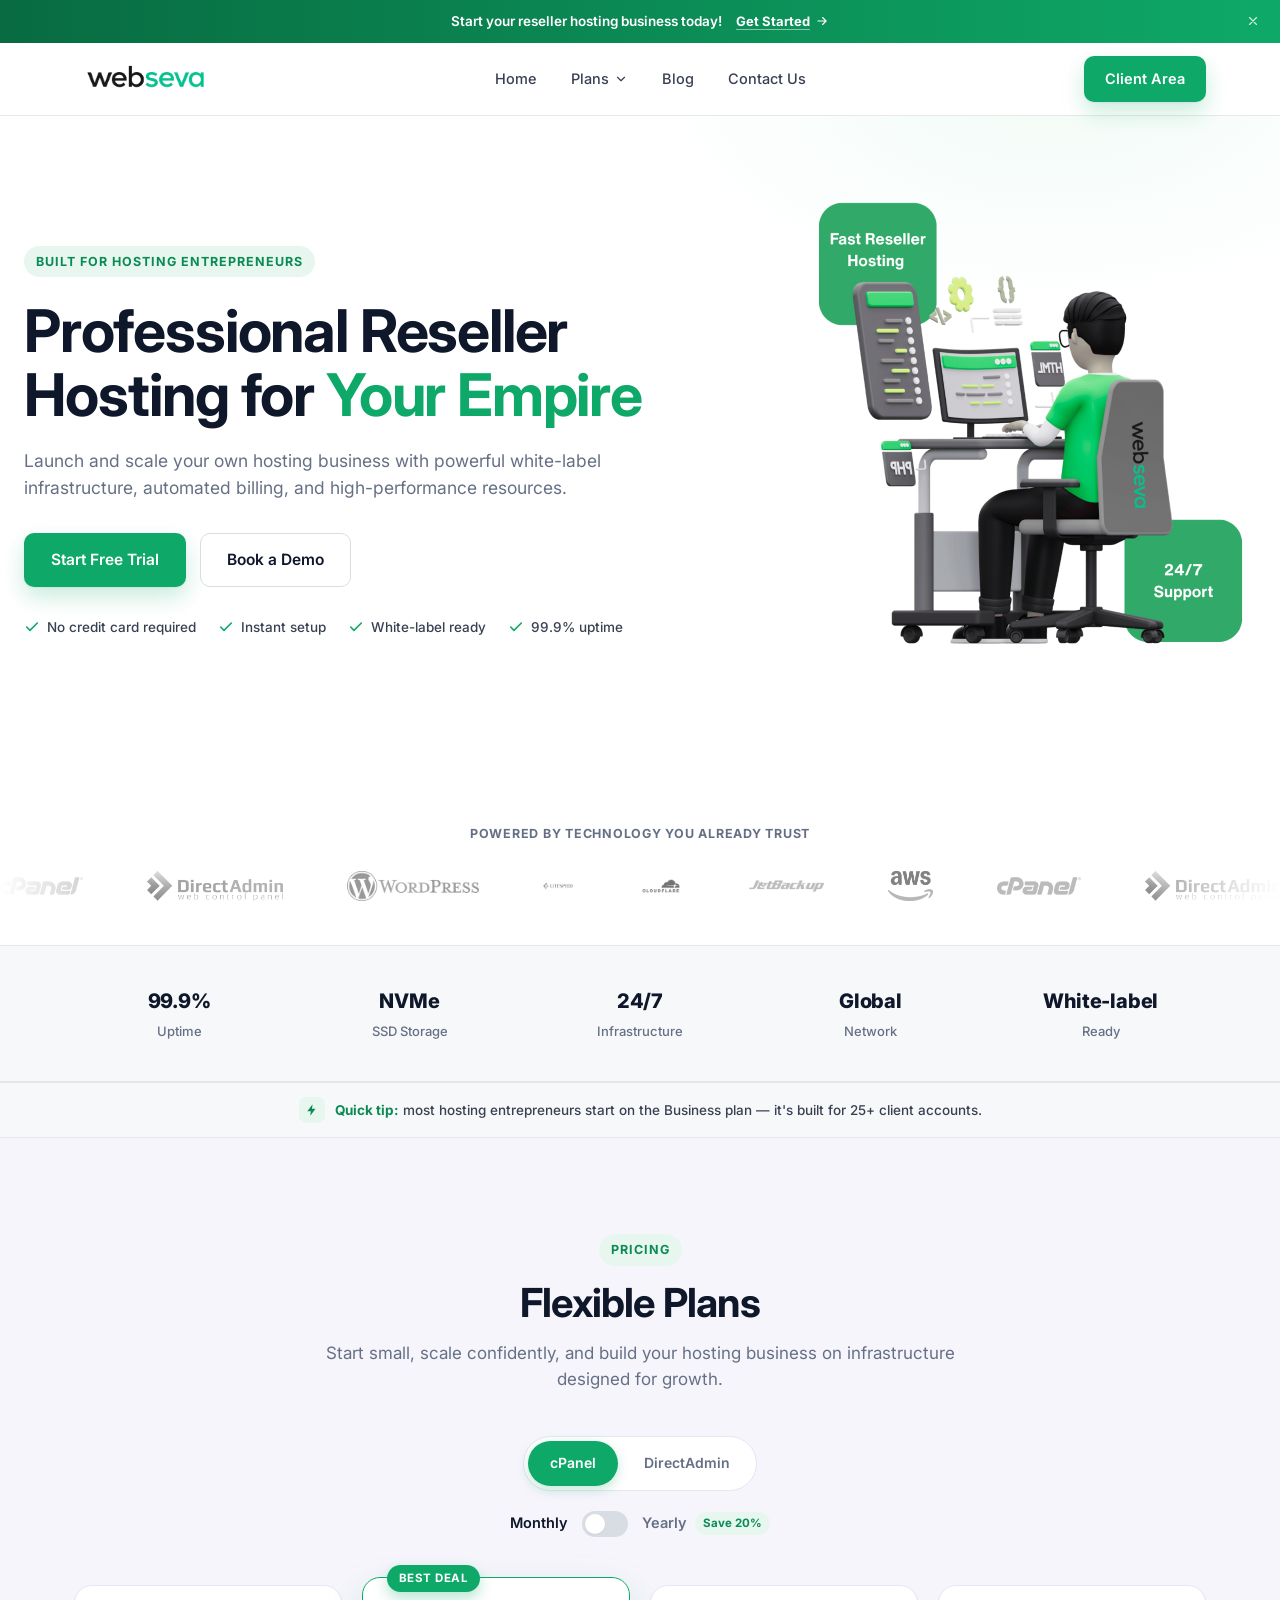
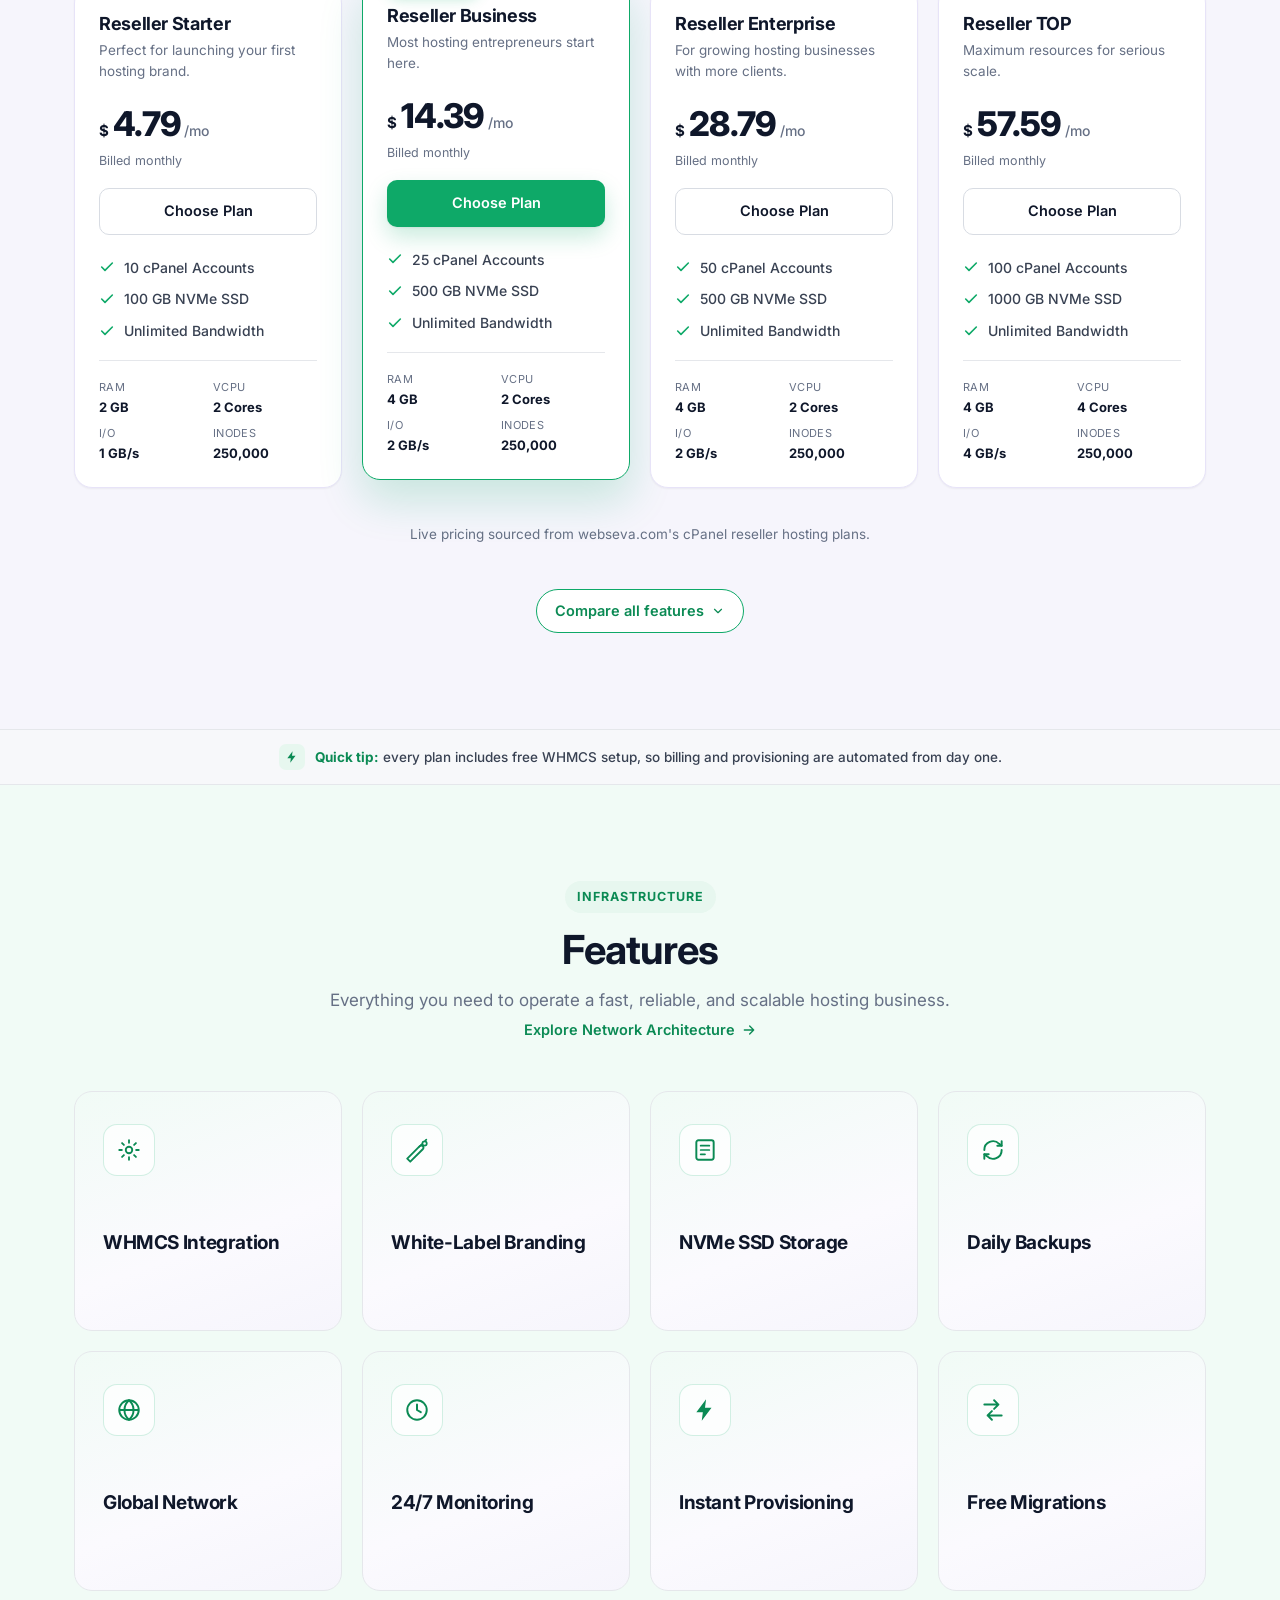
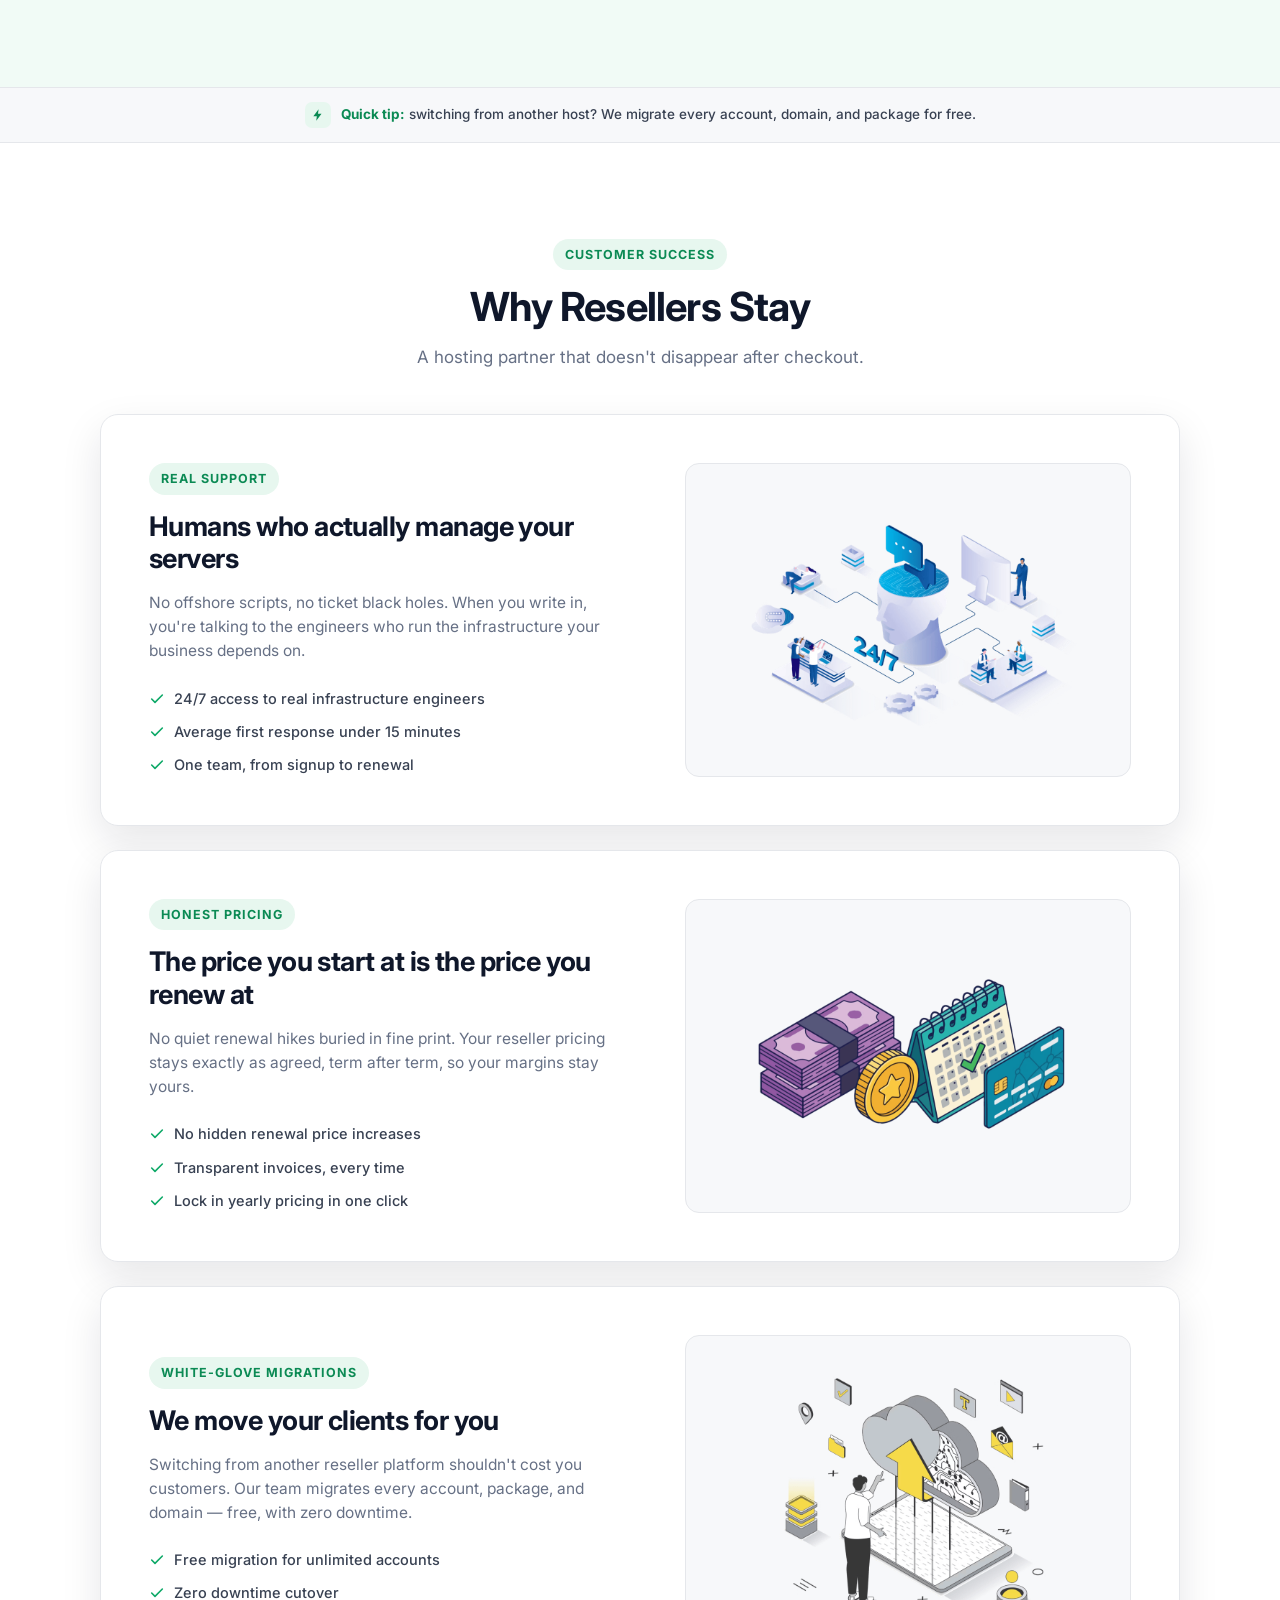
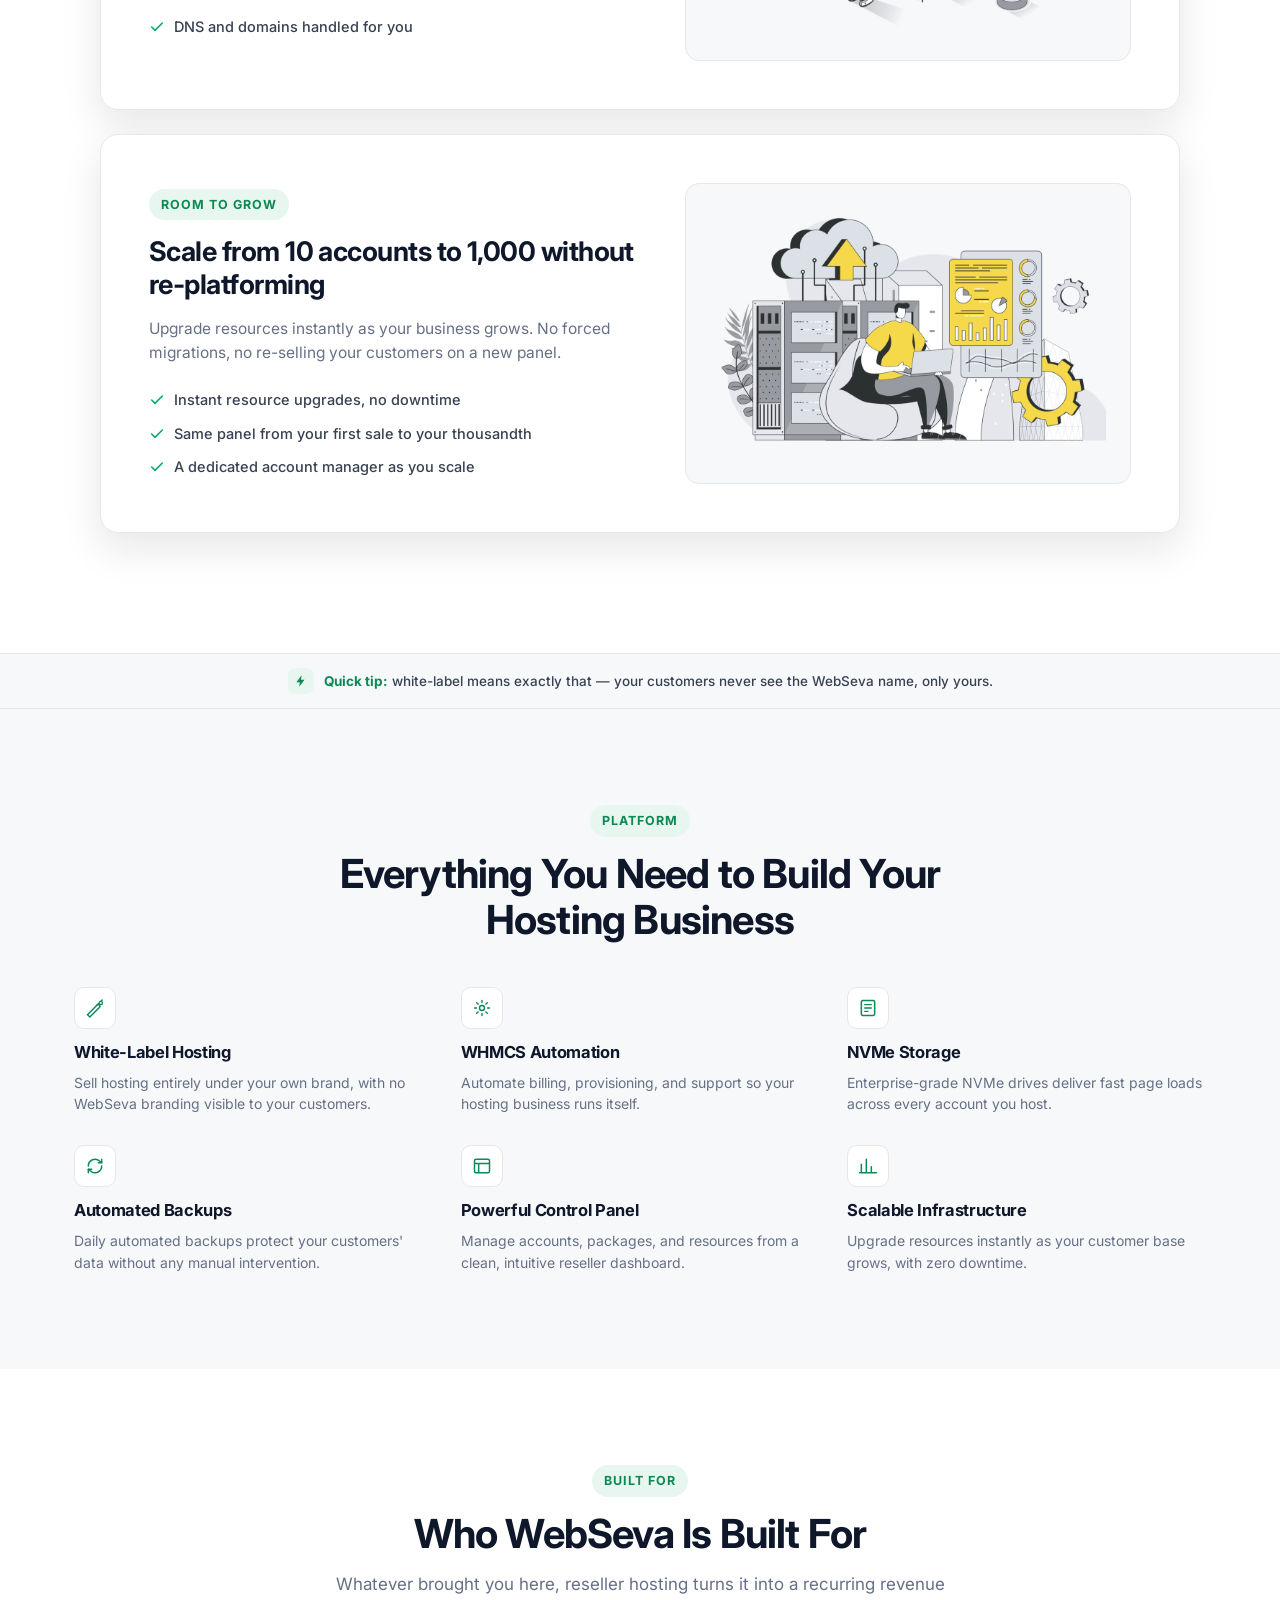
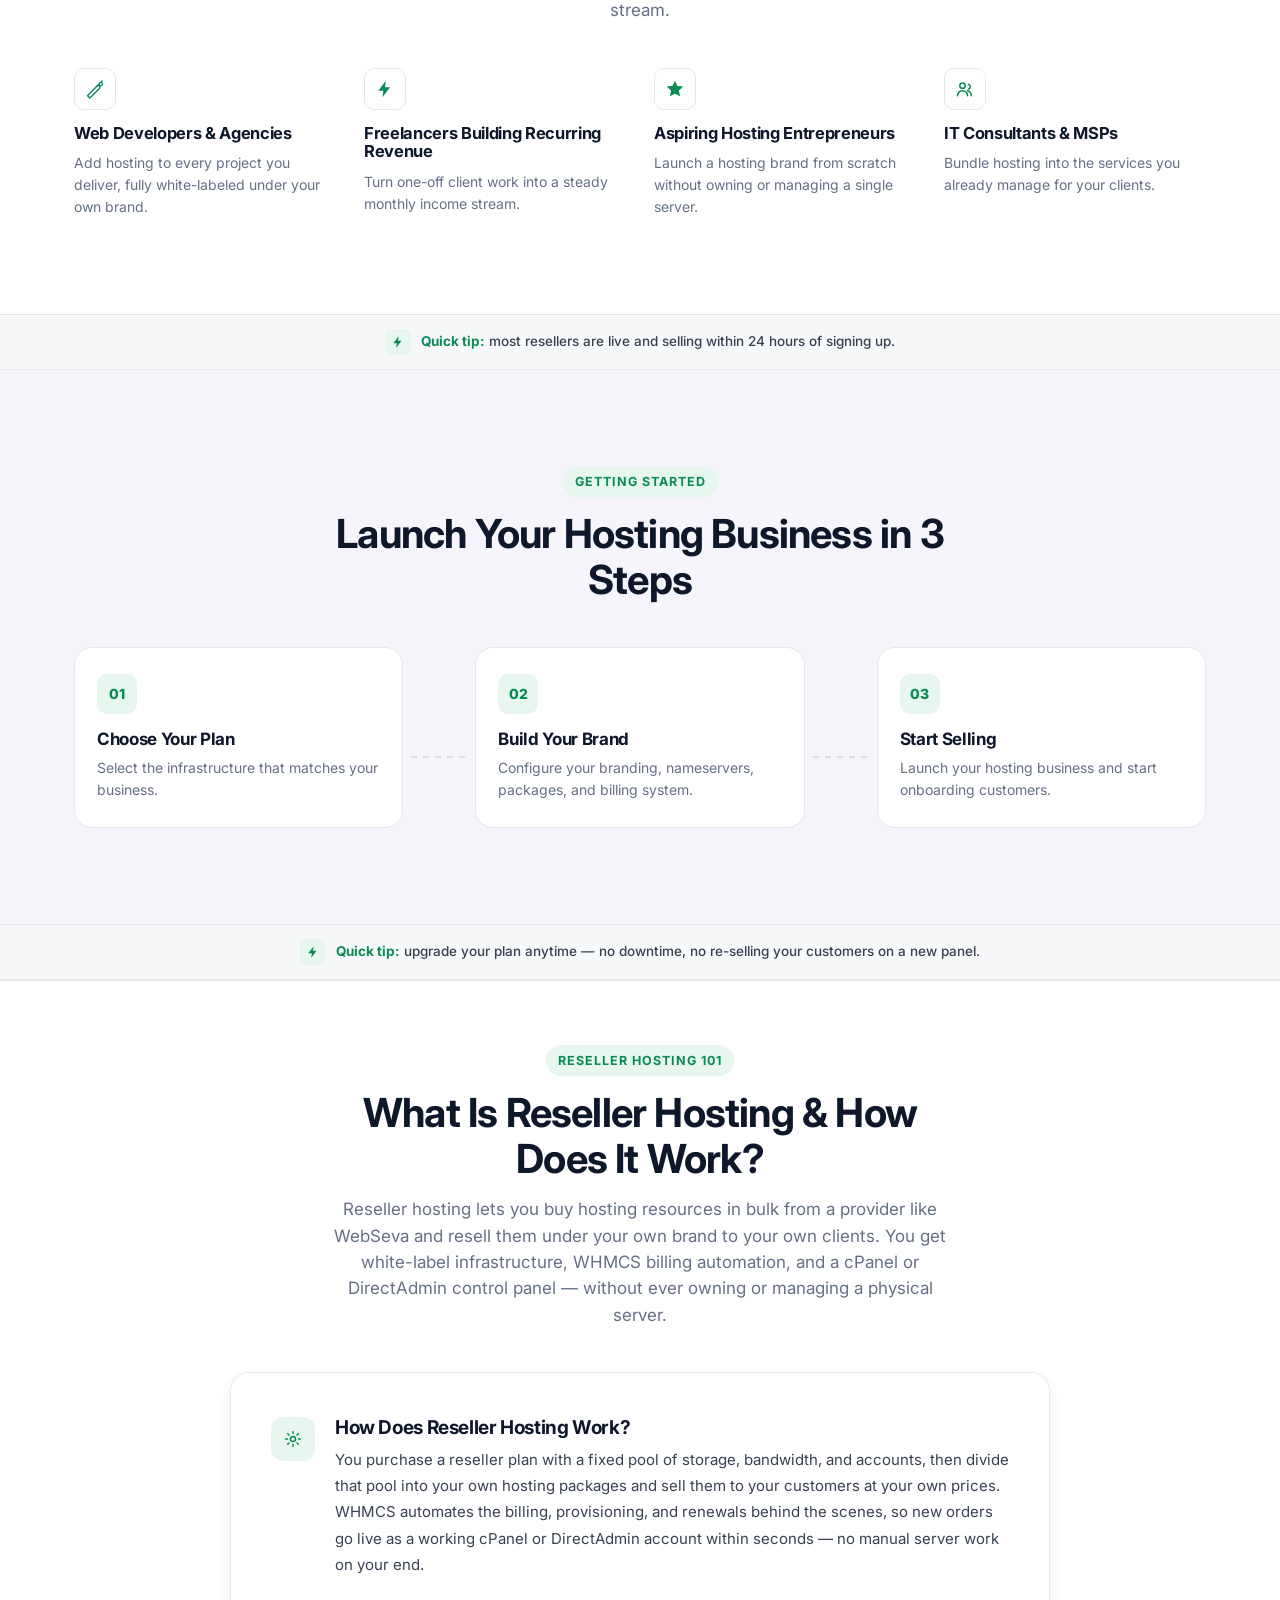
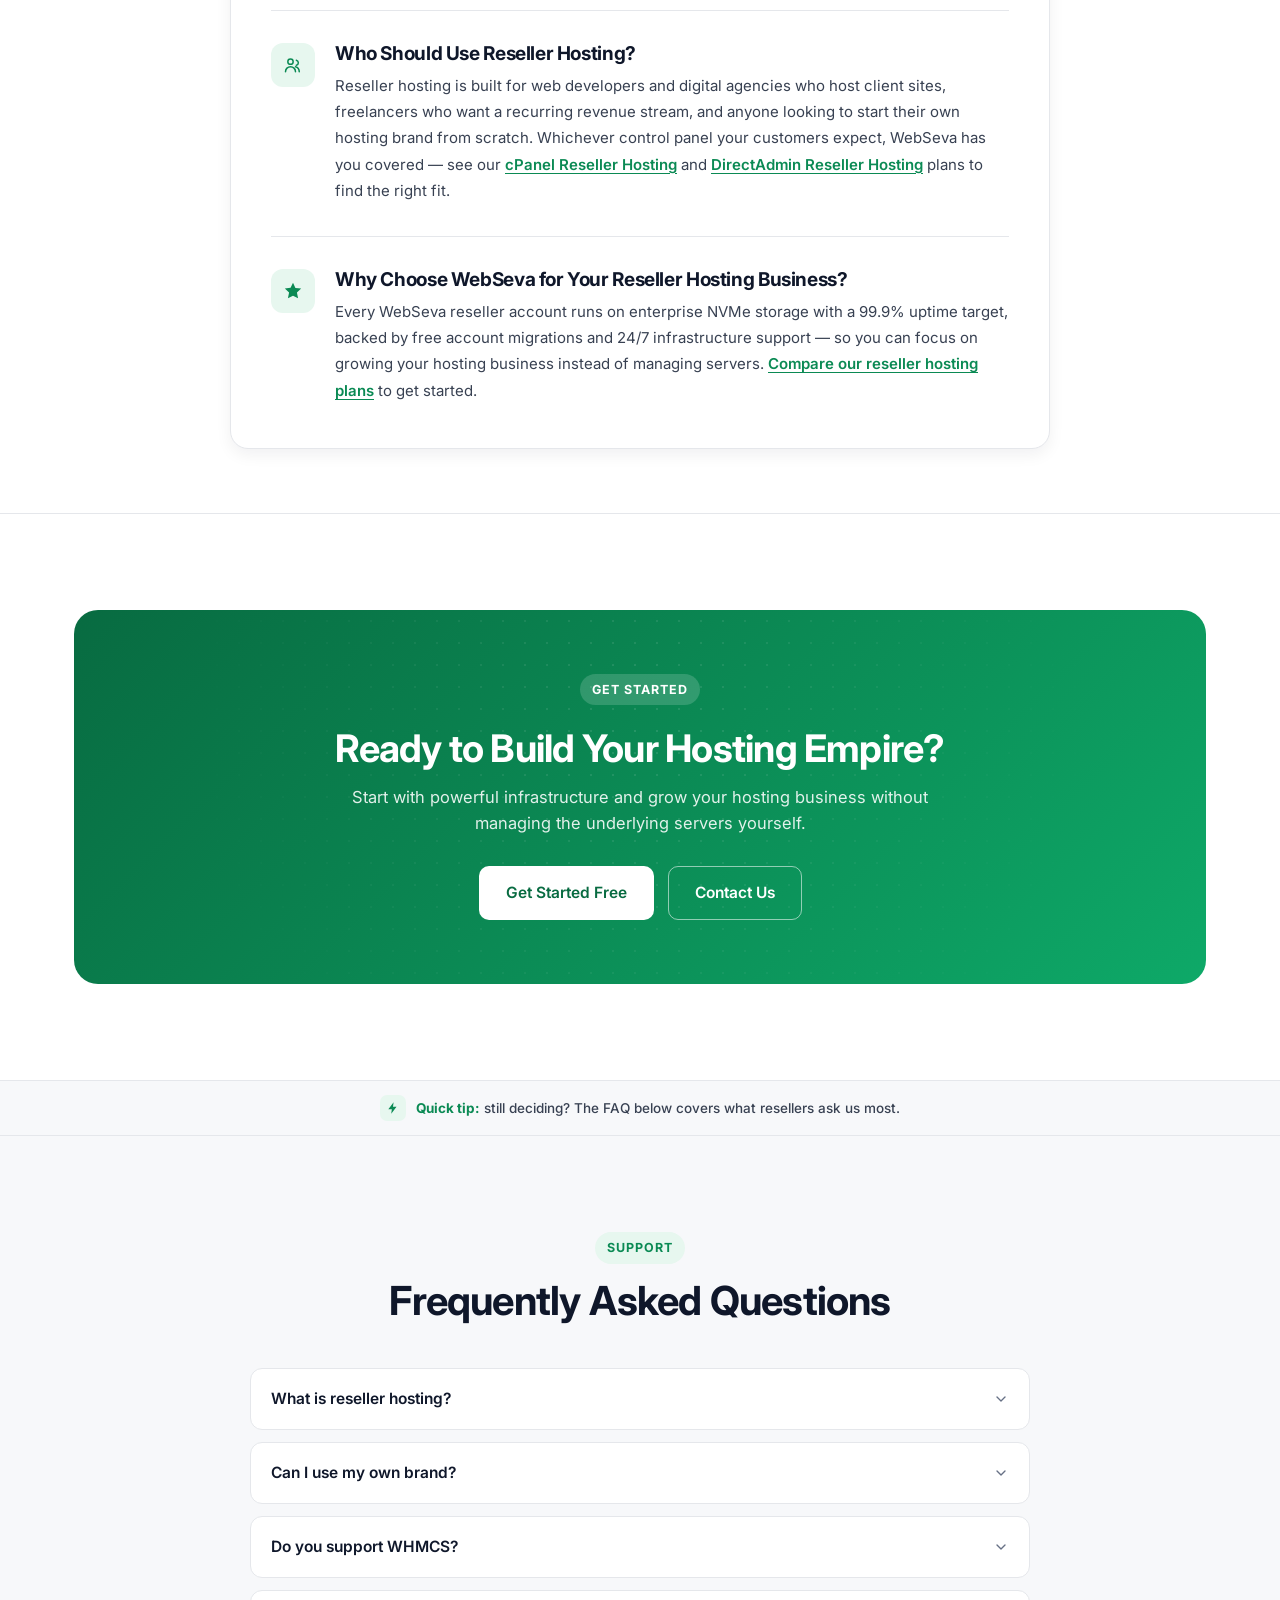
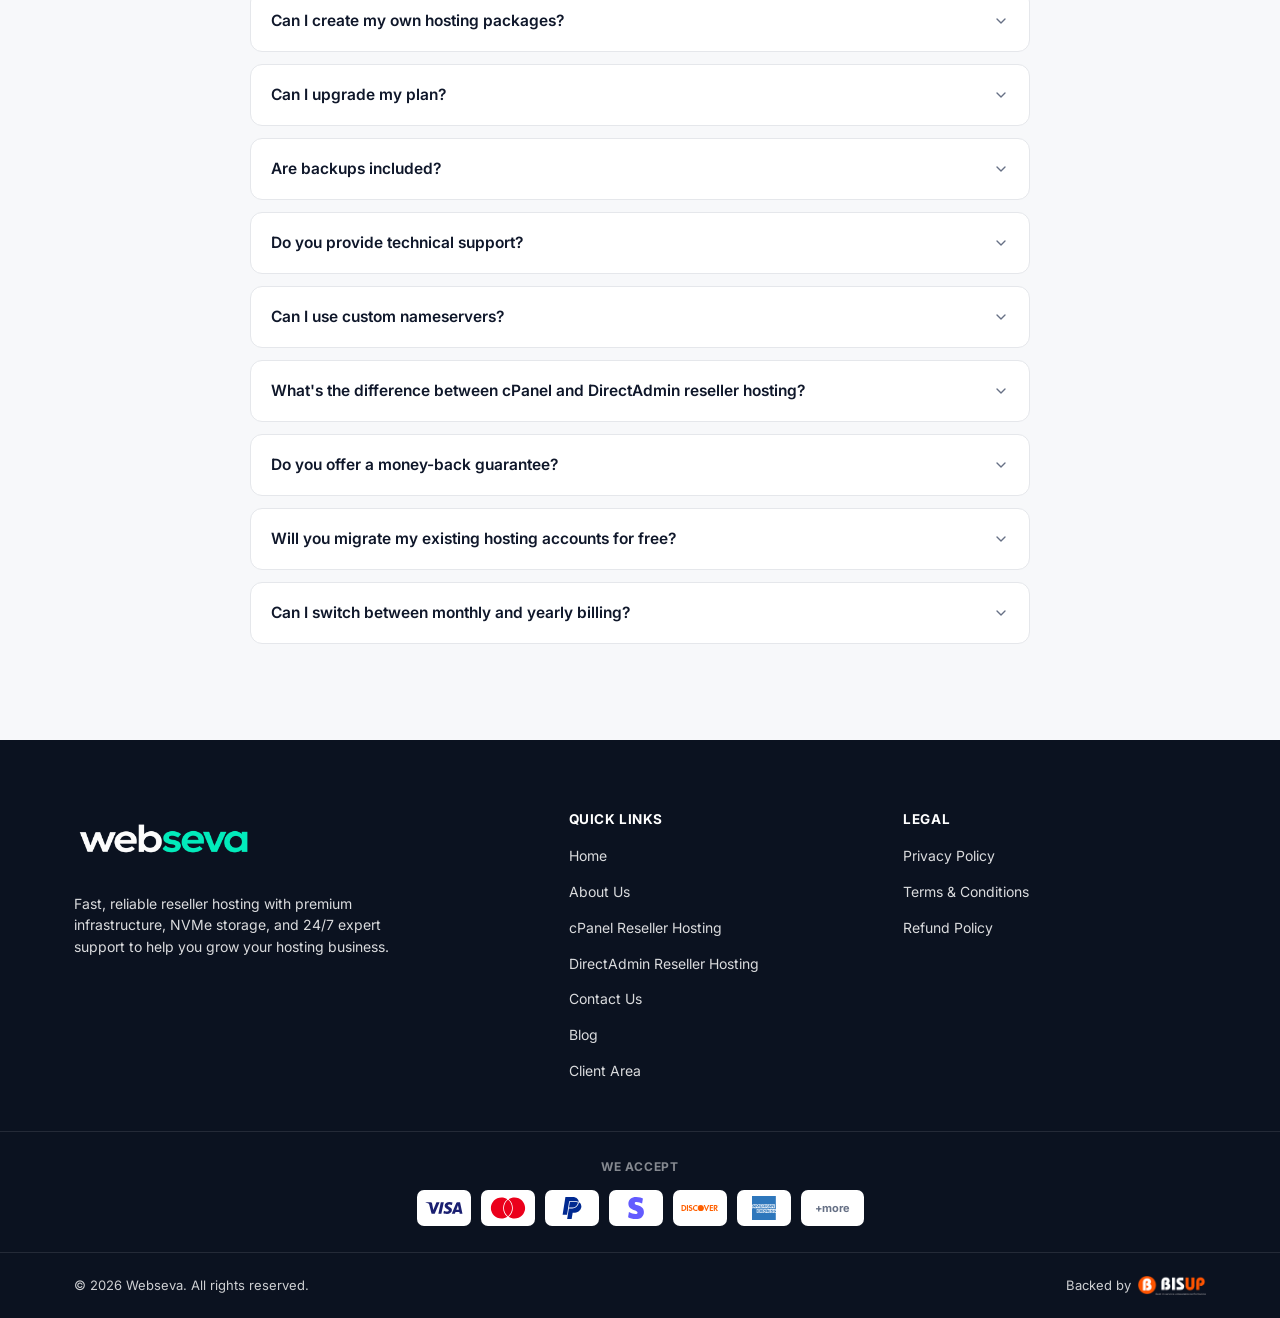
<file: index.html>
<!DOCTYPE html>
<html lang="en">
<head>
<meta charset="UTF-8">
<meta name="viewport" content="width=device-width, initial-scale=1.0">
<title>WebSeva — White-Label Reseller Hosting Infrastructure</title>
<meta name="description" content="WebSeva is the infrastructure behind your hosting business — white-label reseller hosting with NVMe SSD storage, WHMCS automation, and 99.9% uptime.">
<meta name="keywords" content="reseller hosting, white label reseller hosting, WHMCS reseller hosting, cPanel reseller hosting, hosting business, reseller hosting infrastructure">
<meta name="robots" content="index, follow">
<meta name="theme-color" content="#0EA968">

<!-- Open Graph -->
<meta property="og:type" content="website">
<meta property="og:site_name" content="WebSeva">
<meta property="og:title" content="WebSeva — White-Label Reseller Hosting Infrastructure">
<meta property="og:description" content="Launch and scale your own hosting business with white-label infrastructure, WHMCS automation, and NVMe-powered resources.">
<meta property="og:url" content="https://webseva.com/">
<meta property="og:image" content="https://webseva.com/img/hero.png">

<!-- Twitter Card -->
<meta name="twitter:card" content="summary_large_image">
<meta name="twitter:title" content="WebSeva — White-Label Reseller Hosting Infrastructure">
<meta name="twitter:description" content="Launch and scale your own hosting business with white-label infrastructure, WHMCS automation, and NVMe-powered resources.">
<meta name="twitter:image" content="https://webseva.com/img/hero.png">

<link rel="icon" type="image/x-icon" href="img/favicon/favicon.ico">
<link rel="icon" type="image/png" sizes="32x32" href="img/favicon/favicon-32x32.png">
<link rel="icon" type="image/png" sizes="16x16" href="img/favicon/favicon-16x16.png">
<link rel="apple-touch-icon" href="img/favicon/apple-touch-icon.png">
<link rel="manifest" href="img/favicon/site.webmanifest">
<link rel="canonical" href="https://webseva.com/">

<link rel="preconnect" href="https://fonts.googleapis.com">
<link rel="preconnect" href="https://fonts.gstatic.com" crossorigin>
<link href="https://fonts.googleapis.com/css2?family=Inter:wght@400;500;600;700;800&display=swap" rel="stylesheet">

<link rel="stylesheet" href="css/styles.css">

<script type="application/ld+json">
{
  "@context": "https://schema.org",
  "@type": "Organization",
  "name": "WebSeva",
  "description": "WebSeva provides white-label reseller hosting infrastructure with NVMe storage, WHMCS automation, and cPanel accounts for hosting entrepreneurs.",
  "url": "https://webseva.com/",
  "sameAs": []
}
</script>
<script type="application/ld+json">
{
  "@context": "https://schema.org",
  "@type": "FAQPage",
  "mainEntity": [
    {"@type": "Question", "name": "What is reseller hosting?", "acceptedAnswer": {"@type": "Answer", "text": "Reseller hosting lets you purchase hosting resources in bulk from WebSeva and resell them under your own brand to your own clients, without owning or managing physical servers."}},
    {"@type": "Question", "name": "Can I use my own brand?", "acceptedAnswer": {"@type": "Answer", "text": "Yes. WebSeva is fully white-label — your customers only ever see your brand, your domain, your nameservers, and your support channels."}},
    {"@type": "Question", "name": "Do you support WHMCS?", "acceptedAnswer": {"@type": "Answer", "text": "Yes. WebSeva integrates natively with WHMCS for automated billing, provisioning, and customer account management."}},
    {"@type": "Question", "name": "Can I create my own hosting packages?", "acceptedAnswer": {"@type": "Answer", "text": "Absolutely. You can define your own hosting packages, pricing tiers, and resource limits within your allocated reseller resources."}},
    {"@type": "Question", "name": "Can I upgrade my plan?", "acceptedAnswer": {"@type": "Answer", "text": "Yes, you can upgrade your plan at any time as your hosting business grows, with resources scaled instantly and no downtime."}},
    {"@type": "Question", "name": "Are backups included?", "acceptedAnswer": {"@type": "Answer", "text": "Yes, automated daily backups are included on every reseller plan to help protect your customers' data."}},
    {"@type": "Question", "name": "Do you provide technical support?", "acceptedAnswer": {"@type": "Answer", "text": "Yes, our infrastructure team provides 24/7 technical support so you can focus on growing your hosting business."}},
    {"@type": "Question", "name": "Can I use custom nameservers?", "acceptedAnswer": {"@type": "Answer", "text": "Yes, you can configure fully branded custom nameservers, such as ns1.yourbrand.com, for a completely white-label experience."}},
    {"@type": "Question", "name": "What's the difference between cPanel and DirectAdmin reseller hosting?", "acceptedAnswer": {"@type": "Answer", "text": "Both give you a white-label reseller hosting business — the difference is the control panel. cPanel is the most widely recognized panel in the industry, while DirectAdmin is lighter and more affordable to scale. Compare our cPanel Reseller Hosting and DirectAdmin Reseller Hosting plans to see which fits your business."}},
    {"@type": "Question", "name": "Do you offer a money-back guarantee?", "acceptedAnswer": {"@type": "Answer", "text": "Yes, every plan includes a 30-day money-back guarantee, so you can try WebSeva risk-free."}},
    {"@type": "Question", "name": "Will you migrate my existing hosting accounts for free?", "acceptedAnswer": {"@type": "Answer", "text": "Yes. Our team migrates your existing accounts, domains, and websites from your current host for free, with minimal downtime."}},
    {"@type": "Question", "name": "Can I switch between monthly and yearly billing?", "acceptedAnswer": {"@type": "Answer", "text": "Yes — you can switch between monthly and yearly billing anytime from your client area. Paying yearly saves you 17% compared to month-to-month billing."}}
  ]
}
</script>
</head>
<body>

<!-- ================= ICON SPRITE ================= -->
<svg xmlns="http://www.w3.org/2000/svg" style="display:none">
<symbol id="icon-check" viewBox="0 0 24 24"><path d="M20 6 9 17l-5-5" fill="none" stroke="currentColor" stroke-width="2.4" stroke-linecap="round" stroke-linejoin="round"/></symbol>
<symbol id="icon-menu" viewBox="0 0 24 24"><path d="M3 6h18M3 12h18M3 18h18" fill="none" stroke="currentColor" stroke-width="2" stroke-linecap="round"/></symbol>
<symbol id="icon-close" viewBox="0 0 24 24"><path d="M6 6l12 12M18 6 6 18" fill="none" stroke="currentColor" stroke-width="2" stroke-linecap="round"/></symbol>
<symbol id="icon-chevron-down" viewBox="0 0 24 24"><path d="m6 9 6 6 6-6" fill="none" stroke="currentColor" stroke-width="2" stroke-linecap="round" stroke-linejoin="round"/></symbol>
<symbol id="icon-arrow-right" viewBox="0 0 24 24"><path d="M5 12h14M13 6l6 6-6 6" fill="none" stroke="currentColor" stroke-width="2" stroke-linecap="round" stroke-linejoin="round"/></symbol>
<symbol id="icon-server" viewBox="0 0 24 24"><rect x="3" y="4" width="18" height="7" rx="1.6" fill="none" stroke="currentColor" stroke-width="1.8"/><rect x="3" y="13" width="18" height="7" rx="1.6" fill="none" stroke="currentColor" stroke-width="1.8"/><circle cx="7" cy="7.5" r="1" fill="currentColor"/><circle cx="7" cy="16.5" r="1" fill="currentColor"/></symbol>
<symbol id="icon-cpu" viewBox="0 0 24 24"><rect x="6" y="6" width="12" height="12" rx="1.6" fill="none" stroke="currentColor" stroke-width="1.8"/><rect x="9.5" y="9.5" width="5" height="5" fill="none" stroke="currentColor" stroke-width="1.6"/><path d="M9 2v3M15 2v3M9 19v3M15 19v3M2 9h3M2 15h3M19 9h3M19 15h3" stroke="currentColor" stroke-width="1.6" stroke-linecap="round"/></symbol>
<symbol id="icon-ram" viewBox="0 0 24 24"><rect x="3" y="8" width="18" height="8" rx="1.4" fill="none" stroke="currentColor" stroke-width="1.8"/><path d="M7 8V5M11 8V5M15 8V5M17 16v3M9 16v3M13 16v3" stroke="currentColor" stroke-width="1.6" stroke-linecap="round"/></symbol>
<symbol id="icon-nvme" viewBox="0 0 24 24"><rect x="4" y="3" width="16" height="18" rx="2" fill="none" stroke="currentColor" stroke-width="1.8"/><path d="M8 8h8M8 12h8M8 16h4" stroke="currentColor" stroke-width="1.6" stroke-linecap="round"/></symbol>
<symbol id="icon-bandwidth" viewBox="0 0 24 24"><path d="M3 12a9 9 0 0 1 18 0" fill="none" stroke="currentColor" stroke-width="1.8" stroke-linecap="round"/><path d="M12 12 8 8" stroke="currentColor" stroke-width="1.8" stroke-linecap="round"/><circle cx="12" cy="12" r="1.4" fill="currentColor"/></symbol>
<symbol id="icon-accounts" viewBox="0 0 24 24"><circle cx="9" cy="8" r="3.2" fill="none" stroke="currentColor" stroke-width="1.8"/><path d="M3 20c0-3.3 2.7-6 6-6s6 2.7 6 6" fill="none" stroke="currentColor" stroke-width="1.8" stroke-linecap="round"/><path d="M16 6.2a3.2 3.2 0 0 1 0 6.2M19.5 20c0-2.9-1.9-5.3-4.5-6" fill="none" stroke="currentColor" stroke-width="1.8" stroke-linecap="round"/></symbol>
<symbol id="icon-shield" viewBox="0 0 24 24"><path d="M12 3l7 3v6c0 4.5-3 7.8-7 9-4-1.2-7-4.5-7-9V6l7-3Z" fill="none" stroke="currentColor" stroke-width="1.8" stroke-linejoin="round"/><path d="m9 12 2 2 4-4" fill="none" stroke="currentColor" stroke-width="1.8" stroke-linecap="round" stroke-linejoin="round"/></symbol>
<symbol id="icon-globe" viewBox="0 0 24 24"><circle cx="12" cy="12" r="9" fill="none" stroke="currentColor" stroke-width="1.8"/><path d="M3 12h18M12 3c2.8 2.4 4.2 5.5 4.2 9s-1.4 6.6-4.2 9c-2.8-2.4-4.2-5.5-4.2-9S9.2 5.4 12 3Z" fill="none" stroke="currentColor" stroke-width="1.8"/></symbol>
<symbol id="icon-clock" viewBox="0 0 24 24"><circle cx="12" cy="12" r="9" fill="none" stroke="currentColor" stroke-width="1.8"/><path d="M12 7v5l3.5 2" fill="none" stroke="currentColor" stroke-width="1.8" stroke-linecap="round" stroke-linejoin="round"/></symbol>
<symbol id="icon-whitelabel" viewBox="0 0 24 24"><path d="M3 20 14.5 8.5a2 2 0 0 1 2.8 0l0 0a2 2 0 0 1 0 2.8L5.8 22.8 3 20Z" fill="none" stroke="currentColor" stroke-width="1.7" stroke-linejoin="round"/><path d="M14 9 17 6M19 4l1.6-1.6M19 4a2 2 0 1 1-2 2 2 2 0 0 1 2-2Z" fill="none" stroke="currentColor" stroke-width="1.6" stroke-linecap="round" stroke-linejoin="round"/></symbol>
<symbol id="icon-whmcs" viewBox="0 0 24 24"><circle cx="12" cy="12" r="3" fill="none" stroke="currentColor" stroke-width="1.7"/><path d="M12 3v2.4M12 18.6V21M21 12h-2.4M5.4 12H3M18.4 5.6l-1.7 1.7M7.3 16.7l-1.7 1.7M18.4 18.4l-1.7-1.7M7.3 7.3 5.6 5.6" stroke="currentColor" stroke-width="1.7" stroke-linecap="round"/></symbol>
<symbol id="icon-backup" viewBox="0 0 24 24"><path d="M4 12a8 8 0 0 1 13.7-5.7L20 8" fill="none" stroke="currentColor" stroke-width="1.8" stroke-linecap="round"/><path d="M20 4v4h-4" fill="none" stroke="currentColor" stroke-width="1.8" stroke-linecap="round" stroke-linejoin="round"/><path d="M20 12a8 8 0 0 1-13.7 5.7L4 16" fill="none" stroke="currentColor" stroke-width="1.8" stroke-linecap="round"/><path d="M4 20v-4h4" fill="none" stroke="currentColor" stroke-width="1.8" stroke-linecap="round" stroke-linejoin="round"/></symbol>
<symbol id="icon-panel" viewBox="0 0 24 24"><rect x="3" y="4" width="18" height="16" rx="1.8" fill="none" stroke="currentColor" stroke-width="1.8"/><path d="M3 9h18M8 9v11" stroke="currentColor" stroke-width="1.8"/></symbol>
<symbol id="icon-scale" viewBox="0 0 24 24"><path d="M4 20V10M10 20V4M16 20v-7M22 20H2" fill="none" stroke="currentColor" stroke-width="1.8" stroke-linecap="round" stroke-linejoin="round"/></symbol>
<symbol id="icon-star" viewBox="0 0 24 24"><path d="m12 2 2.9 6.3 6.9.8-5.1 4.8 1.4 6.9L12 17.6l-6.1 3.2 1.4-6.9L2.2 9l6.9-.8L12 2Z" fill="currentColor"/></symbol>
<symbol id="icon-twitter" viewBox="0 0 24 24"><path d="M20 5.9c-.7.3-1.4.5-2.2.6a3.8 3.8 0 0 0 1.7-2.1c-.8.5-1.6.8-2.5 1a3.8 3.8 0 0 0-6.5 3.5A10.8 10.8 0 0 1 3 4.9a3.9 3.9 0 0 0 1.2 5.2c-.6 0-1.2-.2-1.7-.5v.1a3.9 3.9 0 0 0 3.1 3.8 3.9 3.9 0 0 1-1.7.1 3.9 3.9 0 0 0 3.6 2.7A7.7 7.7 0 0 1 2 17.7a10.9 10.9 0 0 0 5.9 1.7c7 0 10.9-5.9 10.9-11v-.5c.8-.5 1.4-1.2 1.9-2Z" fill="currentColor"/></symbol>
<symbol id="icon-github" viewBox="0 0 24 24"><path d="M12 2a10 10 0 0 0-3.2 19.5c.5.1.7-.2.7-.5v-1.8c-2.8.6-3.4-1.3-3.4-1.3-.4-1.2-1-1.5-1-1.5-.9-.6.1-.6.1-.6 1 .1 1.5 1 1.5 1 .9 1.5 2.3 1.1 2.9.8.1-.7.3-1.1.6-1.3-2.2-.3-4.6-1.1-4.6-5 0-1.1.4-2 1-2.7-.1-.3-.5-1.3.1-2.6 0 0 .8-.3 2.7 1a9.4 9.4 0 0 1 5 0c1.9-1.3 2.7-1 2.7-1 .6 1.3.2 2.3.1 2.6.6.7 1 1.6 1 2.7 0 3.9-2.4 4.7-4.6 5 .3.3.6.9.6 1.8v2.6c0 .3.2.6.7.5A10 10 0 0 0 12 2Z" fill="currentColor"/></symbol>
<symbol id="icon-linkedin" viewBox="0 0 24 24"><path d="M4.5 3.5a2 2 0 1 0 0 4 2 2 0 0 0 0-4ZM3 9.5h3v11H3v-11ZM10 9.5h2.9v1.5h.04c.4-.8 1.5-1.7 3-1.7 3.2 0 3.8 2.1 3.8 4.9v6.3h-3v-5.6c0-1.3 0-3-1.8-3s-2.1 1.4-2.1 2.9v5.7H10v-11Z" fill="currentColor"/></symbol>
<symbol id="icon-mail" viewBox="0 0 24 24"><rect x="3" y="5" width="18" height="14" rx="2" fill="none" stroke="currentColor" stroke-width="1.7"/><path d="m4 7 8 6 8-6" fill="none" stroke="currentColor" stroke-width="1.7" stroke-linecap="round" stroke-linejoin="round"/></symbol>
<symbol id="icon-bolt" viewBox="0 0 24 24"><path d="M13 2 4 14h6l-1 8 9-12h-6l1-8Z" fill="currentColor"/></symbol>
<symbol id="icon-transfer" viewBox="0 0 24 24"><path d="M4 7h13M13 3l4 4-4 4" fill="none" stroke="currentColor" stroke-width="1.8" stroke-linecap="round" stroke-linejoin="round"/><path d="M20 17H7M11 21l-4-4 4-4" fill="none" stroke="currentColor" stroke-width="1.8" stroke-linecap="round" stroke-linejoin="round"/></symbol>
</svg>

<div class="site-top" id="siteTop">

<!-- ================= PROMO BANNER ================= -->
<div class="promo-banner" id="promoBanner">
  <div class="container promo-banner-inner">
    <p>Start your reseller hosting business today!</p>
    <a href="#pricing" class="promo-banner-cta">Get Started <svg width="14" height="14"><use href="#icon-arrow-right"/></svg></a>
  </div>
  <button class="promo-banner-close" id="promoBannerClose" aria-label="Dismiss banner">
    <svg width="14" height="14"><use href="#icon-close"/></svg>
  </button>
</div>

<!-- ================= HEADER ================= -->
<header class="site-header" id="siteHeader">
  <div class="container header-inner">
    <a href="#hero" class="logo" aria-label="WebSeva home">
      <img src="img/logo.png" alt="WebSeva" class="logo-img">
    </a>

    <nav class="main-nav" id="mainNav" aria-label="Primary">
      <ul>
        <li><a class="nav-link" href="#hero">Home</a></li>
        <li class="has-dropdown">
          <button class="nav-link dropdown-toggle" aria-expanded="false" aria-haspopup="true">
            Plans <svg class="chev" width="14" height="14"><use href="#icon-chevron-down"/></svg>
          </button>
          <div class="dropdown-menu">
            <a href="directadmin-reseller-hosting.html">
              <svg width="18" height="18"><use href="#icon-panel"/></svg>
              <span><strong>DirectAdmin Reseller Hosting</strong><small>Affordable &amp; easy to manage</small></span>
            </a>
            <a href="cpanel-reseller-hosting.html">
              <svg width="18" height="18"><use href="#icon-server"/></svg>
              <span><strong>cPanel Reseller Hosting</strong><small>The industry-standard panel</small></span>
            </a>
          </div>
        </li>
        <li><a class="nav-link" href="/blog">Blog</a></li>
        <li><a class="nav-link" href="mailto:contact@webseva.com">Contact Us</a></li>
      </ul>
    </nav>

    <div class="header-actions">
      <a href="https://my.bisup.com" class="btn btn-primary">Client Area</a>
      <button class="nav-toggle" id="navToggle" aria-label="Open menu" aria-expanded="false" aria-controls="mobileDrawer">
        <svg width="22" height="22"><use href="#icon-menu"/></svg>
      </button>
    </div>
  </div>

</header>

</div>

<!-- Mobile drawer: kept as a direct child of body (not inside .site-header) because .site-header has
     backdrop-filter, which creates a new containing block for position:fixed descendants. Nesting the
     drawer inside it made the drawer fix itself relative to the header instead of the viewport, so it
     didn't stay pinned full-screen while the page scrolled. -->
<div class="mobile-drawer" id="mobileDrawer">
  <div class="mobile-drawer-head">
    <img src="img/logo.png" alt="WebSeva" class="logo-img">
    <button class="nav-toggle" id="navClose" aria-label="Close menu">
      <svg width="22" height="22"><use href="#icon-close"/></svg>
    </button>
  </div>
  <ul class="mobile-nav-list">
    <li><a href="#hero">Home</a></li>
    <li><a href="directadmin-reseller-hosting.html">DirectAdmin Reseller Hosting</a></li>
    <li><a href="cpanel-reseller-hosting.html">cPanel Reseller Hosting</a></li>
    <li><a href="/blog">Blog</a></li>
    <li><a href="mailto:contact@webseva.com">Contact Us</a></li>
  </ul>
  <div class="mobile-drawer-actions">
    <a href="https://my.bisup.com" class="btn btn-primary btn-block">Client Area</a>
  </div>
</div>
<div class="drawer-backdrop" id="drawerBackdrop"></div>

<main id="about">

<!-- ================= HERO ================= -->
<section class="hero" id="hero">
  <div class="container hero-grid">
    <div class="hero-copy">
      <p class="eyebrow">Built for hosting entrepreneurs</p>
      <h1>Professional Reseller Hosting for <span class="text-accent">Your Empire</span></h1>
      <p class="hero-sub">Launch and scale your own hosting business with powerful white-label infrastructure, automated billing, and high-performance resources.</p>
      <div class="hero-cta">
        <a href="#pricing" class="btn btn-primary btn-lg">Start Free Trial</a>
        <a href="mailto:contact@webseva.com?subject=Demo%20Request" class="btn btn-outline btn-lg">Book a Demo</a>
      </div>
      <ul class="trust-inline">
        <li><svg width="16" height="16"><use href="#icon-check"/></svg>No credit card required</li>
        <li><svg width="16" height="16"><use href="#icon-check"/></svg>Instant setup</li>
        <li><svg width="16" height="16"><use href="#icon-check"/></svg>White-label ready</li>
        <li><svg width="16" height="16"><use href="#icon-check"/></svg>99.9% uptime</li>
      </ul>
    </div>

    <div class="hero-visual">
      <img src="img/hero.png" alt="Illustration of a hosting entrepreneur managing their reseller business, backed by WebSeva infrastructure" class="hero-visual-img">
    </div>
  </div>
</section>

<!-- ================= LOGO MARQUEE ================= -->
<section class="logo-marquee-section" aria-label="Technology we run on">
  <div class="container">
    <p class="logo-marquee-label">Powered by technology you already trust</p>
  </div>
  <div class="logo-marquee">
    <div class="logo-marquee-track">
      <div class="logo-marquee-group">
        <img src="img/cpanel.png" alt="cPanel" class="logo-marquee-img">
        <img src="img/directadmin.png" alt="DirectAdmin" class="logo-marquee-img">
        <img src="img/wordpress.png" alt="WordPress" class="logo-marquee-img">
        <img src="img/litespeed.png" alt="LiteSpeed" class="logo-marquee-img">
        <img src="img/cloudflare.png" alt="Cloudflare" class="logo-marquee-img">
        <img src="img/jetbackup.png" alt="JetBackup" class="logo-marquee-img">
        <img src="img/aws.png" alt="AWS" class="logo-marquee-img">
      </div>
      <div class="logo-marquee-group" aria-hidden="true">
        <img src="img/cpanel.png" alt="" class="logo-marquee-img">
        <img src="img/directadmin.png" alt="" class="logo-marquee-img">
        <img src="img/wordpress.png" alt="" class="logo-marquee-img">
        <img src="img/litespeed.png" alt="" class="logo-marquee-img">
        <img src="img/cloudflare.png" alt="" class="logo-marquee-img">
        <img src="img/jetbackup.png" alt="" class="logo-marquee-img">
        <img src="img/aws.png" alt="" class="logo-marquee-img">
      </div>
    </div>
  </div>
</section>

<!-- ================= TRUST STRIP ================= -->
<section class="trust-strip" aria-label="Infrastructure highlights">
  <div class="container trust-strip-inner">
    <div class="trust-item">
      <span class="trust-value">99.9%</span>
      <span class="trust-label">Uptime</span>
    </div>
    <div class="trust-item">
      <span class="trust-value">NVMe</span>
      <span class="trust-label">SSD Storage</span>
    </div>
    <div class="trust-item">
      <span class="trust-value">24/7</span>
      <span class="trust-label">Infrastructure</span>
    </div>
    <div class="trust-item">
      <span class="trust-value">Global</span>
      <span class="trust-label">Network</span>
    </div>
    <div class="trust-item">
      <span class="trust-value">White-label</span>
      <span class="trust-label">Ready</span>
    </div>
  </div>
</section>

<div class="tip-strip">
  <div class="container tip-strip-inner">
    <span class="tip-strip-icon"><svg width="14" height="14"><use href="#icon-bolt"/></svg></span>
    <p><strong>Quick tip:</strong> most hosting entrepreneurs start on the Business plan — it's built for 25+ client accounts.</p>
  </div>
</div>

<!-- ================= PRICING ================= -->
<section class="pricing" id="pricing">
  <div class="container">
    <div class="section-head">
      <span class="eyebrow">Pricing</span>
      <h2>Flexible Plans</h2>
      <p>Start small, scale confidently, and build your hosting business on infrastructure designed for growth.</p>
    </div>

    <div class="product-switch">
      <div class="product-switch-group" role="tablist" aria-label="Choose control panel">
        <button type="button" class="product-switch-btn is-active" data-product="cpanel" role="tab" aria-selected="true">cPanel</button>
        <button type="button" class="product-switch-btn" data-product="directadmin" role="tab" aria-selected="false">DirectAdmin</button>
      </div>
    </div>

    <div class="billing-switch">
      <span class="billing-label is-active" data-billing-label="monthly">Monthly</span>
      <button class="switch" id="billingSwitch" role="switch" aria-checked="false" aria-label="Toggle yearly billing">
        <span class="switch-knob"></span>
      </button>
      <span class="billing-label" data-billing-label="yearly">Yearly <em class="save-tag">Save 20%</em></span>
    </div>

    <div class="pricing-grid" id="pricingGrid">

      <article class="price-card">
        <h3 class="price-name">Reseller Starter</h3>
        <p class="price-desc">Perfect for launching your first hosting brand.</p>
        <div class="price-amount">
          <span class="price-currency">$</span>
          <span class="price-number" data-monthly="4.79">4.79</span>
          <span class="price-period">/mo</span>
        </div>
        <p class="price-billed-note" data-note>Billed monthly</p>
        <a href="https://my.bisup.com/store/reseller-hosting/reseller-50" target="_blank" rel="noopener noreferrer" class="btn btn-outline btn-block">Choose Plan</a>
        <ul class="price-features">
          <li><svg width="16" height="16"><use href="#icon-check"/></svg>10 cPanel Accounts</li>
          <li><svg width="16" height="16"><use href="#icon-check"/></svg>100 GB NVMe SSD</li>
          <li><svg width="16" height="16"><use href="#icon-check"/></svg>Unlimited Bandwidth</li>
        </ul>
        <div class="price-resources">
          <div><span>RAM</span><strong>2 GB</strong></div>
          <div><span>vCPU</span><strong>2 Cores</strong></div>
          <div><span>I/O</span><strong>1 GB/s</strong></div>
          <div><span>Inodes</span><strong>250,000</strong></div>
        </div>
      </article>

      <article class="price-card price-card--featured">
        <span class="price-badge">Best Deal</span>
        <h3 class="price-name">Reseller Business</h3>
        <p class="price-desc">Most hosting entrepreneurs start here.</p>
        <div class="price-amount">
          <span class="price-currency">$</span>
          <span class="price-number" data-monthly="14.39">14.39</span>
          <span class="price-period">/mo</span>
        </div>
        <p class="price-billed-note" data-note>Billed monthly</p>
        <a href="https://my.bisup.com/store/reseller-hosting/reseller-500" target="_blank" rel="noopener noreferrer" class="btn btn-primary btn-block">Choose Plan</a>
        <ul class="price-features">
          <li><svg width="16" height="16"><use href="#icon-check"/></svg>25 cPanel Accounts</li>
          <li><svg width="16" height="16"><use href="#icon-check"/></svg>500 GB NVMe SSD</li>
          <li><svg width="16" height="16"><use href="#icon-check"/></svg>Unlimited Bandwidth</li>
        </ul>
        <div class="price-resources">
          <div><span>RAM</span><strong>4 GB</strong></div>
          <div><span>vCPU</span><strong>2 Cores</strong></div>
          <div><span>I/O</span><strong>2 GB/s</strong></div>
          <div><span>Inodes</span><strong>250,000</strong></div>
        </div>
      </article>

      <article class="price-card">
        <h3 class="price-name">Reseller Enterprise</h3>
        <p class="price-desc">For growing hosting businesses with more clients.</p>
        <div class="price-amount">
          <span class="price-currency">$</span>
          <span class="price-number" data-monthly="28.79">28.79</span>
          <span class="price-period">/mo</span>
        </div>
        <p class="price-billed-note" data-note>Billed monthly</p>
        <a href="https://my.bisup.com/store/reseller-hosting/reseller-unlimited" target="_blank" rel="noopener noreferrer" class="btn btn-outline btn-block">Choose Plan</a>
        <ul class="price-features">
          <li><svg width="16" height="16"><use href="#icon-check"/></svg>50 cPanel Accounts</li>
          <li><svg width="16" height="16"><use href="#icon-check"/></svg>500 GB NVMe SSD</li>
          <li><svg width="16" height="16"><use href="#icon-check"/></svg>Unlimited Bandwidth</li>
        </ul>
        <div class="price-resources">
          <div><span>RAM</span><strong>4 GB</strong></div>
          <div><span>vCPU</span><strong>2 Cores</strong></div>
          <div><span>I/O</span><strong>2 GB/s</strong></div>
          <div><span>Inodes</span><strong>250,000</strong></div>
        </div>
      </article>

      <article class="price-card">
        <h3 class="price-name">Reseller TOP</h3>
        <p class="price-desc">Maximum resources for serious scale.</p>
        <div class="price-amount">
          <span class="price-currency">$</span>
          <span class="price-number" data-monthly="57.59">57.59</span>
          <span class="price-period">/mo</span>
        </div>
        <p class="price-billed-note" data-note>Billed monthly</p>
        <a href="https://my.bisup.com/store/reseller-hosting/top" target="_blank" rel="noopener noreferrer" class="btn btn-outline btn-block">Choose Plan</a>
        <ul class="price-features">
          <li><svg width="16" height="16"><use href="#icon-check"/></svg>100 cPanel Accounts</li>
          <li><svg width="16" height="16"><use href="#icon-check"/></svg>1000 GB NVMe SSD</li>
          <li><svg width="16" height="16"><use href="#icon-check"/></svg>Unlimited Bandwidth</li>
        </ul>
        <div class="price-resources">
          <div><span>RAM</span><strong>4 GB</strong></div>
          <div><span>vCPU</span><strong>4 Cores</strong></div>
          <div><span>I/O</span><strong>4 GB/s</strong></div>
          <div><span>Inodes</span><strong>250,000</strong></div>
        </div>
      </article>

    </div>

    <p class="pricing-footnote" id="pricingSource">Live pricing sourced from webseva.com's cPanel reseller hosting plans.</p>

    <details class="compare-details">
      <summary>Compare all features <svg width="14" height="14"><use href="#icon-chevron-down"/></svg></summary>
      <p class="compare-scroll-hint"><svg width="14" height="14"><use href="#icon-arrow-right"/></svg>Swipe to see the full comparison</p>
      <div class="compare-table-wrap">
        <table class="compare-table">
          <thead>
            <tr>
              <th>Feature</th>
              <th>Starter</th>
              <th>Business</th>
              <th>Enterprise</th>
              <th>TOP</th>
            </tr>
          </thead>
          <tbody>
            <tr><td>cPanel Accounts</td><td>10</td><td>25</td><td>50</td><td>100</td></tr>
            <tr><td>NVMe SSD Storage</td><td>100 GB</td><td>500 GB</td><td>500 GB</td><td>1000 GB</td></tr>
            <tr><td>Bandwidth</td><td>Unlimited</td><td>Unlimited</td><td>Unlimited</td><td>Unlimited</td></tr>
            <tr><td>RAM</td><td>2 GB</td><td>4 GB</td><td>4 GB</td><td>4 GB</td></tr>
            <tr><td>vCPU Cores</td><td>2</td><td>2</td><td>2</td><td>4</td></tr>
            <tr><td>I/O Throughput</td><td>1 GB/s</td><td>2 GB/s</td><td>2 GB/s</td><td>4 GB/s</td></tr>
            <tr><td>Inode Limit</td><td>250,000</td><td>250,000</td><td>250,000</td><td>250,000</td></tr>
            <tr><td>White-label &amp; WHMCS</td><td colspan="4">Included on every plan</td></tr>
          </tbody>
        </table>
      </div>
    </details>
  </div>
</section>

<div class="tip-strip">
  <div class="container tip-strip-inner">
    <span class="tip-strip-icon"><svg width="14" height="14"><use href="#icon-bolt"/></svg></span>
    <p><strong>Quick tip:</strong> every plan includes free WHMCS setup, so billing and provisioning are automated from day one.</p>
  </div>
</div>

<!-- ================= INFRASTRUCTURE ================= -->
<section class="infrastructure" id="infrastructure">
  <div class="container">
    <div class="section-head">
      <span class="eyebrow">Infrastructure</span>
      <h2>Features</h2>
      <p>Everything you need to operate a fast, reliable, and scalable hosting business.</p>
      <a href="#how-it-works" class="link-arrow">Explore Network Architecture <svg width="16" height="16"><use href="#icon-arrow-right"/></svg></a>
    </div>

    <div class="infra-tiles">
      <article class="infra-tile" tabindex="0">
        <div class="infra-tile-icon"><svg width="26" height="26"><use href="#icon-whmcs"/></svg></div>
        <h3>WHMCS Integration</h3>
        <p class="infra-tile-desc">Billing, provisioning, suspensions, and renewals — automated end to end, so orders go live without anyone touching a keyboard.</p>
      </article>
      <article class="infra-tile" tabindex="0">
        <div class="infra-tile-icon"><svg width="26" height="26"><use href="#icon-whitelabel"/></svg></div>
        <h3>White-Label Branding</h3>
        <p class="infra-tile-desc">Custom nameservers, a customer-facing panel, and zero WebSeva branding anywhere your clients look.</p>
      </article>
      <article class="infra-tile" tabindex="0">
        <div class="infra-tile-icon"><svg width="26" height="26"><use href="#icon-nvme"/></svg></div>
        <h3>NVMe SSD Storage</h3>
        <p class="infra-tile-desc">Every account runs on enterprise NVMe drives, not spinning disks — so customer sites stay fast under real traffic.</p>
      </article>
      <article class="infra-tile" tabindex="0">
        <div class="infra-tile-icon"><svg width="26" height="26"><use href="#icon-backup"/></svg></div>
        <h3>Daily Backups</h3>
        <p class="infra-tile-desc">Automated daily snapshots run quietly in the background, so you're always close to a clean restore point.</p>
      </article>
      <article class="infra-tile" tabindex="0">
        <div class="infra-tile-icon"><svg width="26" height="26"><use href="#icon-globe"/></svg></div>
        <h3>Global Network</h3>
        <p class="infra-tile-desc">Points of presence chosen for low latency, so customer sites load fast wherever their visitors are.</p>
      </article>
      <article class="infra-tile" tabindex="0">
        <div class="infra-tile-icon"><svg width="26" height="26"><use href="#icon-clock"/></svg></div>
        <h3>24/7 Monitoring</h3>
        <p class="infra-tile-desc">Every server is watched around the clock, with issues caught and fixed before your customers notice.</p>
      </article>
      <article class="infra-tile" tabindex="0">
        <div class="infra-tile-icon"><svg width="26" height="26"><use href="#icon-bolt"/></svg></div>
        <h3>Instant Provisioning</h3>
        <p class="infra-tile-desc">New orders go from checkout to a live cPanel account in seconds, with zero manual setup.</p>
      </article>
      <article class="infra-tile" tabindex="0">
        <div class="infra-tile-icon"><svg width="26" height="26"><use href="#icon-transfer"/></svg></div>
        <h3>Free Migrations</h3>
        <p class="infra-tile-desc">Bring your existing clients over from another host — our team moves every account for you, at no cost.</p>
      </article>
    </div>
  </div>
</section>

<div class="tip-strip">
  <div class="container tip-strip-inner">
    <span class="tip-strip-icon"><svg width="14" height="14"><use href="#icon-bolt"/></svg></span>
    <p><strong>Quick tip:</strong> switching from another host? We migrate every account, domain, and package for free.</p>
  </div>
</div>

<!-- ================= WHY RESELLERS STAY ================= -->
<section class="stay" id="why-resellers-stay">
  <div class="container">
    <div class="section-head">
      <span class="eyebrow">Customer success</span>
      <h2>Why Resellers Stay</h2>
      <p>A hosting partner that doesn't disappear after checkout.</p>
    </div>

    <div class="stack-wrap">

      <article class="stack-card" style="--i:0">
        <div class="stack-copy">
          <span class="eyebrow">Real support</span>
          <h3>Humans who actually manage your servers</h3>
          <p>No offshore scripts, no ticket black holes. When you write in, you're talking to the engineers who run the infrastructure your business depends on.</p>
          <ul class="stack-list">
            <li><svg width="16" height="16"><use href="#icon-check"/></svg>24/7 access to real infrastructure engineers</li>
            <li><svg width="16" height="16"><use href="#icon-check"/></svg>Average first response under 15 minutes</li>
            <li><svg width="16" height="16"><use href="#icon-check"/></svg>One team, from signup to renewal</li>
          </ul>
        </div>
        <div class="stack-visual">
          <img src="img/card4.png" alt="Illustration of a 24/7 support team helping a reseller's customer" class="stack-visual-img">
        </div>
      </article>

      <article class="stack-card" style="--i:1">
        <div class="stack-copy">
          <span class="eyebrow">Honest pricing</span>
          <h3>The price you start at is the price you renew at</h3>
          <p>No quiet renewal hikes buried in fine print. Your reseller pricing stays exactly as agreed, term after term, so your margins stay yours.</p>
          <ul class="stack-list">
            <li><svg width="16" height="16"><use href="#icon-check"/></svg>No hidden renewal price increases</li>
            <li><svg width="16" height="16"><use href="#icon-check"/></svg>Transparent invoices, every time</li>
            <li><svg width="16" height="16"><use href="#icon-check"/></svg>Lock in yearly pricing in one click</li>
          </ul>
        </div>
        <div class="stack-visual">
          <img src="img/card1.png" alt="Illustration of cash, a coin, a billing calendar, and a payment card representing predictable pricing" class="stack-visual-img">
        </div>
      </article>

      <article class="stack-card" style="--i:2">
        <div class="stack-copy">
          <span class="eyebrow">White-glove migrations</span>
          <h3>We move your clients for you</h3>
          <p>Switching from another reseller platform shouldn't cost you customers. Our team migrates every account, package, and domain — free, with zero downtime.</p>
          <ul class="stack-list">
            <li><svg width="16" height="16"><use href="#icon-check"/></svg>Free migration for unlimited accounts</li>
            <li><svg width="16" height="16"><use href="#icon-check"/></svg>Zero downtime cutover</li>
            <li><svg width="16" height="16"><use href="#icon-check"/></svg>DNS and domains handled for you</li>
          </ul>
        </div>
        <div class="stack-visual">
          <img src="img/card3.png" alt="Illustration of a person uploading accounts and files to the cloud during a migration" class="stack-visual-img">
        </div>
      </article>

      <article class="stack-card" style="--i:3">
        <div class="stack-copy">
          <span class="eyebrow">Room to grow</span>
          <h3>Scale from 10 accounts to 1,000 without re-platforming</h3>
          <p>Upgrade resources instantly as your business grows. No forced migrations, no re-selling your customers on a new panel.</p>
          <ul class="stack-list">
            <li><svg width="16" height="16"><use href="#icon-check"/></svg>Instant resource upgrades, no downtime</li>
            <li><svg width="16" height="16"><use href="#icon-check"/></svg>Same panel from your first sale to your thousandth</li>
            <li><svg width="16" height="16"><use href="#icon-check"/></svg>A dedicated account manager as you scale</li>
          </ul>
        </div>
        <div class="stack-visual">
          <img src="img/card2.png" alt="Illustration of server racks, cloud sync, and an analytics dashboard representing scalable infrastructure" class="stack-visual-img">
        </div>
      </article>

    </div>
  </div>
</section>

<div class="tip-strip">
  <div class="container tip-strip-inner">
    <span class="tip-strip-icon"><svg width="14" height="14"><use href="#icon-bolt"/></svg></span>
    <p><strong>Quick tip:</strong> white-label means exactly that — your customers never see the WebSeva name, only yours.</p>
  </div>
</div>

<!-- ================= FEATURE GRID ================= -->
<section class="features">
  <div class="container">
    <div class="section-head">
      <span class="eyebrow">Platform</span>
      <h2>Everything You Need to Build Your Hosting Business</h2>
    </div>
    <div class="feature-grid">
      <div class="feature-item">
        <div class="feature-icon"><svg width="20" height="20"><use href="#icon-whitelabel"/></svg></div>
        <h3>White-Label Hosting</h3>
        <p>Sell hosting entirely under your own brand, with no WebSeva branding visible to your customers.</p>
      </div>
      <div class="feature-item">
        <div class="feature-icon"><svg width="20" height="20"><use href="#icon-whmcs"/></svg></div>
        <h3>WHMCS Automation</h3>
        <p>Automate billing, provisioning, and support so your hosting business runs itself.</p>
      </div>
      <div class="feature-item">
        <div class="feature-icon"><svg width="20" height="20"><use href="#icon-nvme"/></svg></div>
        <h3>NVMe Storage</h3>
        <p>Enterprise-grade NVMe drives deliver fast page loads across every account you host.</p>
      </div>
      <div class="feature-item">
        <div class="feature-icon"><svg width="20" height="20"><use href="#icon-backup"/></svg></div>
        <h3>Automated Backups</h3>
        <p>Daily automated backups protect your customers' data without any manual intervention.</p>
      </div>
      <div class="feature-item">
        <div class="feature-icon"><svg width="20" height="20"><use href="#icon-panel"/></svg></div>
        <h3>Powerful Control Panel</h3>
        <p>Manage accounts, packages, and resources from a clean, intuitive reseller dashboard.</p>
      </div>
      <div class="feature-item">
        <div class="feature-icon"><svg width="20" height="20"><use href="#icon-scale"/></svg></div>
        <h3>Scalable Infrastructure</h3>
        <p>Upgrade resources instantly as your customer base grows, with zero downtime.</p>
      </div>
    </div>
  </div>
</section>

<!-- ================= WHO IT'S FOR ================= -->
<section>
  <div class="container">
    <div class="section-head">
      <span class="eyebrow">Built for</span>
      <h2>Who WebSeva Is Built For</h2>
      <p>Whatever brought you here, reseller hosting turns it into a recurring revenue stream.</p>
    </div>
    <div class="feature-grid feature-grid-4col">
      <div class="feature-item">
        <div class="feature-icon"><svg width="20" height="20"><use href="#icon-whitelabel"/></svg></div>
        <h3>Web Developers &amp; Agencies</h3>
        <p>Add hosting to every project you deliver, fully white-labeled under your own brand.</p>
      </div>
      <div class="feature-item">
        <div class="feature-icon"><svg width="20" height="20"><use href="#icon-bolt"/></svg></div>
        <h3>Freelancers Building Recurring Revenue</h3>
        <p>Turn one-off client work into a steady monthly income stream.</p>
      </div>
      <div class="feature-item">
        <div class="feature-icon"><svg width="20" height="20"><use href="#icon-star"/></svg></div>
        <h3>Aspiring Hosting Entrepreneurs</h3>
        <p>Launch a hosting brand from scratch without owning or managing a single server.</p>
      </div>
      <div class="feature-item">
        <div class="feature-icon"><svg width="20" height="20"><use href="#icon-accounts"/></svg></div>
        <h3>IT Consultants &amp; MSPs</h3>
        <p>Bundle hosting into the services you already manage for your clients.</p>
      </div>
    </div>
  </div>
</section>

<div class="tip-strip">
  <div class="container tip-strip-inner">
    <span class="tip-strip-icon"><svg width="14" height="14"><use href="#icon-bolt"/></svg></span>
    <p><strong>Quick tip:</strong> most resellers are live and selling within 24 hours of signing up.</p>
  </div>
</div>

<!-- ================= HOW IT WORKS ================= -->
<section class="how-it-works" id="how-it-works">
  <div class="container">
    <div class="section-head">
      <span class="eyebrow">Getting started</span>
      <h2>Launch Your Hosting Business in 3 Steps</h2>
    </div>
    <div class="steps">
      <div class="step">
        <div class="step-num">01</div>
        <h3>Choose Your Plan</h3>
        <p>Select the infrastructure that matches your business.</p>
      </div>
      <div class="step-connector" aria-hidden="true"></div>
      <div class="step">
        <div class="step-num">02</div>
        <h3>Build Your Brand</h3>
        <p>Configure your branding, nameservers, packages, and billing system.</p>
      </div>
      <div class="step-connector" aria-hidden="true"></div>
      <div class="step">
        <div class="step-num">03</div>
        <h3>Start Selling</h3>
        <p>Launch your hosting business and start onboarding customers.</p>
      </div>
    </div>
  </div>
</section>

<div class="tip-strip">
  <div class="container tip-strip-inner">
    <span class="tip-strip-icon"><svg width="14" height="14"><use href="#icon-bolt"/></svg></span>
    <p><strong>Quick tip:</strong> upgrade your plan anytime — no downtime, no re-selling your customers on a new panel.</p>
  </div>
</div>

<!-- ================= EXPLAINER ================= -->
<section class="explainer" id="what-is-reseller-hosting">
  <div class="container">
    <div class="section-head">
      <span class="eyebrow">Reseller Hosting 101</span>
      <h2>What Is Reseller Hosting &amp; How Does It Work?</h2>
      <p>Reseller hosting lets you buy hosting resources in bulk from a provider like WebSeva and resell them under your own brand to your own clients. You get white-label infrastructure, WHMCS billing automation, and a cPanel or DirectAdmin control panel — without ever owning or managing a physical server.</p>
    </div>

    <div class="explainer-panel">
      <div class="explainer-item">
        <div class="explainer-item-icon"><svg width="20" height="20"><use href="#icon-whmcs"/></svg></div>
        <div>
          <h3>How Does Reseller Hosting Work?</h3>
          <p>You purchase a reseller plan with a fixed pool of storage, bandwidth, and accounts, then divide that pool into your own hosting packages and sell them to your customers at your own prices. WHMCS automates the billing, provisioning, and renewals behind the scenes, so new orders go live as a working cPanel or DirectAdmin account within seconds — no manual server work on your end.</p>
        </div>
      </div>
      <div class="explainer-item">
        <div class="explainer-item-icon"><svg width="20" height="20"><use href="#icon-accounts"/></svg></div>
        <div>
          <h3>Who Should Use Reseller Hosting?</h3>
          <p>Reseller hosting is built for web developers and digital agencies who host client sites, freelancers who want a recurring revenue stream, and anyone looking to start their own hosting brand from scratch. Whichever control panel your customers expect, WebSeva has you covered — see our <a href="cpanel-reseller-hosting.html">cPanel Reseller Hosting</a> and <a href="directadmin-reseller-hosting.html">DirectAdmin Reseller Hosting</a> plans to find the right fit.</p>
        </div>
      </div>
      <div class="explainer-item">
        <div class="explainer-item-icon"><svg width="20" height="20"><use href="#icon-star"/></svg></div>
        <div>
          <h3>Why Choose WebSeva for Your Reseller Hosting Business?</h3>
          <p>Every WebSeva reseller account runs on enterprise NVMe storage with a 99.9% uptime target, backed by free account migrations and 24/7 infrastructure support — so you can focus on growing your hosting business instead of managing servers. <a href="#pricing">Compare our reseller hosting plans</a> to get started.</p>
        </div>
      </div>
    </div>
  </div>
</section>

<!-- ================= CTA ================= -->
<section class="cta-section">
  <div class="container">
    <div class="cta-box">
      <div class="cta-pattern" aria-hidden="true"></div>
      <div class="cta-content">
        <span class="eyebrow">Get started</span>
        <h2>Ready to Build Your Hosting Empire?</h2>
        <p>Start with powerful infrastructure and grow your hosting business without managing the underlying servers yourself.</p>
        <div class="cta-actions">
          <a href="#pricing" class="btn btn-white btn-lg">Get Started Free</a>
          <a href="mailto:contact@webseva.com" class="btn btn-outline-white btn-lg">Contact Us</a>
        </div>
      </div>
    </div>
  </div>
</section>

<div class="tip-strip">
  <div class="container tip-strip-inner">
    <span class="tip-strip-icon"><svg width="14" height="14"><use href="#icon-bolt"/></svg></span>
    <p><strong>Quick tip:</strong> still deciding? The FAQ below covers what resellers ask us most.</p>
  </div>
</div>

<!-- ================= FAQ ================= -->
<section class="faq" id="faq">
  <div class="container">
    <div class="section-head">
      <span class="eyebrow">Support</span>
      <h2>Frequently Asked Questions</h2>
    </div>
    <div class="faq-list">
      <div class="faq-item">
        <button class="faq-question" aria-expanded="false">
          What is reseller hosting?
          <svg width="16" height="16"><use href="#icon-chevron-down"/></svg>
        </button>
        <div class="faq-answer"><p>Reseller hosting lets you purchase hosting resources in bulk from WebSeva and resell them under your own brand to your own clients, without owning or managing physical servers.</p></div>
      </div>
      <div class="faq-item">
        <button class="faq-question" aria-expanded="false">
          Can I use my own brand?
          <svg width="16" height="16"><use href="#icon-chevron-down"/></svg>
        </button>
        <div class="faq-answer"><p>Yes. WebSeva is fully white-label — your customers only ever see your brand, your domain, your nameservers, and your support channels.</p></div>
      </div>
      <div class="faq-item">
        <button class="faq-question" aria-expanded="false">
          Do you support WHMCS?
          <svg width="16" height="16"><use href="#icon-chevron-down"/></svg>
        </button>
        <div class="faq-answer"><p>Yes. WebSeva integrates natively with WHMCS for automated billing, provisioning, and customer account management.</p></div>
      </div>
      <div class="faq-item">
        <button class="faq-question" aria-expanded="false">
          Can I create my own hosting packages?
          <svg width="16" height="16"><use href="#icon-chevron-down"/></svg>
        </button>
        <div class="faq-answer"><p>Absolutely. You can define your own hosting packages, pricing tiers, and resource limits within your allocated reseller resources.</p></div>
      </div>
      <div class="faq-item">
        <button class="faq-question" aria-expanded="false">
          Can I upgrade my plan?
          <svg width="16" height="16"><use href="#icon-chevron-down"/></svg>
        </button>
        <div class="faq-answer"><p>Yes, you can upgrade your plan at any time as your hosting business grows, with resources scaled instantly and no downtime.</p></div>
      </div>
      <div class="faq-item">
        <button class="faq-question" aria-expanded="false">
          Are backups included?
          <svg width="16" height="16"><use href="#icon-chevron-down"/></svg>
        </button>
        <div class="faq-answer"><p>Yes, automated daily backups are included on every reseller plan to help protect your customers' data.</p></div>
      </div>
      <div class="faq-item">
        <button class="faq-question" aria-expanded="false">
          Do you provide technical support?
          <svg width="16" height="16"><use href="#icon-chevron-down"/></svg>
        </button>
        <div class="faq-answer"><p>Yes, our infrastructure team provides 24/7 technical support so you can focus on growing your hosting business.</p></div>
      </div>
      <div class="faq-item">
        <button class="faq-question" aria-expanded="false">
          Can I use custom nameservers?
          <svg width="16" height="16"><use href="#icon-chevron-down"/></svg>
        </button>
        <div class="faq-answer"><p>Yes, you can configure fully branded custom nameservers, such as ns1.yourbrand.com, for a completely white-label experience.</p></div>
      </div>
      <div class="faq-item">
        <button class="faq-question" aria-expanded="false">
          What's the difference between cPanel and DirectAdmin reseller hosting?
          <svg width="16" height="16"><use href="#icon-chevron-down"/></svg>
        </button>
        <div class="faq-answer"><p>Both give you a white-label reseller hosting business — the difference is the control panel. cPanel is the most widely recognized panel in the industry, while DirectAdmin is lighter and more affordable to scale. Compare our <a href="cpanel-reseller-hosting.html">cPanel Reseller Hosting</a> and <a href="directadmin-reseller-hosting.html">DirectAdmin Reseller Hosting</a> plans to see which fits your business.</p></div>
      </div>
      <div class="faq-item">
        <button class="faq-question" aria-expanded="false">
          Do you offer a money-back guarantee?
          <svg width="16" height="16"><use href="#icon-chevron-down"/></svg>
        </button>
        <div class="faq-answer"><p>Yes, every plan includes a 30-day money-back guarantee, so you can try WebSeva risk-free.</p></div>
      </div>
      <div class="faq-item">
        <button class="faq-question" aria-expanded="false">
          Will you migrate my existing hosting accounts for free?
          <svg width="16" height="16"><use href="#icon-chevron-down"/></svg>
        </button>
        <div class="faq-answer"><p>Yes. Our team migrates your existing accounts, domains, and websites from your current host for free, with minimal downtime.</p></div>
      </div>
      <div class="faq-item">
        <button class="faq-question" aria-expanded="false">
          Can I switch between monthly and yearly billing?
          <svg width="16" height="16"><use href="#icon-chevron-down"/></svg>
        </button>
        <div class="faq-answer"><p>Yes — you can switch between monthly and yearly billing anytime from your client area. Paying yearly saves you 17% compared to month-to-month billing.</p></div>
      </div>
    </div>
  </div>
</section>

</main>

<!-- ================= FOOTER ================= -->
<footer class="site-footer">
  <div class="container footer-top">
    <div class="footer-brand">
      <a href="#hero" class="logo" aria-label="WebSeva home">
        <img src="img/logo-dark.png" alt="WebSeva" class="footer-logo-img">
      </a>
      <p>Fast, reliable reseller hosting with premium infrastructure, NVMe storage, and 24/7 expert support to help you grow your hosting business.</p>
    </div>

    <div class="footer-col">
      <h4>Quick Links</h4>
      <ul>
        <li><a href="#hero">Home</a></li>
        <li><a href="about-us.html">About Us</a></li>
        <li><a href="cpanel-reseller-hosting.html">cPanel Reseller Hosting</a></li>
        <li><a href="directadmin-reseller-hosting.html">DirectAdmin Reseller Hosting</a></li>
        <li><a href="mailto:contact@webseva.com">Contact Us</a></li>
        <li><a href="/blog">Blog</a></li>
        <li><a href="https://my.bisup.com">Client Area</a></li>
      </ul>
    </div>

    <div class="footer-col">
      <h4>Legal</h4>
      <ul>
        <li><a href="legal.html#privacy-policy">Privacy Policy</a></li>
        <li><a href="legal.html#terms-and-conditions">Terms &amp; Conditions</a></li>
        <li><a href="legal.html#refund-policy">Refund Policy</a></li>
      </ul>
    </div>
  </div>

  <div class="footer-payments">
    <div class="container footer-payments-inner">
      <span class="footer-payments-label">We Accept</span>
      <div class="footer-payments-icons">
        <span class="footer-payment-icon"><svg role="img" viewBox="-1 7.124 26 9.751" xmlns="http://www.w3.org/2000/svg"><title>Visa</title><path fill="#1A1F71" d="M9.112 8.262L5.97 15.758H3.92L2.374 9.775c-.094-.368-.175-.503-.461-.658C1.447 8.864.677 8.627 0 8.479l.046-.217h3.3a.904.904 0 01.894.764l.817 4.338 2.018-5.102zm8.033 5.049c.008-1.979-2.736-2.088-2.717-2.972.006-.269.262-.555.822-.628a3.66 3.66 0 011.913.336l.34-1.59a5.207 5.207 0 00-1.814-.333c-1.917 0-3.266 1.02-3.278 2.479-.012 1.079.963 1.68 1.698 2.04.756.367 1.01.603 1.006.931-.005.504-.602.725-1.16.734-.975.015-1.54-.263-1.992-.473l-.351 1.642c.453.208 1.289.39 2.156.398 2.037 0 3.37-1.006 3.377-2.564m5.061 2.447H24l-1.565-7.496h-1.656a.883.883 0 00-.826.55l-2.909 6.946h2.036l.405-1.12h2.488zm-2.163-2.656l1.02-2.815.588 2.815zm-8.16-4.84l-1.603 7.496H8.34l1.605-7.496z"/></svg></span>
        <span class="footer-payment-icon"><svg role="img" viewBox="-1 3.584 26 16.831" xmlns="http://www.w3.org/2000/svg"><title>Mastercard</title><path fill="#EB001B" d="M11.343 18.031c.058.049.12.098.181.146-1.177.783-2.59 1.238-4.107 1.238C3.32 19.416 0 16.096 0 12c0-4.095 3.32-7.416 7.416-7.416 1.518 0 2.931.456 4.105 1.238-.06.051-.12.098-.165.15C9.6 7.489 8.595 9.688 8.595 12c0 2.311 1.001 4.51 2.748 6.031zm5.241-13.447c-1.52 0-2.931.456-4.105 1.238.06.051.12.098.165.15C14.4 7.489 15.405 9.688 15.405 12c0 2.31-1.001 4.507-2.748 6.031-.058.049-.12.098-.181.146 1.177.783 2.588 1.238 4.107 1.238C20.68 19.416 24 16.096 24 12c0-4.094-3.32-7.416-7.416-7.416zM12 6.174c-.096.075-.189.15-.28.231C10.156 7.764 9.169 9.765 9.169 12c0 2.236.987 4.236 2.551 5.595.09.08.185.158.28.232.096-.074.189-.152.28-.232 1.563-1.359 2.551-3.359 2.551-5.595 0-2.235-.987-4.236-2.551-5.595-.09-.08-.184-.156-.28-.231z"/></svg></span>
        <span class="footer-payment-icon"><svg role="img" viewBox="0.82 -1 22.358 26" xmlns="http://www.w3.org/2000/svg"><title>PayPal</title><path fill="#002991" d="M15.607 4.653H8.941L6.645 19.251H1.82L4.862 0h7.995c3.754 0 6.375 2.294 6.473 5.513-.648-.478-2.105-.86-3.722-.86m6.57 5.546c0 3.41-3.01 6.853-6.958 6.853h-2.493L11.595 24H6.74l1.845-11.538h3.592c4.208 0 7.346-3.634 7.153-6.949a5.24 5.24 0 0 1 2.848 4.686M9.653 5.546h6.408c.907 0 1.942.222 2.363.541-.195 2.741-2.655 5.483-6.441 5.483H8.714Z"/></svg></span>
        <span class="footer-payment-icon"><svg role="img" viewBox="2.434 -1 19.133 26" xmlns="http://www.w3.org/2000/svg"><title>Stripe</title><path fill="#635BFF" d="M13.976 9.15c-2.172-.806-3.356-1.426-3.356-2.409 0-.831.683-1.305 1.901-1.305 2.227 0 4.515.858 6.09 1.631l.89-5.494C18.252.975 15.697 0 12.165 0 9.667 0 7.589.654 6.104 1.872 4.56 3.147 3.757 4.992 3.757 7.218c0 4.039 2.467 5.76 6.476 7.219 2.585.92 3.445 1.574 3.445 2.583 0 .98-.84 1.545-2.354 1.545-1.875 0-4.965-.921-6.99-2.109l-.9 5.555C5.175 22.99 8.385 24 11.714 24c2.641 0 4.843-.624 6.328-1.813 1.664-1.305 2.525-3.236 2.525-5.732 0-4.128-2.524-5.851-6.594-7.305h.003z"/></svg></span>
        <span class="footer-payment-icon"><svg role="img" viewBox="-0.999 8.977 25.998 6.046" xmlns="http://www.w3.org/2000/svg"><title>Discover</title><path fill="#FF6000" d="M14.58 12a2.023 2.023 0 1 1-2.025-2.023h.002c1.118 0 2.023.906 2.023 2.023zm-5.2-2.001c-1.124 0-2.025.884-2.025 1.99 0 1.118.878 1.984 2.007 1.984.319 0 .593-.063.93-.221v-.873c-.296.297-.559.416-.895.416-.747 0-1.277-.542-1.277-1.312 0-.73.547-1.306 1.243-1.306.354 0 .622.126.93.428v-.873a1.898 1.898 0 0 0-.913-.233zm-3.352 1.545c-.445-.165-.576-.273-.576-.479 0-.239.233-.422.553-.422.222 0 .405.091.598.308l.388-.508a1.665 1.665 0 0 0-1.117-.422c-.673 0-1.186.467-1.186 1.089 0 .524.239.792.936 1.043.291.103.438.171.513.217a.456.456 0 0 1 .222.394c0 .308-.245.536-.576.536-.354 0-.639-.177-.809-.507l-.479.461c.342.502.752.724 1.317.724.771 0 1.311-.513 1.311-1.249-.002-.603-.252-.876-1.095-1.185zM24 10.3a.29.29 0 0 1-.288.291.29.29 0 0 1-.291-.291v-.003A.29.29 0 1 1 24 10.3zm-.059.001a.235.235 0 0 0-.231-.239.234.234 0 0 0-.232.239c0 .132.104.239.232.239a.235.235 0 0 0 .231-.239zM3.472 13.887h.742v-3.803h-.742v3.803zm12.702-1.248l-1.014-2.554h-.81l1.614 3.9h.399l1.643-3.9h-.804l-1.028 2.554zm2.166 1.248h2.104v-.644h-1.362v-1.027h1.312v-.644h-1.312v-.844h1.362v-.644H18.34v3.803zm5.409-3.557l.11.138h-.097l-.094-.13v.13h-.08v-.334h.107c.081 0 .126.036.126.103.001.046-.025.08-.072.093zm-.006-.092c0-.029-.021-.043-.06-.043h-.014v.087h.014c.039 0 .06-.014.06-.044zm-1.228 2.047l1.197 1.602H22.8l-1.027-1.528h-.097v1.528h-.741v-3.803h1.1c.855 0 1.346.411 1.346 1.123 0 .583-.308.965-.866 1.078zm.103-1.038c0-.37-.251-.563-.713-.563h-.228v1.152h.217c.473-.001.724-.207.724-.589zm-19.487.742a1.91 1.91 0 0 1-.69 1.46c-.365.303-.781.439-1.357.439H.001v-3.803H1.09c1.202 0 2.041.781 2.041 1.904zm-.764-.006c0-.364-.154-.718-.411-.947-.245-.222-.536-.308-1.015-.308H.742v2.515h.199c.479 0 .782-.092 1.015-.302.256-.228.411-.593.411-.958z"/></svg></span>
        <span class="footer-payment-icon"><svg role="img" viewBox="0 0 24 24" xmlns="http://www.w3.org/2000/svg"><title>American Express</title><path fill="#2E77BC" d="M16.015 14.378c0-.32-.135-.496-.344-.622-.21-.12-.464-.135-.81-.135h-1.543v2.82h.675v-1.027h.72c.24 0 .39.024.478.125.12.13.104.38.104.55v.35h.66v-.555c-.002-.25-.017-.376-.108-.516-.06-.08-.18-.18-.33-.234l.02-.008c.18-.072.48-.297.48-.747zm-.87.407l-.028-.002c-.09.053-.195.058-.33.058h-.81v-.63h.824c.12 0 .24 0 .33.05.098.048.156.147.15.255 0 .12-.045.215-.134.27zM20.297 15.837H19v.6h1.304c.676 0 1.05-.278 1.05-.884 0-.28-.066-.448-.187-.582-.153-.133-.392-.193-.73-.207l-.376-.015c-.104 0-.18 0-.255-.03-.09-.03-.15-.105-.15-.21 0-.09.017-.166.09-.21.083-.046.177-.066.272-.06h1.23v-.602h-1.35c-.704 0-.958.437-.958.84 0 .9.776.855 1.407.87.104 0 .18.015.225.06.046.03.082.106.082.18 0 .077-.035.15-.08.18-.06.053-.15.07-.277.07zM0 0v10.096L.81 8.22h1.75l.225.464V8.22h2.043l.45 1.02.437-1.013h6.502c.295 0 .56.057.756.236v-.23h1.787v.23c.307-.17.686-.23 1.12-.23h2.606l.24.466v-.466h1.918l.254.465v-.466h1.858v3.948H20.87l-.36-.6v.585h-2.353l-.256-.63h-.583l-.27.614h-1.213c-.48 0-.84-.104-1.08-.24v.24h-2.89v-.884c0-.12-.03-.12-.105-.135h-.105v1.036H6.067v-.48l-.21.48H4.69l-.202-.48v.465H2.235l-.256-.624H1.4l-.256.624H0V24h23.786v-7.108c-.27.135-.613.18-.973.18H21.09v-.255c-.21.165-.57.255-.914.255H14.71v-.9c0-.12-.018-.12-.12-.12h-.075v1.022h-1.8v-1.066c-.298.136-.643.15-.928.136h-.214v.915h-2.18l-.54-.617-.57.6H4.742v-3.93h3.61l.518.602.554-.6h2.412c.28 0 .74.03.942.225v-.24h2.177c.202 0 .644.045.903.225v-.24h3.265v.24c.163-.164.508-.24.803-.24h1.89v.24c.194-.15.464-.24.84-.24h1.176V0H0zM21.156 14.955c.004.005.006.012.01.016.01.01.024.01.032.02l-.042-.035zM23.828 13.082h.065v.555h-.065zM23.865 15.03v-.005c-.03-.025-.046-.048-.075-.07-.15-.153-.39-.215-.764-.225l-.36-.012c-.12 0-.194-.007-.27-.03-.09-.03-.15-.105-.15-.21 0-.09.03-.16.09-.204.076-.045.15-.05.27-.05h1.223v-.588h-1.283c-.69 0-.96.437-.96.84 0 .9.78.855 1.41.87.104 0 .18.015.224.06.046.03.076.106.076.18 0 .07-.034.138-.09.18-.045.056-.136.07-.27.07h-1.288v.605h1.287c.42 0 .734-.118.9-.36h.03c.09-.134.135-.3.135-.523 0-.24-.045-.39-.135-.526zM18.597 14.208v-.583h-2.235V16.458h2.235v-.585h-1.57v-.57h1.533v-.584h-1.532v-.51M13.51 8.787h.685V11.6h-.684zM13.126 9.543l-.007.006c0-.314-.13-.5-.34-.624-.217-.125-.47-.135-.81-.135H10.43v2.82h.674v-1.034h.72c.24 0 .39.03.487.12.122.136.107.378.107.548v.354h.677v-.553c0-.25-.016-.375-.11-.516-.09-.107-.202-.19-.33-.237.172-.07.472-.3.472-.75zm-.855.396h-.015c-.09.054-.195.056-.33.056H11.1v-.623h.825c.12 0 .24.004.33.05.09.04.15.128.15.25s-.047.22-.134.266zM15.92 9.373h.632v-.6h-.644c-.464 0-.804.105-1.02.33-.286.3-.362.69-.362 1.11 0 .512.123.833.36 1.074.232.238.645.31.97.31h.78l.255-.627h1.39l.262.627h1.36v-2.11l1.272 2.11h.95l.002.002V8.786h-.684v1.963l-1.18-1.96h-1.02V11.4L18.11 8.744h-1.004l-.943 2.22h-.3c-.177 0-.362-.03-.468-.134-.125-.15-.186-.36-.186-.662 0-.285.08-.51.194-.63.133-.135.272-.165.516-.165zm1.668-.108l.464 1.118v.002h-.93l.466-1.12zM2.38 10.97l.254.628H4V9.393l.972 2.205h.584l.973-2.202.015 2.202h.69v-2.81H6.118l-.807 1.904-.876-1.905H3.343v2.663L2.205 8.787h-.997L.01 11.597h.72l.26-.626h1.39zm-.688-1.705l.46 1.118-.003.002h-.915l.457-1.12zM11.856 13.62H9.714l-.85.923-.825-.922H5.346v2.82H8l.855-.932.824.93h1.302v-.94h.838c.6 0 1.17-.164 1.17-.945l-.006-.003c0-.78-.598-.93-1.128-.93zM7.67 15.853l-.014-.002H6.02v-.557h1.47v-.574H6.02v-.51H7.7l.733.82-.764.824zm2.642.33l-1.03-1.147 1.03-1.108v2.253zm1.553-1.258h-.885v-.717h.885c.24 0 .42.098.42.344 0 .243-.15.372-.42.372zM9.967 9.373v-.586H7.73V11.6h2.237v-.58H8.4v-.564h1.527V9.88H8.4v-.507"/></svg></span>
        <span class="footer-payment-icon footer-payment-more">+more</span>
      </div>
    </div>
  </div>

  <div class="footer-bottom">
    <div class="container footer-bottom-inner">
      <span>© 2026 Webseva. All rights reserved.</span>
      <span class="footer-tag">Backed by <a href="https://bisup.com" target="_blank" rel="noopener" aria-label="Bisup"><img src="img/bisup-dark.png" alt="Bisup" class="bisup-logo-img"></a></span>
    </div>
  </div>
</footer>

<script src="js/main.js"></script>
</body>
</html>
</file>
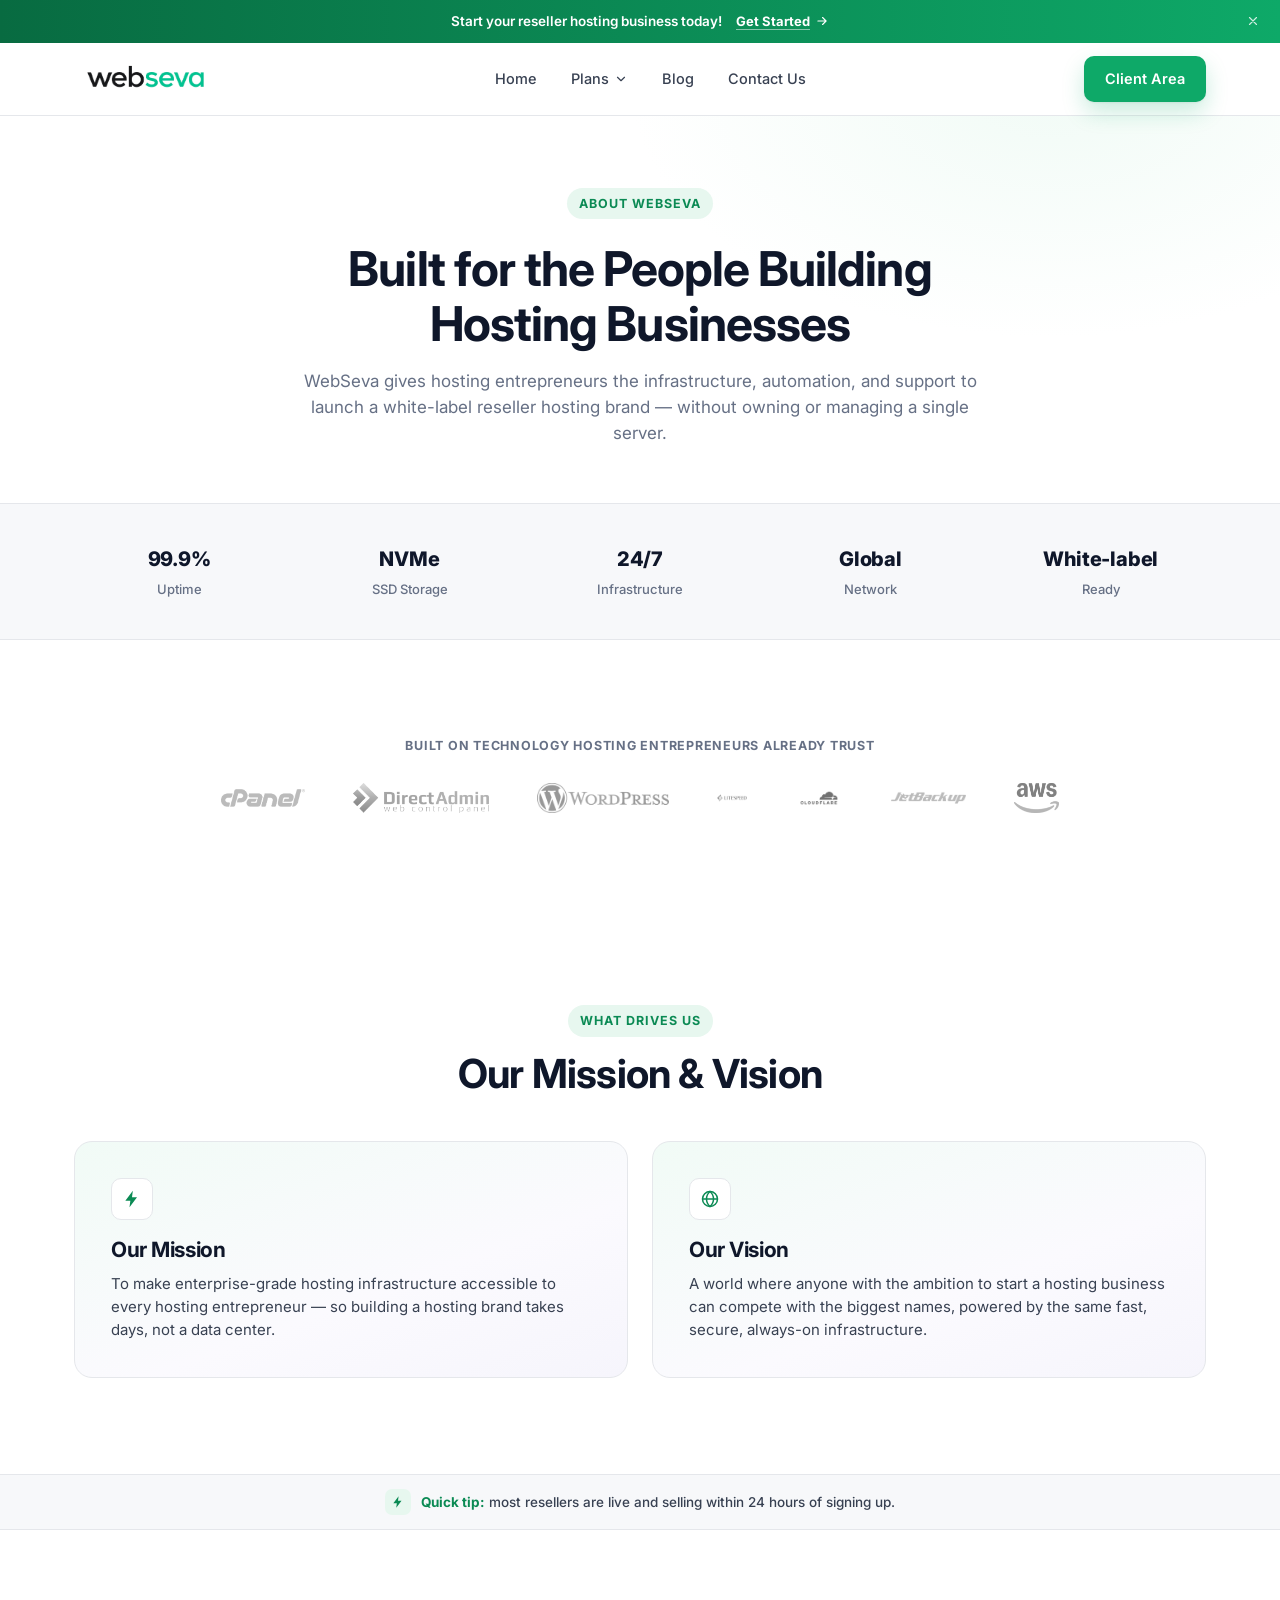
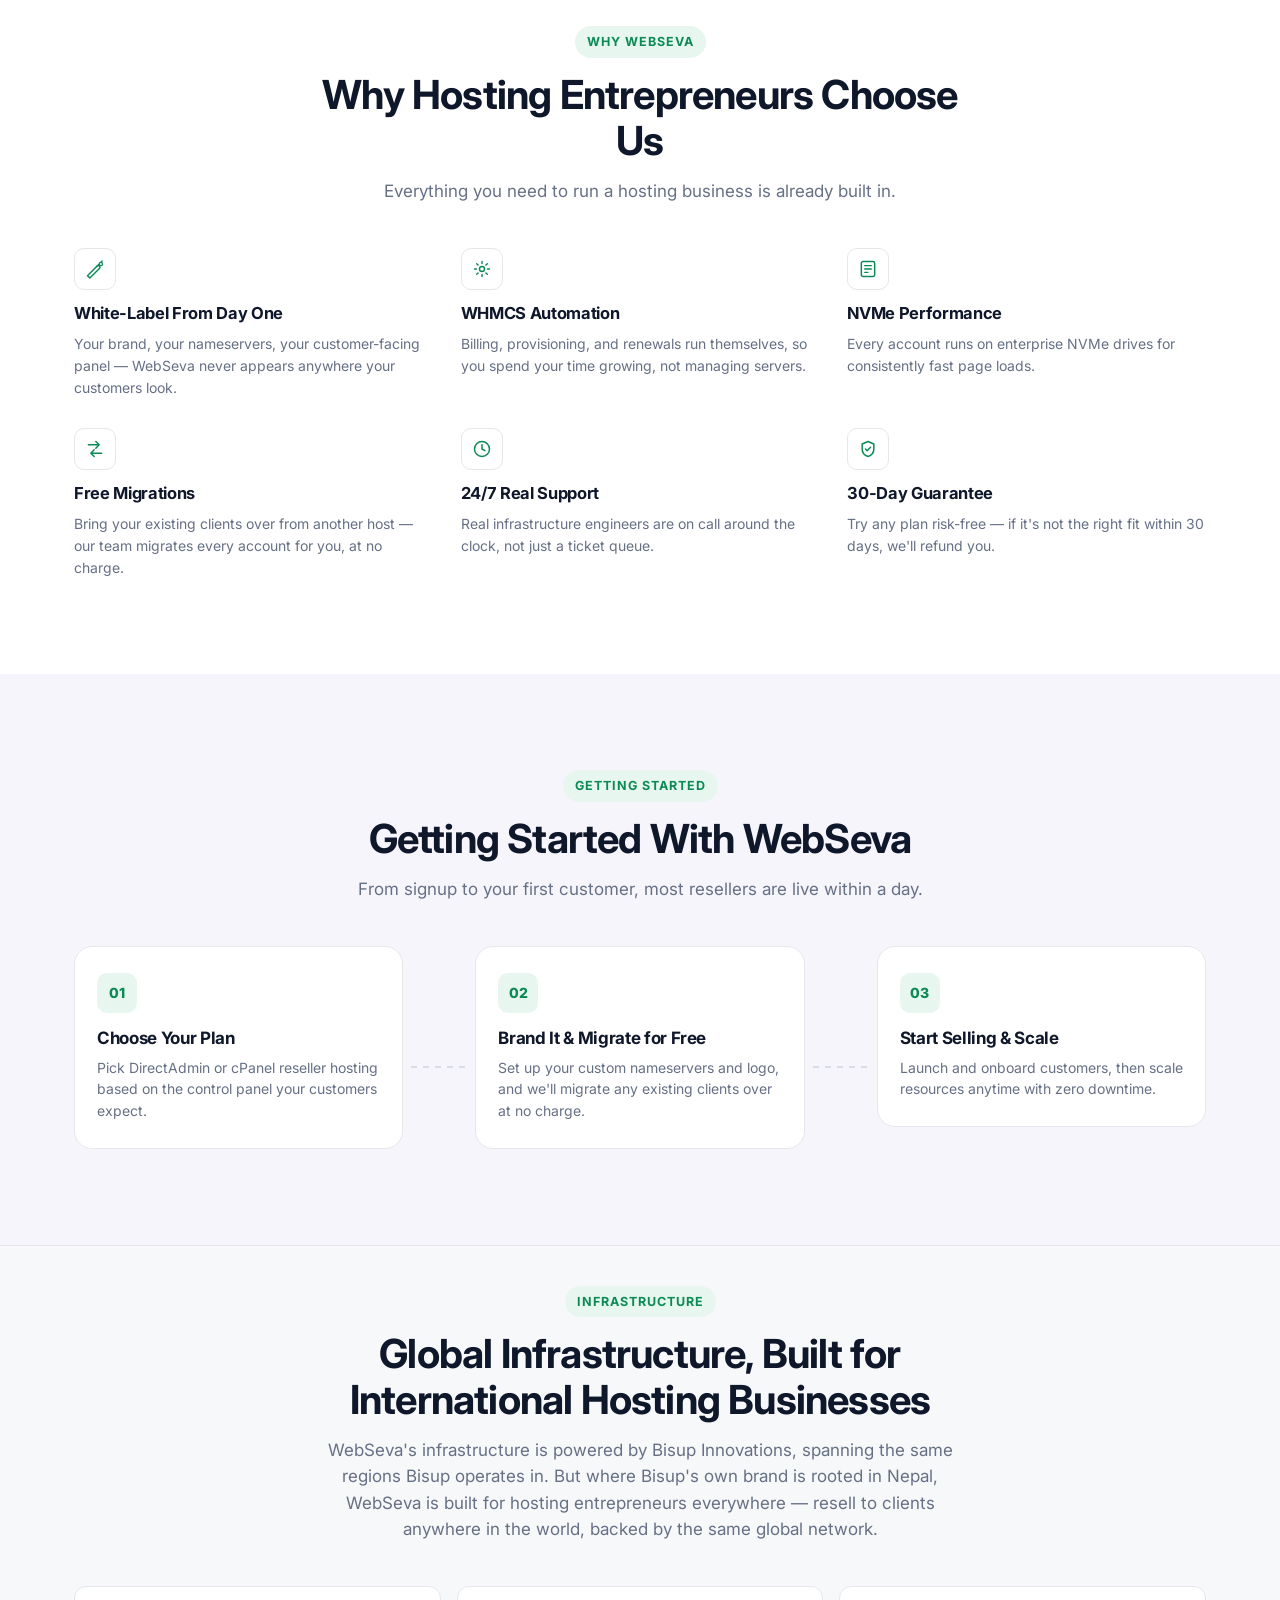
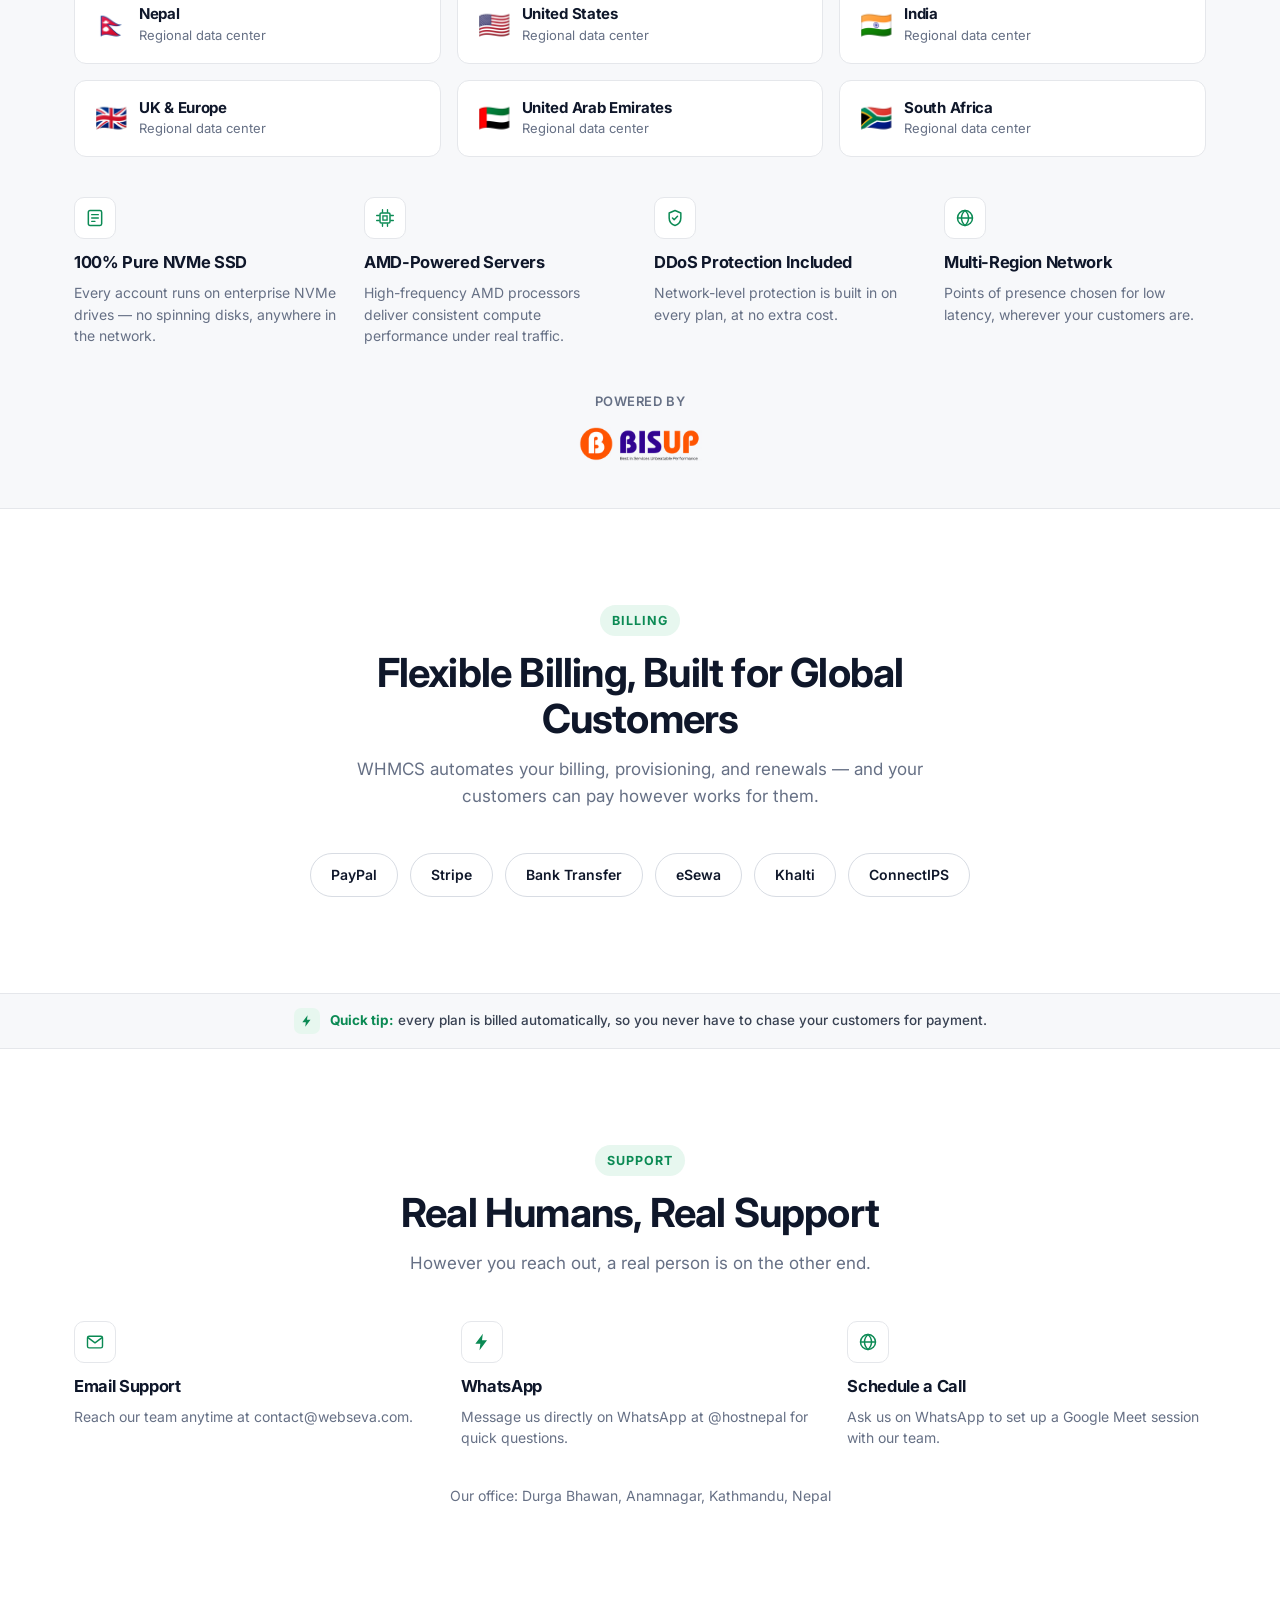
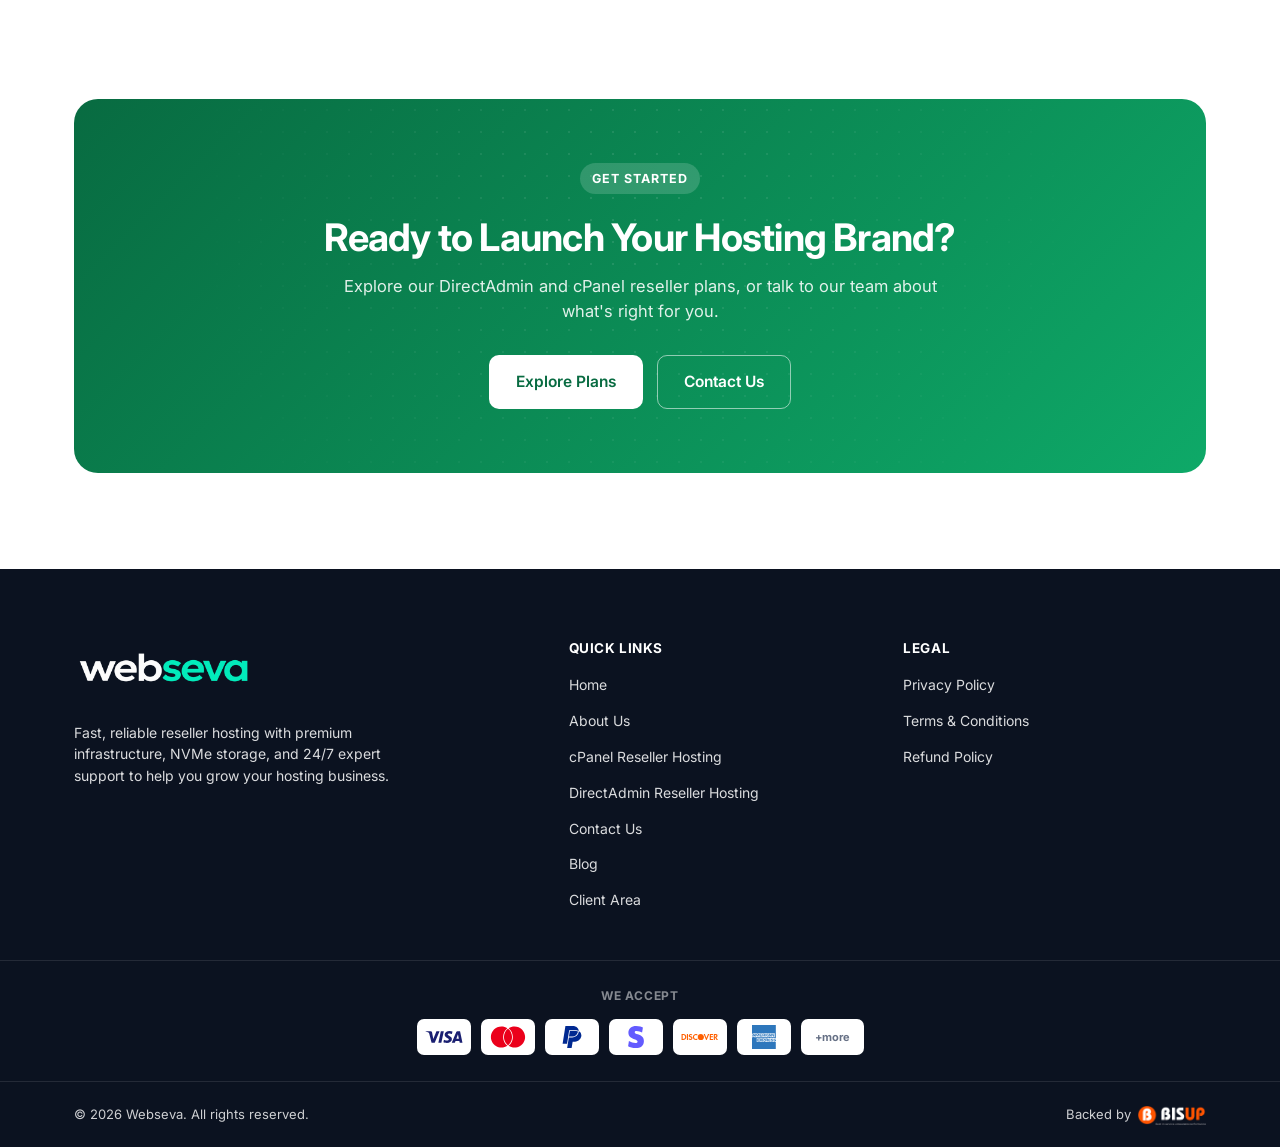
<file: about-us.html>
<!DOCTYPE html>
<html lang="en">
<head>
<meta charset="UTF-8">
<meta name="viewport" content="width=device-width, initial-scale=1.0">
<title>About Us | WebSeva</title>
<meta name="description" content="WebSeva helps hosting entrepreneurs launch and scale white-label reseller hosting businesses, backed by NVMe infrastructure, WHMCS automation, and 24/7 support.">
<meta name="keywords" content="about WebSeva, reseller hosting company, white label hosting provider">
<meta name="robots" content="index, follow">
<meta name="theme-color" content="#0EA968">

<!-- Open Graph -->
<meta property="og:type" content="website">
<meta property="og:site_name" content="WebSeva">
<meta property="og:title" content="About Us | WebSeva">
<meta property="og:description" content="WebSeva helps hosting entrepreneurs launch and scale white-label reseller hosting businesses, backed by NVMe infrastructure, WHMCS automation, and 24/7 support.">
<meta property="og:url" content="https://webseva.com/about-us.html">
<meta property="og:image" content="https://webseva.com/img/hero.png">

<!-- Twitter Card -->
<meta name="twitter:card" content="summary_large_image">
<meta name="twitter:title" content="About Us | WebSeva">
<meta name="twitter:description" content="WebSeva helps hosting entrepreneurs launch and scale white-label reseller hosting businesses, backed by NVMe infrastructure, WHMCS automation, and 24/7 support.">
<meta name="twitter:image" content="https://webseva.com/img/hero.png">

<link rel="icon" type="image/x-icon" href="img/favicon/favicon.ico">
<link rel="icon" type="image/png" sizes="32x32" href="img/favicon/favicon-32x32.png">
<link rel="icon" type="image/png" sizes="16x16" href="img/favicon/favicon-16x16.png">
<link rel="apple-touch-icon" href="img/favicon/apple-touch-icon.png">
<link rel="manifest" href="img/favicon/site.webmanifest">
<link rel="canonical" href="https://webseva.com/about-us.html">

<link rel="preconnect" href="https://fonts.googleapis.com">
<link rel="preconnect" href="https://fonts.gstatic.com" crossorigin>
<link href="https://fonts.googleapis.com/css2?family=Inter:wght@400;500;600;700;800&display=swap" rel="stylesheet">

<link rel="stylesheet" href="css/styles.css">

<script type="application/ld+json">
{
  "@context": "https://schema.org",
  "@type": "Organization",
  "name": "WebSeva",
  "description": "WebSeva provides white-label reseller hosting infrastructure with NVMe storage, WHMCS automation, and cPanel/DirectAdmin accounts for hosting entrepreneurs.",
  "url": "https://webseva.com/",
  "sameAs": []
}
</script>
</head>
<body>

<!-- ================= ICON SPRITE ================= -->
<svg xmlns="http://www.w3.org/2000/svg" style="display:none">
<symbol id="icon-check" viewBox="0 0 24 24"><path d="M20 6 9 17l-5-5" fill="none" stroke="currentColor" stroke-width="2.4" stroke-linecap="round" stroke-linejoin="round"/></symbol>
<symbol id="icon-menu" viewBox="0 0 24 24"><path d="M3 6h18M3 12h18M3 18h18" fill="none" stroke="currentColor" stroke-width="2" stroke-linecap="round"/></symbol>
<symbol id="icon-close" viewBox="0 0 24 24"><path d="M6 6l12 12M18 6 6 18" fill="none" stroke="currentColor" stroke-width="2" stroke-linecap="round"/></symbol>
<symbol id="icon-chevron-down" viewBox="0 0 24 24"><path d="m6 9 6 6 6-6" fill="none" stroke="currentColor" stroke-width="2" stroke-linecap="round" stroke-linejoin="round"/></symbol>
<symbol id="icon-arrow-right" viewBox="0 0 24 24"><path d="M5 12h14M13 6l6 6-6 6" fill="none" stroke="currentColor" stroke-width="2" stroke-linecap="round" stroke-linejoin="round"/></symbol>
<symbol id="icon-server" viewBox="0 0 24 24"><rect x="3" y="4" width="18" height="7" rx="1.6" fill="none" stroke="currentColor" stroke-width="1.8"/><rect x="3" y="13" width="18" height="7" rx="1.6" fill="none" stroke="currentColor" stroke-width="1.8"/><circle cx="7" cy="7.5" r="1" fill="currentColor"/><circle cx="7" cy="16.5" r="1" fill="currentColor"/></symbol>
<symbol id="icon-cpu" viewBox="0 0 24 24"><rect x="6" y="6" width="12" height="12" rx="1.6" fill="none" stroke="currentColor" stroke-width="1.8"/><rect x="9.5" y="9.5" width="5" height="5" fill="none" stroke="currentColor" stroke-width="1.6"/><path d="M9 2v3M15 2v3M9 19v3M15 19v3M2 9h3M2 15h3M19 9h3M19 15h3" stroke="currentColor" stroke-width="1.6" stroke-linecap="round"/></symbol>
<symbol id="icon-ram" viewBox="0 0 24 24"><rect x="3" y="8" width="18" height="8" rx="1.4" fill="none" stroke="currentColor" stroke-width="1.8"/><path d="M7 8V5M11 8V5M15 8V5M17 16v3M9 16v3M13 16v3" stroke="currentColor" stroke-width="1.6" stroke-linecap="round"/></symbol>
<symbol id="icon-nvme" viewBox="0 0 24 24"><rect x="4" y="3" width="16" height="18" rx="2" fill="none" stroke="currentColor" stroke-width="1.8"/><path d="M8 8h8M8 12h8M8 16h4" stroke="currentColor" stroke-width="1.6" stroke-linecap="round"/></symbol>
<symbol id="icon-bandwidth" viewBox="0 0 24 24"><path d="M3 12a9 9 0 0 1 18 0" fill="none" stroke="currentColor" stroke-width="1.8" stroke-linecap="round"/><path d="M12 12 8 8" stroke="currentColor" stroke-width="1.8" stroke-linecap="round"/><circle cx="12" cy="12" r="1.4" fill="currentColor"/></symbol>
<symbol id="icon-accounts" viewBox="0 0 24 24"><circle cx="9" cy="8" r="3.2" fill="none" stroke="currentColor" stroke-width="1.8"/><path d="M3 20c0-3.3 2.7-6 6-6s6 2.7 6 6" fill="none" stroke="currentColor" stroke-width="1.8" stroke-linecap="round"/><path d="M16 6.2a3.2 3.2 0 0 1 0 6.2M19.5 20c0-2.9-1.9-5.3-4.5-6" fill="none" stroke="currentColor" stroke-width="1.8" stroke-linecap="round"/></symbol>
<symbol id="icon-shield" viewBox="0 0 24 24"><path d="M12 3l7 3v6c0 4.5-3 7.8-7 9-4-1.2-7-4.5-7-9V6l7-3Z" fill="none" stroke="currentColor" stroke-width="1.8" stroke-linejoin="round"/><path d="m9 12 2 2 4-4" fill="none" stroke="currentColor" stroke-width="1.8" stroke-linecap="round" stroke-linejoin="round"/></symbol>
<symbol id="icon-globe" viewBox="0 0 24 24"><circle cx="12" cy="12" r="9" fill="none" stroke="currentColor" stroke-width="1.8"/><path d="M3 12h18M12 3c2.8 2.4 4.2 5.5 4.2 9s-1.4 6.6-4.2 9c-2.8-2.4-4.2-5.5-4.2-9S9.2 5.4 12 3Z" fill="none" stroke="currentColor" stroke-width="1.8"/></symbol>
<symbol id="icon-clock" viewBox="0 0 24 24"><circle cx="12" cy="12" r="9" fill="none" stroke="currentColor" stroke-width="1.8"/><path d="M12 7v5l3.5 2" fill="none" stroke="currentColor" stroke-width="1.8" stroke-linecap="round" stroke-linejoin="round"/></symbol>
<symbol id="icon-whitelabel" viewBox="0 0 24 24"><path d="M3 20 14.5 8.5a2 2 0 0 1 2.8 0l0 0a2 2 0 0 1 0 2.8L5.8 22.8 3 20Z" fill="none" stroke="currentColor" stroke-width="1.7" stroke-linejoin="round"/><path d="M14 9 17 6M19 4l1.6-1.6M19 4a2 2 0 1 1-2 2 2 2 0 0 1 2-2Z" fill="none" stroke="currentColor" stroke-width="1.6" stroke-linecap="round" stroke-linejoin="round"/></symbol>
<symbol id="icon-whmcs" viewBox="0 0 24 24"><circle cx="12" cy="12" r="3" fill="none" stroke="currentColor" stroke-width="1.7"/><path d="M12 3v2.4M12 18.6V21M21 12h-2.4M5.4 12H3M18.4 5.6l-1.7 1.7M7.3 16.7l-1.7 1.7M18.4 18.4l-1.7-1.7M7.3 7.3 5.6 5.6" stroke="currentColor" stroke-width="1.7" stroke-linecap="round"/></symbol>
<symbol id="icon-backup" viewBox="0 0 24 24"><path d="M4 12a8 8 0 0 1 13.7-5.7L20 8" fill="none" stroke="currentColor" stroke-width="1.8" stroke-linecap="round"/><path d="M20 4v4h-4" fill="none" stroke="currentColor" stroke-width="1.8" stroke-linecap="round" stroke-linejoin="round"/><path d="M20 12a8 8 0 0 1-13.7 5.7L4 16" fill="none" stroke="currentColor" stroke-width="1.8" stroke-linecap="round"/><path d="M4 20v-4h4" fill="none" stroke="currentColor" stroke-width="1.8" stroke-linecap="round" stroke-linejoin="round"/></symbol>
<symbol id="icon-panel" viewBox="0 0 24 24"><rect x="3" y="4" width="18" height="16" rx="1.8" fill="none" stroke="currentColor" stroke-width="1.8"/><path d="M3 9h18M8 9v11" stroke="currentColor" stroke-width="1.8"/></symbol>
<symbol id="icon-scale" viewBox="0 0 24 24"><path d="M4 20V10M10 20V4M16 20v-7M22 20H2" fill="none" stroke="currentColor" stroke-width="1.8" stroke-linecap="round" stroke-linejoin="round"/></symbol>
<symbol id="icon-star" viewBox="0 0 24 24"><path d="m12 2 2.9 6.3 6.9.8-5.1 4.8 1.4 6.9L12 17.6l-6.1 3.2 1.4-6.9L2.2 9l6.9-.8L12 2Z" fill="currentColor"/></symbol>
<symbol id="icon-mail" viewBox="0 0 24 24"><rect x="3" y="5" width="18" height="14" rx="2" fill="none" stroke="currentColor" stroke-width="1.7"/><path d="m4 7 8 6 8-6" fill="none" stroke="currentColor" stroke-width="1.7" stroke-linecap="round" stroke-linejoin="round"/></symbol>
<symbol id="icon-bolt" viewBox="0 0 24 24"><path d="M13 2 4 14h6l-1 8 9-12h-6l1-8Z" fill="currentColor"/></symbol>
<symbol id="icon-transfer" viewBox="0 0 24 24"><path d="M4 7h13M13 3l4 4-4 4" fill="none" stroke="currentColor" stroke-width="1.8" stroke-linecap="round" stroke-linejoin="round"/><path d="M20 17H7M11 21l-4-4 4-4" fill="none" stroke="currentColor" stroke-width="1.8" stroke-linecap="round" stroke-linejoin="round"/></symbol>
</svg>

<div class="site-top" id="siteTop">

<!-- ================= PROMO BANNER ================= -->
<div class="promo-banner" id="promoBanner">
  <div class="container promo-banner-inner">
    <p>Start your reseller hosting business today!</p>
    <a href="index.html#pricing" class="promo-banner-cta">Get Started <svg width="14" height="14"><use href="#icon-arrow-right"/></svg></a>
  </div>
  <button class="promo-banner-close" id="promoBannerClose" aria-label="Dismiss banner">
    <svg width="14" height="14"><use href="#icon-close"/></svg>
  </button>
</div>

<!-- ================= HEADER ================= -->
<header class="site-header" id="siteHeader">
  <div class="container header-inner">
    <a href="index.html" class="logo" aria-label="WebSeva home">
      <img src="img/logo.png" alt="WebSeva" class="logo-img">
    </a>

    <nav class="main-nav" id="mainNav" aria-label="Primary">
      <ul>
        <li><a class="nav-link" href="index.html">Home</a></li>
        <li class="has-dropdown">
          <button class="nav-link dropdown-toggle" aria-expanded="false" aria-haspopup="true">
            Plans <svg class="chev" width="14" height="14"><use href="#icon-chevron-down"/></svg>
          </button>
          <div class="dropdown-menu">
            <a href="directadmin-reseller-hosting.html">
              <svg width="18" height="18"><use href="#icon-panel"/></svg>
              <span><strong>DirectAdmin Reseller Hosting</strong><small>Affordable &amp; easy to manage</small></span>
            </a>
            <a href="cpanel-reseller-hosting.html">
              <svg width="18" height="18"><use href="#icon-server"/></svg>
              <span><strong>cPanel Reseller Hosting</strong><small>The industry-standard panel</small></span>
            </a>
          </div>
        </li>
        <li><a class="nav-link" href="/blog">Blog</a></li>
        <li><a class="nav-link" href="mailto:contact@webseva.com">Contact Us</a></li>
      </ul>
    </nav>

    <div class="header-actions">
      <a href="https://my.bisup.com" class="btn btn-primary">Client Area</a>
      <button class="nav-toggle" id="navToggle" aria-label="Open menu" aria-expanded="false" aria-controls="mobileDrawer">
        <svg width="22" height="22"><use href="#icon-menu"/></svg>
      </button>
    </div>
  </div>

</header>

</div>

<!-- Mobile drawer: kept as a direct child of body (not inside .site-header) because .site-header has
     backdrop-filter, which creates a new containing block for position:fixed descendants. Nesting the
     drawer inside it made the drawer fix itself relative to the header instead of the viewport, so it
     didn't stay pinned full-screen while the page scrolled. -->
<div class="mobile-drawer" id="mobileDrawer">
  <div class="mobile-drawer-head">
    <img src="img/logo.png" alt="WebSeva" class="logo-img">
    <button class="nav-toggle" id="navClose" aria-label="Close menu">
      <svg width="22" height="22"><use href="#icon-close"/></svg>
    </button>
  </div>
  <ul class="mobile-nav-list">
    <li><a href="index.html">Home</a></li>
    <li><a href="directadmin-reseller-hosting.html">DirectAdmin Reseller Hosting</a></li>
    <li><a href="cpanel-reseller-hosting.html">cPanel Reseller Hosting</a></li>
    <li><a href="/blog">Blog</a></li>
    <li><a href="mailto:contact@webseva.com">Contact Us</a></li>
  </ul>
  <div class="mobile-drawer-actions">
    <a href="https://my.bisup.com" class="btn btn-primary btn-block">Client Area</a>
  </div>
</div>
<div class="drawer-backdrop" id="drawerBackdrop"></div>

<main>

<!-- ================= PAGE HERO ================= -->
<section class="page-hero">
  <div class="container">
    <span class="eyebrow">About WebSeva</span>
    <h1>Built for the People Building Hosting Businesses</h1>
    <p>WebSeva gives hosting entrepreneurs the infrastructure, automation, and support to launch a white-label reseller hosting brand — without owning or managing a single server.</p>
  </div>
</section>

<!-- ================= TRUST STRIP ================= -->
<section class="trust-strip" aria-label="Infrastructure highlights">
  <div class="container trust-strip-inner">
    <div class="trust-item">
      <span class="trust-value">99.9%</span>
      <span class="trust-label">Uptime</span>
    </div>
    <div class="trust-item">
      <span class="trust-value">NVMe</span>
      <span class="trust-label">SSD Storage</span>
    </div>
    <div class="trust-item">
      <span class="trust-value">24/7</span>
      <span class="trust-label">Infrastructure</span>
    </div>
    <div class="trust-item">
      <span class="trust-value">Global</span>
      <span class="trust-label">Network</span>
    </div>
    <div class="trust-item">
      <span class="trust-value">White-label</span>
      <span class="trust-label">Ready</span>
    </div>
  </div>
</section>

<!-- ================= TECH PARTNER LOGOS ================= -->
<section aria-label="Technology we run on">
  <div class="container">
    <p class="logo-marquee-label">Built on technology hosting entrepreneurs already trust</p>
    <div class="partner-logos-row">
      <img src="img/cpanel.png" alt="cPanel" class="logo-marquee-img">
      <img src="img/directadmin.png" alt="DirectAdmin" class="logo-marquee-img">
      <img src="img/wordpress.png" alt="WordPress" class="logo-marquee-img">
      <img src="img/litespeed.png" alt="LiteSpeed" class="logo-marquee-img">
      <img src="img/cloudflare.png" alt="Cloudflare" class="logo-marquee-img">
      <img src="img/jetbackup.png" alt="JetBackup" class="logo-marquee-img">
      <img src="img/aws.png" alt="AWS" class="logo-marquee-img">
    </div>
  </div>
</section>

<!-- ================= MISSION & VISION ================= -->
<section>
  <div class="container">
    <div class="section-head">
      <span class="eyebrow">What drives us</span>
      <h2>Our Mission &amp; Vision</h2>
    </div>
    <div class="mission-vision-grid">
      <div class="mission-vision-card">
        <div class="feature-icon"><svg width="20" height="20"><use href="#icon-bolt"/></svg></div>
        <h3>Our Mission</h3>
        <p>To make enterprise-grade hosting infrastructure accessible to every hosting entrepreneur — so building a hosting brand takes days, not a data center.</p>
      </div>
      <div class="mission-vision-card">
        <div class="feature-icon"><svg width="20" height="20"><use href="#icon-globe"/></svg></div>
        <h3>Our Vision</h3>
        <p>A world where anyone with the ambition to start a hosting business can compete with the biggest names, powered by the same fast, secure, always-on infrastructure.</p>
      </div>
    </div>
  </div>
</section>

<div class="tip-strip">
  <div class="container tip-strip-inner">
    <span class="tip-strip-icon"><svg width="14" height="14"><use href="#icon-bolt"/></svg></span>
    <p><strong>Quick tip:</strong> most resellers are live and selling within 24 hours of signing up.</p>
  </div>
</div>

<!-- ================= WHY WEBSEVA ================= -->
<section>
  <div class="container">
    <div class="section-head">
      <span class="eyebrow">Why WebSeva</span>
      <h2>Why Hosting Entrepreneurs Choose Us</h2>
      <p>Everything you need to run a hosting business is already built in.</p>
    </div>
    <div class="feature-grid">
      <div class="feature-item">
        <div class="feature-icon"><svg width="20" height="20"><use href="#icon-whitelabel"/></svg></div>
        <h3>White-Label From Day One</h3>
        <p>Your brand, your nameservers, your customer-facing panel — WebSeva never appears anywhere your customers look.</p>
      </div>
      <div class="feature-item">
        <div class="feature-icon"><svg width="20" height="20"><use href="#icon-whmcs"/></svg></div>
        <h3>WHMCS Automation</h3>
        <p>Billing, provisioning, and renewals run themselves, so you spend your time growing, not managing servers.</p>
      </div>
      <div class="feature-item">
        <div class="feature-icon"><svg width="20" height="20"><use href="#icon-nvme"/></svg></div>
        <h3>NVMe Performance</h3>
        <p>Every account runs on enterprise NVMe drives for consistently fast page loads.</p>
      </div>
      <div class="feature-item">
        <div class="feature-icon"><svg width="20" height="20"><use href="#icon-transfer"/></svg></div>
        <h3>Free Migrations</h3>
        <p>Bring your existing clients over from another host — our team migrates every account for you, at no charge.</p>
      </div>
      <div class="feature-item">
        <div class="feature-icon"><svg width="20" height="20"><use href="#icon-clock"/></svg></div>
        <h3>24/7 Real Support</h3>
        <p>Real infrastructure engineers are on call around the clock, not just a ticket queue.</p>
      </div>
      <div class="feature-item">
        <div class="feature-icon"><svg width="20" height="20"><use href="#icon-shield"/></svg></div>
        <h3>30-Day Guarantee</h3>
        <p>Try any plan risk-free — if it's not the right fit within 30 days, we'll refund you.</p>
      </div>
    </div>
  </div>
</section>

<!-- ================= GETTING STARTED ================= -->
<section class="how-it-works">
  <div class="container">
    <div class="section-head">
      <span class="eyebrow">Getting started</span>
      <h2>Getting Started With WebSeva</h2>
      <p>From signup to your first customer, most resellers are live within a day.</p>
    </div>
    <div class="steps">
      <div class="step">
        <div class="step-num">01</div>
        <h3>Choose Your Plan</h3>
        <p>Pick DirectAdmin or cPanel reseller hosting based on the control panel your customers expect.</p>
      </div>
      <div class="step-connector" aria-hidden="true"></div>
      <div class="step">
        <div class="step-num">02</div>
        <h3>Brand It &amp; Migrate for Free</h3>
        <p>Set up your custom nameservers and logo, and we'll migrate any existing clients over at no charge.</p>
      </div>
      <div class="step-connector" aria-hidden="true"></div>
      <div class="step">
        <div class="step-num">03</div>
        <h3>Start Selling &amp; Scale</h3>
        <p>Launch and onboard customers, then scale resources anytime with zero downtime.</p>
      </div>
    </div>
  </div>
</section>

<!-- ================= GLOBAL INFRASTRUCTURE ================= -->
<section class="trust-strip" aria-label="Global infrastructure">
  <div class="container">
    <div class="section-head">
      <span class="eyebrow">Infrastructure</span>
      <h2>Global Infrastructure, Built for International Hosting Businesses</h2>
      <p>WebSeva's infrastructure is powered by Bisup Innovations, spanning the same regions Bisup operates in. But where Bisup's own brand is rooted in Nepal, WebSeva is built for hosting entrepreneurs everywhere — resell to clients anywhere in the world, backed by the same global network.</p>
    </div>

    <div class="region-grid">
      <div class="region-card">
        <span class="region-card-flag" aria-hidden="true">🇳🇵</span>
        <div><h4>Nepal</h4><p>Regional data center</p></div>
      </div>
      <div class="region-card">
        <span class="region-card-flag" aria-hidden="true">🇺🇸</span>
        <div><h4>United States</h4><p>Regional data center</p></div>
      </div>
      <div class="region-card">
        <span class="region-card-flag" aria-hidden="true">🇮🇳</span>
        <div><h4>India</h4><p>Regional data center</p></div>
      </div>
      <div class="region-card">
        <span class="region-card-flag" aria-hidden="true">🇬🇧</span>
        <div><h4>UK &amp; Europe</h4><p>Regional data center</p></div>
      </div>
      <div class="region-card">
        <span class="region-card-flag" aria-hidden="true">🇦🇪</span>
        <div><h4>United Arab Emirates</h4><p>Regional data center</p></div>
      </div>
      <div class="region-card">
        <span class="region-card-flag" aria-hidden="true">🇿🇦</span>
        <div><h4>South Africa</h4><p>Regional data center</p></div>
      </div>
    </div>

    <div class="feature-grid feature-grid-4col" style="margin-top:40px;">
      <div class="feature-item">
        <div class="feature-icon"><svg width="20" height="20"><use href="#icon-nvme"/></svg></div>
        <h3>100% Pure NVMe SSD</h3>
        <p>Every account runs on enterprise NVMe drives — no spinning disks, anywhere in the network.</p>
      </div>
      <div class="feature-item">
        <div class="feature-icon"><svg width="20" height="20"><use href="#icon-cpu"/></svg></div>
        <h3>AMD-Powered Servers</h3>
        <p>High-frequency AMD processors deliver consistent compute performance under real traffic.</p>
      </div>
      <div class="feature-item">
        <div class="feature-icon"><svg width="20" height="20"><use href="#icon-shield"/></svg></div>
        <h3>DDoS Protection Included</h3>
        <p>Network-level protection is built in on every plan, at no extra cost.</p>
      </div>
      <div class="feature-item">
        <div class="feature-icon"><svg width="20" height="20"><use href="#icon-globe"/></svg></div>
        <h3>Multi-Region Network</h3>
        <p>Points of presence chosen for low latency, wherever your customers are.</p>
      </div>
    </div>

    <div style="text-align:center; margin-top:44px;">
      <p style="font-size:13px; font-weight:600; letter-spacing:0.04em; text-transform:uppercase; color:var(--color-muted); margin-bottom:16px;">Powered by</p>
      <a href="https://bisup.com" target="_blank" rel="noopener" aria-label="Bisup" style="display:inline-flex;">
        <img src="img/bisup.avif" alt="Bisup" style="height:34px; width:auto; display:block; margin-inline:auto;">
      </a>
    </div>
  </div>
</section>

<!-- ================= FLEXIBLE BILLING ================= -->
<section>
  <div class="container">
    <div class="section-head">
      <span class="eyebrow">Billing</span>
      <h2>Flexible Billing, Built for Global Customers</h2>
      <p>WHMCS automates your billing, provisioning, and renewals — and your customers can pay however works for them.</p>
    </div>
    <div class="payment-chips">
      <span class="payment-chip">PayPal</span>
      <span class="payment-chip">Stripe</span>
      <span class="payment-chip">Bank Transfer</span>
      <span class="payment-chip">eSewa</span>
      <span class="payment-chip">Khalti</span>
      <span class="payment-chip">ConnectIPS</span>
    </div>
  </div>
</section>

<div class="tip-strip">
  <div class="container tip-strip-inner">
    <span class="tip-strip-icon"><svg width="14" height="14"><use href="#icon-bolt"/></svg></span>
    <p><strong>Quick tip:</strong> every plan is billed automatically, so you never have to chase your customers for payment.</p>
  </div>
</div>

<!-- ================= SUPPORT ================= -->
<section>
  <div class="container">
    <div class="section-head">
      <span class="eyebrow">Support</span>
      <h2>Real Humans, Real Support</h2>
      <p>However you reach out, a real person is on the other end.</p>
    </div>
    <div class="feature-grid">
      <div class="feature-item">
        <div class="feature-icon"><svg width="20" height="20"><use href="#icon-mail"/></svg></div>
        <h3>Email Support</h3>
        <p>Reach our team anytime at <a href="mailto:contact@webseva.com">contact@webseva.com</a>.</p>
      </div>
      <div class="feature-item">
        <div class="feature-icon"><svg width="20" height="20"><use href="#icon-bolt"/></svg></div>
        <h3>WhatsApp</h3>
        <p>Message us directly on WhatsApp at @hostnepal for quick questions.</p>
      </div>
      <div class="feature-item">
        <div class="feature-icon"><svg width="20" height="20"><use href="#icon-globe"/></svg></div>
        <h3>Schedule a Call</h3>
        <p>Ask us on WhatsApp to set up a Google Meet session with our team.</p>
      </div>
    </div>
    <p style="text-align:center; margin-top:36px; color:var(--color-muted); font-size:14px;">Our office: Durga Bhawan, Anamnagar, Kathmandu, Nepal</p>
  </div>
</section>

<!-- ================= CTA ================= -->
<section class="cta-section">
  <div class="container">
    <div class="cta-box">
      <div class="cta-pattern" aria-hidden="true"></div>
      <div class="cta-content">
        <span class="eyebrow">Get started</span>
        <h2>Ready to Launch Your Hosting Brand?</h2>
        <p>Explore our DirectAdmin and cPanel reseller plans, or talk to our team about what's right for you.</p>
        <div class="cta-actions">
          <a href="index.html#pricing" class="btn btn-white btn-lg">Explore Plans</a>
          <a href="mailto:contact@webseva.com" class="btn btn-outline-white btn-lg">Contact Us</a>
        </div>
      </div>
    </div>
  </div>
</section>

</main>

<!-- ================= FOOTER ================= -->
<footer class="site-footer">
  <div class="container footer-top">
    <div class="footer-brand">
      <a href="index.html" class="logo" aria-label="WebSeva home">
        <img src="img/logo-dark.png" alt="WebSeva" class="footer-logo-img">
      </a>
      <p>Fast, reliable reseller hosting with premium infrastructure, NVMe storage, and 24/7 expert support to help you grow your hosting business.</p>
    </div>

    <div class="footer-col">
      <h4>Quick Links</h4>
      <ul>
        <li><a href="index.html">Home</a></li>
        <li><a href="about-us.html">About Us</a></li>
        <li><a href="cpanel-reseller-hosting.html">cPanel Reseller Hosting</a></li>
        <li><a href="directadmin-reseller-hosting.html">DirectAdmin Reseller Hosting</a></li>
        <li><a href="mailto:contact@webseva.com">Contact Us</a></li>
        <li><a href="/blog">Blog</a></li>
        <li><a href="https://my.bisup.com">Client Area</a></li>
      </ul>
    </div>

    <div class="footer-col">
      <h4>Legal</h4>
      <ul>
        <li><a href="legal.html#privacy-policy">Privacy Policy</a></li>
        <li><a href="legal.html#terms-and-conditions">Terms &amp; Conditions</a></li>
        <li><a href="legal.html#refund-policy">Refund Policy</a></li>
      </ul>
    </div>
  </div>

  <div class="footer-payments">
    <div class="container footer-payments-inner">
      <span class="footer-payments-label">We Accept</span>
      <div class="footer-payments-icons">
        <span class="footer-payment-icon"><svg role="img" viewBox="-1 7.124 26 9.751" xmlns="http://www.w3.org/2000/svg"><title>Visa</title><path fill="#1A1F71" d="M9.112 8.262L5.97 15.758H3.92L2.374 9.775c-.094-.368-.175-.503-.461-.658C1.447 8.864.677 8.627 0 8.479l.046-.217h3.3a.904.904 0 01.894.764l.817 4.338 2.018-5.102zm8.033 5.049c.008-1.979-2.736-2.088-2.717-2.972.006-.269.262-.555.822-.628a3.66 3.66 0 011.913.336l.34-1.59a5.207 5.207 0 00-1.814-.333c-1.917 0-3.266 1.02-3.278 2.479-.012 1.079.963 1.68 1.698 2.04.756.367 1.01.603 1.006.931-.005.504-.602.725-1.16.734-.975.015-1.54-.263-1.992-.473l-.351 1.642c.453.208 1.289.39 2.156.398 2.037 0 3.37-1.006 3.377-2.564m5.061 2.447H24l-1.565-7.496h-1.656a.883.883 0 00-.826.55l-2.909 6.946h2.036l.405-1.12h2.488zm-2.163-2.656l1.02-2.815.588 2.815zm-8.16-4.84l-1.603 7.496H8.34l1.605-7.496z"/></svg></span>
        <span class="footer-payment-icon"><svg role="img" viewBox="-1 3.584 26 16.831" xmlns="http://www.w3.org/2000/svg"><title>Mastercard</title><path fill="#EB001B" d="M11.343 18.031c.058.049.12.098.181.146-1.177.783-2.59 1.238-4.107 1.238C3.32 19.416 0 16.096 0 12c0-4.095 3.32-7.416 7.416-7.416 1.518 0 2.931.456 4.105 1.238-.06.051-.12.098-.165.15C9.6 7.489 8.595 9.688 8.595 12c0 2.311 1.001 4.51 2.748 6.031zm5.241-13.447c-1.52 0-2.931.456-4.105 1.238.06.051.12.098.165.15C14.4 7.489 15.405 9.688 15.405 12c0 2.31-1.001 4.507-2.748 6.031-.058.049-.12.098-.181.146 1.177.783 2.588 1.238 4.107 1.238C20.68 19.416 24 16.096 24 12c0-4.094-3.32-7.416-7.416-7.416zM12 6.174c-.096.075-.189.15-.28.231C10.156 7.764 9.169 9.765 9.169 12c0 2.236.987 4.236 2.551 5.595.09.08.185.158.28.232.096-.074.189-.152.28-.232 1.563-1.359 2.551-3.359 2.551-5.595 0-2.235-.987-4.236-2.551-5.595-.09-.08-.184-.156-.28-.231z"/></svg></span>
        <span class="footer-payment-icon"><svg role="img" viewBox="0.82 -1 22.358 26" xmlns="http://www.w3.org/2000/svg"><title>PayPal</title><path fill="#002991" d="M15.607 4.653H8.941L6.645 19.251H1.82L4.862 0h7.995c3.754 0 6.375 2.294 6.473 5.513-.648-.478-2.105-.86-3.722-.86m6.57 5.546c0 3.41-3.01 6.853-6.958 6.853h-2.493L11.595 24H6.74l1.845-11.538h3.592c4.208 0 7.346-3.634 7.153-6.949a5.24 5.24 0 0 1 2.848 4.686M9.653 5.546h6.408c.907 0 1.942.222 2.363.541-.195 2.741-2.655 5.483-6.441 5.483H8.714Z"/></svg></span>
        <span class="footer-payment-icon"><svg role="img" viewBox="2.434 -1 19.133 26" xmlns="http://www.w3.org/2000/svg"><title>Stripe</title><path fill="#635BFF" d="M13.976 9.15c-2.172-.806-3.356-1.426-3.356-2.409 0-.831.683-1.305 1.901-1.305 2.227 0 4.515.858 6.09 1.631l.89-5.494C18.252.975 15.697 0 12.165 0 9.667 0 7.589.654 6.104 1.872 4.56 3.147 3.757 4.992 3.757 7.218c0 4.039 2.467 5.76 6.476 7.219 2.585.92 3.445 1.574 3.445 2.583 0 .98-.84 1.545-2.354 1.545-1.875 0-4.965-.921-6.99-2.109l-.9 5.555C5.175 22.99 8.385 24 11.714 24c2.641 0 4.843-.624 6.328-1.813 1.664-1.305 2.525-3.236 2.525-5.732 0-4.128-2.524-5.851-6.594-7.305h.003z"/></svg></span>
        <span class="footer-payment-icon"><svg role="img" viewBox="-0.999 8.977 25.998 6.046" xmlns="http://www.w3.org/2000/svg"><title>Discover</title><path fill="#FF6000" d="M14.58 12a2.023 2.023 0 1 1-2.025-2.023h.002c1.118 0 2.023.906 2.023 2.023zm-5.2-2.001c-1.124 0-2.025.884-2.025 1.99 0 1.118.878 1.984 2.007 1.984.319 0 .593-.063.93-.221v-.873c-.296.297-.559.416-.895.416-.747 0-1.277-.542-1.277-1.312 0-.73.547-1.306 1.243-1.306.354 0 .622.126.93.428v-.873a1.898 1.898 0 0 0-.913-.233zm-3.352 1.545c-.445-.165-.576-.273-.576-.479 0-.239.233-.422.553-.422.222 0 .405.091.598.308l.388-.508a1.665 1.665 0 0 0-1.117-.422c-.673 0-1.186.467-1.186 1.089 0 .524.239.792.936 1.043.291.103.438.171.513.217a.456.456 0 0 1 .222.394c0 .308-.245.536-.576.536-.354 0-.639-.177-.809-.507l-.479.461c.342.502.752.724 1.317.724.771 0 1.311-.513 1.311-1.249-.002-.603-.252-.876-1.095-1.185zM24 10.3a.29.29 0 0 1-.288.291.29.29 0 0 1-.291-.291v-.003A.29.29 0 1 1 24 10.3zm-.059.001a.235.235 0 0 0-.231-.239.234.234 0 0 0-.232.239c0 .132.104.239.232.239a.235.235 0 0 0 .231-.239zM3.472 13.887h.742v-3.803h-.742v3.803zm12.702-1.248l-1.014-2.554h-.81l1.614 3.9h.399l1.643-3.9h-.804l-1.028 2.554zm2.166 1.248h2.104v-.644h-1.362v-1.027h1.312v-.644h-1.312v-.844h1.362v-.644H18.34v3.803zm5.409-3.557l.11.138h-.097l-.094-.13v.13h-.08v-.334h.107c.081 0 .126.036.126.103.001.046-.025.08-.072.093zm-.006-.092c0-.029-.021-.043-.06-.043h-.014v.087h.014c.039 0 .06-.014.06-.044zm-1.228 2.047l1.197 1.602H22.8l-1.027-1.528h-.097v1.528h-.741v-3.803h1.1c.855 0 1.346.411 1.346 1.123 0 .583-.308.965-.866 1.078zm.103-1.038c0-.37-.251-.563-.713-.563h-.228v1.152h.217c.473-.001.724-.207.724-.589zm-19.487.742a1.91 1.91 0 0 1-.69 1.46c-.365.303-.781.439-1.357.439H.001v-3.803H1.09c1.202 0 2.041.781 2.041 1.904zm-.764-.006c0-.364-.154-.718-.411-.947-.245-.222-.536-.308-1.015-.308H.742v2.515h.199c.479 0 .782-.092 1.015-.302.256-.228.411-.593.411-.958z"/></svg></span>
        <span class="footer-payment-icon"><svg role="img" viewBox="0 0 24 24" xmlns="http://www.w3.org/2000/svg"><title>American Express</title><path fill="#2E77BC" d="M16.015 14.378c0-.32-.135-.496-.344-.622-.21-.12-.464-.135-.81-.135h-1.543v2.82h.675v-1.027h.72c.24 0 .39.024.478.125.12.13.104.38.104.55v.35h.66v-.555c-.002-.25-.017-.376-.108-.516-.06-.08-.18-.18-.33-.234l.02-.008c.18-.072.48-.297.48-.747zm-.87.407l-.028-.002c-.09.053-.195.058-.33.058h-.81v-.63h.824c.12 0 .24 0 .33.05.098.048.156.147.15.255 0 .12-.045.215-.134.27zM20.297 15.837H19v.6h1.304c.676 0 1.05-.278 1.05-.884 0-.28-.066-.448-.187-.582-.153-.133-.392-.193-.73-.207l-.376-.015c-.104 0-.18 0-.255-.03-.09-.03-.15-.105-.15-.21 0-.09.017-.166.09-.21.083-.046.177-.066.272-.06h1.23v-.602h-1.35c-.704 0-.958.437-.958.84 0 .9.776.855 1.407.87.104 0 .18.015.225.06.046.03.082.106.082.18 0 .077-.035.15-.08.18-.06.053-.15.07-.277.07zM0 0v10.096L.81 8.22h1.75l.225.464V8.22h2.043l.45 1.02.437-1.013h6.502c.295 0 .56.057.756.236v-.23h1.787v.23c.307-.17.686-.23 1.12-.23h2.606l.24.466v-.466h1.918l.254.465v-.466h1.858v3.948H20.87l-.36-.6v.585h-2.353l-.256-.63h-.583l-.27.614h-1.213c-.48 0-.84-.104-1.08-.24v.24h-2.89v-.884c0-.12-.03-.12-.105-.135h-.105v1.036H6.067v-.48l-.21.48H4.69l-.202-.48v.465H2.235l-.256-.624H1.4l-.256.624H0V24h23.786v-7.108c-.27.135-.613.18-.973.18H21.09v-.255c-.21.165-.57.255-.914.255H14.71v-.9c0-.12-.018-.12-.12-.12h-.075v1.022h-1.8v-1.066c-.298.136-.643.15-.928.136h-.214v.915h-2.18l-.54-.617-.57.6H4.742v-3.93h3.61l.518.602.554-.6h2.412c.28 0 .74.03.942.225v-.24h2.177c.202 0 .644.045.903.225v-.24h3.265v.24c.163-.164.508-.24.803-.24h1.89v.24c.194-.15.464-.24.84-.24h1.176V0H0zM21.156 14.955c.004.005.006.012.01.016.01.01.024.01.032.02l-.042-.035zM23.828 13.082h.065v.555h-.065zM23.865 15.03v-.005c-.03-.025-.046-.048-.075-.07-.15-.153-.39-.215-.764-.225l-.36-.012c-.12 0-.194-.007-.27-.03-.09-.03-.15-.105-.15-.21 0-.09.03-.16.09-.204.076-.045.15-.05.27-.05h1.223v-.588h-1.283c-.69 0-.96.437-.96.84 0 .9.78.855 1.41.87.104 0 .18.015.224.06.046.03.076.106.076.18 0 .07-.034.138-.09.18-.045.056-.136.07-.27.07h-1.288v.605h1.287c.42 0 .734-.118.9-.36h.03c.09-.134.135-.3.135-.523 0-.24-.045-.39-.135-.526zM18.597 14.208v-.583h-2.235V16.458h2.235v-.585h-1.57v-.57h1.533v-.584h-1.532v-.51M13.51 8.787h.685V11.6h-.684zM13.126 9.543l-.007.006c0-.314-.13-.5-.34-.624-.217-.125-.47-.135-.81-.135H10.43v2.82h.674v-1.034h.72c.24 0 .39.03.487.12.122.136.107.378.107.548v.354h.677v-.553c0-.25-.016-.375-.11-.516-.09-.107-.202-.19-.33-.237.172-.07.472-.3.472-.75zm-.855.396h-.015c-.09.054-.195.056-.33.056H11.1v-.623h.825c.12 0 .24.004.33.05.09.04.15.128.15.25s-.047.22-.134.266zM15.92 9.373h.632v-.6h-.644c-.464 0-.804.105-1.02.33-.286.3-.362.69-.362 1.11 0 .512.123.833.36 1.074.232.238.645.31.97.31h.78l.255-.627h1.39l.262.627h1.36v-2.11l1.272 2.11h.95l.002.002V8.786h-.684v1.963l-1.18-1.96h-1.02V11.4L18.11 8.744h-1.004l-.943 2.22h-.3c-.177 0-.362-.03-.468-.134-.125-.15-.186-.36-.186-.662 0-.285.08-.51.194-.63.133-.135.272-.165.516-.165zm1.668-.108l.464 1.118v.002h-.93l.466-1.12zM2.38 10.97l.254.628H4V9.393l.972 2.205h.584l.973-2.202.015 2.202h.69v-2.81H6.118l-.807 1.904-.876-1.905H3.343v2.663L2.205 8.787h-.997L.01 11.597h.72l.26-.626h1.39zm-.688-1.705l.46 1.118-.003.002h-.915l.457-1.12zM11.856 13.62H9.714l-.85.923-.825-.922H5.346v2.82H8l.855-.932.824.93h1.302v-.94h.838c.6 0 1.17-.164 1.17-.945l-.006-.003c0-.78-.598-.93-1.128-.93zM7.67 15.853l-.014-.002H6.02v-.557h1.47v-.574H6.02v-.51H7.7l.733.82-.764.824zm2.642.33l-1.03-1.147 1.03-1.108v2.253zm1.553-1.258h-.885v-.717h.885c.24 0 .42.098.42.344 0 .243-.15.372-.42.372zM9.967 9.373v-.586H7.73V11.6h2.237v-.58H8.4v-.564h1.527V9.88H8.4v-.507"/></svg></span>
        <span class="footer-payment-icon footer-payment-more">+more</span>
      </div>
    </div>
  </div>

  <div class="footer-bottom">
    <div class="container footer-bottom-inner">
      <span>© 2026 Webseva. All rights reserved.</span>
      <span class="footer-tag">Backed by <a href="https://bisup.com" target="_blank" rel="noopener" aria-label="Bisup"><img src="img/bisup-dark.png" alt="Bisup" class="bisup-logo-img"></a></span>
    </div>
  </div>
</footer>

<script src="js/main.js"></script>
</body>
</html>
</file>
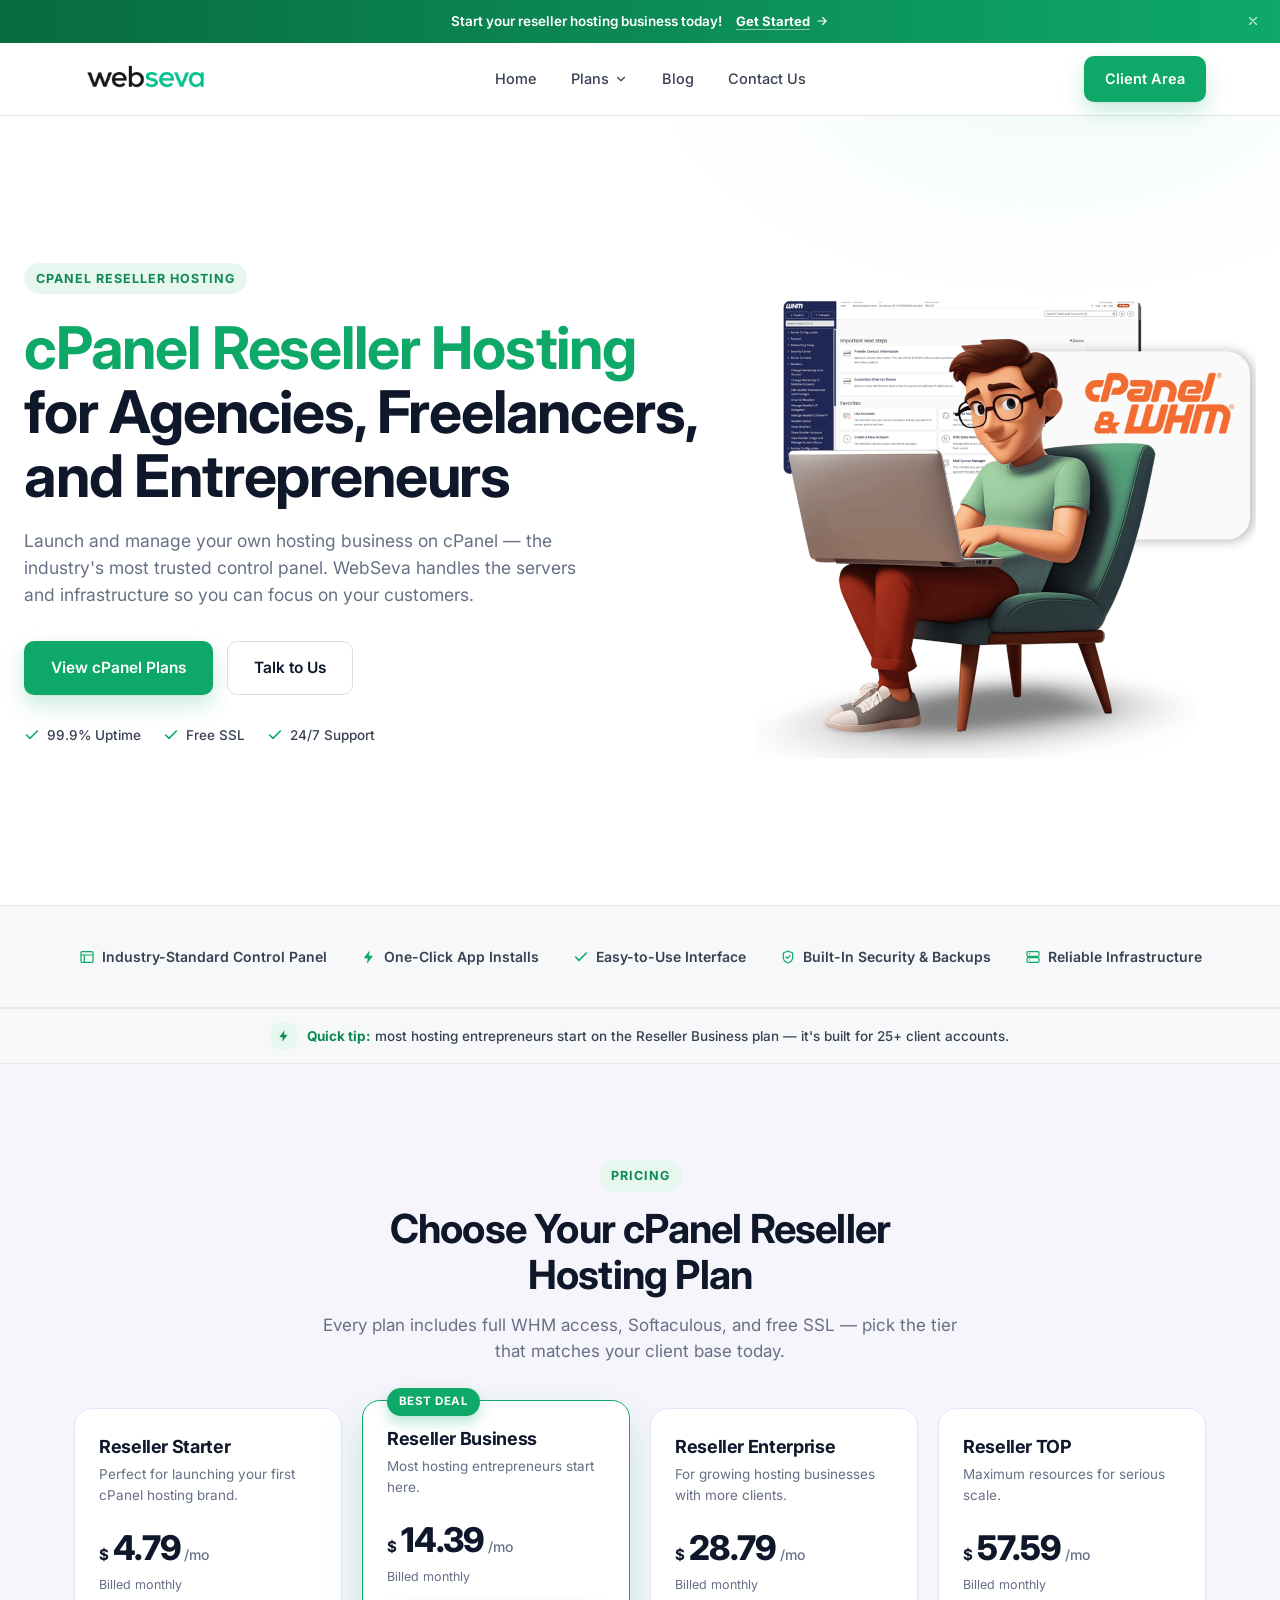
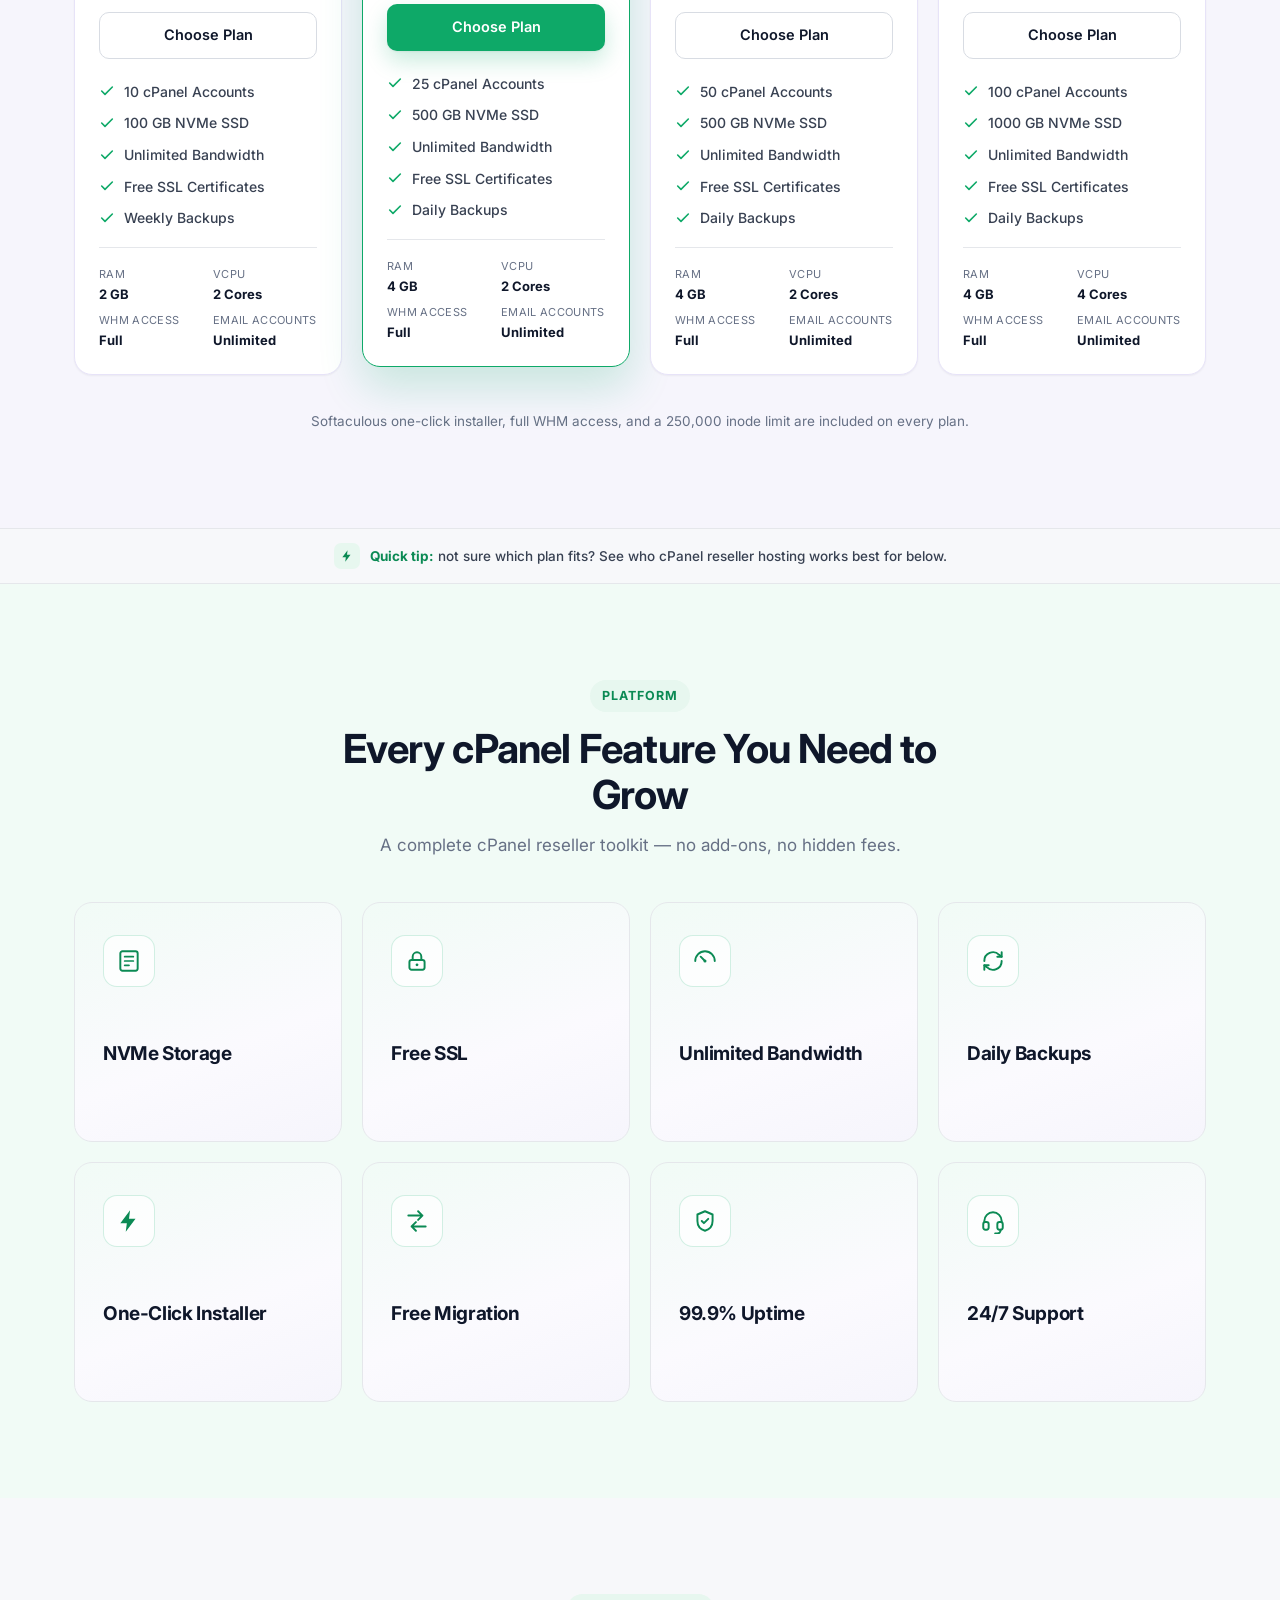
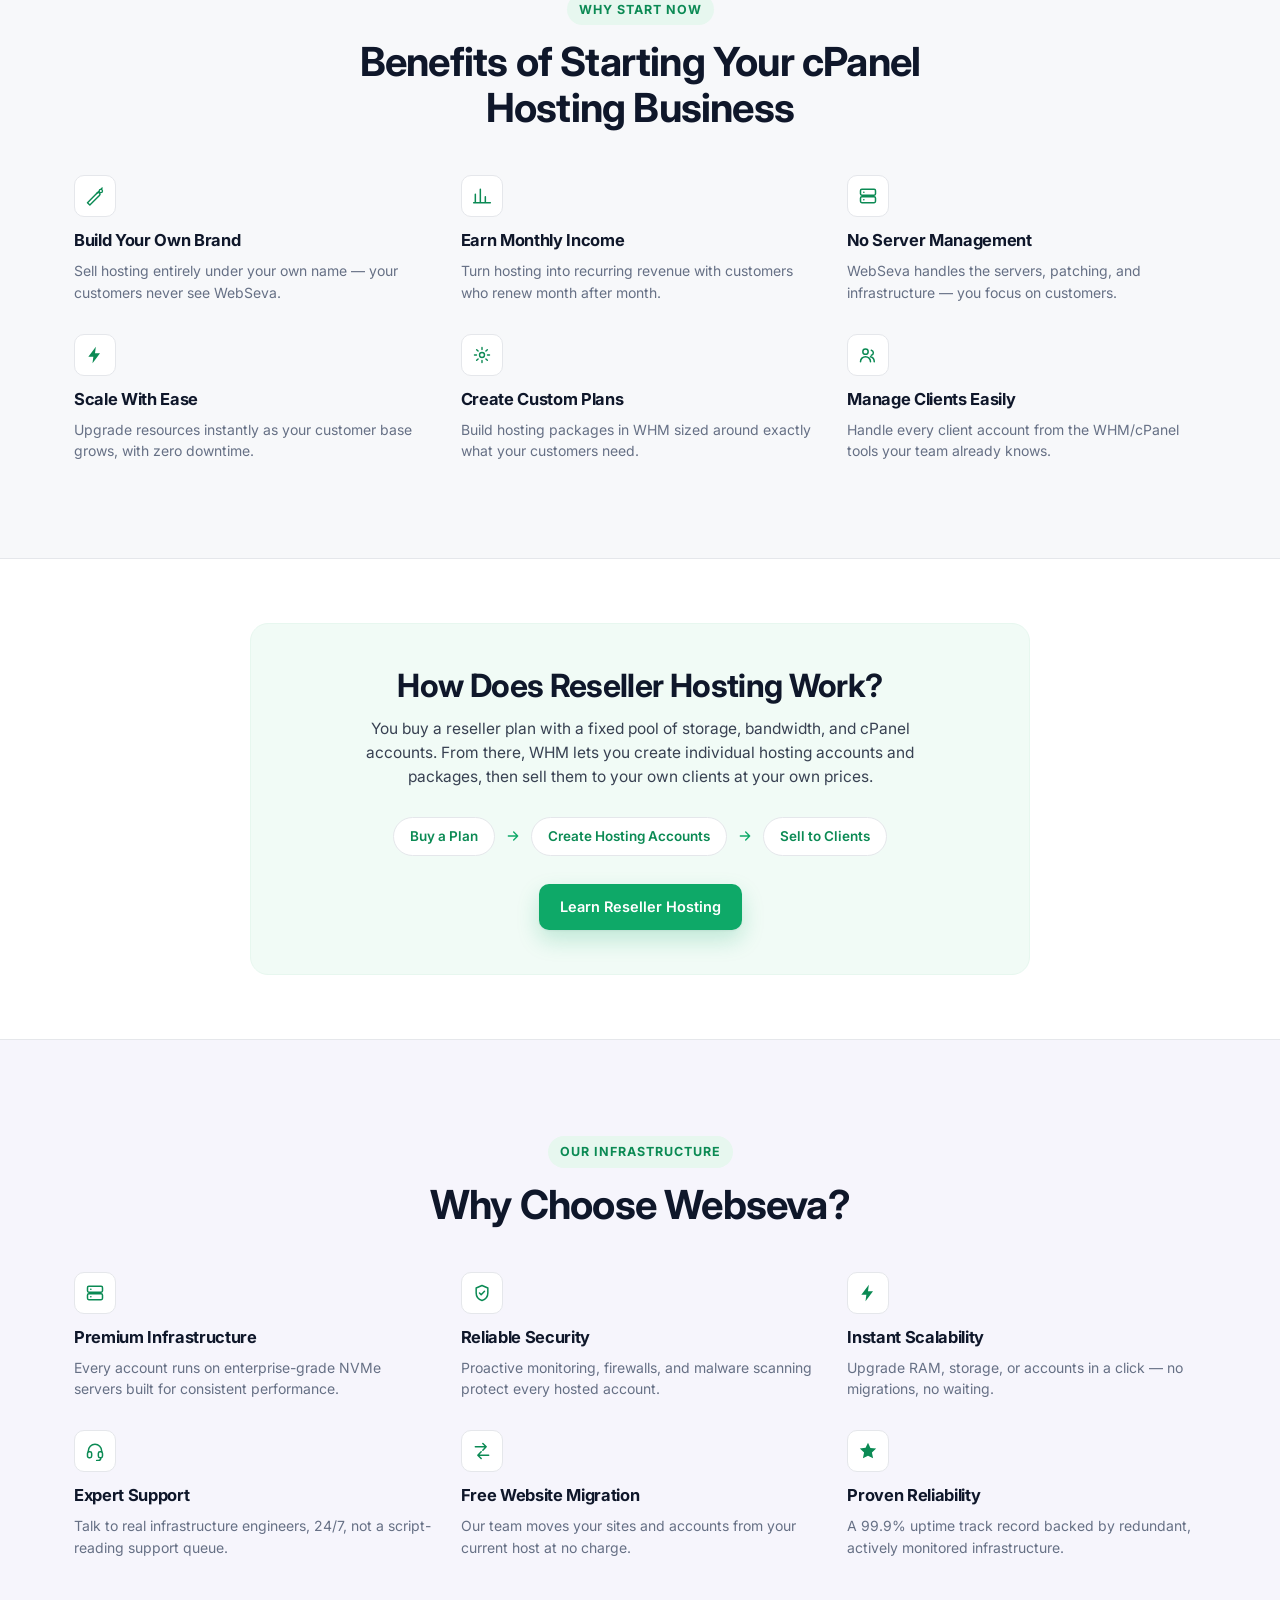
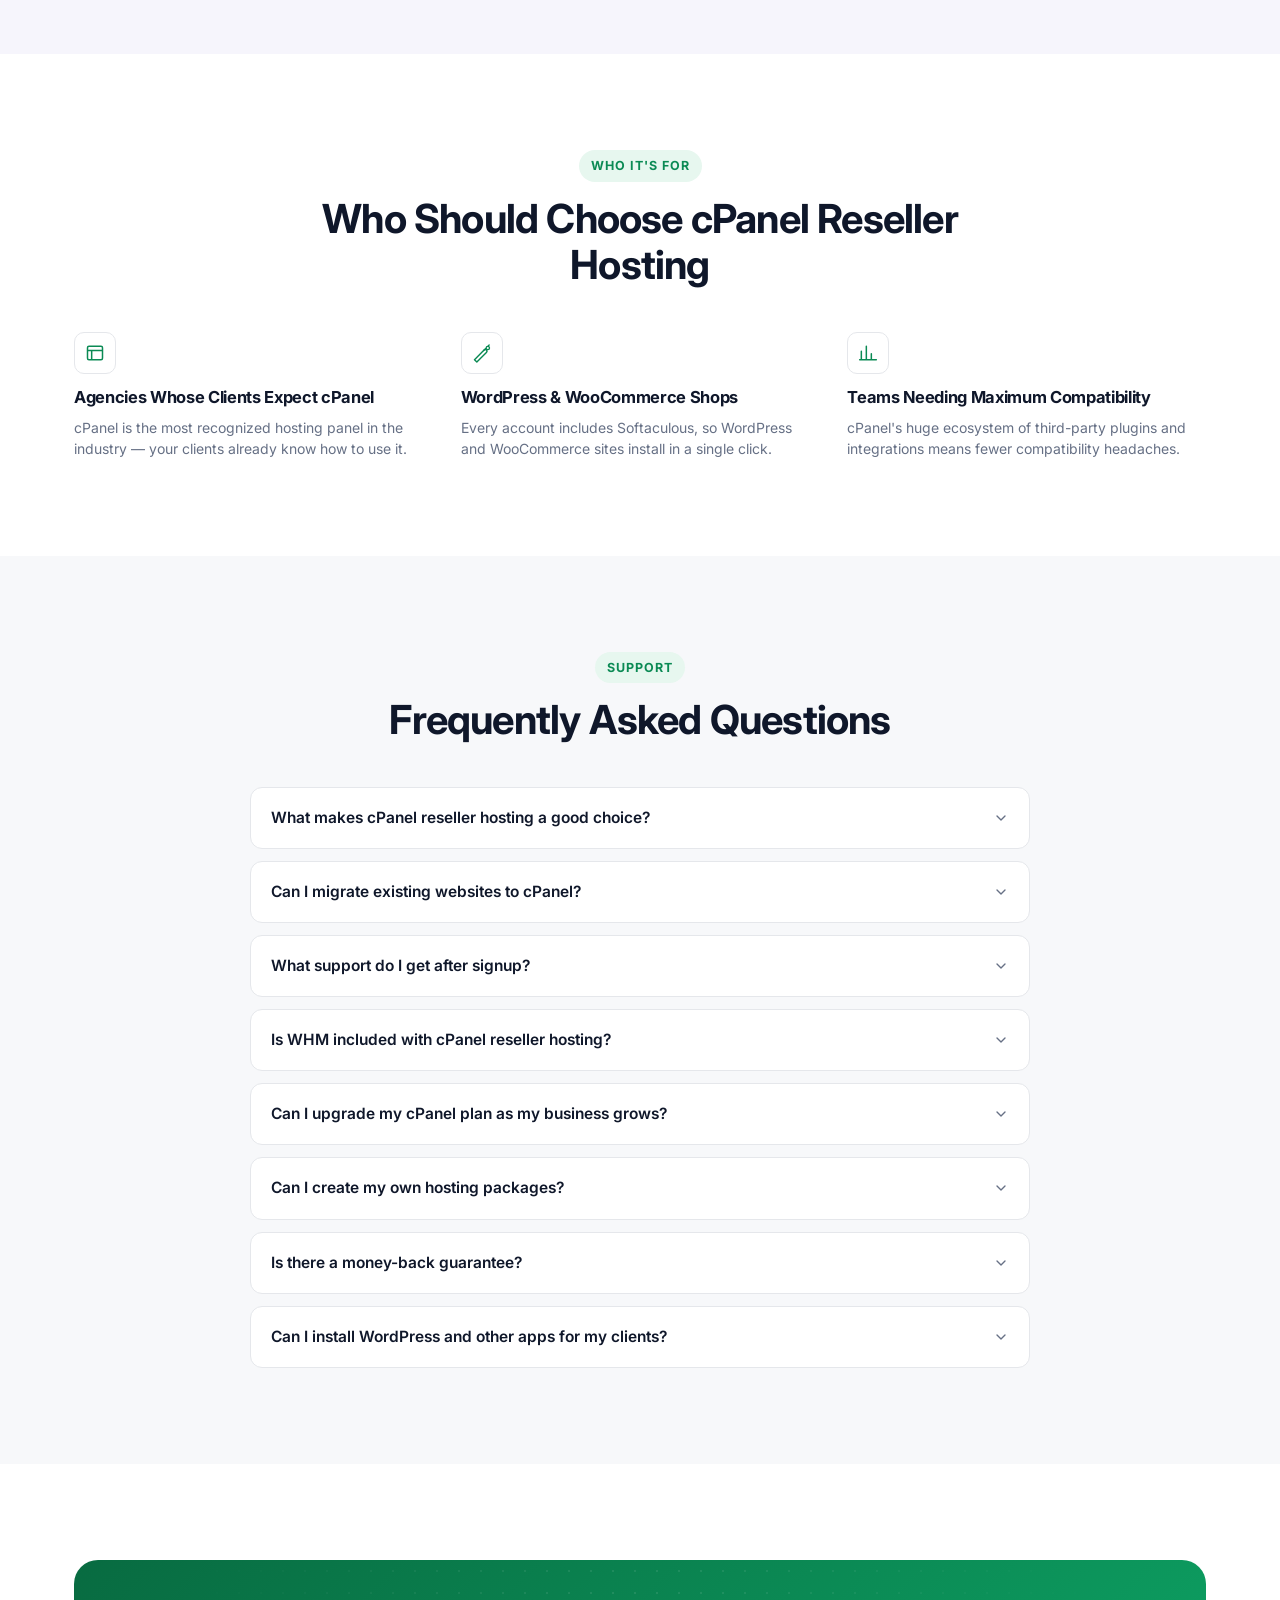
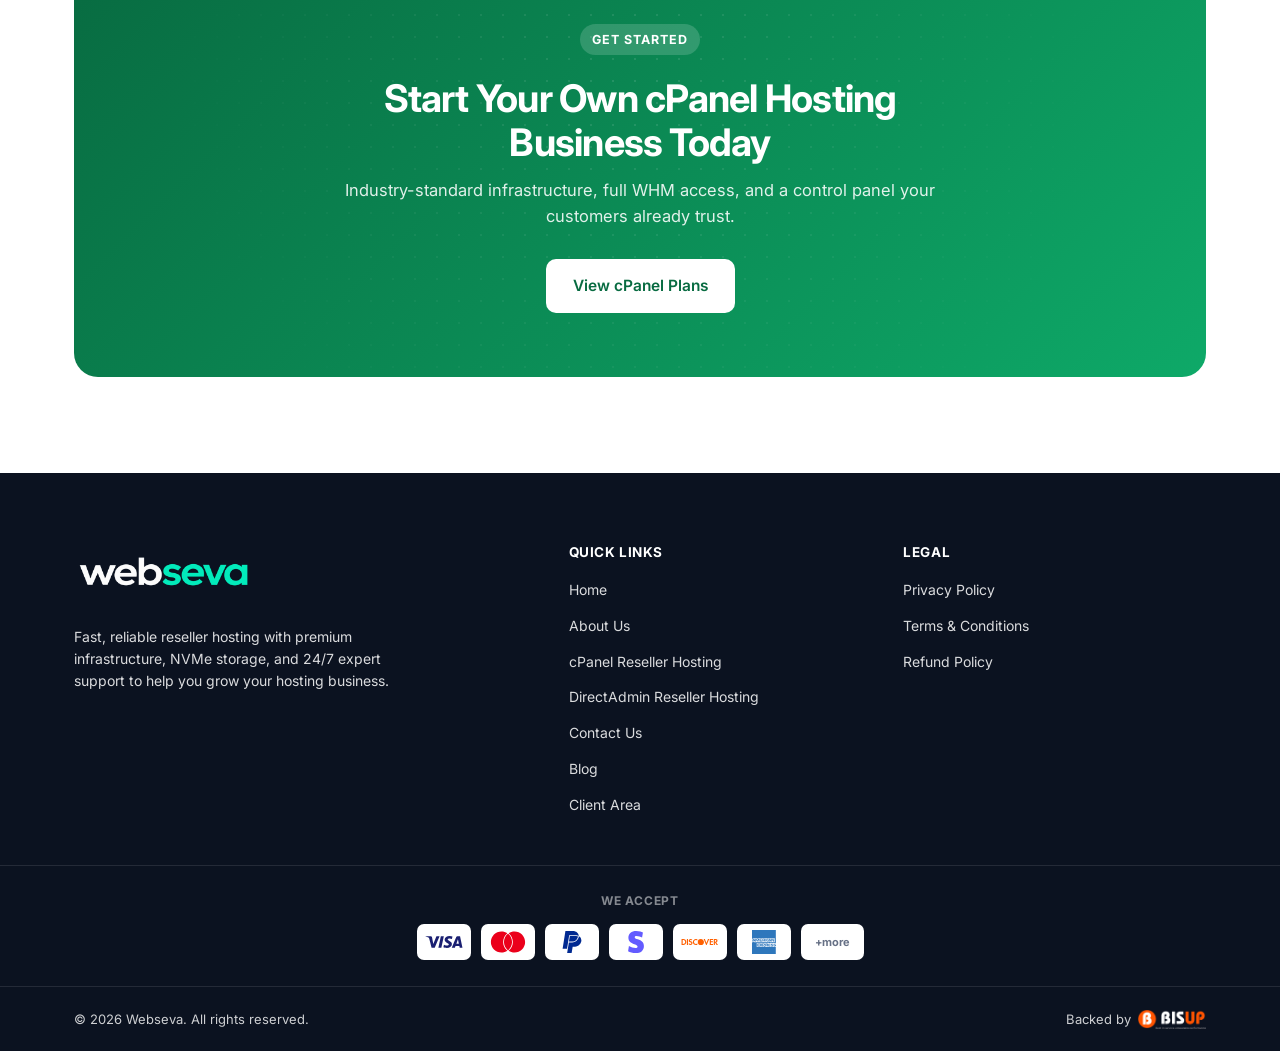
<file: cpanel-reseller-hosting.html>
<!DOCTYPE html>
<html lang="en">
<head>
<meta charset="UTF-8">
<meta name="viewport" content="width=device-width, initial-scale=1.0">
<title>cPanel Reseller Hosting for Agencies &amp; Freelancers | WebSeva</title>
<meta name="description" content="Launch your own hosting business with WebSeva's cPanel reseller hosting — NVMe SSD storage, full WHM access, free SSL, and 99.9% uptime.">
<meta name="keywords" content="cPanel reseller hosting, cPanel hosting, WHM reseller hosting, white label cPanel, reseller hosting business">
<meta name="robots" content="index, follow">
<meta name="theme-color" content="#0EA968">

<!-- Open Graph -->
<meta property="og:type" content="website">
<meta property="og:site_name" content="WebSeva">
<meta property="og:title" content="cPanel Reseller Hosting for Agencies &amp; Freelancers | WebSeva">
<meta property="og:description" content="Launch your own hosting business on cPanel — NVMe SSD storage, full WHM access, free SSL, and 99.9% uptime.">
<meta property="og:url" content="https://webseva.com/cpanel-reseller-hosting.html">
<meta property="og:image" content="https://webseva.com/img/cpanel-hero.png">

<!-- Twitter Card -->
<meta name="twitter:card" content="summary_large_image">
<meta name="twitter:title" content="cPanel Reseller Hosting for Agencies &amp; Freelancers | WebSeva">
<meta name="twitter:description" content="Launch your own hosting business on cPanel — NVMe SSD storage, full WHM access, free SSL, and 99.9% uptime.">
<meta name="twitter:image" content="https://webseva.com/img/cpanel-hero.png">

<link rel="icon" type="image/x-icon" href="img/favicon/favicon.ico">
<link rel="icon" type="image/png" sizes="32x32" href="img/favicon/favicon-32x32.png">
<link rel="icon" type="image/png" sizes="16x16" href="img/favicon/favicon-16x16.png">
<link rel="apple-touch-icon" href="img/favicon/apple-touch-icon.png">
<link rel="manifest" href="img/favicon/site.webmanifest">
<link rel="canonical" href="https://webseva.com/cpanel-reseller-hosting.html">

<link rel="preconnect" href="https://fonts.googleapis.com">
<link rel="preconnect" href="https://fonts.gstatic.com" crossorigin>
<link href="https://fonts.googleapis.com/css2?family=Inter:wght@400;500;600;700;800&display=swap" rel="stylesheet">

<link rel="stylesheet" href="css/styles.css">

<script type="application/ld+json">
{
  "@context": "https://schema.org",
  "@type": "Organization",
  "name": "WebSeva",
  "description": "WebSeva provides white-label reseller hosting infrastructure with NVMe storage, WHMCS automation, and cPanel/DirectAdmin accounts for hosting entrepreneurs.",
  "url": "https://webseva.com/",
  "sameAs": []
}
</script>
<script type="application/ld+json">
{
  "@context": "https://schema.org",
  "@type": "FAQPage",
  "mainEntity": [
    {"@type": "Question", "name": "What makes cPanel reseller hosting a good choice?", "acceptedAnswer": {"@type": "Answer", "text": "cPanel is the most widely used hosting control panel in the industry — your customers already know it, and you get a proven, stable platform to build your hosting business on."}},
    {"@type": "Question", "name": "Can I migrate existing websites to cPanel?", "acceptedAnswer": {"@type": "Answer", "text": "Yes. Our team migrates your existing websites and hosting accounts to cPanel for free, with minimal downtime."}},
    {"@type": "Question", "name": "What support do I get after signup?", "acceptedAnswer": {"@type": "Answer", "text": "Every reseller gets 24/7 access to our infrastructure support team, plus onboarding help to get your first accounts set up."}},
    {"@type": "Question", "name": "Is WHM included with cPanel reseller hosting?", "acceptedAnswer": {"@type": "Answer", "text": "Yes, full WHM (Web Host Manager) access is included on every plan, giving you complete control over your reseller accounts."}},
    {"@type": "Question", "name": "Can I upgrade my cPanel plan as my business grows?", "acceptedAnswer": {"@type": "Answer", "text": "Absolutely. You can upgrade your plan at any time as your customer base grows, with resources scaled instantly and no downtime."}},
    {"@type": "Question", "name": "Can I create my own hosting packages?", "acceptedAnswer": {"@type": "Answer", "text": "Yes. WHM lets you define your own hosting packages, resource limits, and pricing for your customers."}},
    {"@type": "Question", "name": "Is there a money-back guarantee?", "acceptedAnswer": {"@type": "Answer", "text": "Yes, every plan includes a 30-day money-back guarantee, so you can try cPanel reseller hosting risk-free."}},
    {"@type": "Question", "name": "Can I install WordPress and other apps for my clients?", "acceptedAnswer": {"@type": "Answer", "text": "Yes. Every cPanel reseller plan includes Softaculous, which lets you or your clients install WordPress and 400+ other apps in a single click — no manual setup required."}}
  ]
}
</script>
</head>
<body>

<!-- ================= ICON SPRITE ================= -->
<svg xmlns="http://www.w3.org/2000/svg" style="display:none">
<symbol id="icon-check" viewBox="0 0 24 24"><path d="M20 6 9 17l-5-5" fill="none" stroke="currentColor" stroke-width="2.4" stroke-linecap="round" stroke-linejoin="round"/></symbol>
<symbol id="icon-menu" viewBox="0 0 24 24"><path d="M3 6h18M3 12h18M3 18h18" fill="none" stroke="currentColor" stroke-width="2" stroke-linecap="round"/></symbol>
<symbol id="icon-close" viewBox="0 0 24 24"><path d="M6 6l12 12M18 6 6 18" fill="none" stroke="currentColor" stroke-width="2" stroke-linecap="round"/></symbol>
<symbol id="icon-chevron-down" viewBox="0 0 24 24"><path d="m6 9 6 6 6-6" fill="none" stroke="currentColor" stroke-width="2" stroke-linecap="round" stroke-linejoin="round"/></symbol>
<symbol id="icon-arrow-right" viewBox="0 0 24 24"><path d="M5 12h14M13 6l6 6-6 6" fill="none" stroke="currentColor" stroke-width="2" stroke-linecap="round" stroke-linejoin="round"/></symbol>
<symbol id="icon-server" viewBox="0 0 24 24"><rect x="3" y="4" width="18" height="7" rx="1.6" fill="none" stroke="currentColor" stroke-width="1.8"/><rect x="3" y="13" width="18" height="7" rx="1.6" fill="none" stroke="currentColor" stroke-width="1.8"/><circle cx="7" cy="7.5" r="1" fill="currentColor"/><circle cx="7" cy="16.5" r="1" fill="currentColor"/></symbol>
<symbol id="icon-cpu" viewBox="0 0 24 24"><rect x="6" y="6" width="12" height="12" rx="1.6" fill="none" stroke="currentColor" stroke-width="1.8"/><rect x="9.5" y="9.5" width="5" height="5" fill="none" stroke="currentColor" stroke-width="1.6"/><path d="M9 2v3M15 2v3M9 19v3M15 19v3M2 9h3M2 15h3M19 9h3M19 15h3" stroke="currentColor" stroke-width="1.6" stroke-linecap="round"/></symbol>
<symbol id="icon-ram" viewBox="0 0 24 24"><rect x="3" y="8" width="18" height="8" rx="1.4" fill="none" stroke="currentColor" stroke-width="1.8"/><path d="M7 8V5M11 8V5M15 8V5M17 16v3M9 16v3M13 16v3" stroke="currentColor" stroke-width="1.6" stroke-linecap="round"/></symbol>
<symbol id="icon-nvme" viewBox="0 0 24 24"><rect x="4" y="3" width="16" height="18" rx="2" fill="none" stroke="currentColor" stroke-width="1.8"/><path d="M8 8h8M8 12h8M8 16h4" stroke="currentColor" stroke-width="1.6" stroke-linecap="round"/></symbol>
<symbol id="icon-bandwidth" viewBox="0 0 24 24"><path d="M3 12a9 9 0 0 1 18 0" fill="none" stroke="currentColor" stroke-width="1.8" stroke-linecap="round"/><path d="M12 12 8 8" stroke="currentColor" stroke-width="1.8" stroke-linecap="round"/><circle cx="12" cy="12" r="1.4" fill="currentColor"/></symbol>
<symbol id="icon-accounts" viewBox="0 0 24 24"><circle cx="9" cy="8" r="3.2" fill="none" stroke="currentColor" stroke-width="1.8"/><path d="M3 20c0-3.3 2.7-6 6-6s6 2.7 6 6" fill="none" stroke="currentColor" stroke-width="1.8" stroke-linecap="round"/><path d="M16 6.2a3.2 3.2 0 0 1 0 6.2M19.5 20c0-2.9-1.9-5.3-4.5-6" fill="none" stroke="currentColor" stroke-width="1.8" stroke-linecap="round"/></symbol>
<symbol id="icon-shield" viewBox="0 0 24 24"><path d="M12 3l7 3v6c0 4.5-3 7.8-7 9-4-1.2-7-4.5-7-9V6l7-3Z" fill="none" stroke="currentColor" stroke-width="1.8" stroke-linejoin="round"/><path d="m9 12 2 2 4-4" fill="none" stroke="currentColor" stroke-width="1.8" stroke-linecap="round" stroke-linejoin="round"/></symbol>
<symbol id="icon-globe" viewBox="0 0 24 24"><circle cx="12" cy="12" r="9" fill="none" stroke="currentColor" stroke-width="1.8"/><path d="M3 12h18M12 3c2.8 2.4 4.2 5.5 4.2 9s-1.4 6.6-4.2 9c-2.8-2.4-4.2-5.5-4.2-9S9.2 5.4 12 3Z" fill="none" stroke="currentColor" stroke-width="1.8"/></symbol>
<symbol id="icon-clock" viewBox="0 0 24 24"><circle cx="12" cy="12" r="9" fill="none" stroke="currentColor" stroke-width="1.8"/><path d="M12 7v5l3.5 2" fill="none" stroke="currentColor" stroke-width="1.8" stroke-linecap="round" stroke-linejoin="round"/></symbol>
<symbol id="icon-whitelabel" viewBox="0 0 24 24"><path d="M3 20 14.5 8.5a2 2 0 0 1 2.8 0l0 0a2 2 0 0 1 0 2.8L5.8 22.8 3 20Z" fill="none" stroke="currentColor" stroke-width="1.7" stroke-linejoin="round"/><path d="M14 9 17 6M19 4l1.6-1.6M19 4a2 2 0 1 1-2 2 2 2 0 0 1 2-2Z" fill="none" stroke="currentColor" stroke-width="1.6" stroke-linecap="round" stroke-linejoin="round"/></symbol>
<symbol id="icon-whmcs" viewBox="0 0 24 24"><circle cx="12" cy="12" r="3" fill="none" stroke="currentColor" stroke-width="1.7"/><path d="M12 3v2.4M12 18.6V21M21 12h-2.4M5.4 12H3M18.4 5.6l-1.7 1.7M7.3 16.7l-1.7 1.7M18.4 18.4l-1.7-1.7M7.3 7.3 5.6 5.6" stroke="currentColor" stroke-width="1.7" stroke-linecap="round"/></symbol>
<symbol id="icon-backup" viewBox="0 0 24 24"><path d="M4 12a8 8 0 0 1 13.7-5.7L20 8" fill="none" stroke="currentColor" stroke-width="1.8" stroke-linecap="round"/><path d="M20 4v4h-4" fill="none" stroke="currentColor" stroke-width="1.8" stroke-linecap="round" stroke-linejoin="round"/><path d="M20 12a8 8 0 0 1-13.7 5.7L4 16" fill="none" stroke="currentColor" stroke-width="1.8" stroke-linecap="round"/><path d="M4 20v-4h4" fill="none" stroke="currentColor" stroke-width="1.8" stroke-linecap="round" stroke-linejoin="round"/></symbol>
<symbol id="icon-panel" viewBox="0 0 24 24"><rect x="3" y="4" width="18" height="16" rx="1.8" fill="none" stroke="currentColor" stroke-width="1.8"/><path d="M3 9h18M8 9v11" stroke="currentColor" stroke-width="1.8"/></symbol>
<symbol id="icon-scale" viewBox="0 0 24 24"><path d="M4 20V10M10 20V4M16 20v-7M22 20H2" fill="none" stroke="currentColor" stroke-width="1.8" stroke-linecap="round" stroke-linejoin="round"/></symbol>
<symbol id="icon-star" viewBox="0 0 24 24"><path d="m12 2 2.9 6.3 6.9.8-5.1 4.8 1.4 6.9L12 17.6l-6.1 3.2 1.4-6.9L2.2 9l6.9-.8L12 2Z" fill="currentColor"/></symbol>
<symbol id="icon-twitter" viewBox="0 0 24 24"><path d="M20 5.9c-.7.3-1.4.5-2.2.6a3.8 3.8 0 0 0 1.7-2.1c-.8.5-1.6.8-2.5 1a3.8 3.8 0 0 0-6.5 3.5A10.8 10.8 0 0 1 3 4.9a3.9 3.9 0 0 0 1.2 5.2c-.6 0-1.2-.2-1.7-.5v.1a3.9 3.9 0 0 0 3.1 3.8 3.9 3.9 0 0 1-1.7.1 3.9 3.9 0 0 0 3.6 2.7A7.7 7.7 0 0 1 2 17.7a10.9 10.9 0 0 0 5.9 1.7c7 0 10.9-5.9 10.9-11v-.5c.8-.5 1.4-1.2 1.9-2Z" fill="currentColor"/></symbol>
<symbol id="icon-github" viewBox="0 0 24 24"><path d="M12 2a10 10 0 0 0-3.2 19.5c.5.1.7-.2.7-.5v-1.8c-2.8.6-3.4-1.3-3.4-1.3-.4-1.2-1-1.5-1-1.5-.9-.6.1-.6.1-.6 1 .1 1.5 1 1.5 1 .9 1.5 2.3 1.1 2.9.8.1-.7.3-1.1.6-1.3-2.2-.3-4.6-1.1-4.6-5 0-1.1.4-2 1-2.7-.1-.3-.5-1.3.1-2.6 0 0 .8-.3 2.7 1a9.4 9.4 0 0 1 5 0c1.9-1.3 2.7-1 2.7-1 .6 1.3.2 2.3.1 2.6.6.7 1 1.6 1 2.7 0 3.9-2.4 4.7-4.6 5 .3.3.6.9.6 1.8v2.6c0 .3.2.6.7.5A10 10 0 0 0 12 2Z" fill="currentColor"/></symbol>
<symbol id="icon-linkedin" viewBox="0 0 24 24"><path d="M4.5 3.5a2 2 0 1 0 0 4 2 2 0 0 0 0-4ZM3 9.5h3v11H3v-11ZM10 9.5h2.9v1.5h.04c.4-.8 1.5-1.7 3-1.7 3.2 0 3.8 2.1 3.8 4.9v6.3h-3v-5.6c0-1.3 0-3-1.8-3s-2.1 1.4-2.1 2.9v5.7H10v-11Z" fill="currentColor"/></symbol>
<symbol id="icon-mail" viewBox="0 0 24 24"><rect x="3" y="5" width="18" height="14" rx="2" fill="none" stroke="currentColor" stroke-width="1.7"/><path d="m4 7 8 6 8-6" fill="none" stroke="currentColor" stroke-width="1.7" stroke-linecap="round" stroke-linejoin="round"/></symbol>
<symbol id="icon-bolt" viewBox="0 0 24 24"><path d="M13 2 4 14h6l-1 8 9-12h-6l1-8Z" fill="currentColor"/></symbol>
<symbol id="icon-transfer" viewBox="0 0 24 24"><path d="M4 7h13M13 3l4 4-4 4" fill="none" stroke="currentColor" stroke-width="1.8" stroke-linecap="round" stroke-linejoin="round"/><path d="M20 17H7M11 21l-4-4 4-4" fill="none" stroke="currentColor" stroke-width="1.8" stroke-linecap="round" stroke-linejoin="round"/></symbol>
<symbol id="icon-lock" viewBox="0 0 24 24"><rect x="5" y="11" width="14" height="9" rx="2" fill="none" stroke="currentColor" stroke-width="1.8"/><path d="M8 11V8a4 4 0 0 1 8 0v3" fill="none" stroke="currentColor" stroke-width="1.8"/><circle cx="12" cy="15.5" r="1.3" fill="currentColor"/></symbol>
<symbol id="icon-headset" viewBox="0 0 24 24"><path d="M4 13v-1a8 8 0 0 1 16 0v1" fill="none" stroke="currentColor" stroke-width="1.8" stroke-linecap="round"/><rect x="3" y="13" width="5" height="7" rx="2" fill="none" stroke="currentColor" stroke-width="1.8"/><rect x="16" y="13" width="5" height="7" rx="2" fill="none" stroke="currentColor" stroke-width="1.8"/><path d="M19 20v.5a3 3 0 0 1-3 3h-2" fill="none" stroke="currentColor" stroke-width="1.8" stroke-linecap="round"/></symbol>
</svg>

<div class="site-top" id="siteTop">

<!-- ================= PROMO BANNER ================= -->
<div class="promo-banner" id="promoBanner">
  <div class="container promo-banner-inner">
    <p>Start your reseller hosting business today!</p>
    <a href="#pricing" class="promo-banner-cta">Get Started <svg width="14" height="14"><use href="#icon-arrow-right"/></svg></a>
  </div>
  <button class="promo-banner-close" id="promoBannerClose" aria-label="Dismiss banner">
    <svg width="14" height="14"><use href="#icon-close"/></svg>
  </button>
</div>

<!-- ================= HEADER ================= -->
<header class="site-header" id="siteHeader">
  <div class="container header-inner">
    <a href="index.html" class="logo" aria-label="WebSeva home">
      <img src="img/logo.png" alt="WebSeva" class="logo-img">
    </a>

    <nav class="main-nav" id="mainNav" aria-label="Primary">
      <ul>
        <li><a class="nav-link" href="index.html">Home</a></li>
        <li class="has-dropdown">
          <button class="nav-link dropdown-toggle" aria-expanded="false" aria-haspopup="true">
            Plans <svg class="chev" width="14" height="14"><use href="#icon-chevron-down"/></svg>
          </button>
          <div class="dropdown-menu">
            <a href="directadmin-reseller-hosting.html">
              <svg width="18" height="18"><use href="#icon-panel"/></svg>
              <span><strong>DirectAdmin Reseller Hosting</strong><small>Affordable &amp; easy to manage</small></span>
            </a>
            <a href="cpanel-reseller-hosting.html">
              <svg width="18" height="18"><use href="#icon-server"/></svg>
              <span><strong>cPanel Reseller Hosting</strong><small>The industry-standard panel</small></span>
            </a>
          </div>
        </li>
        <li><a class="nav-link" href="/blog">Blog</a></li>
        <li><a class="nav-link" href="mailto:contact@webseva.com">Contact Us</a></li>
      </ul>
    </nav>

    <div class="header-actions">
      <a href="https://my.bisup.com" class="btn btn-primary">Client Area</a>
      <button class="nav-toggle" id="navToggle" aria-label="Open menu" aria-expanded="false" aria-controls="mobileDrawer">
        <svg width="22" height="22"><use href="#icon-menu"/></svg>
      </button>
    </div>
  </div>

</header>

</div>

<!-- Mobile drawer: kept as a direct child of body (not inside .site-header) because .site-header has
     backdrop-filter, which creates a new containing block for position:fixed descendants. Nesting the
     drawer inside it made the drawer fix itself relative to the header instead of the viewport, so it
     didn't stay pinned full-screen while the page scrolled. -->
<div class="mobile-drawer" id="mobileDrawer">
  <div class="mobile-drawer-head">
    <img src="img/logo.png" alt="WebSeva" class="logo-img">
    <button class="nav-toggle" id="navClose" aria-label="Close menu">
      <svg width="22" height="22"><use href="#icon-close"/></svg>
    </button>
  </div>
  <ul class="mobile-nav-list">
    <li><a href="index.html">Home</a></li>
    <li><a href="directadmin-reseller-hosting.html">DirectAdmin Reseller Hosting</a></li>
    <li><a href="cpanel-reseller-hosting.html">cPanel Reseller Hosting</a></li>
    <li><a href="/blog">Blog</a></li>
    <li><a href="mailto:contact@webseva.com">Contact Us</a></li>
  </ul>
  <div class="mobile-drawer-actions">
    <a href="https://my.bisup.com" class="btn btn-primary btn-block">Client Area</a>
  </div>
</div>
<div class="drawer-backdrop" id="drawerBackdrop"></div>

<main>

<!-- ================= HERO ================= -->
<section class="hero" id="hero">
  <div class="container hero-grid">
    <div class="hero-copy">
      <p class="eyebrow">cPanel reseller hosting</p>
      <h1><span class="text-accent">cPanel Reseller Hosting</span> for Agencies, Freelancers, and Entrepreneurs</h1>
      <p class="hero-sub">Launch and manage your own hosting business on cPanel — the industry's most trusted control panel. WebSeva handles the servers and infrastructure so you can focus on your customers.</p>
      <div class="hero-cta">
        <a href="#pricing" class="btn btn-primary btn-lg">View cPanel Plans</a>
        <a href="mailto:contact@webseva.com" class="btn btn-outline btn-lg">Talk to Us</a>
      </div>
      <ul class="trust-inline">
        <li><svg width="16" height="16"><use href="#icon-check"/></svg>99.9% Uptime</li>
        <li><svg width="16" height="16"><use href="#icon-check"/></svg>Free SSL</li>
        <li><svg width="16" height="16"><use href="#icon-check"/></svg>24/7 Support</li>
      </ul>
    </div>

    <div class="hero-visual">
      <img src="img/cpanel-hero.png" alt="Illustration of a reseller managing hosting accounts through cPanel and WHM" class="hero-visual-img">
    </div>
  </div>
</section>

<!-- ================= BENEFITS STRIP ================= -->
<section class="trust-strip" aria-label="cPanel reseller hosting benefits">
  <div class="container">
    <ul class="trust-inline trust-inline--center">
      <li><svg width="16" height="16"><use href="#icon-panel"/></svg>Industry-Standard Control Panel</li>
      <li><svg width="16" height="16"><use href="#icon-bolt"/></svg>One-Click App Installs</li>
      <li><svg width="16" height="16"><use href="#icon-check"/></svg>Easy-to-Use Interface</li>
      <li><svg width="16" height="16"><use href="#icon-shield"/></svg>Built-In Security &amp; Backups</li>
      <li><svg width="16" height="16"><use href="#icon-server"/></svg>Reliable Infrastructure</li>
    </ul>
  </div>
</section>

<div class="tip-strip">
  <div class="container tip-strip-inner">
    <span class="tip-strip-icon"><svg width="14" height="14"><use href="#icon-bolt"/></svg></span>
    <p><strong>Quick tip:</strong> most hosting entrepreneurs start on the Reseller Business plan — it's built for 25+ client accounts.</p>
  </div>
</div>

<!-- ================= PRICING ================= -->
<section class="pricing" id="pricing">
  <div class="container">
    <div class="section-head">
      <span class="eyebrow">Pricing</span>
      <h2>Choose Your cPanel Reseller Hosting Plan</h2>
      <p>Every plan includes full WHM access, Softaculous, and free SSL — pick the tier that matches your client base today.</p>
    </div>

    <div class="pricing-grid">

      <article class="price-card">
        <h3 class="price-name">Reseller Starter</h3>
        <p class="price-desc">Perfect for launching your first cPanel hosting brand.</p>
        <div class="price-amount">
          <span class="price-currency">$</span>
          <span class="price-number">4.79</span>
          <span class="price-period">/mo</span>
        </div>
        <p class="price-billed-note">Billed monthly</p>
        <a href="https://my.bisup.com/store/reseller-hosting/reseller-50" target="_blank" rel="noopener noreferrer" class="btn btn-outline btn-block">Choose Plan</a>
        <ul class="price-features">
          <li><svg width="16" height="16"><use href="#icon-check"/></svg>10 cPanel Accounts</li>
          <li><svg width="16" height="16"><use href="#icon-check"/></svg>100 GB NVMe SSD</li>
          <li><svg width="16" height="16"><use href="#icon-check"/></svg>Unlimited Bandwidth</li>
          <li><svg width="16" height="16"><use href="#icon-check"/></svg>Free SSL Certificates</li>
          <li><svg width="16" height="16"><use href="#icon-check"/></svg>Weekly Backups</li>
        </ul>
        <div class="price-resources">
          <div><span>RAM</span><strong>2 GB</strong></div>
          <div><span>vCPU</span><strong>2 Cores</strong></div>
          <div><span>WHM Access</span><strong>Full</strong></div>
          <div><span>Email Accounts</span><strong>Unlimited</strong></div>
        </div>
      </article>

      <article class="price-card price-card--featured">
        <span class="price-badge">Best Deal</span>
        <h3 class="price-name">Reseller Business</h3>
        <p class="price-desc">Most hosting entrepreneurs start here.</p>
        <div class="price-amount">
          <span class="price-currency">$</span>
          <span class="price-number">14.39</span>
          <span class="price-period">/mo</span>
        </div>
        <p class="price-billed-note">Billed monthly</p>
        <a href="https://my.bisup.com/store/reseller-hosting/reseller-500" target="_blank" rel="noopener noreferrer" class="btn btn-primary btn-block">Choose Plan</a>
        <ul class="price-features">
          <li><svg width="16" height="16"><use href="#icon-check"/></svg>25 cPanel Accounts</li>
          <li><svg width="16" height="16"><use href="#icon-check"/></svg>500 GB NVMe SSD</li>
          <li><svg width="16" height="16"><use href="#icon-check"/></svg>Unlimited Bandwidth</li>
          <li><svg width="16" height="16"><use href="#icon-check"/></svg>Free SSL Certificates</li>
          <li><svg width="16" height="16"><use href="#icon-check"/></svg>Daily Backups</li>
        </ul>
        <div class="price-resources">
          <div><span>RAM</span><strong>4 GB</strong></div>
          <div><span>vCPU</span><strong>2 Cores</strong></div>
          <div><span>WHM Access</span><strong>Full</strong></div>
          <div><span>Email Accounts</span><strong>Unlimited</strong></div>
        </div>
      </article>

      <article class="price-card">
        <h3 class="price-name">Reseller Enterprise</h3>
        <p class="price-desc">For growing hosting businesses with more clients.</p>
        <div class="price-amount">
          <span class="price-currency">$</span>
          <span class="price-number">28.79</span>
          <span class="price-period">/mo</span>
        </div>
        <p class="price-billed-note">Billed monthly</p>
        <a href="https://my.bisup.com/store/reseller-hosting/reseller-unlimited" target="_blank" rel="noopener noreferrer" class="btn btn-outline btn-block">Choose Plan</a>
        <ul class="price-features">
          <li><svg width="16" height="16"><use href="#icon-check"/></svg>50 cPanel Accounts</li>
          <li><svg width="16" height="16"><use href="#icon-check"/></svg>500 GB NVMe SSD</li>
          <li><svg width="16" height="16"><use href="#icon-check"/></svg>Unlimited Bandwidth</li>
          <li><svg width="16" height="16"><use href="#icon-check"/></svg>Free SSL Certificates</li>
          <li><svg width="16" height="16"><use href="#icon-check"/></svg>Daily Backups</li>
        </ul>
        <div class="price-resources">
          <div><span>RAM</span><strong>4 GB</strong></div>
          <div><span>vCPU</span><strong>2 Cores</strong></div>
          <div><span>WHM Access</span><strong>Full</strong></div>
          <div><span>Email Accounts</span><strong>Unlimited</strong></div>
        </div>
      </article>

      <article class="price-card">
        <h3 class="price-name">Reseller TOP</h3>
        <p class="price-desc">Maximum resources for serious scale.</p>
        <div class="price-amount">
          <span class="price-currency">$</span>
          <span class="price-number">57.59</span>
          <span class="price-period">/mo</span>
        </div>
        <p class="price-billed-note">Billed monthly</p>
        <a href="https://my.bisup.com/store/reseller-hosting/top" target="_blank" rel="noopener noreferrer" class="btn btn-outline btn-block">Choose Plan</a>
        <ul class="price-features">
          <li><svg width="16" height="16"><use href="#icon-check"/></svg>100 cPanel Accounts</li>
          <li><svg width="16" height="16"><use href="#icon-check"/></svg>1000 GB NVMe SSD</li>
          <li><svg width="16" height="16"><use href="#icon-check"/></svg>Unlimited Bandwidth</li>
          <li><svg width="16" height="16"><use href="#icon-check"/></svg>Free SSL Certificates</li>
          <li><svg width="16" height="16"><use href="#icon-check"/></svg>Daily Backups</li>
        </ul>
        <div class="price-resources">
          <div><span>RAM</span><strong>4 GB</strong></div>
          <div><span>vCPU</span><strong>4 Cores</strong></div>
          <div><span>WHM Access</span><strong>Full</strong></div>
          <div><span>Email Accounts</span><strong>Unlimited</strong></div>
        </div>
      </article>

    </div>

    <p class="pricing-footnote">Softaculous one-click installer, full WHM access, and a 250,000 inode limit are included on every plan.</p>
  </div>
</section>

<div class="tip-strip">
  <div class="container tip-strip-inner">
    <span class="tip-strip-icon"><svg width="14" height="14"><use href="#icon-bolt"/></svg></span>
    <p><strong>Quick tip:</strong> not sure which plan fits? See who cPanel reseller hosting works best for below.</p>
  </div>
</div>

<!-- ================= HOSTING FEATURES ================= -->
<section class="infrastructure" id="features">
  <div class="container">
    <div class="section-head">
      <span class="eyebrow">Platform</span>
      <h2>Every cPanel Feature You Need to Grow</h2>
      <p>A complete cPanel reseller toolkit — no add-ons, no hidden fees.</p>
    </div>

    <div class="infra-tiles">
      <article class="infra-tile" tabindex="0">
        <div class="infra-tile-icon"><svg width="26" height="26"><use href="#icon-nvme"/></svg></div>
        <h3>NVMe Storage</h3>
        <p class="infra-tile-desc">Every cPanel account runs on enterprise NVMe drives for consistently fast page loads.</p>
      </article>
      <article class="infra-tile" tabindex="0">
        <div class="infra-tile-icon"><svg width="26" height="26"><use href="#icon-lock"/></svg></div>
        <h3>Free SSL</h3>
        <p class="infra-tile-desc">AutoSSL issues and renews a free certificate for every domain, automatically.</p>
      </article>
      <article class="infra-tile" tabindex="0">
        <div class="infra-tile-icon"><svg width="26" height="26"><use href="#icon-bandwidth"/></svg></div>
        <h3>Unlimited Bandwidth</h3>
        <p class="infra-tile-desc">No bandwidth caps or overage fees, however much traffic your clients bring in.</p>
      </article>
      <article class="infra-tile" tabindex="0">
        <div class="infra-tile-icon"><svg width="26" height="26"><use href="#icon-backup"/></svg></div>
        <h3>Daily Backups</h3>
        <p class="infra-tile-desc">Automated daily backups run through WHM, so client data is always recoverable.</p>
      </article>
      <article class="infra-tile" tabindex="0">
        <div class="infra-tile-icon"><svg width="26" height="26"><use href="#icon-bolt"/></svg></div>
        <h3>One-Click Installer</h3>
        <p class="infra-tile-desc">Softaculous installs WordPress and 400+ apps for your clients in a single click.</p>
      </article>
      <article class="infra-tile" tabindex="0">
        <div class="infra-tile-icon"><svg width="26" height="26"><use href="#icon-transfer"/></svg></div>
        <h3>Free Migration</h3>
        <p class="infra-tile-desc">Our team moves your existing cPanel accounts over at no cost, with zero downtime.</p>
      </article>
      <article class="infra-tile" tabindex="0">
        <div class="infra-tile-icon"><svg width="26" height="26"><use href="#icon-shield"/></svg></div>
        <h3>99.9% Uptime</h3>
        <p class="infra-tile-desc">Redundant infrastructure keeps every hosted account online, day and night.</p>
      </article>
      <article class="infra-tile" tabindex="0">
        <div class="infra-tile-icon"><svg width="26" height="26"><use href="#icon-headset"/></svg></div>
        <h3>24/7 Support</h3>
        <p class="infra-tile-desc">Real infrastructure engineers are on call around the clock if anything needs attention.</p>
      </article>
    </div>
  </div>
</section>

<!-- ================= BENEFITS OF STARTING ================= -->
<section class="features">
  <div class="container">
    <div class="section-head">
      <span class="eyebrow">Why start now</span>
      <h2>Benefits of Starting Your cPanel Hosting Business</h2>
    </div>
    <div class="feature-grid">
      <div class="feature-item">
        <div class="feature-icon"><svg width="20" height="20"><use href="#icon-whitelabel"/></svg></div>
        <h3>Build Your Own Brand</h3>
        <p>Sell hosting entirely under your own name — your customers never see WebSeva.</p>
      </div>
      <div class="feature-item">
        <div class="feature-icon"><svg width="20" height="20"><use href="#icon-scale"/></svg></div>
        <h3>Earn Monthly Income</h3>
        <p>Turn hosting into recurring revenue with customers who renew month after month.</p>
      </div>
      <div class="feature-item">
        <div class="feature-icon"><svg width="20" height="20"><use href="#icon-server"/></svg></div>
        <h3>No Server Management</h3>
        <p>WebSeva handles the servers, patching, and infrastructure — you focus on customers.</p>
      </div>
      <div class="feature-item">
        <div class="feature-icon"><svg width="20" height="20"><use href="#icon-bolt"/></svg></div>
        <h3>Scale With Ease</h3>
        <p>Upgrade resources instantly as your customer base grows, with zero downtime.</p>
      </div>
      <div class="feature-item">
        <div class="feature-icon"><svg width="20" height="20"><use href="#icon-whmcs"/></svg></div>
        <h3>Create Custom Plans</h3>
        <p>Build hosting packages in WHM sized around exactly what your customers need.</p>
      </div>
      <div class="feature-item">
        <div class="feature-icon"><svg width="20" height="20"><use href="#icon-accounts"/></svg></div>
        <h3>Manage Clients Easily</h3>
        <p>Handle every client account from the WHM/cPanel tools your team already knows.</p>
      </div>
    </div>
  </div>
</section>

<!-- ================= EXPLAINER CTA ================= -->
<section class="explainer">
  <div class="container">
    <div class="explainer-box">
      <h2>How Does Reseller Hosting Work?</h2>
      <p>You buy a reseller plan with a fixed pool of storage, bandwidth, and cPanel accounts. From there, WHM lets you create individual hosting accounts and packages, then sell them to your own clients at your own prices.</p>
      <div class="explainer-steps">
        <span>Buy a Plan</span>
        <svg width="16" height="16"><use href="#icon-arrow-right"/></svg>
        <span>Create Hosting Accounts</span>
        <svg width="16" height="16"><use href="#icon-arrow-right"/></svg>
        <span>Sell to Clients</span>
      </div>
      <a href="#faq" class="btn btn-primary">Learn Reseller Hosting</a>
    </div>
  </div>
</section>

<!-- ================= WHY CHOOSE WEBSEVA ================= -->
<section class="why-webseva">
  <div class="container">
    <div class="section-head">
      <span class="eyebrow">Our infrastructure</span>
      <h2>Why Choose Webseva?</h2>
    </div>
    <div class="feature-grid">
      <div class="feature-item">
        <div class="feature-icon"><svg width="20" height="20"><use href="#icon-server"/></svg></div>
        <h3>Premium Infrastructure</h3>
        <p>Every account runs on enterprise-grade NVMe servers built for consistent performance.</p>
      </div>
      <div class="feature-item">
        <div class="feature-icon"><svg width="20" height="20"><use href="#icon-shield"/></svg></div>
        <h3>Reliable Security</h3>
        <p>Proactive monitoring, firewalls, and malware scanning protect every hosted account.</p>
      </div>
      <div class="feature-item">
        <div class="feature-icon"><svg width="20" height="20"><use href="#icon-bolt"/></svg></div>
        <h3>Instant Scalability</h3>
        <p>Upgrade RAM, storage, or accounts in a click — no migrations, no waiting.</p>
      </div>
      <div class="feature-item">
        <div class="feature-icon"><svg width="20" height="20"><use href="#icon-headset"/></svg></div>
        <h3>Expert Support</h3>
        <p>Talk to real infrastructure engineers, 24/7, not a script-reading support queue.</p>
      </div>
      <div class="feature-item">
        <div class="feature-icon"><svg width="20" height="20"><use href="#icon-transfer"/></svg></div>
        <h3>Free Website Migration</h3>
        <p>Our team moves your sites and accounts from your current host at no charge.</p>
      </div>
      <div class="feature-item">
        <div class="feature-icon"><svg width="20" height="20"><use href="#icon-star"/></svg></div>
        <h3>Proven Reliability</h3>
        <p>A 99.9% uptime track record backed by redundant, actively monitored infrastructure.</p>
      </div>
    </div>
  </div>
</section>

<!-- ================= WHO IT'S FOR ================= -->
<section>
  <div class="container">
    <div class="section-head">
      <span class="eyebrow">Who it's for</span>
      <h2>Who Should Choose cPanel Reseller Hosting</h2>
    </div>
    <div class="feature-grid">
      <div class="feature-item">
        <div class="feature-icon"><svg width="20" height="20"><use href="#icon-panel"/></svg></div>
        <h3>Agencies Whose Clients Expect cPanel</h3>
        <p>cPanel is the most recognized hosting panel in the industry — your clients already know how to use it.</p>
      </div>
      <div class="feature-item">
        <div class="feature-icon"><svg width="20" height="20"><use href="#icon-whitelabel"/></svg></div>
        <h3>WordPress &amp; WooCommerce Shops</h3>
        <p>Every account includes Softaculous, so WordPress and WooCommerce sites install in a single click.</p>
      </div>
      <div class="feature-item">
        <div class="feature-icon"><svg width="20" height="20"><use href="#icon-scale"/></svg></div>
        <h3>Teams Needing Maximum Compatibility</h3>
        <p>cPanel's huge ecosystem of third-party plugins and integrations means fewer compatibility headaches.</p>
      </div>
    </div>
  </div>
</section>

<!-- ================= FAQ ================= -->
<section class="faq" id="faq">
  <div class="container">
    <div class="section-head">
      <span class="eyebrow">Support</span>
      <h2>Frequently Asked Questions</h2>
    </div>
    <div class="faq-list">
      <div class="faq-item">
        <button class="faq-question" aria-expanded="false">
          What makes cPanel reseller hosting a good choice?
          <svg width="16" height="16"><use href="#icon-chevron-down"/></svg>
        </button>
        <div class="faq-answer"><p>cPanel is the most widely used hosting control panel in the industry — your customers already know it, and you get a proven, stable platform to build your hosting business on.</p></div>
      </div>
      <div class="faq-item">
        <button class="faq-question" aria-expanded="false">
          Can I migrate existing websites to cPanel?
          <svg width="16" height="16"><use href="#icon-chevron-down"/></svg>
        </button>
        <div class="faq-answer"><p>Yes. Our team migrates your existing websites and hosting accounts to cPanel for free, with minimal downtime.</p></div>
      </div>
      <div class="faq-item">
        <button class="faq-question" aria-expanded="false">
          What support do I get after signup?
          <svg width="16" height="16"><use href="#icon-chevron-down"/></svg>
        </button>
        <div class="faq-answer"><p>Every reseller gets 24/7 access to our infrastructure support team, plus onboarding help to get your first accounts set up.</p></div>
      </div>
      <div class="faq-item">
        <button class="faq-question" aria-expanded="false">
          Is WHM included with cPanel reseller hosting?
          <svg width="16" height="16"><use href="#icon-chevron-down"/></svg>
        </button>
        <div class="faq-answer"><p>Yes, full WHM (Web Host Manager) access is included on every plan, giving you complete control over your reseller accounts.</p></div>
      </div>
      <div class="faq-item">
        <button class="faq-question" aria-expanded="false">
          Can I upgrade my cPanel plan as my business grows?
          <svg width="16" height="16"><use href="#icon-chevron-down"/></svg>
        </button>
        <div class="faq-answer"><p>Absolutely. You can upgrade your plan at any time as your customer base grows, with resources scaled instantly and no downtime.</p></div>
      </div>
      <div class="faq-item">
        <button class="faq-question" aria-expanded="false">
          Can I create my own hosting packages?
          <svg width="16" height="16"><use href="#icon-chevron-down"/></svg>
        </button>
        <div class="faq-answer"><p>Yes. WHM lets you define your own hosting packages, resource limits, and pricing for your customers.</p></div>
      </div>
      <div class="faq-item">
        <button class="faq-question" aria-expanded="false">
          Is there a money-back guarantee?
          <svg width="16" height="16"><use href="#icon-chevron-down"/></svg>
        </button>
        <div class="faq-answer"><p>Yes, every plan includes a 30-day money-back guarantee, so you can try cPanel reseller hosting risk-free.</p></div>
      </div>
      <div class="faq-item">
        <button class="faq-question" aria-expanded="false">
          Can I install WordPress and other apps for my clients?
          <svg width="16" height="16"><use href="#icon-chevron-down"/></svg>
        </button>
        <div class="faq-answer"><p>Yes. Every cPanel reseller plan includes Softaculous, which lets you or your clients install WordPress and 400+ other apps in a single click — no manual setup required.</p></div>
      </div>
    </div>
  </div>
</section>

<!-- ================= FINAL CTA ================= -->
<section class="cta-section">
  <div class="container">
    <div class="cta-box">
      <div class="cta-pattern" aria-hidden="true"></div>
      <div class="cta-content">
        <span class="eyebrow">Get started</span>
        <h2>Start Your Own cPanel Hosting Business Today</h2>
        <p>Industry-standard infrastructure, full WHM access, and a control panel your customers already trust.</p>
        <div class="cta-actions">
          <a href="#pricing" class="btn btn-white btn-lg">View cPanel Plans</a>
        </div>
      </div>
    </div>
  </div>
</section>

</main>

<!-- ================= FOOTER ================= -->
<footer class="site-footer">
  <div class="container footer-top">
    <div class="footer-brand">
      <a href="index.html" class="logo" aria-label="WebSeva home">
        <img src="img/logo-dark.png" alt="WebSeva" class="footer-logo-img">
      </a>
      <p>Fast, reliable reseller hosting with premium infrastructure, NVMe storage, and 24/7 expert support to help you grow your hosting business.</p>
    </div>

    <div class="footer-col">
      <h4>Quick Links</h4>
      <ul>
        <li><a href="index.html">Home</a></li>
        <li><a href="about-us.html">About Us</a></li>
        <li><a href="cpanel-reseller-hosting.html">cPanel Reseller Hosting</a></li>
        <li><a href="directadmin-reseller-hosting.html">DirectAdmin Reseller Hosting</a></li>
        <li><a href="mailto:contact@webseva.com">Contact Us</a></li>
        <li><a href="/blog">Blog</a></li>
        <li><a href="https://my.bisup.com">Client Area</a></li>
      </ul>
    </div>

    <div class="footer-col">
      <h4>Legal</h4>
      <ul>
        <li><a href="legal.html#privacy-policy">Privacy Policy</a></li>
        <li><a href="legal.html#terms-and-conditions">Terms &amp; Conditions</a></li>
        <li><a href="legal.html#refund-policy">Refund Policy</a></li>
      </ul>
    </div>
  </div>

  <div class="footer-payments">
    <div class="container footer-payments-inner">
      <span class="footer-payments-label">We Accept</span>
      <div class="footer-payments-icons">
        <span class="footer-payment-icon"><svg role="img" viewBox="-1 7.124 26 9.751" xmlns="http://www.w3.org/2000/svg"><title>Visa</title><path fill="#1A1F71" d="M9.112 8.262L5.97 15.758H3.92L2.374 9.775c-.094-.368-.175-.503-.461-.658C1.447 8.864.677 8.627 0 8.479l.046-.217h3.3a.904.904 0 01.894.764l.817 4.338 2.018-5.102zm8.033 5.049c.008-1.979-2.736-2.088-2.717-2.972.006-.269.262-.555.822-.628a3.66 3.66 0 011.913.336l.34-1.59a5.207 5.207 0 00-1.814-.333c-1.917 0-3.266 1.02-3.278 2.479-.012 1.079.963 1.68 1.698 2.04.756.367 1.01.603 1.006.931-.005.504-.602.725-1.16.734-.975.015-1.54-.263-1.992-.473l-.351 1.642c.453.208 1.289.39 2.156.398 2.037 0 3.37-1.006 3.377-2.564m5.061 2.447H24l-1.565-7.496h-1.656a.883.883 0 00-.826.55l-2.909 6.946h2.036l.405-1.12h2.488zm-2.163-2.656l1.02-2.815.588 2.815zm-8.16-4.84l-1.603 7.496H8.34l1.605-7.496z"/></svg></span>
        <span class="footer-payment-icon"><svg role="img" viewBox="-1 3.584 26 16.831" xmlns="http://www.w3.org/2000/svg"><title>Mastercard</title><path fill="#EB001B" d="M11.343 18.031c.058.049.12.098.181.146-1.177.783-2.59 1.238-4.107 1.238C3.32 19.416 0 16.096 0 12c0-4.095 3.32-7.416 7.416-7.416 1.518 0 2.931.456 4.105 1.238-.06.051-.12.098-.165.15C9.6 7.489 8.595 9.688 8.595 12c0 2.311 1.001 4.51 2.748 6.031zm5.241-13.447c-1.52 0-2.931.456-4.105 1.238.06.051.12.098.165.15C14.4 7.489 15.405 9.688 15.405 12c0 2.31-1.001 4.507-2.748 6.031-.058.049-.12.098-.181.146 1.177.783 2.588 1.238 4.107 1.238C20.68 19.416 24 16.096 24 12c0-4.094-3.32-7.416-7.416-7.416zM12 6.174c-.096.075-.189.15-.28.231C10.156 7.764 9.169 9.765 9.169 12c0 2.236.987 4.236 2.551 5.595.09.08.185.158.28.232.096-.074.189-.152.28-.232 1.563-1.359 2.551-3.359 2.551-5.595 0-2.235-.987-4.236-2.551-5.595-.09-.08-.184-.156-.28-.231z"/></svg></span>
        <span class="footer-payment-icon"><svg role="img" viewBox="0.82 -1 22.358 26" xmlns="http://www.w3.org/2000/svg"><title>PayPal</title><path fill="#002991" d="M15.607 4.653H8.941L6.645 19.251H1.82L4.862 0h7.995c3.754 0 6.375 2.294 6.473 5.513-.648-.478-2.105-.86-3.722-.86m6.57 5.546c0 3.41-3.01 6.853-6.958 6.853h-2.493L11.595 24H6.74l1.845-11.538h3.592c4.208 0 7.346-3.634 7.153-6.949a5.24 5.24 0 0 1 2.848 4.686M9.653 5.546h6.408c.907 0 1.942.222 2.363.541-.195 2.741-2.655 5.483-6.441 5.483H8.714Z"/></svg></span>
        <span class="footer-payment-icon"><svg role="img" viewBox="2.434 -1 19.133 26" xmlns="http://www.w3.org/2000/svg"><title>Stripe</title><path fill="#635BFF" d="M13.976 9.15c-2.172-.806-3.356-1.426-3.356-2.409 0-.831.683-1.305 1.901-1.305 2.227 0 4.515.858 6.09 1.631l.89-5.494C18.252.975 15.697 0 12.165 0 9.667 0 7.589.654 6.104 1.872 4.56 3.147 3.757 4.992 3.757 7.218c0 4.039 2.467 5.76 6.476 7.219 2.585.92 3.445 1.574 3.445 2.583 0 .98-.84 1.545-2.354 1.545-1.875 0-4.965-.921-6.99-2.109l-.9 5.555C5.175 22.99 8.385 24 11.714 24c2.641 0 4.843-.624 6.328-1.813 1.664-1.305 2.525-3.236 2.525-5.732 0-4.128-2.524-5.851-6.594-7.305h.003z"/></svg></span>
        <span class="footer-payment-icon"><svg role="img" viewBox="-0.999 8.977 25.998 6.046" xmlns="http://www.w3.org/2000/svg"><title>Discover</title><path fill="#FF6000" d="M14.58 12a2.023 2.023 0 1 1-2.025-2.023h.002c1.118 0 2.023.906 2.023 2.023zm-5.2-2.001c-1.124 0-2.025.884-2.025 1.99 0 1.118.878 1.984 2.007 1.984.319 0 .593-.063.93-.221v-.873c-.296.297-.559.416-.895.416-.747 0-1.277-.542-1.277-1.312 0-.73.547-1.306 1.243-1.306.354 0 .622.126.93.428v-.873a1.898 1.898 0 0 0-.913-.233zm-3.352 1.545c-.445-.165-.576-.273-.576-.479 0-.239.233-.422.553-.422.222 0 .405.091.598.308l.388-.508a1.665 1.665 0 0 0-1.117-.422c-.673 0-1.186.467-1.186 1.089 0 .524.239.792.936 1.043.291.103.438.171.513.217a.456.456 0 0 1 .222.394c0 .308-.245.536-.576.536-.354 0-.639-.177-.809-.507l-.479.461c.342.502.752.724 1.317.724.771 0 1.311-.513 1.311-1.249-.002-.603-.252-.876-1.095-1.185zM24 10.3a.29.29 0 0 1-.288.291.29.29 0 0 1-.291-.291v-.003A.29.29 0 1 1 24 10.3zm-.059.001a.235.235 0 0 0-.231-.239.234.234 0 0 0-.232.239c0 .132.104.239.232.239a.235.235 0 0 0 .231-.239zM3.472 13.887h.742v-3.803h-.742v3.803zm12.702-1.248l-1.014-2.554h-.81l1.614 3.9h.399l1.643-3.9h-.804l-1.028 2.554zm2.166 1.248h2.104v-.644h-1.362v-1.027h1.312v-.644h-1.312v-.844h1.362v-.644H18.34v3.803zm5.409-3.557l.11.138h-.097l-.094-.13v.13h-.08v-.334h.107c.081 0 .126.036.126.103.001.046-.025.08-.072.093zm-.006-.092c0-.029-.021-.043-.06-.043h-.014v.087h.014c.039 0 .06-.014.06-.044zm-1.228 2.047l1.197 1.602H22.8l-1.027-1.528h-.097v1.528h-.741v-3.803h1.1c.855 0 1.346.411 1.346 1.123 0 .583-.308.965-.866 1.078zm.103-1.038c0-.37-.251-.563-.713-.563h-.228v1.152h.217c.473-.001.724-.207.724-.589zm-19.487.742a1.91 1.91 0 0 1-.69 1.46c-.365.303-.781.439-1.357.439H.001v-3.803H1.09c1.202 0 2.041.781 2.041 1.904zm-.764-.006c0-.364-.154-.718-.411-.947-.245-.222-.536-.308-1.015-.308H.742v2.515h.199c.479 0 .782-.092 1.015-.302.256-.228.411-.593.411-.958z"/></svg></span>
        <span class="footer-payment-icon"><svg role="img" viewBox="0 0 24 24" xmlns="http://www.w3.org/2000/svg"><title>American Express</title><path fill="#2E77BC" d="M16.015 14.378c0-.32-.135-.496-.344-.622-.21-.12-.464-.135-.81-.135h-1.543v2.82h.675v-1.027h.72c.24 0 .39.024.478.125.12.13.104.38.104.55v.35h.66v-.555c-.002-.25-.017-.376-.108-.516-.06-.08-.18-.18-.33-.234l.02-.008c.18-.072.48-.297.48-.747zm-.87.407l-.028-.002c-.09.053-.195.058-.33.058h-.81v-.63h.824c.12 0 .24 0 .33.05.098.048.156.147.15.255 0 .12-.045.215-.134.27zM20.297 15.837H19v.6h1.304c.676 0 1.05-.278 1.05-.884 0-.28-.066-.448-.187-.582-.153-.133-.392-.193-.73-.207l-.376-.015c-.104 0-.18 0-.255-.03-.09-.03-.15-.105-.15-.21 0-.09.017-.166.09-.21.083-.046.177-.066.272-.06h1.23v-.602h-1.35c-.704 0-.958.437-.958.84 0 .9.776.855 1.407.87.104 0 .18.015.225.06.046.03.082.106.082.18 0 .077-.035.15-.08.18-.06.053-.15.07-.277.07zM0 0v10.096L.81 8.22h1.75l.225.464V8.22h2.043l.45 1.02.437-1.013h6.502c.295 0 .56.057.756.236v-.23h1.787v.23c.307-.17.686-.23 1.12-.23h2.606l.24.466v-.466h1.918l.254.465v-.466h1.858v3.948H20.87l-.36-.6v.585h-2.353l-.256-.63h-.583l-.27.614h-1.213c-.48 0-.84-.104-1.08-.24v.24h-2.89v-.884c0-.12-.03-.12-.105-.135h-.105v1.036H6.067v-.48l-.21.48H4.69l-.202-.48v.465H2.235l-.256-.624H1.4l-.256.624H0V24h23.786v-7.108c-.27.135-.613.18-.973.18H21.09v-.255c-.21.165-.57.255-.914.255H14.71v-.9c0-.12-.018-.12-.12-.12h-.075v1.022h-1.8v-1.066c-.298.136-.643.15-.928.136h-.214v.915h-2.18l-.54-.617-.57.6H4.742v-3.93h3.61l.518.602.554-.6h2.412c.28 0 .74.03.942.225v-.24h2.177c.202 0 .644.045.903.225v-.24h3.265v.24c.163-.164.508-.24.803-.24h1.89v.24c.194-.15.464-.24.84-.24h1.176V0H0zM21.156 14.955c.004.005.006.012.01.016.01.01.024.01.032.02l-.042-.035zM23.828 13.082h.065v.555h-.065zM23.865 15.03v-.005c-.03-.025-.046-.048-.075-.07-.15-.153-.39-.215-.764-.225l-.36-.012c-.12 0-.194-.007-.27-.03-.09-.03-.15-.105-.15-.21 0-.09.03-.16.09-.204.076-.045.15-.05.27-.05h1.223v-.588h-1.283c-.69 0-.96.437-.96.84 0 .9.78.855 1.41.87.104 0 .18.015.224.06.046.03.076.106.076.18 0 .07-.034.138-.09.18-.045.056-.136.07-.27.07h-1.288v.605h1.287c.42 0 .734-.118.9-.36h.03c.09-.134.135-.3.135-.523 0-.24-.045-.39-.135-.526zM18.597 14.208v-.583h-2.235V16.458h2.235v-.585h-1.57v-.57h1.533v-.584h-1.532v-.51M13.51 8.787h.685V11.6h-.684zM13.126 9.543l-.007.006c0-.314-.13-.5-.34-.624-.217-.125-.47-.135-.81-.135H10.43v2.82h.674v-1.034h.72c.24 0 .39.03.487.12.122.136.107.378.107.548v.354h.677v-.553c0-.25-.016-.375-.11-.516-.09-.107-.202-.19-.33-.237.172-.07.472-.3.472-.75zm-.855.396h-.015c-.09.054-.195.056-.33.056H11.1v-.623h.825c.12 0 .24.004.33.05.09.04.15.128.15.25s-.047.22-.134.266zM15.92 9.373h.632v-.6h-.644c-.464 0-.804.105-1.02.33-.286.3-.362.69-.362 1.11 0 .512.123.833.36 1.074.232.238.645.31.97.31h.78l.255-.627h1.39l.262.627h1.36v-2.11l1.272 2.11h.95l.002.002V8.786h-.684v1.963l-1.18-1.96h-1.02V11.4L18.11 8.744h-1.004l-.943 2.22h-.3c-.177 0-.362-.03-.468-.134-.125-.15-.186-.36-.186-.662 0-.285.08-.51.194-.63.133-.135.272-.165.516-.165zm1.668-.108l.464 1.118v.002h-.93l.466-1.12zM2.38 10.97l.254.628H4V9.393l.972 2.205h.584l.973-2.202.015 2.202h.69v-2.81H6.118l-.807 1.904-.876-1.905H3.343v2.663L2.205 8.787h-.997L.01 11.597h.72l.26-.626h1.39zm-.688-1.705l.46 1.118-.003.002h-.915l.457-1.12zM11.856 13.62H9.714l-.85.923-.825-.922H5.346v2.82H8l.855-.932.824.93h1.302v-.94h.838c.6 0 1.17-.164 1.17-.945l-.006-.003c0-.78-.598-.93-1.128-.93zM7.67 15.853l-.014-.002H6.02v-.557h1.47v-.574H6.02v-.51H7.7l.733.82-.764.824zm2.642.33l-1.03-1.147 1.03-1.108v2.253zm1.553-1.258h-.885v-.717h.885c.24 0 .42.098.42.344 0 .243-.15.372-.42.372zM9.967 9.373v-.586H7.73V11.6h2.237v-.58H8.4v-.564h1.527V9.88H8.4v-.507"/></svg></span>
        <span class="footer-payment-icon footer-payment-more">+more</span>
      </div>
    </div>
  </div>

  <div class="footer-bottom">
    <div class="container footer-bottom-inner">
      <span>© 2026 Webseva. All rights reserved.</span>
      <span class="footer-tag">Backed by <a href="https://bisup.com" target="_blank" rel="noopener" aria-label="Bisup"><img src="img/bisup-dark.png" alt="Bisup" class="bisup-logo-img"></a></span>
    </div>
  </div>
</footer>

<script src="js/main.js"></script>
</body>
</html>
</file>
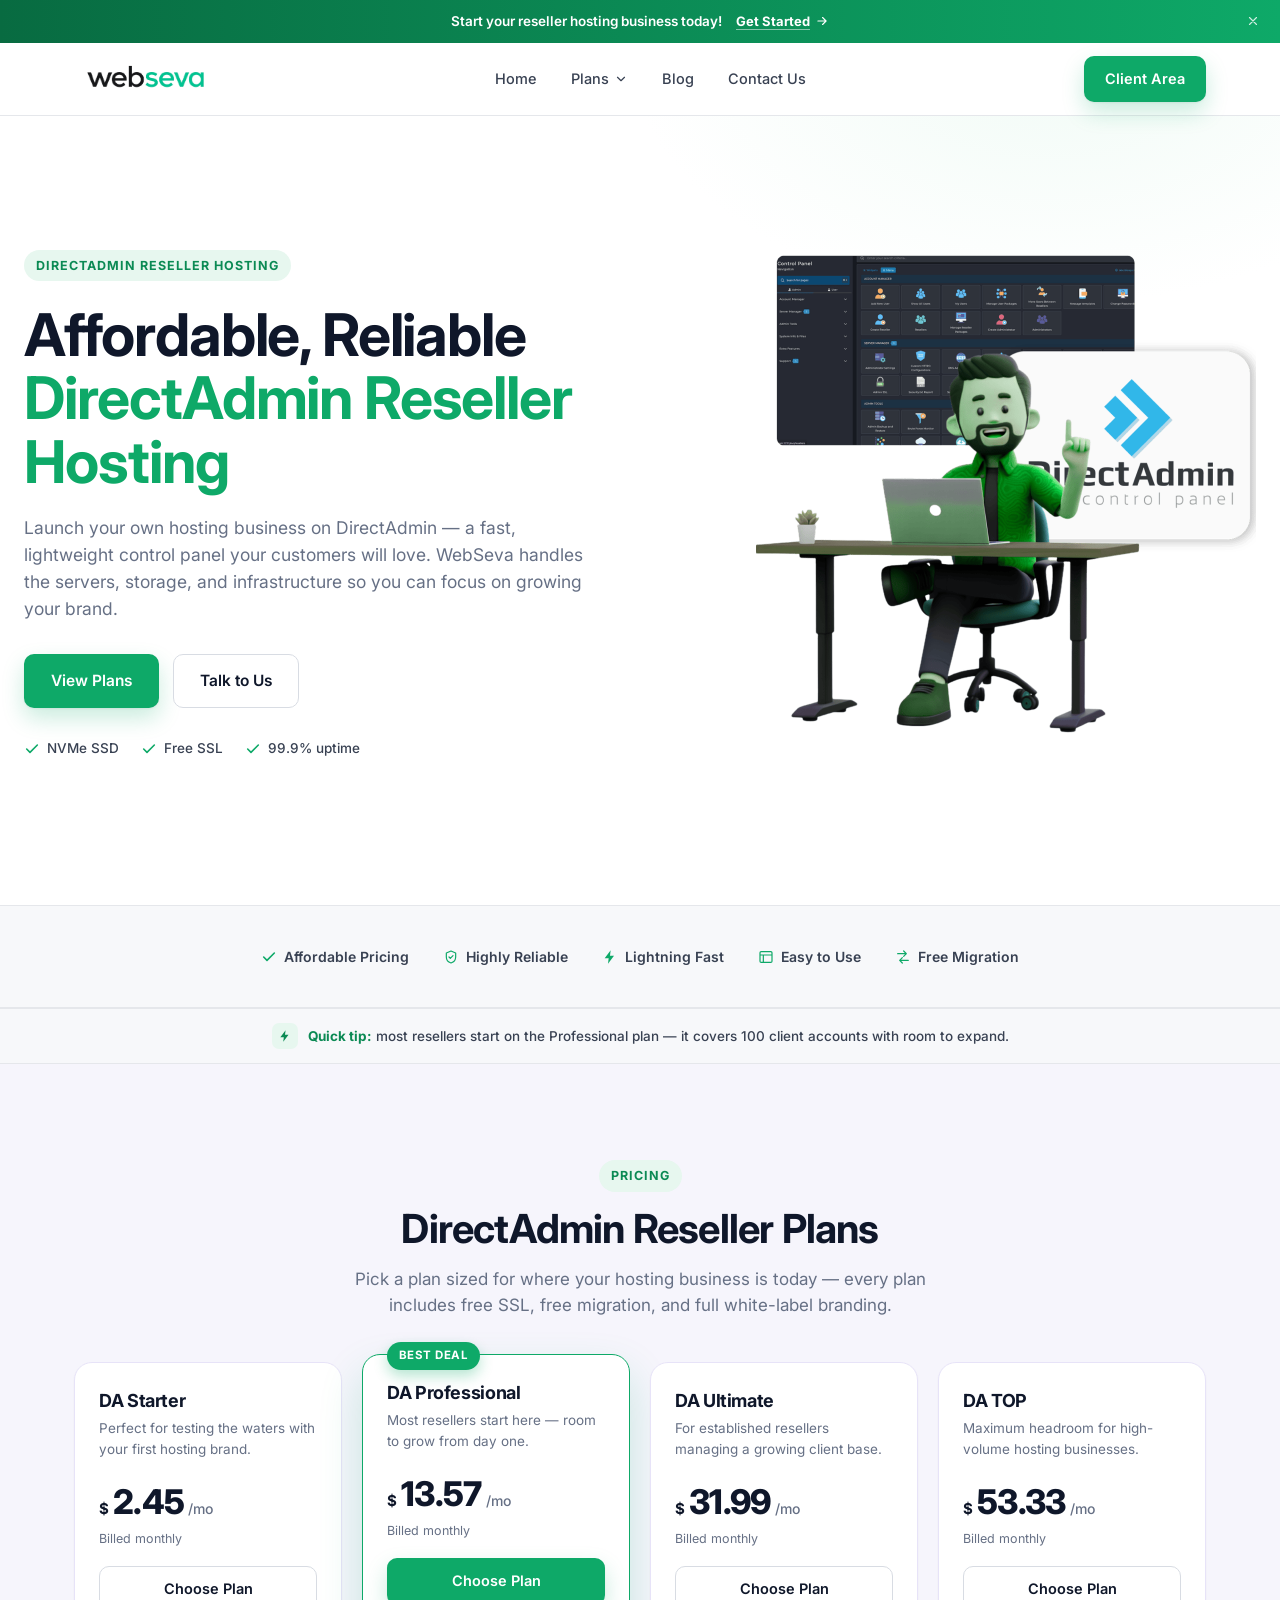
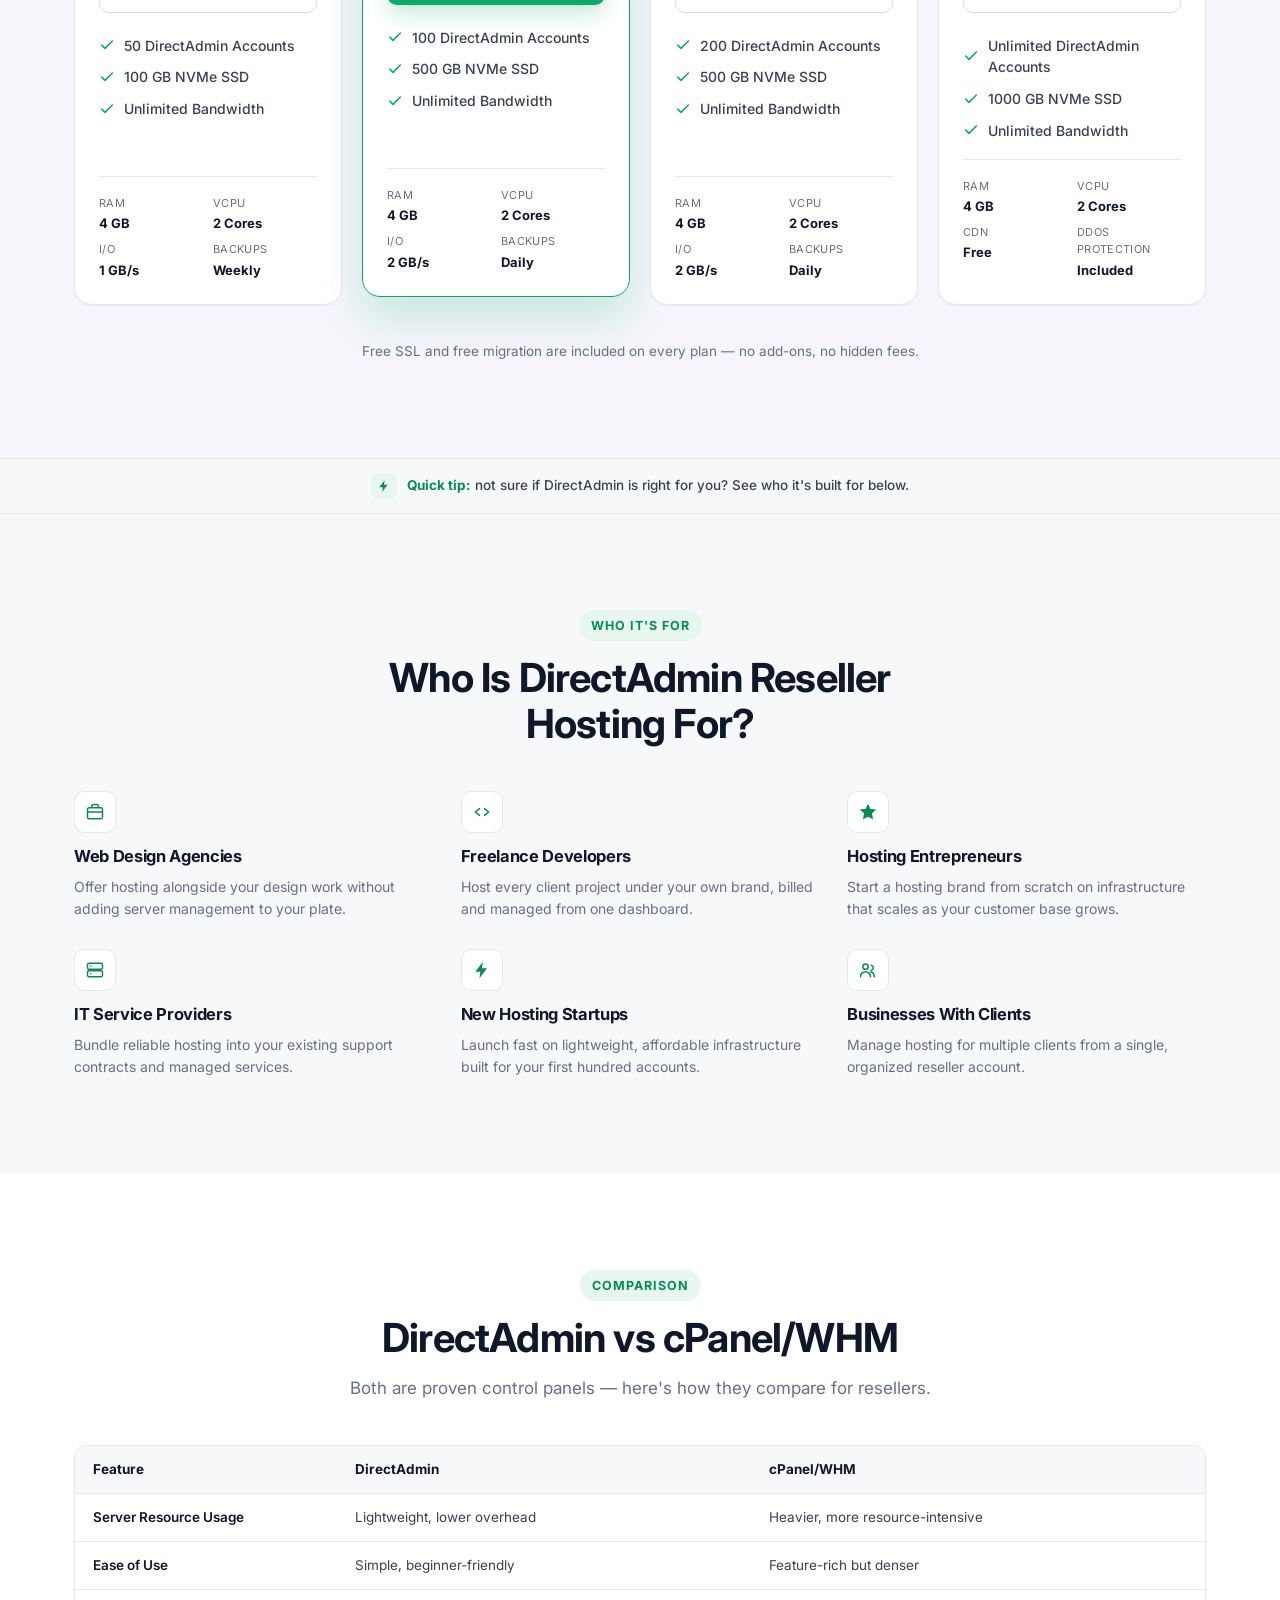
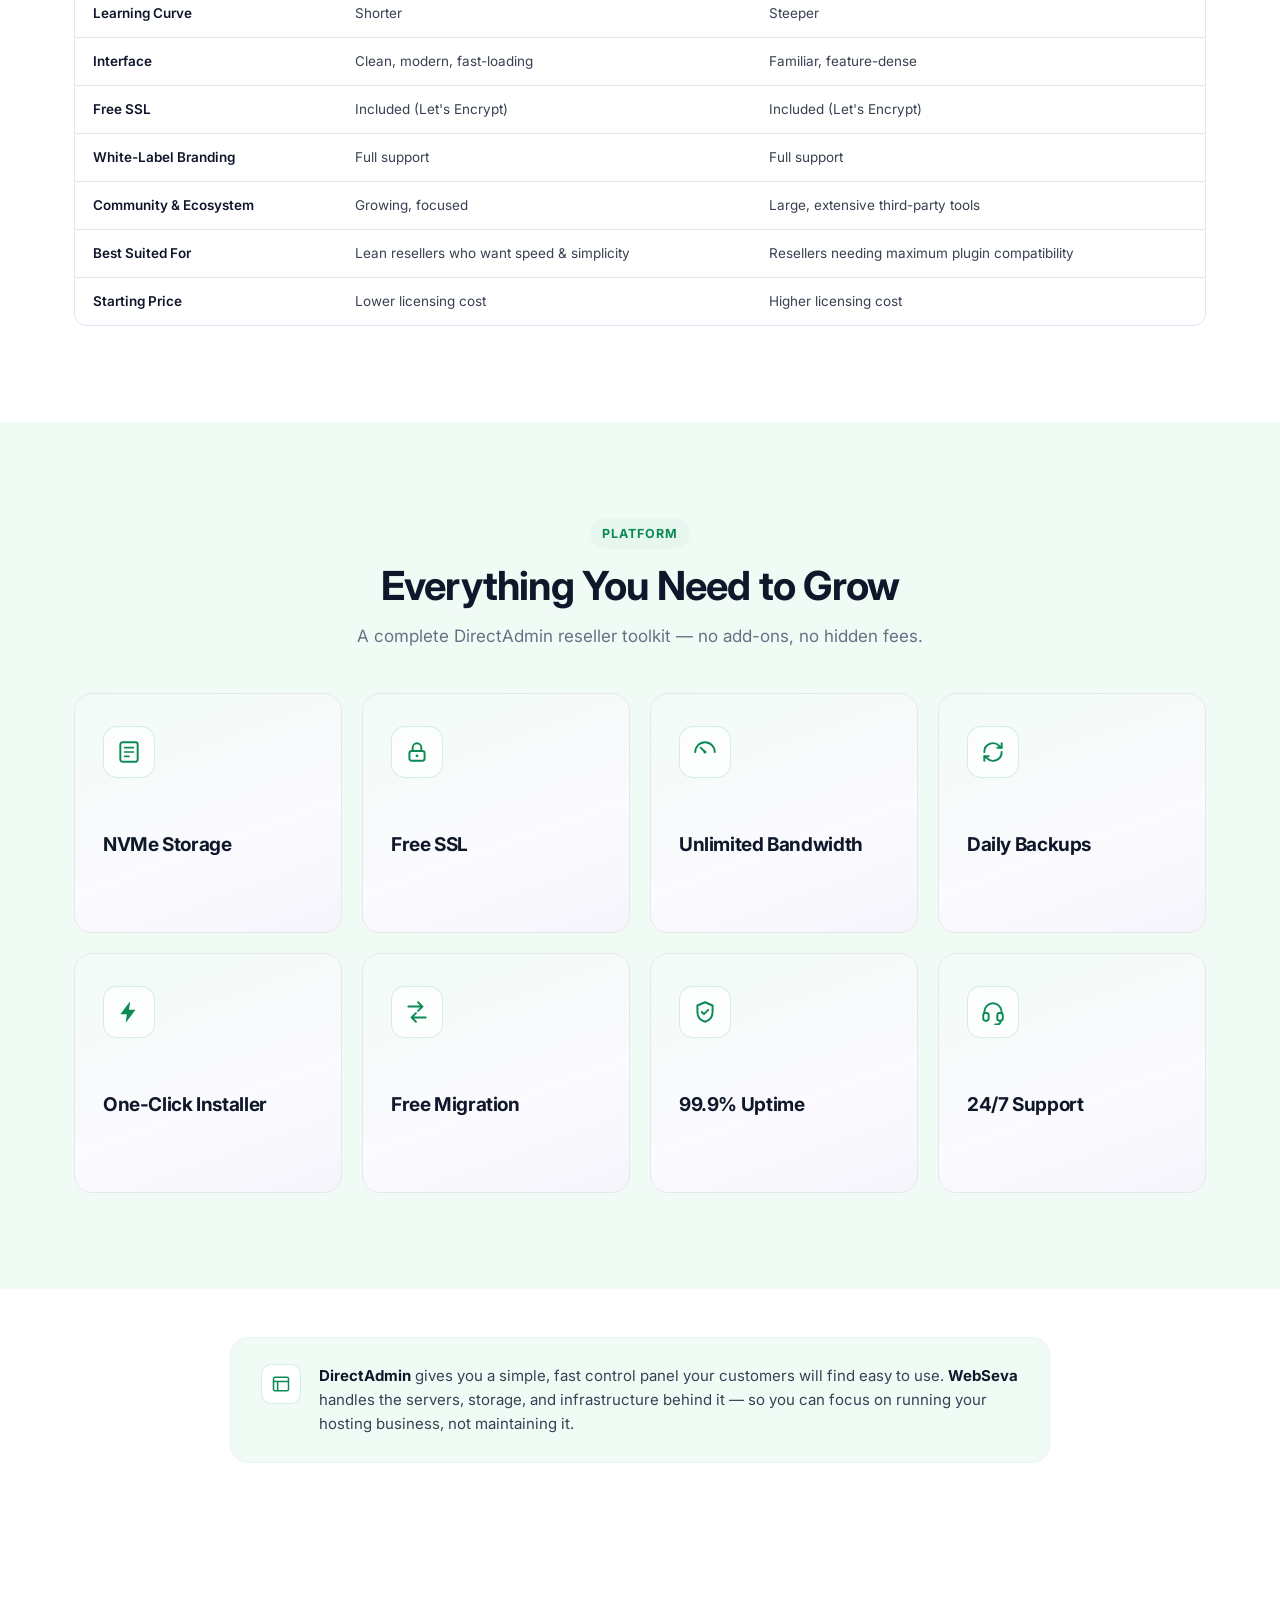
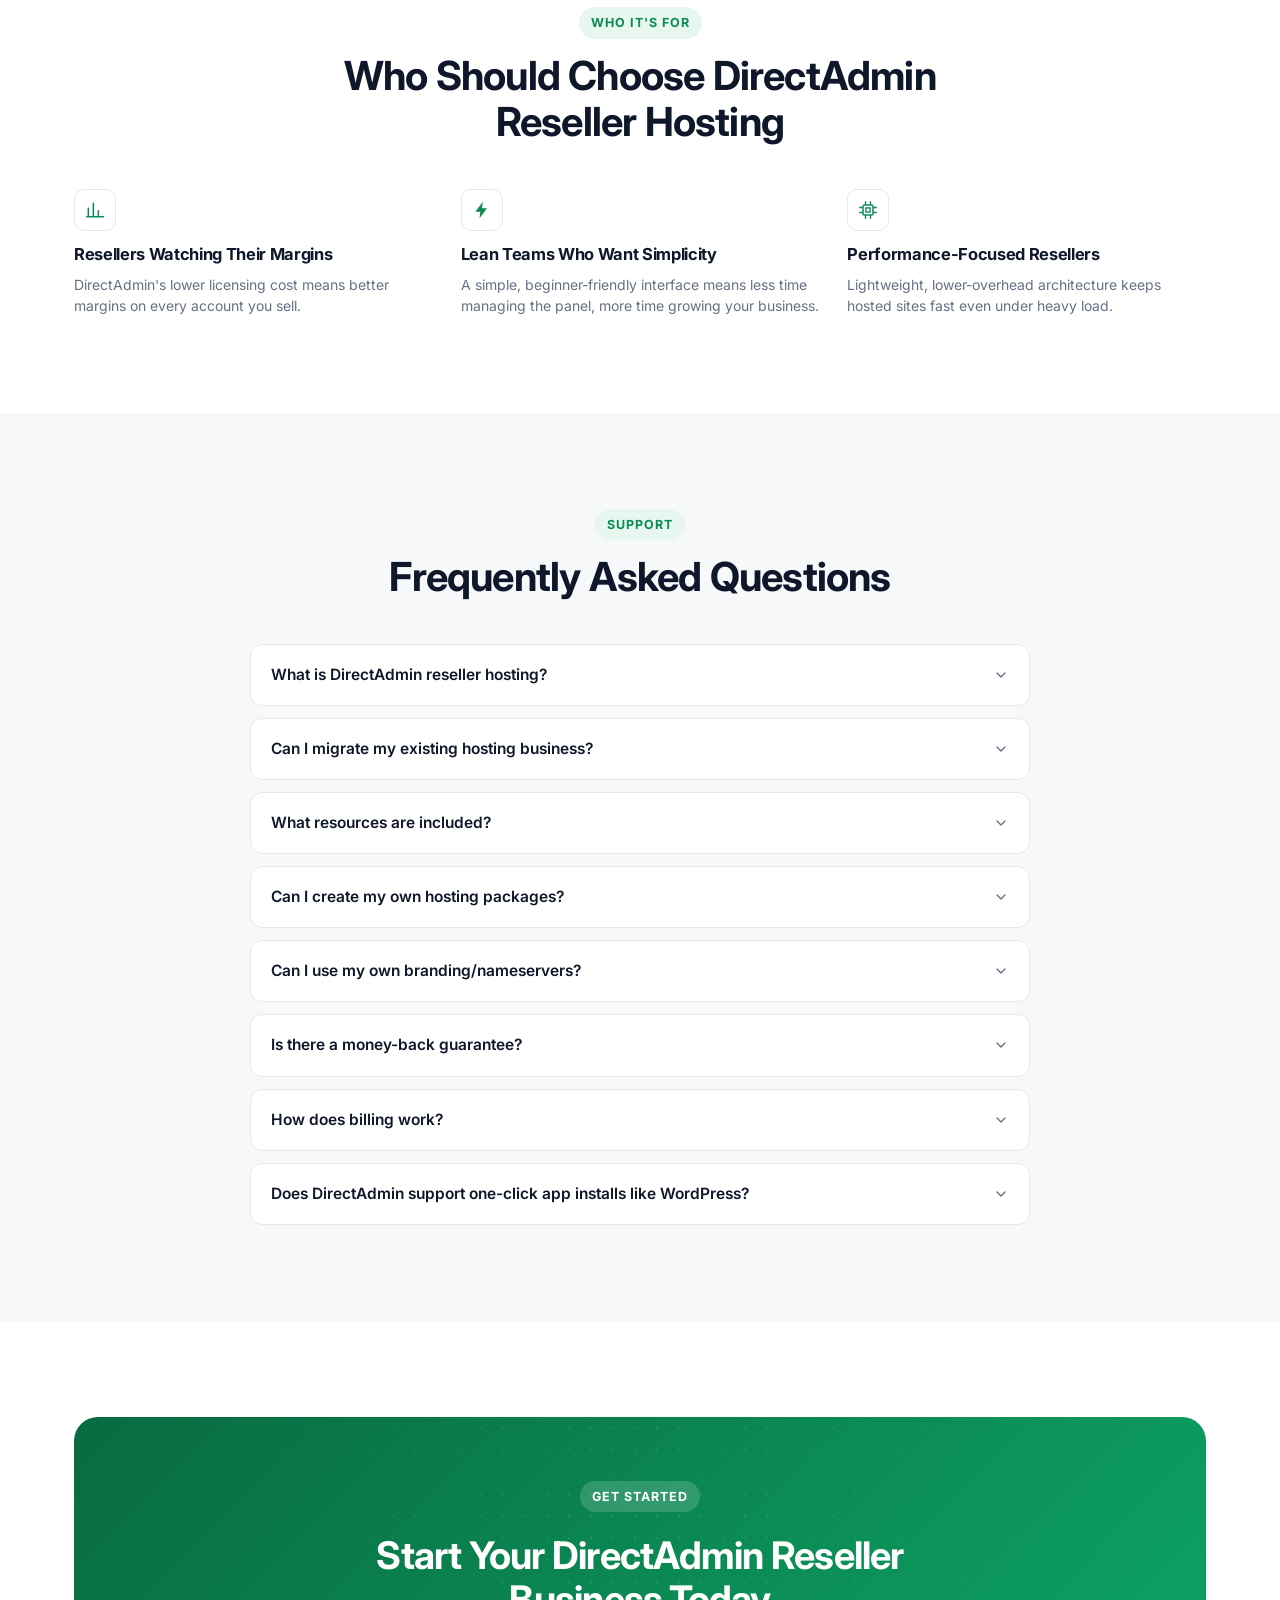
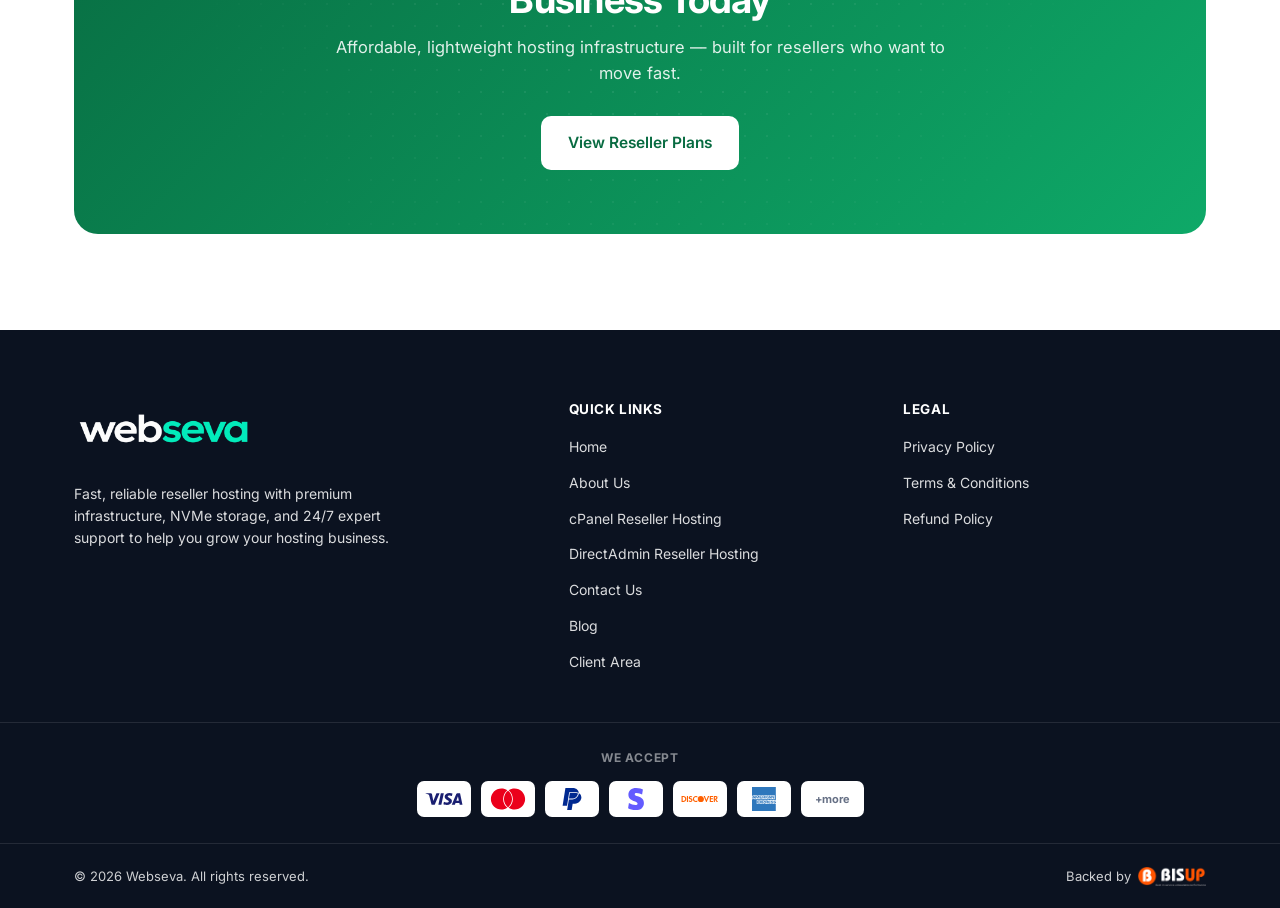
<file: directadmin-reseller-hosting.html>
<!DOCTYPE html>
<html lang="en">
<head>
<meta charset="UTF-8">
<meta name="viewport" content="width=device-width, initial-scale=1.0">
<title>DirectAdmin Reseller Hosting — Affordable &amp; Easy | WebSeva</title>
<meta name="description" content="Launch your own hosting business with WebSeva's DirectAdmin reseller hosting — NVMe SSD storage, free SSL, free migration, and 99.9% uptime.">
<meta name="keywords" content="DirectAdmin reseller hosting, DirectAdmin hosting, affordable reseller hosting, white label DirectAdmin, reseller hosting business">
<meta name="robots" content="index, follow">
<meta name="theme-color" content="#0EA968">

<!-- Open Graph -->
<meta property="og:type" content="website">
<meta property="og:site_name" content="WebSeva">
<meta property="og:title" content="DirectAdmin Reseller Hosting — Affordable &amp; Easy | WebSeva">
<meta property="og:description" content="Launch your own hosting business on DirectAdmin — NVMe SSD storage, free SSL, free migration, and 99.9% uptime.">
<meta property="og:url" content="https://webseva.com/directadmin-reseller-hosting.html">
<meta property="og:image" content="https://webseva.com/img/directadmin-hero.png">

<!-- Twitter Card -->
<meta name="twitter:card" content="summary_large_image">
<meta name="twitter:title" content="DirectAdmin Reseller Hosting — Affordable &amp; Easy | WebSeva">
<meta name="twitter:description" content="Launch your own hosting business on DirectAdmin — NVMe SSD storage, free SSL, free migration, and 99.9% uptime.">
<meta name="twitter:image" content="https://webseva.com/img/directadmin-hero.png">

<link rel="icon" type="image/x-icon" href="img/favicon/favicon.ico">
<link rel="icon" type="image/png" sizes="32x32" href="img/favicon/favicon-32x32.png">
<link rel="icon" type="image/png" sizes="16x16" href="img/favicon/favicon-16x16.png">
<link rel="apple-touch-icon" href="img/favicon/apple-touch-icon.png">
<link rel="manifest" href="img/favicon/site.webmanifest">
<link rel="canonical" href="https://webseva.com/directadmin-reseller-hosting.html">

<link rel="preconnect" href="https://fonts.googleapis.com">
<link rel="preconnect" href="https://fonts.gstatic.com" crossorigin>
<link href="https://fonts.googleapis.com/css2?family=Inter:wght@400;500;600;700;800&display=swap" rel="stylesheet">

<link rel="stylesheet" href="css/styles.css">

<script type="application/ld+json">
{
  "@context": "https://schema.org",
  "@type": "Organization",
  "name": "WebSeva",
  "description": "WebSeva provides white-label reseller hosting infrastructure with NVMe storage, WHMCS automation, and DirectAdmin/cPanel accounts for hosting entrepreneurs.",
  "url": "https://webseva.com/",
  "sameAs": []
}
</script>
<script type="application/ld+json">
{
  "@context": "https://schema.org",
  "@type": "FAQPage",
  "mainEntity": [
    {"@type": "Question", "name": "What is DirectAdmin reseller hosting?", "acceptedAnswer": {"@type": "Answer", "text": "DirectAdmin reseller hosting lets you buy hosting resources in bulk and resell them under your own brand through DirectAdmin — a lightweight, easy-to-use control panel — without managing any servers yourself."}},
    {"@type": "Question", "name": "Can I migrate my existing hosting business?", "acceptedAnswer": {"@type": "Answer", "text": "Yes. Our team migrates your existing accounts, domains, and packages from your current host for free, with minimal downtime."}},
    {"@type": "Question", "name": "What resources are included?", "acceptedAnswer": {"@type": "Answer", "text": "Every plan includes NVMe SSD storage, unlimited bandwidth, dedicated RAM and CPU cores, free SSL, and automated backups."}},
    {"@type": "Question", "name": "Can I create my own hosting packages?", "acceptedAnswer": {"@type": "Answer", "text": "Absolutely. DirectAdmin lets you define your own hosting packages, resource limits, and pricing for your customers."}},
    {"@type": "Question", "name": "Can I use my own branding/nameservers?", "acceptedAnswer": {"@type": "Answer", "text": "Yes. Every plan is fully white-label — your own logo, custom nameservers, and no WebSeva branding anywhere your customers look."}},
    {"@type": "Question", "name": "Is there a money-back guarantee?", "acceptedAnswer": {"@type": "Answer", "text": "Yes, every plan includes a 30-day money-back guarantee, so you can try DirectAdmin reseller hosting risk-free."}},
    {"@type": "Question", "name": "How does billing work?", "acceptedAnswer": {"@type": "Answer", "text": "You're billed monthly in advance for your chosen plan. Upgrade, downgrade, or cancel at any time from your dashboard."}},
    {"@type": "Question", "name": "Does DirectAdmin support one-click app installs like WordPress?", "acceptedAnswer": {"@type": "Answer", "text": "Yes. Every DirectAdmin reseller plan includes a one-click installer for WordPress and 100+ other apps, so your clients can launch sites in seconds."}}
  ]
}
</script>
</head>
<body>

<!-- ================= ICON SPRITE ================= -->
<svg xmlns="http://www.w3.org/2000/svg" style="display:none">
<symbol id="icon-check" viewBox="0 0 24 24"><path d="M20 6 9 17l-5-5" fill="none" stroke="currentColor" stroke-width="2.4" stroke-linecap="round" stroke-linejoin="round"/></symbol>
<symbol id="icon-menu" viewBox="0 0 24 24"><path d="M3 6h18M3 12h18M3 18h18" fill="none" stroke="currentColor" stroke-width="2" stroke-linecap="round"/></symbol>
<symbol id="icon-close" viewBox="0 0 24 24"><path d="M6 6l12 12M18 6 6 18" fill="none" stroke="currentColor" stroke-width="2" stroke-linecap="round"/></symbol>
<symbol id="icon-chevron-down" viewBox="0 0 24 24"><path d="m6 9 6 6 6-6" fill="none" stroke="currentColor" stroke-width="2" stroke-linecap="round" stroke-linejoin="round"/></symbol>
<symbol id="icon-arrow-right" viewBox="0 0 24 24"><path d="M5 12h14M13 6l6 6-6 6" fill="none" stroke="currentColor" stroke-width="2" stroke-linecap="round" stroke-linejoin="round"/></symbol>
<symbol id="icon-server" viewBox="0 0 24 24"><rect x="3" y="4" width="18" height="7" rx="1.6" fill="none" stroke="currentColor" stroke-width="1.8"/><rect x="3" y="13" width="18" height="7" rx="1.6" fill="none" stroke="currentColor" stroke-width="1.8"/><circle cx="7" cy="7.5" r="1" fill="currentColor"/><circle cx="7" cy="16.5" r="1" fill="currentColor"/></symbol>
<symbol id="icon-cpu" viewBox="0 0 24 24"><rect x="6" y="6" width="12" height="12" rx="1.6" fill="none" stroke="currentColor" stroke-width="1.8"/><rect x="9.5" y="9.5" width="5" height="5" fill="none" stroke="currentColor" stroke-width="1.6"/><path d="M9 2v3M15 2v3M9 19v3M15 19v3M2 9h3M2 15h3M19 9h3M19 15h3" stroke="currentColor" stroke-width="1.6" stroke-linecap="round"/></symbol>
<symbol id="icon-ram" viewBox="0 0 24 24"><rect x="3" y="8" width="18" height="8" rx="1.4" fill="none" stroke="currentColor" stroke-width="1.8"/><path d="M7 8V5M11 8V5M15 8V5M17 16v3M9 16v3M13 16v3" stroke="currentColor" stroke-width="1.6" stroke-linecap="round"/></symbol>
<symbol id="icon-nvme" viewBox="0 0 24 24"><rect x="4" y="3" width="16" height="18" rx="2" fill="none" stroke="currentColor" stroke-width="1.8"/><path d="M8 8h8M8 12h8M8 16h4" stroke="currentColor" stroke-width="1.6" stroke-linecap="round"/></symbol>
<symbol id="icon-bandwidth" viewBox="0 0 24 24"><path d="M3 12a9 9 0 0 1 18 0" fill="none" stroke="currentColor" stroke-width="1.8" stroke-linecap="round"/><path d="M12 12 8 8" stroke="currentColor" stroke-width="1.8" stroke-linecap="round"/><circle cx="12" cy="12" r="1.4" fill="currentColor"/></symbol>
<symbol id="icon-accounts" viewBox="0 0 24 24"><circle cx="9" cy="8" r="3.2" fill="none" stroke="currentColor" stroke-width="1.8"/><path d="M3 20c0-3.3 2.7-6 6-6s6 2.7 6 6" fill="none" stroke="currentColor" stroke-width="1.8" stroke-linecap="round"/><path d="M16 6.2a3.2 3.2 0 0 1 0 6.2M19.5 20c0-2.9-1.9-5.3-4.5-6" fill="none" stroke="currentColor" stroke-width="1.8" stroke-linecap="round"/></symbol>
<symbol id="icon-shield" viewBox="0 0 24 24"><path d="M12 3l7 3v6c0 4.5-3 7.8-7 9-4-1.2-7-4.5-7-9V6l7-3Z" fill="none" stroke="currentColor" stroke-width="1.8" stroke-linejoin="round"/><path d="m9 12 2 2 4-4" fill="none" stroke="currentColor" stroke-width="1.8" stroke-linecap="round" stroke-linejoin="round"/></symbol>
<symbol id="icon-globe" viewBox="0 0 24 24"><circle cx="12" cy="12" r="9" fill="none" stroke="currentColor" stroke-width="1.8"/><path d="M3 12h18M12 3c2.8 2.4 4.2 5.5 4.2 9s-1.4 6.6-4.2 9c-2.8-2.4-4.2-5.5-4.2-9S9.2 5.4 12 3Z" fill="none" stroke="currentColor" stroke-width="1.8"/></symbol>
<symbol id="icon-clock" viewBox="0 0 24 24"><circle cx="12" cy="12" r="9" fill="none" stroke="currentColor" stroke-width="1.8"/><path d="M12 7v5l3.5 2" fill="none" stroke="currentColor" stroke-width="1.8" stroke-linecap="round" stroke-linejoin="round"/></symbol>
<symbol id="icon-whitelabel" viewBox="0 0 24 24"><path d="M3 20 14.5 8.5a2 2 0 0 1 2.8 0l0 0a2 2 0 0 1 0 2.8L5.8 22.8 3 20Z" fill="none" stroke="currentColor" stroke-width="1.7" stroke-linejoin="round"/><path d="M14 9 17 6M19 4l1.6-1.6M19 4a2 2 0 1 1-2 2 2 2 0 0 1 2-2Z" fill="none" stroke="currentColor" stroke-width="1.6" stroke-linecap="round" stroke-linejoin="round"/></symbol>
<symbol id="icon-whmcs" viewBox="0 0 24 24"><circle cx="12" cy="12" r="3" fill="none" stroke="currentColor" stroke-width="1.7"/><path d="M12 3v2.4M12 18.6V21M21 12h-2.4M5.4 12H3M18.4 5.6l-1.7 1.7M7.3 16.7l-1.7 1.7M18.4 18.4l-1.7-1.7M7.3 7.3 5.6 5.6" stroke="currentColor" stroke-width="1.7" stroke-linecap="round"/></symbol>
<symbol id="icon-backup" viewBox="0 0 24 24"><path d="M4 12a8 8 0 0 1 13.7-5.7L20 8" fill="none" stroke="currentColor" stroke-width="1.8" stroke-linecap="round"/><path d="M20 4v4h-4" fill="none" stroke="currentColor" stroke-width="1.8" stroke-linecap="round" stroke-linejoin="round"/><path d="M20 12a8 8 0 0 1-13.7 5.7L4 16" fill="none" stroke="currentColor" stroke-width="1.8" stroke-linecap="round"/><path d="M4 20v-4h4" fill="none" stroke="currentColor" stroke-width="1.8" stroke-linecap="round" stroke-linejoin="round"/></symbol>
<symbol id="icon-panel" viewBox="0 0 24 24"><rect x="3" y="4" width="18" height="16" rx="1.8" fill="none" stroke="currentColor" stroke-width="1.8"/><path d="M3 9h18M8 9v11" stroke="currentColor" stroke-width="1.8"/></symbol>
<symbol id="icon-scale" viewBox="0 0 24 24"><path d="M4 20V10M10 20V4M16 20v-7M22 20H2" fill="none" stroke="currentColor" stroke-width="1.8" stroke-linecap="round" stroke-linejoin="round"/></symbol>
<symbol id="icon-star" viewBox="0 0 24 24"><path d="m12 2 2.9 6.3 6.9.8-5.1 4.8 1.4 6.9L12 17.6l-6.1 3.2 1.4-6.9L2.2 9l6.9-.8L12 2Z" fill="currentColor"/></symbol>
<symbol id="icon-twitter" viewBox="0 0 24 24"><path d="M20 5.9c-.7.3-1.4.5-2.2.6a3.8 3.8 0 0 0 1.7-2.1c-.8.5-1.6.8-2.5 1a3.8 3.8 0 0 0-6.5 3.5A10.8 10.8 0 0 1 3 4.9a3.9 3.9 0 0 0 1.2 5.2c-.6 0-1.2-.2-1.7-.5v.1a3.9 3.9 0 0 0 3.1 3.8 3.9 3.9 0 0 1-1.7.1 3.9 3.9 0 0 0 3.6 2.7A7.7 7.7 0 0 1 2 17.7a10.9 10.9 0 0 0 5.9 1.7c7 0 10.9-5.9 10.9-11v-.5c.8-.5 1.4-1.2 1.9-2Z" fill="currentColor"/></symbol>
<symbol id="icon-github" viewBox="0 0 24 24"><path d="M12 2a10 10 0 0 0-3.2 19.5c.5.1.7-.2.7-.5v-1.8c-2.8.6-3.4-1.3-3.4-1.3-.4-1.2-1-1.5-1-1.5-.9-.6.1-.6.1-.6 1 .1 1.5 1 1.5 1 .9 1.5 2.3 1.1 2.9.8.1-.7.3-1.1.6-1.3-2.2-.3-4.6-1.1-4.6-5 0-1.1.4-2 1-2.7-.1-.3-.5-1.3.1-2.6 0 0 .8-.3 2.7 1a9.4 9.4 0 0 1 5 0c1.9-1.3 2.7-1 2.7-1 .6 1.3.2 2.3.1 2.6.6.7 1 1.6 1 2.7 0 3.9-2.4 4.7-4.6 5 .3.3.6.9.6 1.8v2.6c0 .3.2.6.7.5A10 10 0 0 0 12 2Z" fill="currentColor"/></symbol>
<symbol id="icon-linkedin" viewBox="0 0 24 24"><path d="M4.5 3.5a2 2 0 1 0 0 4 2 2 0 0 0 0-4ZM3 9.5h3v11H3v-11ZM10 9.5h2.9v1.5h.04c.4-.8 1.5-1.7 3-1.7 3.2 0 3.8 2.1 3.8 4.9v6.3h-3v-5.6c0-1.3 0-3-1.8-3s-2.1 1.4-2.1 2.9v5.7H10v-11Z" fill="currentColor"/></symbol>
<symbol id="icon-mail" viewBox="0 0 24 24"><rect x="3" y="5" width="18" height="14" rx="2" fill="none" stroke="currentColor" stroke-width="1.7"/><path d="m4 7 8 6 8-6" fill="none" stroke="currentColor" stroke-width="1.7" stroke-linecap="round" stroke-linejoin="round"/></symbol>
<symbol id="icon-bolt" viewBox="0 0 24 24"><path d="M13 2 4 14h6l-1 8 9-12h-6l1-8Z" fill="currentColor"/></symbol>
<symbol id="icon-transfer" viewBox="0 0 24 24"><path d="M4 7h13M13 3l4 4-4 4" fill="none" stroke="currentColor" stroke-width="1.8" stroke-linecap="round" stroke-linejoin="round"/><path d="M20 17H7M11 21l-4-4 4-4" fill="none" stroke="currentColor" stroke-width="1.8" stroke-linecap="round" stroke-linejoin="round"/></symbol>
<symbol id="icon-briefcase" viewBox="0 0 24 24"><rect x="3" y="7" width="18" height="13" rx="2" fill="none" stroke="currentColor" stroke-width="1.8"/><path d="M8 7V5a2 2 0 0 1 2-2h4a2 2 0 0 1 2 2v2" fill="none" stroke="currentColor" stroke-width="1.8"/><path d="M3 12h18" stroke="currentColor" stroke-width="1.8"/></symbol>
<symbol id="icon-code" viewBox="0 0 24 24"><path d="m9 8-5 4 5 4M15 8l5 4-5 4" fill="none" stroke="currentColor" stroke-width="1.8" stroke-linecap="round" stroke-linejoin="round"/></symbol>
<symbol id="icon-lock" viewBox="0 0 24 24"><rect x="5" y="11" width="14" height="9" rx="2" fill="none" stroke="currentColor" stroke-width="1.8"/><path d="M8 11V8a4 4 0 0 1 8 0v3" fill="none" stroke="currentColor" stroke-width="1.8"/><circle cx="12" cy="15.5" r="1.3" fill="currentColor"/></symbol>
<symbol id="icon-headset" viewBox="0 0 24 24"><path d="M4 13v-1a8 8 0 0 1 16 0v1" fill="none" stroke="currentColor" stroke-width="1.8" stroke-linecap="round"/><rect x="3" y="13" width="5" height="7" rx="2" fill="none" stroke="currentColor" stroke-width="1.8"/><rect x="16" y="13" width="5" height="7" rx="2" fill="none" stroke="currentColor" stroke-width="1.8"/><path d="M19 20v.5a3 3 0 0 1-3 3h-2" fill="none" stroke="currentColor" stroke-width="1.8" stroke-linecap="round"/></symbol>
</svg>

<div class="site-top" id="siteTop">

<!-- ================= PROMO BANNER ================= -->
<div class="promo-banner" id="promoBanner">
  <div class="container promo-banner-inner">
    <p>Start your reseller hosting business today!</p>
    <a href="#pricing" class="promo-banner-cta">Get Started <svg width="14" height="14"><use href="#icon-arrow-right"/></svg></a>
  </div>
  <button class="promo-banner-close" id="promoBannerClose" aria-label="Dismiss banner">
    <svg width="14" height="14"><use href="#icon-close"/></svg>
  </button>
</div>

<!-- ================= HEADER ================= -->
<header class="site-header" id="siteHeader">
  <div class="container header-inner">
    <a href="index.html" class="logo" aria-label="WebSeva home">
      <img src="img/logo.png" alt="WebSeva" class="logo-img">
    </a>

    <nav class="main-nav" id="mainNav" aria-label="Primary">
      <ul>
        <li><a class="nav-link" href="index.html">Home</a></li>
        <li class="has-dropdown">
          <button class="nav-link dropdown-toggle" aria-expanded="false" aria-haspopup="true">
            Plans <svg class="chev" width="14" height="14"><use href="#icon-chevron-down"/></svg>
          </button>
          <div class="dropdown-menu">
            <a href="directadmin-reseller-hosting.html">
              <svg width="18" height="18"><use href="#icon-panel"/></svg>
              <span><strong>DirectAdmin Reseller Hosting</strong><small>Affordable &amp; easy to manage</small></span>
            </a>
            <a href="cpanel-reseller-hosting.html">
              <svg width="18" height="18"><use href="#icon-server"/></svg>
              <span><strong>cPanel Reseller Hosting</strong><small>The industry-standard panel</small></span>
            </a>
          </div>
        </li>
        <li><a class="nav-link" href="/blog">Blog</a></li>
        <li><a class="nav-link" href="mailto:contact@webseva.com">Contact Us</a></li>
      </ul>
    </nav>

    <div class="header-actions">
      <a href="https://my.bisup.com" class="btn btn-primary">Client Area</a>
      <button class="nav-toggle" id="navToggle" aria-label="Open menu" aria-expanded="false" aria-controls="mobileDrawer">
        <svg width="22" height="22"><use href="#icon-menu"/></svg>
      </button>
    </div>
  </div>

</header>

</div>

<!-- Mobile drawer: kept as a direct child of body (not inside .site-header) because .site-header has
     backdrop-filter, which creates a new containing block for position:fixed descendants. Nesting the
     drawer inside it made the drawer fix itself relative to the header instead of the viewport, so it
     didn't stay pinned full-screen while the page scrolled. -->
<div class="mobile-drawer" id="mobileDrawer">
  <div class="mobile-drawer-head">
    <img src="img/logo.png" alt="WebSeva" class="logo-img">
    <button class="nav-toggle" id="navClose" aria-label="Close menu">
      <svg width="22" height="22"><use href="#icon-close"/></svg>
    </button>
  </div>
  <ul class="mobile-nav-list">
    <li><a href="index.html">Home</a></li>
    <li><a href="directadmin-reseller-hosting.html">DirectAdmin Reseller Hosting</a></li>
    <li><a href="cpanel-reseller-hosting.html">cPanel Reseller Hosting</a></li>
    <li><a href="/blog">Blog</a></li>
    <li><a href="mailto:contact@webseva.com">Contact Us</a></li>
  </ul>
  <div class="mobile-drawer-actions">
    <a href="https://my.bisup.com" class="btn btn-primary btn-block">Client Area</a>
  </div>
</div>
<div class="drawer-backdrop" id="drawerBackdrop"></div>

<main>

<!-- ================= HERO ================= -->
<section class="hero" id="hero">
  <div class="container hero-grid">
    <div class="hero-copy">
      <p class="eyebrow">DirectAdmin reseller hosting</p>
      <h1>Affordable, Reliable <span class="text-accent">DirectAdmin Reseller Hosting</span></h1>
      <p class="hero-sub">Launch your own hosting business on DirectAdmin — a fast, lightweight control panel your customers will love. WebSeva handles the servers, storage, and infrastructure so you can focus on growing your brand.</p>
      <div class="hero-cta">
        <a href="#pricing" class="btn btn-primary btn-lg">View Plans</a>
        <a href="mailto:contact@webseva.com" class="btn btn-outline btn-lg">Talk to Us</a>
      </div>
      <ul class="trust-inline">
        <li><svg width="16" height="16"><use href="#icon-check"/></svg>NVMe SSD</li>
        <li><svg width="16" height="16"><use href="#icon-check"/></svg>Free SSL</li>
        <li><svg width="16" height="16"><use href="#icon-check"/></svg>99.9% uptime</li>
      </ul>
    </div>

    <div class="hero-visual">
      <img src="img/directadmin-hero.png" alt="Illustration of a reseller managing hosting accounts through the DirectAdmin control panel" class="hero-visual-img">
    </div>
  </div>
</section>

<!-- ================= BENEFITS STRIP ================= -->
<section class="trust-strip" aria-label="DirectAdmin reseller hosting benefits">
  <div class="container">
    <ul class="trust-inline trust-inline--center">
      <li><svg width="16" height="16"><use href="#icon-check"/></svg>Affordable Pricing</li>
      <li><svg width="16" height="16"><use href="#icon-shield"/></svg>Highly Reliable</li>
      <li><svg width="16" height="16"><use href="#icon-bolt"/></svg>Lightning Fast</li>
      <li><svg width="16" height="16"><use href="#icon-panel"/></svg>Easy to Use</li>
      <li><svg width="16" height="16"><use href="#icon-transfer"/></svg>Free Migration</li>
    </ul>
  </div>
</section>

<div class="tip-strip">
  <div class="container tip-strip-inner">
    <span class="tip-strip-icon"><svg width="14" height="14"><use href="#icon-bolt"/></svg></span>
    <p><strong>Quick tip:</strong> most resellers start on the Professional plan — it covers 100 client accounts with room to expand.</p>
  </div>
</div>

<!-- ================= PRICING ================= -->
<section class="pricing" id="pricing">
  <div class="container">
    <div class="section-head">
      <span class="eyebrow">Pricing</span>
      <h2>DirectAdmin Reseller Plans</h2>
      <p>Pick a plan sized for where your hosting business is today — every plan includes free SSL, free migration, and full white-label branding.</p>
    </div>

    <div class="pricing-grid">

      <article class="price-card">
        <h3 class="price-name">DA Starter</h3>
        <p class="price-desc">Perfect for testing the waters with your first hosting brand.</p>
        <div class="price-amount">
          <span class="price-currency">$</span>
          <span class="price-number">2.45</span>
          <span class="price-period">/mo</span>
        </div>
        <p class="price-billed-note">Billed monthly</p>
        <a href="https://my.bisup.com/store/directadmin-reseller/directadmin-reseller-starter" target="_blank" rel="noopener noreferrer" class="btn btn-outline btn-block">Choose Plan</a>
        <ul class="price-features">
          <li><svg width="16" height="16"><use href="#icon-check"/></svg>50 DirectAdmin Accounts</li>
          <li><svg width="16" height="16"><use href="#icon-check"/></svg>100 GB NVMe SSD</li>
          <li><svg width="16" height="16"><use href="#icon-check"/></svg>Unlimited Bandwidth</li>
        </ul>
        <div class="price-resources">
          <div><span>RAM</span><strong>4 GB</strong></div>
          <div><span>vCPU</span><strong>2 Cores</strong></div>
          <div><span>I/O</span><strong>1 GB/s</strong></div>
          <div><span>Backups</span><strong>Weekly</strong></div>
        </div>
      </article>

      <article class="price-card price-card--featured">
        <span class="price-badge">Best Deal</span>
        <h3 class="price-name">DA Professional</h3>
        <p class="price-desc">Most resellers start here — room to grow from day one.</p>
        <div class="price-amount">
          <span class="price-currency">$</span>
          <span class="price-number">13.57</span>
          <span class="price-period">/mo</span>
        </div>
        <p class="price-billed-note">Billed monthly</p>
        <a href="https://my.bisup.com/store/directadmin-reseller/directadmin-reseller-professional" target="_blank" rel="noopener noreferrer" class="btn btn-primary btn-block">Choose Plan</a>
        <ul class="price-features">
          <li><svg width="16" height="16"><use href="#icon-check"/></svg>100 DirectAdmin Accounts</li>
          <li><svg width="16" height="16"><use href="#icon-check"/></svg>500 GB NVMe SSD</li>
          <li><svg width="16" height="16"><use href="#icon-check"/></svg>Unlimited Bandwidth</li>
        </ul>
        <div class="price-resources">
          <div><span>RAM</span><strong>4 GB</strong></div>
          <div><span>vCPU</span><strong>2 Cores</strong></div>
          <div><span>I/O</span><strong>2 GB/s</strong></div>
          <div><span>Backups</span><strong>Daily</strong></div>
        </div>
      </article>

      <article class="price-card">
        <h3 class="price-name">DA Ultimate</h3>
        <p class="price-desc">For established resellers managing a growing client base.</p>
        <div class="price-amount">
          <span class="price-currency">$</span>
          <span class="price-number">31.99</span>
          <span class="price-period">/mo</span>
        </div>
        <p class="price-billed-note">Billed monthly</p>
        <a href="https://my.bisup.com/store/directadmin-reseller/directadmin-reseller-ultimate" target="_blank" rel="noopener noreferrer" class="btn btn-outline btn-block">Choose Plan</a>
        <ul class="price-features">
          <li><svg width="16" height="16"><use href="#icon-check"/></svg>200 DirectAdmin Accounts</li>
          <li><svg width="16" height="16"><use href="#icon-check"/></svg>500 GB NVMe SSD</li>
          <li><svg width="16" height="16"><use href="#icon-check"/></svg>Unlimited Bandwidth</li>
        </ul>
        <div class="price-resources">
          <div><span>RAM</span><strong>4 GB</strong></div>
          <div><span>vCPU</span><strong>2 Cores</strong></div>
          <div><span>I/O</span><strong>2 GB/s</strong></div>
          <div><span>Backups</span><strong>Daily</strong></div>
        </div>
      </article>

      <article class="price-card">
        <h3 class="price-name">DA TOP</h3>
        <p class="price-desc">Maximum headroom for high-volume hosting businesses.</p>
        <div class="price-amount">
          <span class="price-currency">$</span>
          <span class="price-number">53.33</span>
          <span class="price-period">/mo</span>
        </div>
        <p class="price-billed-note">Billed monthly</p>
        <a href="https://my.bisup.com/store/directadmin-reseller/directadmin-reseller-top" target="_blank" rel="noopener noreferrer" class="btn btn-outline btn-block">Choose Plan</a>
        <ul class="price-features">
          <li><svg width="16" height="16"><use href="#icon-check"/></svg>Unlimited DirectAdmin Accounts</li>
          <li><svg width="16" height="16"><use href="#icon-check"/></svg>1000 GB NVMe SSD</li>
          <li><svg width="16" height="16"><use href="#icon-check"/></svg>Unlimited Bandwidth</li>
        </ul>
        <div class="price-resources">
          <div><span>RAM</span><strong>4 GB</strong></div>
          <div><span>vCPU</span><strong>2 Cores</strong></div>
          <div><span>CDN</span><strong>Free</strong></div>
          <div><span>DDoS Protection</span><strong>Included</strong></div>
        </div>
      </article>

    </div>

    <p class="pricing-footnote">Free SSL and free migration are included on every plan — no add-ons, no hidden fees.</p>
  </div>
</section>

<div class="tip-strip">
  <div class="container tip-strip-inner">
    <span class="tip-strip-icon"><svg width="14" height="14"><use href="#icon-bolt"/></svg></span>
    <p><strong>Quick tip:</strong> not sure if DirectAdmin is right for you? See who it's built for below.</p>
  </div>
</div>

<!-- ================= WHO IS IT FOR ================= -->
<section class="features">
  <div class="container">
    <div class="section-head">
      <span class="eyebrow">Who it's for</span>
      <h2>Who Is DirectAdmin Reseller Hosting For?</h2>
    </div>
    <div class="feature-grid">
      <div class="feature-item">
        <div class="feature-icon"><svg width="20" height="20"><use href="#icon-briefcase"/></svg></div>
        <h3>Web Design Agencies</h3>
        <p>Offer hosting alongside your design work without adding server management to your plate.</p>
      </div>
      <div class="feature-item">
        <div class="feature-icon"><svg width="20" height="20"><use href="#icon-code"/></svg></div>
        <h3>Freelance Developers</h3>
        <p>Host every client project under your own brand, billed and managed from one dashboard.</p>
      </div>
      <div class="feature-item">
        <div class="feature-icon"><svg width="20" height="20"><use href="#icon-star"/></svg></div>
        <h3>Hosting Entrepreneurs</h3>
        <p>Start a hosting brand from scratch on infrastructure that scales as your customer base grows.</p>
      </div>
      <div class="feature-item">
        <div class="feature-icon"><svg width="20" height="20"><use href="#icon-server"/></svg></div>
        <h3>IT Service Providers</h3>
        <p>Bundle reliable hosting into your existing support contracts and managed services.</p>
      </div>
      <div class="feature-item">
        <div class="feature-icon"><svg width="20" height="20"><use href="#icon-bolt"/></svg></div>
        <h3>New Hosting Startups</h3>
        <p>Launch fast on lightweight, affordable infrastructure built for your first hundred accounts.</p>
      </div>
      <div class="feature-item">
        <div class="feature-icon"><svg width="20" height="20"><use href="#icon-accounts"/></svg></div>
        <h3>Businesses With Clients</h3>
        <p>Manage hosting for multiple clients from a single, organized reseller account.</p>
      </div>
    </div>
  </div>
</section>

<!-- ================= DIRECTADMIN VS CPANEL ================= -->
<section class="compare" id="compare">
  <div class="container">
    <div class="section-head">
      <span class="eyebrow">Comparison</span>
      <h2>DirectAdmin vs cPanel/WHM</h2>
      <p>Both are proven control panels — here's how they compare for resellers.</p>
    </div>
    <p class="compare-scroll-hint"><svg width="14" height="14"><use href="#icon-arrow-right"/></svg>Swipe to see the full comparison</p>
    <div class="compare-table-wrap">
      <table class="compare-table">
        <thead>
          <tr>
            <th>Feature</th>
            <th>DirectAdmin</th>
            <th>cPanel/WHM</th>
          </tr>
        </thead>
        <tbody>
          <tr><td>Server Resource Usage</td><td>Lightweight, lower overhead</td><td>Heavier, more resource-intensive</td></tr>
          <tr><td>Ease of Use</td><td>Simple, beginner-friendly</td><td>Feature-rich but denser</td></tr>
          <tr><td>Learning Curve</td><td>Shorter</td><td>Steeper</td></tr>
          <tr><td>Interface</td><td>Clean, modern, fast-loading</td><td>Familiar, feature-dense</td></tr>
          <tr><td>Free SSL</td><td>Included (Let's Encrypt)</td><td>Included (Let's Encrypt)</td></tr>
          <tr><td>White-Label Branding</td><td>Full support</td><td>Full support</td></tr>
          <tr><td>Community &amp; Ecosystem</td><td>Growing, focused</td><td>Large, extensive third-party tools</td></tr>
          <tr><td>Best Suited For</td><td>Lean resellers who want speed &amp; simplicity</td><td>Resellers needing maximum plugin compatibility</td></tr>
          <tr><td>Starting Price</td><td>Lower licensing cost</td><td>Higher licensing cost</td></tr>
        </tbody>
      </table>
    </div>
  </div>
</section>

<!-- ================= FEATURES ================= -->
<section class="infrastructure" id="features">
  <div class="container">
    <div class="section-head">
      <span class="eyebrow">Platform</span>
      <h2>Everything You Need to Grow</h2>
      <p>A complete DirectAdmin reseller toolkit — no add-ons, no hidden fees.</p>
    </div>

    <div class="infra-tiles">
      <article class="infra-tile" tabindex="0">
        <div class="infra-tile-icon"><svg width="26" height="26"><use href="#icon-nvme"/></svg></div>
        <h3>NVMe Storage</h3>
        <p class="infra-tile-desc">Every account runs on enterprise NVMe drives for consistently fast page loads.</p>
      </article>
      <article class="infra-tile" tabindex="0">
        <div class="infra-tile-icon"><svg width="26" height="26"><use href="#icon-lock"/></svg></div>
        <h3>Free SSL</h3>
        <p class="infra-tile-desc">Every domain gets a free Let's Encrypt SSL certificate, auto-renewed for you.</p>
      </article>
      <article class="infra-tile" tabindex="0">
        <div class="infra-tile-icon"><svg width="26" height="26"><use href="#icon-bandwidth"/></svg></div>
        <h3>Unlimited Bandwidth</h3>
        <p class="infra-tile-desc">No bandwidth caps or overage fees, however much your customers grow.</p>
      </article>
      <article class="infra-tile" tabindex="0">
        <div class="infra-tile-icon"><svg width="26" height="26"><use href="#icon-backup"/></svg></div>
        <h3>Daily Backups</h3>
        <p class="infra-tile-desc">Automated daily backups keep your customers' data safe without any manual work.</p>
      </article>
      <article class="infra-tile" tabindex="0">
        <div class="infra-tile-icon"><svg width="26" height="26"><use href="#icon-bolt"/></svg></div>
        <h3>One-Click Installer</h3>
        <p class="infra-tile-desc">Install WordPress and 100+ apps in a single click, right from DirectAdmin.</p>
      </article>
      <article class="infra-tile" tabindex="0">
        <div class="infra-tile-icon"><svg width="26" height="26"><use href="#icon-transfer"/></svg></div>
        <h3>Free Migration</h3>
        <p class="infra-tile-desc">Our team migrates your existing hosting accounts over at no cost, with zero downtime.</p>
      </article>
      <article class="infra-tile" tabindex="0">
        <div class="infra-tile-icon"><svg width="26" height="26"><use href="#icon-shield"/></svg></div>
        <h3>99.9% Uptime</h3>
        <p class="infra-tile-desc">Redundant infrastructure keeps your customers' sites online, day and night.</p>
      </article>
      <article class="infra-tile" tabindex="0">
        <div class="infra-tile-icon"><svg width="26" height="26"><use href="#icon-headset"/></svg></div>
        <h3>24/7 Support</h3>
        <p class="infra-tile-desc">Real infrastructure engineers are available around the clock if anything needs attention.</p>
      </article>
    </div>
  </div>
</section>

<!-- ================= INFO CALLOUT ================= -->
<section class="info-callout">
  <div class="container">
    <div class="info-callout-box">
      <div class="info-callout-icon" aria-hidden="true"><svg width="20" height="20"><use href="#icon-panel"/></svg></div>
      <p><strong>DirectAdmin</strong> gives you a simple, fast control panel your customers will find easy to use. <strong>WebSeva</strong> handles the servers, storage, and infrastructure behind it — so you can focus on running your hosting business, not maintaining it.</p>
    </div>
  </div>
</section>

<!-- ================= WHO IT'S FOR ================= -->
<section>
  <div class="container">
    <div class="section-head">
      <span class="eyebrow">Who it's for</span>
      <h2>Who Should Choose DirectAdmin Reseller Hosting</h2>
    </div>
    <div class="feature-grid">
      <div class="feature-item">
        <div class="feature-icon"><svg width="20" height="20"><use href="#icon-scale"/></svg></div>
        <h3>Resellers Watching Their Margins</h3>
        <p>DirectAdmin's lower licensing cost means better margins on every account you sell.</p>
      </div>
      <div class="feature-item">
        <div class="feature-icon"><svg width="20" height="20"><use href="#icon-bolt"/></svg></div>
        <h3>Lean Teams Who Want Simplicity</h3>
        <p>A simple, beginner-friendly interface means less time managing the panel, more time growing your business.</p>
      </div>
      <div class="feature-item">
        <div class="feature-icon"><svg width="20" height="20"><use href="#icon-cpu"/></svg></div>
        <h3>Performance-Focused Resellers</h3>
        <p>Lightweight, lower-overhead architecture keeps hosted sites fast even under heavy load.</p>
      </div>
    </div>
  </div>
</section>

<!-- ================= FAQ ================= -->
<section class="faq" id="faq">
  <div class="container">
    <div class="section-head">
      <span class="eyebrow">Support</span>
      <h2>Frequently Asked Questions</h2>
    </div>
    <div class="faq-list">
      <div class="faq-item">
        <button class="faq-question" aria-expanded="false">
          What is DirectAdmin reseller hosting?
          <svg width="16" height="16"><use href="#icon-chevron-down"/></svg>
        </button>
        <div class="faq-answer"><p>DirectAdmin reseller hosting lets you buy hosting resources in bulk and resell them under your own brand through DirectAdmin — a lightweight, easy-to-use control panel — without managing any servers yourself.</p></div>
      </div>
      <div class="faq-item">
        <button class="faq-question" aria-expanded="false">
          Can I migrate my existing hosting business?
          <svg width="16" height="16"><use href="#icon-chevron-down"/></svg>
        </button>
        <div class="faq-answer"><p>Yes. Our team migrates your existing accounts, domains, and packages from your current host for free, with minimal downtime.</p></div>
      </div>
      <div class="faq-item">
        <button class="faq-question" aria-expanded="false">
          What resources are included?
          <svg width="16" height="16"><use href="#icon-chevron-down"/></svg>
        </button>
        <div class="faq-answer"><p>Every plan includes NVMe SSD storage, unlimited bandwidth, dedicated RAM and CPU cores, free SSL, and automated backups — full details are on each plan above.</p></div>
      </div>
      <div class="faq-item">
        <button class="faq-question" aria-expanded="false">
          Can I create my own hosting packages?
          <svg width="16" height="16"><use href="#icon-chevron-down"/></svg>
        </button>
        <div class="faq-answer"><p>Absolutely. DirectAdmin lets you define your own hosting packages, resource limits, and pricing for your customers.</p></div>
      </div>
      <div class="faq-item">
        <button class="faq-question" aria-expanded="false">
          Can I use my own branding/nameservers?
          <svg width="16" height="16"><use href="#icon-chevron-down"/></svg>
        </button>
        <div class="faq-answer"><p>Yes. Every plan is fully white-label — your own logo, custom nameservers, and no WebSeva branding anywhere your customers look.</p></div>
      </div>
      <div class="faq-item">
        <button class="faq-question" aria-expanded="false">
          Is there a money-back guarantee?
          <svg width="16" height="16"><use href="#icon-chevron-down"/></svg>
        </button>
        <div class="faq-answer"><p>Yes, every plan includes a 30-day money-back guarantee, so you can try DirectAdmin reseller hosting risk-free.</p></div>
      </div>
      <div class="faq-item">
        <button class="faq-question" aria-expanded="false">
          How does billing work?
          <svg width="16" height="16"><use href="#icon-chevron-down"/></svg>
        </button>
        <div class="faq-answer"><p>You're billed monthly in advance for your chosen plan. Upgrade, downgrade, or cancel at any time from your dashboard.</p></div>
      </div>
      <div class="faq-item">
        <button class="faq-question" aria-expanded="false">
          Does DirectAdmin support one-click app installs like WordPress?
          <svg width="16" height="16"><use href="#icon-chevron-down"/></svg>
        </button>
        <div class="faq-answer"><p>Yes. Every DirectAdmin reseller plan includes a one-click installer for WordPress and 100+ other apps, so your clients can launch sites in seconds.</p></div>
      </div>
    </div>
  </div>
</section>

<!-- ================= FINAL CTA ================= -->
<section class="cta-section">
  <div class="container">
    <div class="cta-box">
      <div class="cta-pattern" aria-hidden="true"></div>
      <div class="cta-content">
        <span class="eyebrow">Get started</span>
        <h2>Start Your DirectAdmin Reseller Business Today</h2>
        <p>Affordable, lightweight hosting infrastructure — built for resellers who want to move fast.</p>
        <div class="cta-actions">
          <a href="#pricing" class="btn btn-white btn-lg">View Reseller Plans</a>
        </div>
      </div>
    </div>
  </div>
</section>

</main>

<!-- ================= FOOTER ================= -->
<footer class="site-footer">
  <div class="container footer-top">
    <div class="footer-brand">
      <a href="index.html" class="logo" aria-label="WebSeva home">
        <img src="img/logo-dark.png" alt="WebSeva" class="footer-logo-img">
      </a>
      <p>Fast, reliable reseller hosting with premium infrastructure, NVMe storage, and 24/7 expert support to help you grow your hosting business.</p>
    </div>

    <div class="footer-col">
      <h4>Quick Links</h4>
      <ul>
        <li><a href="index.html">Home</a></li>
        <li><a href="about-us.html">About Us</a></li>
        <li><a href="cpanel-reseller-hosting.html">cPanel Reseller Hosting</a></li>
        <li><a href="directadmin-reseller-hosting.html">DirectAdmin Reseller Hosting</a></li>
        <li><a href="mailto:contact@webseva.com">Contact Us</a></li>
        <li><a href="/blog">Blog</a></li>
        <li><a href="https://my.bisup.com">Client Area</a></li>
      </ul>
    </div>

    <div class="footer-col">
      <h4>Legal</h4>
      <ul>
        <li><a href="legal.html#privacy-policy">Privacy Policy</a></li>
        <li><a href="legal.html#terms-and-conditions">Terms &amp; Conditions</a></li>
        <li><a href="legal.html#refund-policy">Refund Policy</a></li>
      </ul>
    </div>
  </div>

  <div class="footer-payments">
    <div class="container footer-payments-inner">
      <span class="footer-payments-label">We Accept</span>
      <div class="footer-payments-icons">
        <span class="footer-payment-icon"><svg role="img" viewBox="-1 7.124 26 9.751" xmlns="http://www.w3.org/2000/svg"><title>Visa</title><path fill="#1A1F71" d="M9.112 8.262L5.97 15.758H3.92L2.374 9.775c-.094-.368-.175-.503-.461-.658C1.447 8.864.677 8.627 0 8.479l.046-.217h3.3a.904.904 0 01.894.764l.817 4.338 2.018-5.102zm8.033 5.049c.008-1.979-2.736-2.088-2.717-2.972.006-.269.262-.555.822-.628a3.66 3.66 0 011.913.336l.34-1.59a5.207 5.207 0 00-1.814-.333c-1.917 0-3.266 1.02-3.278 2.479-.012 1.079.963 1.68 1.698 2.04.756.367 1.01.603 1.006.931-.005.504-.602.725-1.16.734-.975.015-1.54-.263-1.992-.473l-.351 1.642c.453.208 1.289.39 2.156.398 2.037 0 3.37-1.006 3.377-2.564m5.061 2.447H24l-1.565-7.496h-1.656a.883.883 0 00-.826.55l-2.909 6.946h2.036l.405-1.12h2.488zm-2.163-2.656l1.02-2.815.588 2.815zm-8.16-4.84l-1.603 7.496H8.34l1.605-7.496z"/></svg></span>
        <span class="footer-payment-icon"><svg role="img" viewBox="-1 3.584 26 16.831" xmlns="http://www.w3.org/2000/svg"><title>Mastercard</title><path fill="#EB001B" d="M11.343 18.031c.058.049.12.098.181.146-1.177.783-2.59 1.238-4.107 1.238C3.32 19.416 0 16.096 0 12c0-4.095 3.32-7.416 7.416-7.416 1.518 0 2.931.456 4.105 1.238-.06.051-.12.098-.165.15C9.6 7.489 8.595 9.688 8.595 12c0 2.311 1.001 4.51 2.748 6.031zm5.241-13.447c-1.52 0-2.931.456-4.105 1.238.06.051.12.098.165.15C14.4 7.489 15.405 9.688 15.405 12c0 2.31-1.001 4.507-2.748 6.031-.058.049-.12.098-.181.146 1.177.783 2.588 1.238 4.107 1.238C20.68 19.416 24 16.096 24 12c0-4.094-3.32-7.416-7.416-7.416zM12 6.174c-.096.075-.189.15-.28.231C10.156 7.764 9.169 9.765 9.169 12c0 2.236.987 4.236 2.551 5.595.09.08.185.158.28.232.096-.074.189-.152.28-.232 1.563-1.359 2.551-3.359 2.551-5.595 0-2.235-.987-4.236-2.551-5.595-.09-.08-.184-.156-.28-.231z"/></svg></span>
        <span class="footer-payment-icon"><svg role="img" viewBox="0.82 -1 22.358 26" xmlns="http://www.w3.org/2000/svg"><title>PayPal</title><path fill="#002991" d="M15.607 4.653H8.941L6.645 19.251H1.82L4.862 0h7.995c3.754 0 6.375 2.294 6.473 5.513-.648-.478-2.105-.86-3.722-.86m6.57 5.546c0 3.41-3.01 6.853-6.958 6.853h-2.493L11.595 24H6.74l1.845-11.538h3.592c4.208 0 7.346-3.634 7.153-6.949a5.24 5.24 0 0 1 2.848 4.686M9.653 5.546h6.408c.907 0 1.942.222 2.363.541-.195 2.741-2.655 5.483-6.441 5.483H8.714Z"/></svg></span>
        <span class="footer-payment-icon"><svg role="img" viewBox="2.434 -1 19.133 26" xmlns="http://www.w3.org/2000/svg"><title>Stripe</title><path fill="#635BFF" d="M13.976 9.15c-2.172-.806-3.356-1.426-3.356-2.409 0-.831.683-1.305 1.901-1.305 2.227 0 4.515.858 6.09 1.631l.89-5.494C18.252.975 15.697 0 12.165 0 9.667 0 7.589.654 6.104 1.872 4.56 3.147 3.757 4.992 3.757 7.218c0 4.039 2.467 5.76 6.476 7.219 2.585.92 3.445 1.574 3.445 2.583 0 .98-.84 1.545-2.354 1.545-1.875 0-4.965-.921-6.99-2.109l-.9 5.555C5.175 22.99 8.385 24 11.714 24c2.641 0 4.843-.624 6.328-1.813 1.664-1.305 2.525-3.236 2.525-5.732 0-4.128-2.524-5.851-6.594-7.305h.003z"/></svg></span>
        <span class="footer-payment-icon"><svg role="img" viewBox="-0.999 8.977 25.998 6.046" xmlns="http://www.w3.org/2000/svg"><title>Discover</title><path fill="#FF6000" d="M14.58 12a2.023 2.023 0 1 1-2.025-2.023h.002c1.118 0 2.023.906 2.023 2.023zm-5.2-2.001c-1.124 0-2.025.884-2.025 1.99 0 1.118.878 1.984 2.007 1.984.319 0 .593-.063.93-.221v-.873c-.296.297-.559.416-.895.416-.747 0-1.277-.542-1.277-1.312 0-.73.547-1.306 1.243-1.306.354 0 .622.126.93.428v-.873a1.898 1.898 0 0 0-.913-.233zm-3.352 1.545c-.445-.165-.576-.273-.576-.479 0-.239.233-.422.553-.422.222 0 .405.091.598.308l.388-.508a1.665 1.665 0 0 0-1.117-.422c-.673 0-1.186.467-1.186 1.089 0 .524.239.792.936 1.043.291.103.438.171.513.217a.456.456 0 0 1 .222.394c0 .308-.245.536-.576.536-.354 0-.639-.177-.809-.507l-.479.461c.342.502.752.724 1.317.724.771 0 1.311-.513 1.311-1.249-.002-.603-.252-.876-1.095-1.185zM24 10.3a.29.29 0 0 1-.288.291.29.29 0 0 1-.291-.291v-.003A.29.29 0 1 1 24 10.3zm-.059.001a.235.235 0 0 0-.231-.239.234.234 0 0 0-.232.239c0 .132.104.239.232.239a.235.235 0 0 0 .231-.239zM3.472 13.887h.742v-3.803h-.742v3.803zm12.702-1.248l-1.014-2.554h-.81l1.614 3.9h.399l1.643-3.9h-.804l-1.028 2.554zm2.166 1.248h2.104v-.644h-1.362v-1.027h1.312v-.644h-1.312v-.844h1.362v-.644H18.34v3.803zm5.409-3.557l.11.138h-.097l-.094-.13v.13h-.08v-.334h.107c.081 0 .126.036.126.103.001.046-.025.08-.072.093zm-.006-.092c0-.029-.021-.043-.06-.043h-.014v.087h.014c.039 0 .06-.014.06-.044zm-1.228 2.047l1.197 1.602H22.8l-1.027-1.528h-.097v1.528h-.741v-3.803h1.1c.855 0 1.346.411 1.346 1.123 0 .583-.308.965-.866 1.078zm.103-1.038c0-.37-.251-.563-.713-.563h-.228v1.152h.217c.473-.001.724-.207.724-.589zm-19.487.742a1.91 1.91 0 0 1-.69 1.46c-.365.303-.781.439-1.357.439H.001v-3.803H1.09c1.202 0 2.041.781 2.041 1.904zm-.764-.006c0-.364-.154-.718-.411-.947-.245-.222-.536-.308-1.015-.308H.742v2.515h.199c.479 0 .782-.092 1.015-.302.256-.228.411-.593.411-.958z"/></svg></span>
        <span class="footer-payment-icon"><svg role="img" viewBox="0 0 24 24" xmlns="http://www.w3.org/2000/svg"><title>American Express</title><path fill="#2E77BC" d="M16.015 14.378c0-.32-.135-.496-.344-.622-.21-.12-.464-.135-.81-.135h-1.543v2.82h.675v-1.027h.72c.24 0 .39.024.478.125.12.13.104.38.104.55v.35h.66v-.555c-.002-.25-.017-.376-.108-.516-.06-.08-.18-.18-.33-.234l.02-.008c.18-.072.48-.297.48-.747zm-.87.407l-.028-.002c-.09.053-.195.058-.33.058h-.81v-.63h.824c.12 0 .24 0 .33.05.098.048.156.147.15.255 0 .12-.045.215-.134.27zM20.297 15.837H19v.6h1.304c.676 0 1.05-.278 1.05-.884 0-.28-.066-.448-.187-.582-.153-.133-.392-.193-.73-.207l-.376-.015c-.104 0-.18 0-.255-.03-.09-.03-.15-.105-.15-.21 0-.09.017-.166.09-.21.083-.046.177-.066.272-.06h1.23v-.602h-1.35c-.704 0-.958.437-.958.84 0 .9.776.855 1.407.87.104 0 .18.015.225.06.046.03.082.106.082.18 0 .077-.035.15-.08.18-.06.053-.15.07-.277.07zM0 0v10.096L.81 8.22h1.75l.225.464V8.22h2.043l.45 1.02.437-1.013h6.502c.295 0 .56.057.756.236v-.23h1.787v.23c.307-.17.686-.23 1.12-.23h2.606l.24.466v-.466h1.918l.254.465v-.466h1.858v3.948H20.87l-.36-.6v.585h-2.353l-.256-.63h-.583l-.27.614h-1.213c-.48 0-.84-.104-1.08-.24v.24h-2.89v-.884c0-.12-.03-.12-.105-.135h-.105v1.036H6.067v-.48l-.21.48H4.69l-.202-.48v.465H2.235l-.256-.624H1.4l-.256.624H0V24h23.786v-7.108c-.27.135-.613.18-.973.18H21.09v-.255c-.21.165-.57.255-.914.255H14.71v-.9c0-.12-.018-.12-.12-.12h-.075v1.022h-1.8v-1.066c-.298.136-.643.15-.928.136h-.214v.915h-2.18l-.54-.617-.57.6H4.742v-3.93h3.61l.518.602.554-.6h2.412c.28 0 .74.03.942.225v-.24h2.177c.202 0 .644.045.903.225v-.24h3.265v.24c.163-.164.508-.24.803-.24h1.89v.24c.194-.15.464-.24.84-.24h1.176V0H0zM21.156 14.955c.004.005.006.012.01.016.01.01.024.01.032.02l-.042-.035zM23.828 13.082h.065v.555h-.065zM23.865 15.03v-.005c-.03-.025-.046-.048-.075-.07-.15-.153-.39-.215-.764-.225l-.36-.012c-.12 0-.194-.007-.27-.03-.09-.03-.15-.105-.15-.21 0-.09.03-.16.09-.204.076-.045.15-.05.27-.05h1.223v-.588h-1.283c-.69 0-.96.437-.96.84 0 .9.78.855 1.41.87.104 0 .18.015.224.06.046.03.076.106.076.18 0 .07-.034.138-.09.18-.045.056-.136.07-.27.07h-1.288v.605h1.287c.42 0 .734-.118.9-.36h.03c.09-.134.135-.3.135-.523 0-.24-.045-.39-.135-.526zM18.597 14.208v-.583h-2.235V16.458h2.235v-.585h-1.57v-.57h1.533v-.584h-1.532v-.51M13.51 8.787h.685V11.6h-.684zM13.126 9.543l-.007.006c0-.314-.13-.5-.34-.624-.217-.125-.47-.135-.81-.135H10.43v2.82h.674v-1.034h.72c.24 0 .39.03.487.12.122.136.107.378.107.548v.354h.677v-.553c0-.25-.016-.375-.11-.516-.09-.107-.202-.19-.33-.237.172-.07.472-.3.472-.75zm-.855.396h-.015c-.09.054-.195.056-.33.056H11.1v-.623h.825c.12 0 .24.004.33.05.09.04.15.128.15.25s-.047.22-.134.266zM15.92 9.373h.632v-.6h-.644c-.464 0-.804.105-1.02.33-.286.3-.362.69-.362 1.11 0 .512.123.833.36 1.074.232.238.645.31.97.31h.78l.255-.627h1.39l.262.627h1.36v-2.11l1.272 2.11h.95l.002.002V8.786h-.684v1.963l-1.18-1.96h-1.02V11.4L18.11 8.744h-1.004l-.943 2.22h-.3c-.177 0-.362-.03-.468-.134-.125-.15-.186-.36-.186-.662 0-.285.08-.51.194-.63.133-.135.272-.165.516-.165zm1.668-.108l.464 1.118v.002h-.93l.466-1.12zM2.38 10.97l.254.628H4V9.393l.972 2.205h.584l.973-2.202.015 2.202h.69v-2.81H6.118l-.807 1.904-.876-1.905H3.343v2.663L2.205 8.787h-.997L.01 11.597h.72l.26-.626h1.39zm-.688-1.705l.46 1.118-.003.002h-.915l.457-1.12zM11.856 13.62H9.714l-.85.923-.825-.922H5.346v2.82H8l.855-.932.824.93h1.302v-.94h.838c.6 0 1.17-.164 1.17-.945l-.006-.003c0-.78-.598-.93-1.128-.93zM7.67 15.853l-.014-.002H6.02v-.557h1.47v-.574H6.02v-.51H7.7l.733.82-.764.824zm2.642.33l-1.03-1.147 1.03-1.108v2.253zm1.553-1.258h-.885v-.717h.885c.24 0 .42.098.42.344 0 .243-.15.372-.42.372zM9.967 9.373v-.586H7.73V11.6h2.237v-.58H8.4v-.564h1.527V9.88H8.4v-.507"/></svg></span>
        <span class="footer-payment-icon footer-payment-more">+more</span>
      </div>
    </div>
  </div>

  <div class="footer-bottom">
    <div class="container footer-bottom-inner">
      <span>© 2026 Webseva. All rights reserved.</span>
      <span class="footer-tag">Backed by <a href="https://bisup.com" target="_blank" rel="noopener" aria-label="Bisup"><img src="img/bisup-dark.png" alt="Bisup" class="bisup-logo-img"></a></span>
    </div>
  </div>
</footer>

<script src="js/main.js"></script>
</body>
</html>
</file>
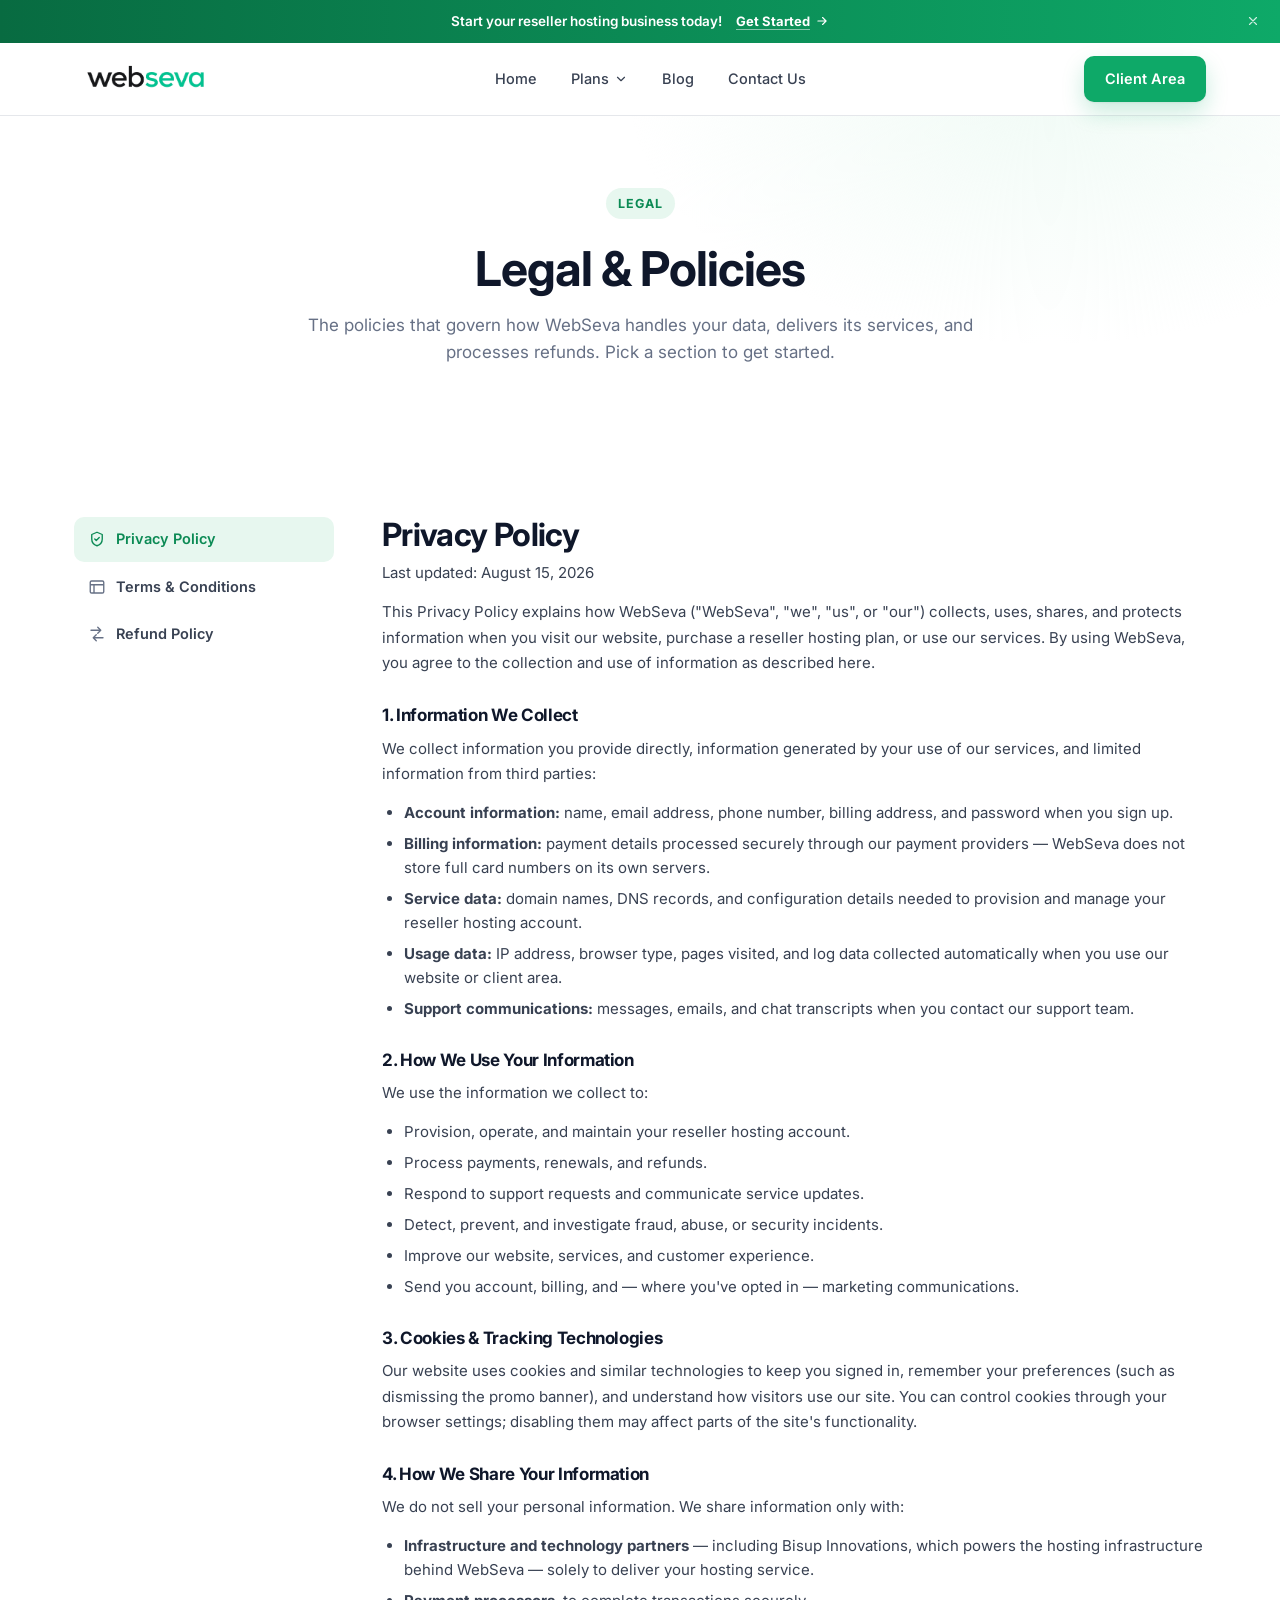
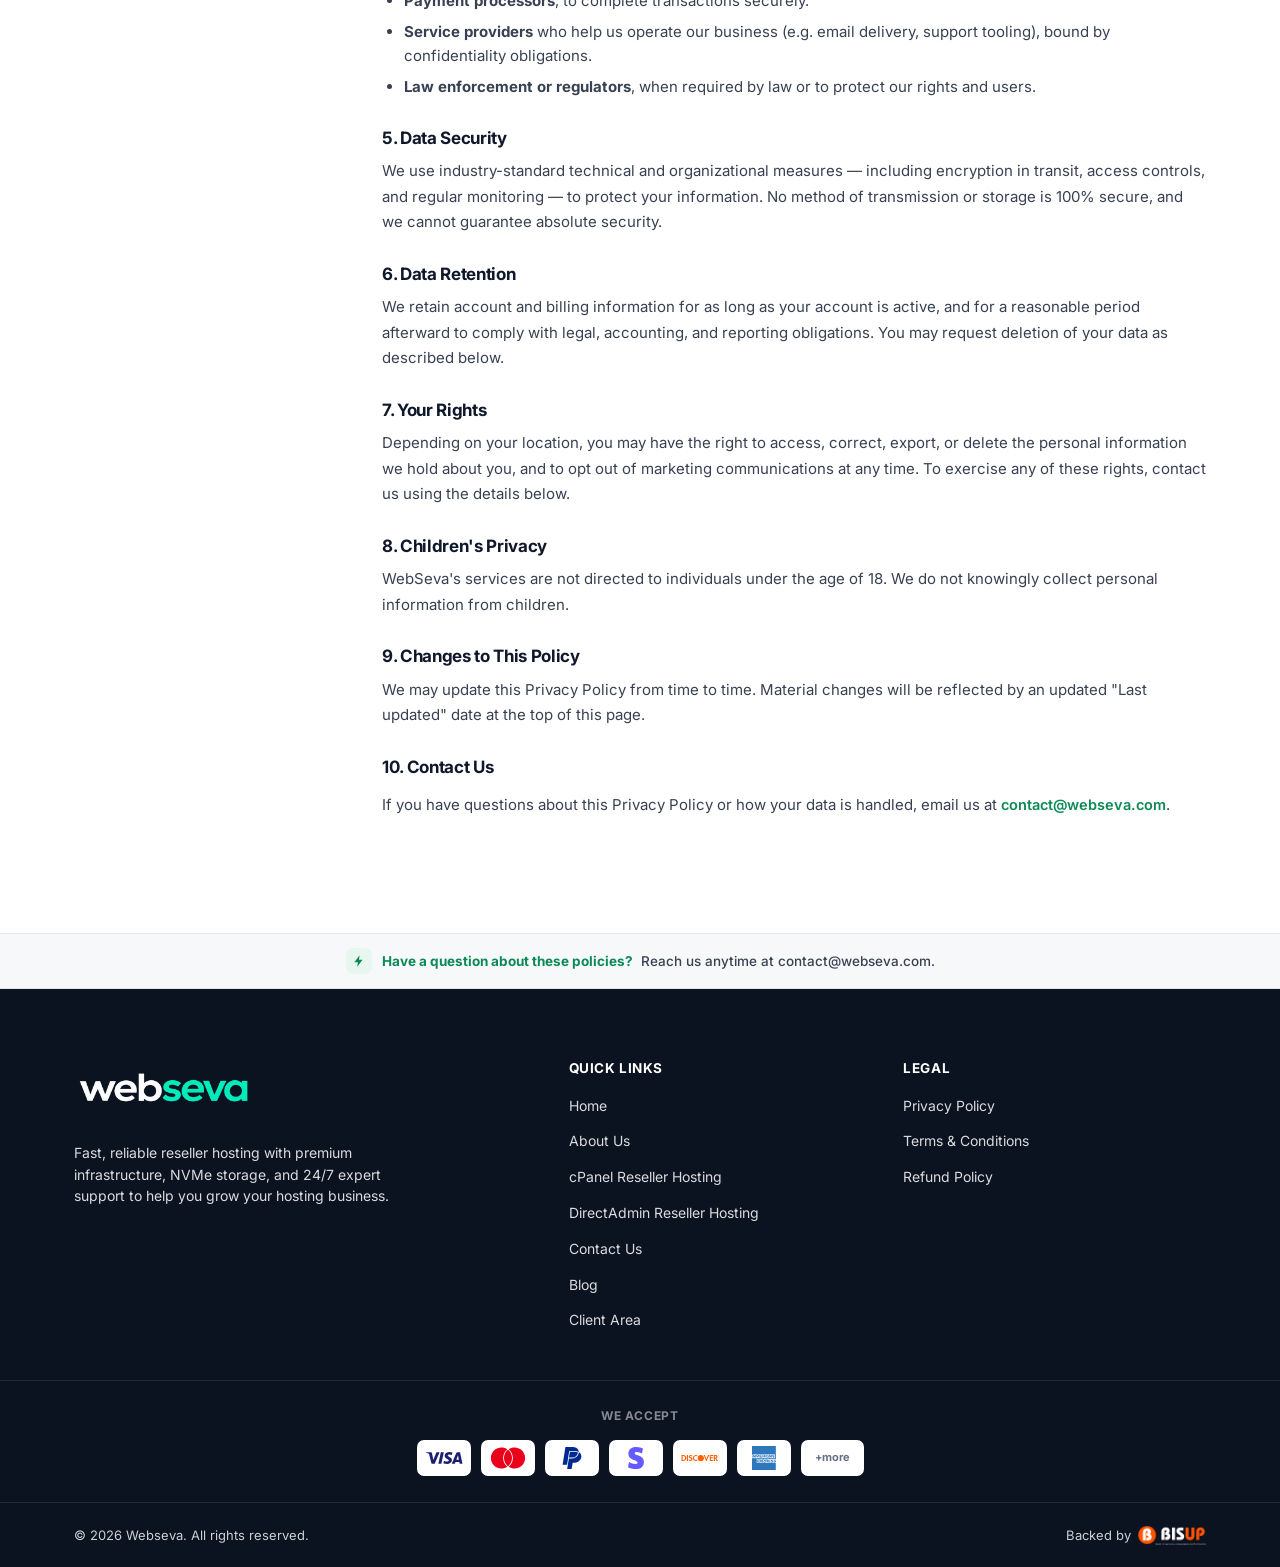
<file: legal.html>
<!DOCTYPE html>
<html lang="en">
<head>
<meta charset="UTF-8">
<meta name="viewport" content="width=device-width, initial-scale=1.0">
<title>Legal &amp; Policies | WebSeva</title>
<meta name="description" content="Read WebSeva's Privacy Policy, Terms and Conditions, and Refund Policy — the policies that govern your use of WebSeva reseller hosting.">
<meta name="keywords" content="WebSeva privacy policy, WebSeva terms and conditions, WebSeva refund policy, hosting legal policies">
<meta name="robots" content="index, follow">
<meta name="theme-color" content="#0EA968">

<!-- Open Graph -->
<meta property="og:type" content="website">
<meta property="og:site_name" content="WebSeva">
<meta property="og:title" content="Legal &amp; Policies | WebSeva">
<meta property="og:description" content="Read WebSeva's Privacy Policy, Terms and Conditions, and Refund Policy.">
<meta property="og:url" content="https://webseva.com/legal.html">
<meta property="og:image" content="https://webseva.com/img/hero.png">

<!-- Twitter Card -->
<meta name="twitter:card" content="summary_large_image">
<meta name="twitter:title" content="Legal &amp; Policies | WebSeva">
<meta name="twitter:description" content="Read WebSeva's Privacy Policy, Terms and Conditions, and Refund Policy.">
<meta name="twitter:image" content="https://webseva.com/img/hero.png">

<link rel="icon" type="image/x-icon" href="img/favicon/favicon.ico">
<link rel="icon" type="image/png" sizes="32x32" href="img/favicon/favicon-32x32.png">
<link rel="icon" type="image/png" sizes="16x16" href="img/favicon/favicon-16x16.png">
<link rel="apple-touch-icon" href="img/favicon/apple-touch-icon.png">
<link rel="manifest" href="img/favicon/site.webmanifest">
<link rel="canonical" href="https://webseva.com/legal.html">

<link rel="preconnect" href="https://fonts.googleapis.com">
<link rel="preconnect" href="https://fonts.gstatic.com" crossorigin>
<link href="https://fonts.googleapis.com/css2?family=Inter:wght@400;500;600;700;800&display=swap" rel="stylesheet">

<link rel="stylesheet" href="css/styles.css">

<script type="application/ld+json">
{
  "@context": "https://schema.org",
  "@type": "Organization",
  "name": "WebSeva",
  "description": "WebSeva provides white-label reseller hosting infrastructure with NVMe storage, WHMCS automation, and cPanel/DirectAdmin accounts for hosting entrepreneurs.",
  "url": "https://webseva.com/",
  "sameAs": []
}
</script>
</head>
<body>

<!-- ================= ICON SPRITE ================= -->
<svg xmlns="http://www.w3.org/2000/svg" style="display:none">
<symbol id="icon-check" viewBox="0 0 24 24"><path d="M20 6 9 17l-5-5" fill="none" stroke="currentColor" stroke-width="2.4" stroke-linecap="round" stroke-linejoin="round"/></symbol>
<symbol id="icon-menu" viewBox="0 0 24 24"><path d="M3 6h18M3 12h18M3 18h18" fill="none" stroke="currentColor" stroke-width="2" stroke-linecap="round"/></symbol>
<symbol id="icon-close" viewBox="0 0 24 24"><path d="M6 6l12 12M18 6 6 18" fill="none" stroke="currentColor" stroke-width="2" stroke-linecap="round"/></symbol>
<symbol id="icon-chevron-down" viewBox="0 0 24 24"><path d="m6 9 6 6 6-6" fill="none" stroke="currentColor" stroke-width="2" stroke-linecap="round" stroke-linejoin="round"/></symbol>
<symbol id="icon-arrow-right" viewBox="0 0 24 24"><path d="M5 12h14M13 6l6 6-6 6" fill="none" stroke="currentColor" stroke-width="2" stroke-linecap="round" stroke-linejoin="round"/></symbol>
<symbol id="icon-server" viewBox="0 0 24 24"><rect x="3" y="4" width="18" height="7" rx="1.6" fill="none" stroke="currentColor" stroke-width="1.8"/><rect x="3" y="13" width="18" height="7" rx="1.6" fill="none" stroke="currentColor" stroke-width="1.8"/><circle cx="7" cy="7.5" r="1" fill="currentColor"/><circle cx="7" cy="16.5" r="1" fill="currentColor"/></symbol>
<symbol id="icon-panel" viewBox="0 0 24 24"><rect x="3" y="4" width="18" height="16" rx="1.8" fill="none" stroke="currentColor" stroke-width="1.8"/><path d="M3 9h18M8 9v11" stroke="currentColor" stroke-width="1.8"/></symbol>
<symbol id="icon-shield" viewBox="0 0 24 24"><path d="M12 3l7 3v6c0 4.5-3 7.8-7 9-4-1.2-7-4.5-7-9V6l7-3Z" fill="none" stroke="currentColor" stroke-width="1.8" stroke-linejoin="round"/><path d="m9 12 2 2 4-4" fill="none" stroke="currentColor" stroke-width="1.8" stroke-linecap="round" stroke-linejoin="round"/></symbol>
<symbol id="icon-transfer" viewBox="0 0 24 24"><path d="M4 7h13M13 3l4 4-4 4" fill="none" stroke="currentColor" stroke-width="1.8" stroke-linecap="round" stroke-linejoin="round"/><path d="M20 17H7M11 21l-4-4 4-4" fill="none" stroke="currentColor" stroke-width="1.8" stroke-linecap="round" stroke-linejoin="round"/></symbol>
<symbol id="icon-mail" viewBox="0 0 24 24"><rect x="3" y="5" width="18" height="14" rx="2" fill="none" stroke="currentColor" stroke-width="1.7"/><path d="m4 7 8 6 8-6" fill="none" stroke="currentColor" stroke-width="1.7" stroke-linecap="round" stroke-linejoin="round"/></symbol>
<symbol id="icon-bolt" viewBox="0 0 24 24"><path d="M13 2 4 14h6l-1 8 9-12h-6l1-8Z" fill="currentColor"/></symbol>
</svg>

<div class="site-top" id="siteTop">

<!-- ================= PROMO BANNER ================= -->
<div class="promo-banner" id="promoBanner">
  <div class="container promo-banner-inner">
    <p>Start your reseller hosting business today!</p>
    <a href="index.html#pricing" class="promo-banner-cta">Get Started <svg width="14" height="14"><use href="#icon-arrow-right"/></svg></a>
  </div>
  <button class="promo-banner-close" id="promoBannerClose" aria-label="Dismiss banner">
    <svg width="14" height="14"><use href="#icon-close"/></svg>
  </button>
</div>

<!-- ================= HEADER ================= -->
<header class="site-header" id="siteHeader">
  <div class="container header-inner">
    <a href="index.html" class="logo" aria-label="WebSeva home">
      <img src="img/logo.png" alt="WebSeva" class="logo-img">
    </a>

    <nav class="main-nav" id="mainNav" aria-label="Primary">
      <ul>
        <li><a class="nav-link" href="index.html">Home</a></li>
        <li class="has-dropdown">
          <button class="nav-link dropdown-toggle" aria-expanded="false" aria-haspopup="true">
            Plans <svg class="chev" width="14" height="14"><use href="#icon-chevron-down"/></svg>
          </button>
          <div class="dropdown-menu">
            <a href="directadmin-reseller-hosting.html">
              <svg width="18" height="18"><use href="#icon-panel"/></svg>
              <span><strong>DirectAdmin Reseller Hosting</strong><small>Affordable &amp; easy to manage</small></span>
            </a>
            <a href="cpanel-reseller-hosting.html">
              <svg width="18" height="18"><use href="#icon-server"/></svg>
              <span><strong>cPanel Reseller Hosting</strong><small>The industry-standard panel</small></span>
            </a>
          </div>
        </li>
        <li><a class="nav-link" href="/blog">Blog</a></li>
        <li><a class="nav-link" href="mailto:contact@webseva.com">Contact Us</a></li>
      </ul>
    </nav>

    <div class="header-actions">
      <a href="https://my.bisup.com" class="btn btn-primary">Client Area</a>
      <button class="nav-toggle" id="navToggle" aria-label="Open menu" aria-expanded="false" aria-controls="mobileDrawer">
        <svg width="22" height="22"><use href="#icon-menu"/></svg>
      </button>
    </div>
  </div>

</header>

</div>

<!-- Mobile drawer: kept as a direct child of body (not inside .site-header) because .site-header has
     backdrop-filter, which creates a new containing block for position:fixed descendants. Nesting the
     drawer inside it made the drawer fix itself relative to the header instead of the viewport, so it
     didn't stay pinned full-screen while the page scrolled. -->
<div class="mobile-drawer" id="mobileDrawer">
  <div class="mobile-drawer-head">
    <img src="img/logo.png" alt="WebSeva" class="logo-img">
    <button class="nav-toggle" id="navClose" aria-label="Close menu">
      <svg width="22" height="22"><use href="#icon-close"/></svg>
    </button>
  </div>
  <ul class="mobile-nav-list">
    <li><a href="index.html">Home</a></li>
    <li><a href="directadmin-reseller-hosting.html">DirectAdmin Reseller Hosting</a></li>
    <li><a href="cpanel-reseller-hosting.html">cPanel Reseller Hosting</a></li>
    <li><a href="/blog">Blog</a></li>
    <li><a href="mailto:contact@webseva.com">Contact Us</a></li>
  </ul>
  <div class="mobile-drawer-actions">
    <a href="https://my.bisup.com" class="btn btn-primary btn-block">Client Area</a>
  </div>
</div>
<div class="drawer-backdrop" id="drawerBackdrop"></div>

<main>

<!-- ================= PAGE HERO ================= -->
<section class="page-hero">
  <div class="container">
    <span class="eyebrow">Legal</span>
    <h1>Legal &amp; Policies</h1>
    <p>The policies that govern how WebSeva handles your data, delivers its services, and processes refunds. Pick a section to get started.</p>
  </div>
</section>

<!-- ================= LEGAL LAYOUT ================= -->
<section class="legal-layout">
  <div class="container">
    <nav class="legal-sidebar" aria-label="Legal policies">
      <a href="#privacy-policy" class="legal-nav-link"><svg width="18" height="18"><use href="#icon-shield"/></svg>Privacy Policy</a>
      <a href="#terms-and-conditions" class="legal-nav-link"><svg width="18" height="18"><use href="#icon-panel"/></svg>Terms &amp; Conditions</a>
      <a href="#refund-policy" class="legal-nav-link"><svg width="18" height="18"><use href="#icon-transfer"/></svg>Refund Policy</a>
    </nav>

    <div class="legal-content">

      <!-- ============ PRIVACY POLICY ============ -->
      <article id="privacy-policy" class="legal-section">
        <h2>Privacy Policy</h2>
        <p class="legal-updated">Last updated: August 15, 2026</p>

        <p>This Privacy Policy explains how WebSeva ("WebSeva", "we", "us", or "our") collects, uses, shares, and protects information when you visit our website, purchase a reseller hosting plan, or use our services. By using WebSeva, you agree to the collection and use of information as described here.</p>

        <h3>1. Information We Collect</h3>
        <p>We collect information you provide directly, information generated by your use of our services, and limited information from third parties:</p>
        <ul>
          <li><strong>Account information:</strong> name, email address, phone number, billing address, and password when you sign up.</li>
          <li><strong>Billing information:</strong> payment details processed securely through our payment providers — WebSeva does not store full card numbers on its own servers.</li>
          <li><strong>Service data:</strong> domain names, DNS records, and configuration details needed to provision and manage your reseller hosting account.</li>
          <li><strong>Usage data:</strong> IP address, browser type, pages visited, and log data collected automatically when you use our website or client area.</li>
          <li><strong>Support communications:</strong> messages, emails, and chat transcripts when you contact our support team.</li>
        </ul>

        <h3>2. How We Use Your Information</h3>
        <p>We use the information we collect to:</p>
        <ul>
          <li>Provision, operate, and maintain your reseller hosting account.</li>
          <li>Process payments, renewals, and refunds.</li>
          <li>Respond to support requests and communicate service updates.</li>
          <li>Detect, prevent, and investigate fraud, abuse, or security incidents.</li>
          <li>Improve our website, services, and customer experience.</li>
          <li>Send you account, billing, and — where you've opted in — marketing communications.</li>
        </ul>

        <h3>3. Cookies &amp; Tracking Technologies</h3>
        <p>Our website uses cookies and similar technologies to keep you signed in, remember your preferences (such as dismissing the promo banner), and understand how visitors use our site. You can control cookies through your browser settings; disabling them may affect parts of the site's functionality.</p>

        <h3>4. How We Share Your Information</h3>
        <p>We do not sell your personal information. We share information only with:</p>
        <ul>
          <li><strong>Infrastructure and technology partners</strong> — including Bisup Innovations, which powers the hosting infrastructure behind WebSeva — solely to deliver your hosting service.</li>
          <li><strong>Payment processors</strong>, to complete transactions securely.</li>
          <li><strong>Service providers</strong> who help us operate our business (e.g. email delivery, support tooling), bound by confidentiality obligations.</li>
          <li><strong>Law enforcement or regulators</strong>, when required by law or to protect our rights and users.</li>
        </ul>

        <h3>5. Data Security</h3>
        <p>We use industry-standard technical and organizational measures — including encryption in transit, access controls, and regular monitoring — to protect your information. No method of transmission or storage is 100% secure, and we cannot guarantee absolute security.</p>

        <h3>6. Data Retention</h3>
        <p>We retain account and billing information for as long as your account is active, and for a reasonable period afterward to comply with legal, accounting, and reporting obligations. You may request deletion of your data as described below.</p>

        <h3>7. Your Rights</h3>
        <p>Depending on your location, you may have the right to access, correct, export, or delete the personal information we hold about you, and to opt out of marketing communications at any time. To exercise any of these rights, contact us using the details below.</p>

        <h3>8. Children's Privacy</h3>
        <p>WebSeva's services are not directed to individuals under the age of 18. We do not knowingly collect personal information from children.</p>

        <h3>9. Changes to This Policy</h3>
        <p>We may update this Privacy Policy from time to time. Material changes will be reflected by an updated "Last updated" date at the top of this page.</p>

        <h3>10. Contact Us</h3>
        <p>If you have questions about this Privacy Policy or how your data is handled, email us at <a href="mailto:contact@webseva.com" class="link-arrow">contact@webseva.com</a>.</p>
      </article>

      <!-- ============ TERMS AND CONDITIONS ============ -->
      <article id="terms-and-conditions" class="legal-section">
        <h2>Terms &amp; Conditions</h2>
        <p class="legal-updated">Last updated: August 15, 2026</p>

        <p>These Terms and Conditions ("Terms") govern your access to and use of WebSeva's website and reseller hosting services. By creating an account or purchasing a plan, you agree to be bound by these Terms.</p>

        <h3>1. Acceptance of Terms</h3>
        <p>By accessing our website or using our services, you confirm that you are at least 18 years old and have the legal authority to enter into this agreement, whether on your own behalf or on behalf of an organization.</p>

        <h3>2. Description of Services</h3>
        <p>WebSeva provides white-label reseller hosting infrastructure, including cPanel and DirectAdmin accounts, NVMe storage, WHMCS-based billing automation, and related support services, allowing you to resell hosting under your own brand.</p>

        <h3>3. Account Registration &amp; Responsibilities</h3>
        <p>You are responsible for maintaining the confidentiality of your account credentials and for all activity that occurs under your account, including the accounts of your own customers. You agree to provide accurate, current information when registering and to keep it up to date.</p>

        <h3>4. Acceptable Use Policy</h3>
        <p>You agree not to use WebSeva's services to host, transmit, or distribute:</p>
        <ul>
          <li>Illegal content, or content that infringes on intellectual property rights.</li>
          <li>Malware, phishing pages, or other malicious software.</li>
          <li>Spam, or unsolicited bulk email sent through our infrastructure.</li>
          <li>Content that abuses shared server resources to the detriment of other customers.</li>
        </ul>
        <p>We reserve the right to investigate suspected violations and take appropriate action, including suspension or termination of the offending account.</p>

        <h3>5. Billing &amp; Payment</h3>
        <p>Plans are billed in advance on a recurring basis (monthly or yearly, depending on your chosen billing cycle) until cancelled. You authorize us to charge your payment method on file for recurring fees. Failure to pay may result in suspension or termination of your services.</p>

        <h3>6. Service Availability</h3>
        <p>We target 99.9% uptime for hosting infrastructure, excluding scheduled maintenance, which we aim to communicate in advance. While we work to keep services continuously available, we do not guarantee uninterrupted or error-free service.</p>

        <h3>7. Suspension &amp; Termination</h3>
        <p>We may suspend or terminate your account for violations of these Terms, non-payment, or activity that risks the security or stability of our infrastructure. You may cancel your account at any time from your client area or by contacting support.</p>

        <h3>8. Intellectual Property</h3>
        <p>The WebSeva name, logo, and website content are the property of WebSeva and may not be used without prior written permission. You retain ownership of the content you host through our services.</p>

        <h3>9. Limitation of Liability</h3>
        <p>To the maximum extent permitted by law, WebSeva is not liable for indirect, incidental, or consequential damages arising from your use of our services, including loss of data, revenue, or business, beyond the amount you paid us in the preceding billing period.</p>

        <h3>10. Indemnification</h3>
        <p>You agree to indemnify and hold WebSeva harmless from any claims, damages, or expenses arising from your use of our services or violation of these Terms.</p>

        <h3>11. Governing Law</h3>
        <p>These Terms are governed by the laws of the jurisdiction in which WebSeva is registered to operate, without regard to conflict-of-law principles.</p>

        <h3>12. Changes to These Terms</h3>
        <p>We may revise these Terms from time to time. Continued use of our services after changes take effect constitutes acceptance of the revised Terms.</p>

        <h3>13. Contact Us</h3>
        <p>Questions about these Terms? Email us at <a href="mailto:contact@webseva.com" class="link-arrow">contact@webseva.com</a>.</p>
      </article>

      <!-- ============ REFUND POLICY ============ -->
      <article id="refund-policy" class="legal-section">
        <h2>Refund Policy</h2>
        <p class="legal-updated">Last updated: August 15, 2026</p>

        <p>We want you to be confident in choosing WebSeva. This Refund Policy explains when and how refunds are issued for our reseller hosting plans.</p>

        <h3>1. 30-Day Money-Back Guarantee</h3>
        <p>Every new WebSeva reseller hosting plan includes a 30-day money-back guarantee. If you're not satisfied within your first 30 days of service, you can request a full refund of your hosting fees.</p>

        <h3>2. Eligibility</h3>
        <p>The money-back guarantee applies to your first purchase of a hosting plan. It does not cover:</p>
        <ul>
          <li>Domain name registrations or renewals, which are non-refundable once processed.</li>
          <li>Add-on services or third-party licenses purchased separately.</li>
          <li>Accounts suspended or terminated for violating our Terms &amp; Conditions or Acceptable Use Policy.</li>
        </ul>

        <h3>3. How to Request a Refund</h3>
        <p>To request a refund, email <a href="mailto:contact@webseva.com" class="link-arrow">contact@webseva.com</a> from your account email address with your account/order details. Our team will confirm eligibility and process approved requests back to your original payment method.</p>

        <h3>4. Processing Time</h3>
        <p>Approved refunds are typically processed within 7–10 business days. Depending on your bank or payment provider, it may take a few additional days for the refund to appear in your account.</p>

        <h3>5. Renewals &amp; Recurring Billing</h3>
        <p>The 30-day guarantee applies to your initial purchase only. Subsequent renewal charges are generally non-refundable, though we review renewal-related refund requests on a case-by-case basis — reach out and we're happy to take a look.</p>

        <h3>6. Chargebacks</h3>
        <p>If you have a billing concern, please contact us directly before filing a chargeback with your bank — we can typically resolve billing issues faster this way. Accounts with unresolved chargebacks may be suspended pending investigation.</p>

        <h3>7. Contact Us</h3>
        <p>Have a question about a charge or a refund? Email us at <a href="mailto:contact@webseva.com" class="link-arrow">contact@webseva.com</a> and we'll help sort it out.</p>
      </article>

    </div>
  </div>
</section>

<div class="tip-strip">
  <div class="container tip-strip-inner">
    <span class="tip-strip-icon"><svg width="14" height="14"><use href="#icon-bolt"/></svg></span>
    <p><strong>Have a question about these policies?</strong>&nbsp; Reach us anytime at <a href="mailto:contact@webseva.com">contact@webseva.com</a>.</p>
  </div>
</div>

</main>

<!-- ================= FOOTER ================= -->
<footer class="site-footer">
  <div class="container footer-top">
    <div class="footer-brand">
      <a href="index.html" class="logo" aria-label="WebSeva home">
        <img src="img/logo-dark.png" alt="WebSeva" class="footer-logo-img">
      </a>
      <p>Fast, reliable reseller hosting with premium infrastructure, NVMe storage, and 24/7 expert support to help you grow your hosting business.</p>
    </div>

    <div class="footer-col">
      <h4>Quick Links</h4>
      <ul>
        <li><a href="index.html">Home</a></li>
        <li><a href="about-us.html">About Us</a></li>
        <li><a href="cpanel-reseller-hosting.html">cPanel Reseller Hosting</a></li>
        <li><a href="directadmin-reseller-hosting.html">DirectAdmin Reseller Hosting</a></li>
        <li><a href="mailto:contact@webseva.com">Contact Us</a></li>
        <li><a href="/blog">Blog</a></li>
        <li><a href="https://my.bisup.com">Client Area</a></li>
      </ul>
    </div>

    <div class="footer-col">
      <h4>Legal</h4>
      <ul>
        <li><a href="legal.html#privacy-policy">Privacy Policy</a></li>
        <li><a href="legal.html#terms-and-conditions">Terms &amp; Conditions</a></li>
        <li><a href="legal.html#refund-policy">Refund Policy</a></li>
      </ul>
    </div>
  </div>

  <div class="footer-payments">
    <div class="container footer-payments-inner">
      <span class="footer-payments-label">We Accept</span>
      <div class="footer-payments-icons">
        <span class="footer-payment-icon"><svg role="img" viewBox="-1 7.124 26 9.751" xmlns="http://www.w3.org/2000/svg"><title>Visa</title><path fill="#1A1F71" d="M9.112 8.262L5.97 15.758H3.92L2.374 9.775c-.094-.368-.175-.503-.461-.658C1.447 8.864.677 8.627 0 8.479l.046-.217h3.3a.904.904 0 01.894.764l.817 4.338 2.018-5.102zm8.033 5.049c.008-1.979-2.736-2.088-2.717-2.972.006-.269.262-.555.822-.628a3.66 3.66 0 011.913.336l.34-1.59a5.207 5.207 0 00-1.814-.333c-1.917 0-3.266 1.02-3.278 2.479-.012 1.079.963 1.68 1.698 2.04.756.367 1.01.603 1.006.931-.005.504-.602.725-1.16.734-.975.015-1.54-.263-1.992-.473l-.351 1.642c.453.208 1.289.39 2.156.398 2.037 0 3.37-1.006 3.377-2.564m5.061 2.447H24l-1.565-7.496h-1.656a.883.883 0 00-.826.55l-2.909 6.946h2.036l.405-1.12h2.488zm-2.163-2.656l1.02-2.815.588 2.815zm-8.16-4.84l-1.603 7.496H8.34l1.605-7.496z"/></svg></span>
        <span class="footer-payment-icon"><svg role="img" viewBox="-1 3.584 26 16.831" xmlns="http://www.w3.org/2000/svg"><title>Mastercard</title><path fill="#EB001B" d="M11.343 18.031c.058.049.12.098.181.146-1.177.783-2.59 1.238-4.107 1.238C3.32 19.416 0 16.096 0 12c0-4.095 3.32-7.416 7.416-7.416 1.518 0 2.931.456 4.105 1.238-.06.051-.12.098-.165.15C9.6 7.489 8.595 9.688 8.595 12c0 2.311 1.001 4.51 2.748 6.031zm5.241-13.447c-1.52 0-2.931.456-4.105 1.238.06.051.12.098.165.15C14.4 7.489 15.405 9.688 15.405 12c0 2.31-1.001 4.507-2.748 6.031-.058.049-.12.098-.181.146 1.177.783 2.588 1.238 4.107 1.238C20.68 19.416 24 16.096 24 12c0-4.094-3.32-7.416-7.416-7.416zM12 6.174c-.096.075-.189.15-.28.231C10.156 7.764 9.169 9.765 9.169 12c0 2.236.987 4.236 2.551 5.595.09.08.185.158.28.232.096-.074.189-.152.28-.232 1.563-1.359 2.551-3.359 2.551-5.595 0-2.235-.987-4.236-2.551-5.595-.09-.08-.184-.156-.28-.231z"/></svg></span>
        <span class="footer-payment-icon"><svg role="img" viewBox="0.82 -1 22.358 26" xmlns="http://www.w3.org/2000/svg"><title>PayPal</title><path fill="#002991" d="M15.607 4.653H8.941L6.645 19.251H1.82L4.862 0h7.995c3.754 0 6.375 2.294 6.473 5.513-.648-.478-2.105-.86-3.722-.86m6.57 5.546c0 3.41-3.01 6.853-6.958 6.853h-2.493L11.595 24H6.74l1.845-11.538h3.592c4.208 0 7.346-3.634 7.153-6.949a5.24 5.24 0 0 1 2.848 4.686M9.653 5.546h6.408c.907 0 1.942.222 2.363.541-.195 2.741-2.655 5.483-6.441 5.483H8.714Z"/></svg></span>
        <span class="footer-payment-icon"><svg role="img" viewBox="2.434 -1 19.133 26" xmlns="http://www.w3.org/2000/svg"><title>Stripe</title><path fill="#635BFF" d="M13.976 9.15c-2.172-.806-3.356-1.426-3.356-2.409 0-.831.683-1.305 1.901-1.305 2.227 0 4.515.858 6.09 1.631l.89-5.494C18.252.975 15.697 0 12.165 0 9.667 0 7.589.654 6.104 1.872 4.56 3.147 3.757 4.992 3.757 7.218c0 4.039 2.467 5.76 6.476 7.219 2.585.92 3.445 1.574 3.445 2.583 0 .98-.84 1.545-2.354 1.545-1.875 0-4.965-.921-6.99-2.109l-.9 5.555C5.175 22.99 8.385 24 11.714 24c2.641 0 4.843-.624 6.328-1.813 1.664-1.305 2.525-3.236 2.525-5.732 0-4.128-2.524-5.851-6.594-7.305h.003z"/></svg></span>
        <span class="footer-payment-icon"><svg role="img" viewBox="-0.999 8.977 25.998 6.046" xmlns="http://www.w3.org/2000/svg"><title>Discover</title><path fill="#FF6000" d="M14.58 12a2.023 2.023 0 1 1-2.025-2.023h.002c1.118 0 2.023.906 2.023 2.023zm-5.2-2.001c-1.124 0-2.025.884-2.025 1.99 0 1.118.878 1.984 2.007 1.984.319 0 .593-.063.93-.221v-.873c-.296.297-.559.416-.895.416-.747 0-1.277-.542-1.277-1.312 0-.73.547-1.306 1.243-1.306.354 0 .622.126.93.428v-.873a1.898 1.898 0 0 0-.913-.233zm-3.352 1.545c-.445-.165-.576-.273-.576-.479 0-.239.233-.422.553-.422.222 0 .405.091.598.308l.388-.508a1.665 1.665 0 0 0-1.117-.422c-.673 0-1.186.467-1.186 1.089 0 .524.239.792.936 1.043.291.103.438.171.513.217a.456.456 0 0 1 .222.394c0 .308-.245.536-.576.536-.354 0-.639-.177-.809-.507l-.479.461c.342.502.752.724 1.317.724.771 0 1.311-.513 1.311-1.249-.002-.603-.252-.876-1.095-1.185zM24 10.3a.29.29 0 0 1-.288.291.29.29 0 0 1-.291-.291v-.003A.29.29 0 1 1 24 10.3zm-.059.001a.235.235 0 0 0-.231-.239.234.234 0 0 0-.232.239c0 .132.104.239.232.239a.235.235 0 0 0 .231-.239zM3.472 13.887h.742v-3.803h-.742v3.803zm12.702-1.248l-1.014-2.554h-.81l1.614 3.9h.399l1.643-3.9h-.804l-1.028 2.554zm2.166 1.248h2.104v-.644h-1.362v-1.027h1.312v-.644h-1.312v-.844h1.362v-.644H18.34v3.803zm5.409-3.557l.11.138h-.097l-.094-.13v.13h-.08v-.334h.107c.081 0 .126.036.126.103.001.046-.025.08-.072.093zm-.006-.092c0-.029-.021-.043-.06-.043h-.014v.087h.014c.039 0 .06-.014.06-.044zm-1.228 2.047l1.197 1.602H22.8l-1.027-1.528h-.097v1.528h-.741v-3.803h1.1c.855 0 1.346.411 1.346 1.123 0 .583-.308.965-.866 1.078zm.103-1.038c0-.37-.251-.563-.713-.563h-.228v1.152h.217c.473-.001.724-.207.724-.589zm-19.487.742a1.91 1.91 0 0 1-.69 1.46c-.365.303-.781.439-1.357.439H.001v-3.803H1.09c1.202 0 2.041.781 2.041 1.904zm-.764-.006c0-.364-.154-.718-.411-.947-.245-.222-.536-.308-1.015-.308H.742v2.515h.199c.479 0 .782-.092 1.015-.302.256-.228.411-.593.411-.958z"/></svg></span>
        <span class="footer-payment-icon"><svg role="img" viewBox="0 0 24 24" xmlns="http://www.w3.org/2000/svg"><title>American Express</title><path fill="#2E77BC" d="M16.015 14.378c0-.32-.135-.496-.344-.622-.21-.12-.464-.135-.81-.135h-1.543v2.82h.675v-1.027h.72c.24 0 .39.024.478.125.12.13.104.38.104.55v.35h.66v-.555c-.002-.25-.017-.376-.108-.516-.06-.08-.18-.18-.33-.234l.02-.008c.18-.072.48-.297.48-.747zm-.87.407l-.028-.002c-.09.053-.195.058-.33.058h-.81v-.63h.824c.12 0 .24 0 .33.05.098.048.156.147.15.255 0 .12-.045.215-.134.27zM20.297 15.837H19v.6h1.304c.676 0 1.05-.278 1.05-.884 0-.28-.066-.448-.187-.582-.153-.133-.392-.193-.73-.207l-.376-.015c-.104 0-.18 0-.255-.03-.09-.03-.15-.105-.15-.21 0-.09.017-.166.09-.21.083-.046.177-.066.272-.06h1.23v-.602h-1.35c-.704 0-.958.437-.958.84 0 .9.776.855 1.407.87.104 0 .18.015.225.06.046.03.082.106.082.18 0 .077-.035.15-.08.18-.06.053-.15.07-.277.07zM0 0v10.096L.81 8.22h1.75l.225.464V8.22h2.043l.45 1.02.437-1.013h6.502c.295 0 .56.057.756.236v-.23h1.787v.23c.307-.17.686-.23 1.12-.23h2.606l.24.466v-.466h1.918l.254.465v-.466h1.858v3.948H20.87l-.36-.6v.585h-2.353l-.256-.63h-.583l-.27.614h-1.213c-.48 0-.84-.104-1.08-.24v.24h-2.89v-.884c0-.12-.03-.12-.105-.135h-.105v1.036H6.067v-.48l-.21.48H4.69l-.202-.48v.465H2.235l-.256-.624H1.4l-.256.624H0V24h23.786v-7.108c-.27.135-.613.18-.973.18H21.09v-.255c-.21.165-.57.255-.914.255H14.71v-.9c0-.12-.018-.12-.12-.12h-.075v1.022h-1.8v-1.066c-.298.136-.643.15-.928.136h-.214v.915h-2.18l-.54-.617-.57.6H4.742v-3.93h3.61l.518.602.554-.6h2.412c.28 0 .74.03.942.225v-.24h2.177c.202 0 .644.045.903.225v-.24h3.265v.24c.163-.164.508-.24.803-.24h1.89v.24c.194-.15.464-.24.84-.24h1.176V0H0zM21.156 14.955c.004.005.006.012.01.016.01.01.024.01.032.02l-.042-.035zM23.828 13.082h.065v.555h-.065zM23.865 15.03v-.005c-.03-.025-.046-.048-.075-.07-.15-.153-.39-.215-.764-.225l-.36-.012c-.12 0-.194-.007-.27-.03-.09-.03-.15-.105-.15-.21 0-.09.03-.16.09-.204.076-.045.15-.05.27-.05h1.223v-.588h-1.283c-.69 0-.96.437-.96.84 0 .9.78.855 1.41.87.104 0 .18.015.224.06.046.03.076.106.076.18 0 .07-.034.138-.09.18-.045.056-.136.07-.27.07h-1.288v.605h1.287c.42 0 .734-.118.9-.36h.03c.09-.134.135-.3.135-.523 0-.24-.045-.39-.135-.526zM18.597 14.208v-.583h-2.235V16.458h2.235v-.585h-1.57v-.57h1.533v-.584h-1.532v-.51M13.51 8.787h.685V11.6h-.684zM13.126 9.543l-.007.006c0-.314-.13-.5-.34-.624-.217-.125-.47-.135-.81-.135H10.43v2.82h.674v-1.034h.72c.24 0 .39.03.487.12.122.136.107.378.107.548v.354h.677v-.553c0-.25-.016-.375-.11-.516-.09-.107-.202-.19-.33-.237.172-.07.472-.3.472-.75zm-.855.396h-.015c-.09.054-.195.056-.33.056H11.1v-.623h.825c.12 0 .24.004.33.05.09.04.15.128.15.25s-.047.22-.134.266zM15.92 9.373h.632v-.6h-.644c-.464 0-.804.105-1.02.33-.286.3-.362.69-.362 1.11 0 .512.123.833.36 1.074.232.238.645.31.97.31h.78l.255-.627h1.39l.262.627h1.36v-2.11l1.272 2.11h.95l.002.002V8.786h-.684v1.963l-1.18-1.96h-1.02V11.4L18.11 8.744h-1.004l-.943 2.22h-.3c-.177 0-.362-.03-.468-.134-.125-.15-.186-.36-.186-.662 0-.285.08-.51.194-.63.133-.135.272-.165.516-.165zm1.668-.108l.464 1.118v.002h-.93l.466-1.12zM2.38 10.97l.254.628H4V9.393l.972 2.205h.584l.973-2.202.015 2.202h.69v-2.81H6.118l-.807 1.904-.876-1.905H3.343v2.663L2.205 8.787h-.997L.01 11.597h.72l.26-.626h1.39zm-.688-1.705l.46 1.118-.003.002h-.915l.457-1.12zM11.856 13.62H9.714l-.85.923-.825-.922H5.346v2.82H8l.855-.932.824.93h1.302v-.94h.838c.6 0 1.17-.164 1.17-.945l-.006-.003c0-.78-.598-.93-1.128-.93zM7.67 15.853l-.014-.002H6.02v-.557h1.47v-.574H6.02v-.51H7.7l.733.82-.764.824zm2.642.33l-1.03-1.147 1.03-1.108v2.253zm1.553-1.258h-.885v-.717h.885c.24 0 .42.098.42.344 0 .243-.15.372-.42.372zM9.967 9.373v-.586H7.73V11.6h2.237v-.58H8.4v-.564h1.527V9.88H8.4v-.507"/></svg></span>
        <span class="footer-payment-icon footer-payment-more">+more</span>
      </div>
    </div>
  </div>

  <div class="footer-bottom">
    <div class="container footer-bottom-inner">
      <span>© 2026 Webseva. All rights reserved.</span>
      <span class="footer-tag">Backed by <a href="https://bisup.com" target="_blank" rel="noopener" aria-label="Bisup"><img src="img/bisup-dark.png" alt="Bisup" class="bisup-logo-img"></a></span>
    </div>
  </div>
</footer>

<script src="js/main.js"></script>
</body>
</html>
</file>
<file: css/styles.css>
/* =========================================================
   WebSeva — Reseller Hosting Landing Page
   Design tokens + components
   ========================================================= */

:root {
  /* Brand */
  --color-primary: #0EA968;
  --color-primary-dark: #0B8A54;
  --color-primary-darker: #086B41;
  --color-primary-light: #E7F7EF;
  --color-primary-lighter: #F1FBF6;
  --color-primary-ring: rgba(14, 169, 104, 0.16);

  /* Neutrals */
  --color-ink: #0B1220;
  --color-heading: #0F172A;
  --color-text: #384152;
  --color-muted: #667085;
  --color-white: #FFFFFF;
  --color-surface: #F7F8FA;
  --color-lavender: #F6F5FC;
  --color-lavender-strong: #EFEDFA;
  --color-lavender-border: #E7E3F8;
  --color-border: #E5E7EB;
  --color-border-strong: #D8DCE3;

  /* Shadows */
  --shadow-sm: 0 1px 2px rgba(16, 24, 40, 0.05);
  --shadow-md: 0 6px 16px rgba(16, 24, 40, 0.06);
  --shadow-lg: 0 16px 40px rgba(16, 24, 40, 0.10);
  --shadow-green: 0 20px 44px rgba(14, 169, 104, 0.20);

  /* Radius */
  --radius-sm: 8px;
  --radius-md: 12px;
  --radius-lg: 18px;
  --radius-full: 999px;

  /* Layout */
  --container-w: 1180px;
  --gutter: 24px;

  /* Motion */
  --ease: cubic-bezier(0.22, 1, 0.36, 1);
}

/* ---------------- Reset ---------------- */
*, *::before, *::after { box-sizing: border-box; }
* { margin: 0; }
/* overflow-x is intentionally set on html only, not body — setting it on
   body as well turns body into a second scroll container, which breaks
   position: sticky for every sticky element on the page (the header,
   the stacked cards, etc. stop sticking because their nearest scrolling
   ancestor is no longer the viewport). */
html { scroll-behavior: smooth; overflow-x: hidden; }
body {
  font-family: 'Inter', -apple-system, BlinkMacSystemFont, 'Segoe UI', sans-serif;
  color: var(--color-text);
  background: var(--color-white);
  line-height: 1.55;
  -webkit-font-smoothing: antialiased;
  text-rendering: optimizeLegibility;
}
img, svg { display: block; max-width: 100%; }
a { color: inherit; text-decoration: none; }
ul { list-style: none; padding: 0; }
button { font: inherit; color: inherit; background: none; border: none; cursor: pointer; }
h1, h2, h3, h4 { color: var(--color-heading); font-weight: 700; line-height: 1.15; letter-spacing: -0.02em; }
table { border-collapse: collapse; }

.container {
  max-width: var(--container-w);
  margin-inline: auto;
  padding-inline: var(--gutter);
}

@media (max-width: 640px) {
  :root { --gutter: 20px; }
}

/* Scroll reveal */
[data-reveal] { opacity: 1; }
.reveal-ready [data-reveal] {
  opacity: 0;
  transform: translateY(18px);
  transition: opacity 0.6s var(--ease), transform 0.6s var(--ease);
}
.reveal-ready [data-reveal].in-view {
  opacity: 1;
  transform: translateY(0);
}

/* ---------------- Buttons ---------------- */
.btn {
  display: inline-flex;
  align-items: center;
  justify-content: center;
  gap: 8px;
  padding: 11px 20px;
  border-radius: 10px;
  font-weight: 600;
  font-size: 14.5px;
  white-space: nowrap;
  transition: background 0.2s var(--ease), color 0.2s var(--ease), border-color 0.2s var(--ease), transform 0.2s var(--ease), box-shadow 0.2s var(--ease);
  border: 1px solid transparent;
}
.btn:active { transform: translateY(1px); }
.btn-block { width: 100%; }
.btn-lg { padding: 14px 26px; font-size: 15.5px; }

.btn-primary {
  background: var(--color-primary);
  color: #fff;
  box-shadow: 0 1px 2px rgba(16,24,40,.05), 0 10px 22px rgba(14,169,104,.22);
}
.btn-primary:hover { background: var(--color-primary-dark); box-shadow: 0 12px 26px rgba(14,169,104,.30); }

.btn-outline {
  background: var(--color-white);
  color: var(--color-heading);
  border-color: var(--color-border-strong);
}
.btn-outline:hover { border-color: var(--color-primary); color: var(--color-primary-dark); }

.btn-ghost {
  color: var(--color-text);
}
.btn-ghost:hover { color: var(--color-primary-dark); }

.btn-white {
  background: #fff;
  color: var(--color-primary-darker);
}
.btn-white:hover { background: #EFFDF6; }

.btn-outline-white {
  background: transparent;
  color: #fff;
  border-color: rgba(255,255,255,0.55);
}
.btn-outline-white:hover { background: rgba(255,255,255,0.12); border-color: #fff; }

/* ---------------- Section basics ---------------- */
section { padding-block: 96px; }
@media (max-width: 900px) { section { padding-block: 72px; } }
@media (max-width: 560px) { section { padding-block: 56px; } }

.section-head { max-width: 640px; margin-inline: auto; margin-bottom: 44px; text-align: center; }
.section-head h2 { font-size: clamp(28px, 4vw, 40px); margin-bottom: 14px; }
.section-head p { color: var(--color-muted); font-size: 17px; }

.link-arrow {
  display: inline-flex;
  align-items: center;
  gap: 6px;
  font-weight: 600;
  font-size: 14.5px;
  color: var(--color-primary-dark);
  margin-top: 6px;
  padding-bottom: 4px;
  border-bottom: 1px solid transparent;
  transition: border-color 0.2s var(--ease), gap 0.2s var(--ease);
}
.link-arrow:hover { border-color: currentColor; gap: 9px; }

.eyebrow {
  display: inline-block;
  font-size: 12.5px;
  font-weight: 700;
  letter-spacing: 0.08em;
  text-transform: uppercase;
  color: var(--color-primary-dark);
  background: var(--color-primary-light);
  padding: 6px 12px;
  border-radius: var(--radius-full);
  margin-bottom: 22px;
}
.section-head .eyebrow { margin-bottom: 14px; }
.cta-content .eyebrow { background: rgba(255,255,255,0.16); color: #fff; }

.text-accent { color: var(--color-primary); }

/* Quick-tip divider strip between sections */
.tip-strip {
  background: var(--color-surface);
  border-top: 1px solid var(--color-border);
  border-bottom: 1px solid var(--color-border);
  padding-block: 14px;
}
.tip-strip-inner {
  display: flex;
  align-items: center;
  justify-content: center;
  gap: 10px;
  text-align: center;
  flex-wrap: wrap;
}
.tip-strip-icon {
  width: 26px;
  height: 26px;
  border-radius: 7px;
  background: var(--color-primary-light);
  color: var(--color-primary-dark);
  display: flex;
  align-items: center;
  justify-content: center;
  flex-shrink: 0;
}
.tip-strip p { font-size: 13.5px; color: var(--color-text); font-weight: 500; }
.tip-strip strong { color: var(--color-primary-dark); font-weight: 700; }
@media (max-width: 560px) {
  .tip-strip p { font-size: 13px; }
}

/* =========================================================
   SITE-TOP WRAPPER — banner + header stick together as one unit
   ========================================================= */
.site-top {
  position: sticky;
  top: 0;
  z-index: 100;
}

/* =========================================================
   PROMO BANNER
   ========================================================= */
.promo-banner {
  position: relative;
  background: linear-gradient(90deg, var(--color-primary-darker), var(--color-primary));
  color: #fff;
  padding: 11px 46px;
  text-align: center;
  transition: max-height 0.25s var(--ease), padding 0.25s var(--ease), opacity 0.2s var(--ease);
  overflow: hidden;
}
.promo-banner.is-hidden {
  max-height: 0;
  padding-block: 0;
  opacity: 0;
  pointer-events: none;
}
.promo-banner-inner {
  display: flex;
  align-items: center;
  justify-content: center;
  flex-wrap: wrap;
  gap: 6px 14px;
}
.promo-banner-inner p { font-size: 13.5px; font-weight: 600; display: inline-flex; align-items: center; gap: 8px; }
.promo-banner-cta {
  display: inline-flex;
  align-items: center;
  gap: 5px;
  font-size: 13px;
  font-weight: 700;
  color: #fff;
  text-decoration: underline;
  text-underline-offset: 3px;
  text-decoration-color: rgba(255, 255, 255, 0.5);
  transition: text-decoration-color 0.2s var(--ease), gap 0.2s var(--ease);
}
.promo-banner-cta:hover { text-decoration-color: #fff; gap: 8px; }
.promo-banner-close {
  position: absolute;
  right: 14px;
  top: 50%;
  transform: translateY(-50%);
  width: 26px;
  height: 26px;
  border-radius: 7px;
  display: flex;
  align-items: center;
  justify-content: center;
  color: rgba(255, 255, 255, 0.8);
  transition: background 0.2s var(--ease), color 0.2s var(--ease);
  flex-shrink: 0;
}
.promo-banner-close:hover { background: rgba(255, 255, 255, 0.16); color: #fff; }

@media (max-width: 560px) {
  .promo-banner { padding: 10px 42px; }
  .promo-banner-inner p { font-size: 12.5px; }
  .promo-banner-cta { font-size: 12.5px; }
}

/* =========================================================
   HEADER
   ========================================================= */
.site-header {
  position: relative;
  background: rgba(255,255,255,0.82);
  backdrop-filter: saturate(180%) blur(14px);
  -webkit-backdrop-filter: saturate(180%) blur(14px);
  border-bottom: 1px solid var(--color-border);
  transition: background 0.25s var(--ease), border-color 0.25s var(--ease), box-shadow 0.25s var(--ease);
}
.site-header.is-scrolled {
  background: rgba(255,255,255,0.96);
  border-bottom-color: var(--color-border-strong);
  box-shadow: 0 4px 16px rgba(16,24,40,0.05);
}

.header-inner {
  display: flex;
  align-items: center;
  justify-content: space-between;
  gap: 24px;
  height: 72px;
}

.logo { display: inline-flex; align-items: center; gap: 9px; }
.logo-img { height: 60px; width: auto; display: block; }
.logo-mark {
  display: inline-flex;
  align-items: center;
  justify-content: center;
  width: 32px;
  height: 32px;
  border-radius: 9px;
  background: linear-gradient(155deg, var(--color-primary), var(--color-primary-darker));
}
.logo-text { font-size: 20px; font-weight: 800; color: var(--color-ink); letter-spacing: -0.02em; }
.logo-accent { color: var(--color-primary); }

.main-nav ul { display: flex; align-items: center; gap: 6px; }
.nav-link {
  display: inline-flex;
  align-items: center;
  gap: 5px;
  padding: 9px 14px;
  border-radius: 8px;
  font-size: 14.5px;
  font-weight: 500;
  color: var(--color-text);
  transition: background 0.2s var(--ease), color 0.2s var(--ease);
}
.nav-link:hover { background: var(--color-surface); color: var(--color-heading); }
.chev { transition: transform 0.2s var(--ease); }

.has-dropdown { position: relative; }
.dropdown-menu {
  position: absolute;
  top: calc(100% + 10px);
  left: 0;
  width: 300px;
  background: #fff;
  border: 1px solid var(--color-border);
  border-radius: var(--radius-md);
  box-shadow: var(--shadow-lg);
  padding: 10px;
  opacity: 0;
  visibility: hidden;
  transform: translateY(6px);
  transition: opacity 0.18s var(--ease), transform 0.18s var(--ease), visibility 0.18s;
}
.has-dropdown:hover .dropdown-menu,
.has-dropdown:focus-within .dropdown-menu {
  opacity: 1; visibility: visible; transform: translateY(0);
}
.has-dropdown:hover .chev { transform: rotate(180deg); }
.dropdown-menu a {
  display: flex;
  align-items: flex-start;
  gap: 12px;
  padding: 9px 10px;
  border-radius: 8px;
  color: var(--color-primary-dark);
}
.dropdown-menu a:hover { background: var(--color-primary-lighter); }
.dropdown-menu a strong { display: block; font-size: 14px; color: var(--color-heading); font-weight: 600; }
.dropdown-menu a small { display: block; font-size: 12.5px; color: var(--color-muted); margin-top: 1px; }

.header-actions { display: flex; align-items: center; gap: 10px; }
.nav-toggle {
  display: none;
  align-items: center;
  justify-content: center;
  width: 44px; height: 44px;
  border-radius: 9px;
  color: var(--color-heading);
}
.nav-toggle:hover { background: var(--color-surface); }

/* Mobile drawer */
.mobile-drawer {
  position: fixed;
  top: 0; right: 0;
  height: 100dvh;
  width: min(340px, 88vw);
  background: #fff;
  z-index: 200;
  transform: translateX(100%);
  transition: transform 0.3s var(--ease);
  box-shadow: -20px 0 50px rgba(16,24,40,0.14);
  display: flex;
  flex-direction: column;
  padding: 20px;
}
.mobile-drawer.is-open { transform: translateX(0); }
.mobile-drawer-head { display: flex; align-items: center; justify-content: space-between; margin-bottom: 24px; }
.mobile-nav-list { display: flex; flex-direction: column; gap: 2px; flex: 1; }
.mobile-nav-list a {
  display: block; padding: 13px 8px; font-size: 16px; font-weight: 600;
  color: var(--color-heading); border-bottom: 1px solid var(--color-border);
}
.mobile-drawer-actions { display: flex; flex-direction: column; gap: 10px; padding-top: 16px; }

.drawer-backdrop {
  position: fixed; inset: 0; background: rgba(11,18,32,0.42);
  z-index: 190; opacity: 0; visibility: hidden; transition: opacity 0.3s var(--ease), visibility 0.3s;
}
.drawer-backdrop.is-open { opacity: 1; visibility: visible; }

@media (max-width: 900px) {
  .main-nav { display: none; }
  .nav-toggle { display: inline-flex; }
}
@media (min-width: 901px) {
  .mobile-drawer, .drawer-backdrop { display: none; }
}

/* =========================================================
   HERO
   ========================================================= */
.hero {
  padding-top: 76px;
  padding-bottom: 88px;
  background:
    radial-gradient(700px 420px at 82% -8%, var(--color-primary-lighter), transparent 60%),
    #fff;
}
/* Hero gets a wider content area than the rest of the site so long
   headlines have more room to breathe before wrapping onto extra lines. */
.hero .container { max-width: 1280px; }
.hero-grid {
  display: grid;
  grid-template-columns: 1.15fr 0.85fr;
  gap: 56px;
  align-items: center;
}

/* Dedicated load-in animation for the hero's left column only. A pure CSS
   keyframe animation (rather than the JS/IntersectionObserver-driven
   [data-reveal] system used elsewhere) so it reliably plays on first paint —
   above-the-fold elements are already inside the viewport when the observer
   attaches, so the opacity:0 starting frame is never actually painted. */
.hero-copy {
  opacity: 0;
  animation: hero-copy-in 0.7s var(--ease) 0.12s both;
}
@keyframes hero-copy-in {
  from { opacity: 0; transform: translateY(22px); }
  to { opacity: 1; transform: translateY(0); }
}
@media (prefers-reduced-motion: reduce) {
  .hero-copy { animation: none; opacity: 1; }
}

.hero-copy h1 {
  font-size: clamp(38px, 4.6vw, 60px);
  line-height: 1.08;
  margin-bottom: 20px;
}
.hero-sub {
  font-size: 17.5px;
  color: var(--color-muted);
  max-width: 580px;
  margin-bottom: 32px;
}
.hero-cta { display: flex; gap: 14px; flex-wrap: wrap; margin-bottom: 30px; }

.trust-inline {
  display: flex;
  flex-wrap: wrap;
  gap: 10px 22px;
}
.trust-inline li {
  display: inline-flex;
  align-items: center;
  gap: 7px;
  font-size: 13.5px;
  font-weight: 500;
  color: var(--color-text);
}
.trust-inline svg { color: var(--color-primary); flex-shrink: 0; }

.trust-inline--center { justify-content: center; gap: 12px 34px; }
.trust-inline--center li { font-size: 14px; font-weight: 600; }

/* --- Hero visual / dashboard --- */
.hero-visual { position: relative; }
.hero-visual-img { width: 100%; max-width: 500px; height: auto; display: block; margin-inline: auto; }

/* =========================================================
   LOGO MARQUEE — auto-scrolling technology partner logos
   ========================================================= */
.logo-marquee-section { padding-block: 44px; background: #fff; }
.logo-marquee-label {
  text-align: center;
  font-size: 12.5px;
  font-weight: 700;
  letter-spacing: 0.06em;
  text-transform: uppercase;
  color: var(--color-muted);
  margin-bottom: 28px;
}
.logo-marquee {
  overflow: hidden;
  width: 100%;
  -webkit-mask-image: linear-gradient(90deg, transparent, #000 10%, #000 90%, transparent);
  mask-image: linear-gradient(90deg, transparent, #000 10%, #000 90%, transparent);
}
.logo-marquee-track {
  display: flex;
  width: max-content;
  animation: logo-marquee-scroll 32s linear infinite;
}
.logo-marquee:hover .logo-marquee-track { animation-play-state: paused; }
.logo-marquee-group { display: flex; align-items: center; gap: 64px; margin-right: 64px; }
.logo-marquee-img {
  height: 30px;
  width: auto;
  filter: grayscale(100%);
  opacity: 0.55;
  transition: opacity 0.2s var(--ease);
}
.logo-marquee-img:hover { opacity: 0.9; }

@keyframes logo-marquee-scroll {
  from { transform: translateX(0); }
  to { transform: translateX(-50%); }
}
@media (prefers-reduced-motion: reduce) {
  .logo-marquee-track { animation: none; }
  .logo-marquee { overflow-x: auto; }
}
@media (max-width: 560px) {
  .logo-marquee-img { height: 24px; }
  .logo-marquee-group { gap: 44px; margin-right: 44px; }
}
@media (max-width: 1024px) {
  .hero-grid { grid-template-columns: 1fr; }
  .hero-visual { max-width: 400px; margin-inline: auto; order: 2; margin-top: 12px; }
  .hero-copy { order: 1; text-align: left; }
}
@media (max-width: 640px) {
  /* Hero illustration is hidden on phones — keeps the hero short and
     focused on the headline/CTA instead of pushing content below the fold. */
  .hero-visual { display: none; }
}

/* =========================================================
   TRUST STRIP
   ========================================================= */
.trust-strip {
  padding-block: 40px;
  border-block: 1px solid var(--color-border);
  background: var(--color-surface);
}
.trust-strip-inner {
  display: grid;
  grid-template-columns: repeat(5, 1fr);
  gap: 20px;
  text-align: center;
}
.trust-item { display: flex; flex-direction: column; gap: 4px; }
.trust-value { font-size: 20px; font-weight: 800; color: var(--color-heading); letter-spacing: -0.01em; }
.trust-label { font-size: 13px; color: var(--color-muted); font-weight: 500; }
@media (max-width: 800px) {
  .trust-strip-inner { grid-template-columns: repeat(3, 1fr); row-gap: 26px; }
}
@media (max-width: 460px) {
  .trust-strip-inner { grid-template-columns: repeat(2, 1fr); }
}

/* =========================================================
   EXPLAINER — long-form "What Is Reseller Hosting" SEO content
   ========================================================= */
.explainer { background: var(--color-surface); border-block: 1px solid var(--color-border); }
.explainer-panel {
  max-width: 820px;
  margin-inline: auto;
  background: #fff;
  border: 1px solid var(--color-border);
  border-radius: var(--radius-lg);
  padding: 12px 40px;
  box-shadow: var(--shadow-md);
}
.explainer-item { display: flex; gap: 20px; padding-block: 32px; }
.explainer-item + .explainer-item { border-top: 1px solid var(--color-border); }
.explainer-item-icon {
  flex-shrink: 0;
  width: 44px;
  height: 44px;
  border-radius: 12px;
  background: var(--color-primary-light);
  color: var(--color-primary-dark);
  display: flex;
  align-items: center;
  justify-content: center;
}
.explainer-item h3 { font-size: 19px; margin-bottom: 8px; }
.explainer-item p { font-size: 15px; color: var(--color-text); line-height: 1.75; }
.explainer-item p a { color: var(--color-primary-dark); font-weight: 600; text-decoration: underline; text-underline-offset: 3px; }
@media (max-width: 640px) {
  .explainer-panel { padding: 4px 22px; }
  .explainer-item { gap: 14px; padding-block: 24px; }
}

/* =========================================================
   PRICING
   ========================================================= */
.pricing { background: var(--color-lavender); }

.product-switch {
  display: flex;
  justify-content: center;
  margin-bottom: 20px;
}
.product-switch-group {
  display: inline-flex;
  background: #fff;
  border: 1px solid var(--color-border);
  border-radius: var(--radius-full);
  padding: 4px;
  gap: 4px;
}
.product-switch-btn {
  padding: 13px 22px;
  border-radius: var(--radius-full);
  font-size: 14px;
  font-weight: 600;
  line-height: 1.3;
  color: var(--color-muted);
  transition: background 0.2s var(--ease), color 0.2s var(--ease), box-shadow 0.2s var(--ease);
}
.product-switch-btn:hover:not(.is-active) { color: var(--color-heading); }
.product-switch-btn.is-active {
  background: var(--color-primary);
  color: #fff;
  box-shadow: 0 4px 12px rgba(14, 169, 104, 0.25);
}

.billing-switch {
  display: flex;
  align-items: center;
  justify-content: center;
  gap: 14px;
  margin-bottom: 48px;
}
.billing-label { font-size: 14.5px; font-weight: 600; color: var(--color-muted); display: inline-flex; align-items: center; gap: 8px; }
.billing-label.is-active { color: var(--color-heading); }
.save-tag {
  font-style: normal;
  font-size: 11.5px;
  font-weight: 700;
  color: var(--color-primary-dark);
  background: var(--color-primary-light);
  padding: 3px 8px;
  border-radius: var(--radius-full);
}
.switch {
  position: relative;
  width: 46px; height: 26px;
  border-radius: var(--radius-full);
  background: var(--color-border-strong);
  transition: background 0.2s var(--ease);
  flex-shrink: 0;
}
.switch[aria-checked="true"] { background: var(--color-primary); }
.switch-knob {
  position: absolute; top: 3px; left: 3px;
  width: 20px; height: 20px; border-radius: 50%;
  background: #fff; box-shadow: var(--shadow-sm);
  transition: transform 0.22s var(--ease);
}
.switch[aria-checked="true"] .switch-knob { transform: translateX(20px); }

.pricing-grid {
  display: grid;
  grid-template-columns: repeat(4, 1fr);
  gap: 20px;
  align-items: stretch;
}

.price-card {
  position: relative;
  display: flex;
  flex-direction: column;
  background: #fff;
  border: 1px solid var(--color-lavender-border);
  border-radius: var(--radius-lg);
  padding: 28px 24px 24px;
  box-shadow: var(--shadow-sm);
  transition: transform 0.25s var(--ease), box-shadow 0.25s var(--ease), border-color 0.25s var(--ease);
}
.price-card:hover { transform: translateY(-4px); box-shadow: var(--shadow-lg); }

.price-card--featured {
  border-color: var(--color-primary);
  box-shadow: var(--shadow-green);
  transform: translateY(-8px);
}
.price-card--featured:hover { transform: translateY(-11px); }

.price-badge {
  position: absolute;
  top: -13px; left: 24px;
  background: var(--color-primary);
  color: #fff;
  font-size: 11.5px;
  font-weight: 700;
  letter-spacing: 0.04em;
  text-transform: uppercase;
  padding: 5px 12px;
  border-radius: var(--radius-full);
  box-shadow: 0 6px 14px rgba(14,169,104,.3);
}

.price-name { font-size: 18px; margin-bottom: 6px; }
.price-desc { font-size: 13.5px; color: var(--color-muted); min-height: 34px; margin-bottom: 16px; }

.price-amount { display: flex; align-items: baseline; gap: 4px; }
.price-currency { font-size: 15px; font-weight: 700; color: var(--color-heading); }
.price-number { font-size: 34px; font-weight: 800; color: var(--color-heading); letter-spacing: -0.02em; }
.price-period { font-size: 14px; color: var(--color-muted); font-weight: 500; }
.price-billed-note { font-size: 12.5px; color: var(--color-muted); margin-bottom: 18px; min-height: 16px; }

.price-card .btn { margin-bottom: 22px; }

.price-features { display: flex; flex-direction: column; gap: 10px; margin-bottom: 18px; }
.price-features li { display: flex; align-items: center; gap: 9px; font-size: 14px; color: var(--color-text); font-weight: 500; }
.price-features svg { color: var(--color-primary); flex-shrink: 0; }

.price-resources {
  margin-top: auto;
  display: grid;
  grid-template-columns: 1fr 1fr;
  gap: 8px 10px;
  padding-top: 18px;
  border-top: 1px solid var(--color-border);
}
.price-resources div { display: flex; flex-direction: column; gap: 1px; }
.price-resources span { font-size: 11px; color: var(--color-muted); text-transform: uppercase; letter-spacing: 0.03em; }
.price-resources strong { font-size: 13px; color: var(--color-heading); font-weight: 700; }

@media (max-width: 1024px) {
  .pricing-grid { grid-template-columns: 1fr 1fr; }
  .price-card--featured { transform: none; order: -1; }
  .price-card--featured:hover { transform: translateY(-4px); }
}
@media (max-width: 620px) {
  .pricing-grid { grid-template-columns: 1fr; }
  .price-card--featured { order: 0; }
}

/* Compare table */
.pricing-footnote { margin-top: 36px; text-align: center; font-size: 13.5px; color: var(--color-muted); }

.compare-details { margin-top: 44px; text-align: center; }
.compare-details summary {
  cursor: pointer;
  list-style: none;
  display: inline-flex;
  align-items: center;
  gap: 7px;
  font-weight: 600;
  font-size: 14.5px;
  color: var(--color-primary-dark);
  padding: 10px 18px;
  border: 1px solid var(--color-primary);
  border-radius: var(--radius-full);
  background: #fff;
  transition: background 0.2s var(--ease);
}
.compare-details summary::-webkit-details-marker { display: none; }
.compare-details summary:hover { background: var(--color-primary-lighter); }
.compare-details[open] summary svg { transform: rotate(180deg); }
.compare-details summary svg { transition: transform 0.2s var(--ease); }

.compare-table-wrap {
  margin-top: 24px;
  overflow-x: auto;
  -webkit-overflow-scrolling: touch;
  background: #fff;
  border: 1px solid var(--color-lavender-border);
  border-radius: var(--radius-md);
  text-align: left;
}
.compare-scroll-hint { display: none; }
@media (max-width: 640px) {
  .compare-table-wrap {
    -webkit-mask-image: linear-gradient(90deg, #000 85%, transparent);
    mask-image: linear-gradient(90deg, #000 85%, transparent);
  }
  .compare-scroll-hint {
    display: flex;
    align-items: center;
    justify-content: center;
    gap: 6px;
    font-size: 12.5px;
    font-weight: 600;
    color: var(--color-muted);
    margin-top: 14px;
  }
  .compare-scroll-hint svg { color: var(--color-primary); flex-shrink: 0; }
}
.compare-table { width: 100%; border-collapse: collapse; min-width: 560px; }
.compare-table th, .compare-table td {
  padding: 13px 18px;
  font-size: 13.5px;
  border-bottom: 1px solid var(--color-border);
  white-space: nowrap;
}
.compare-table th { font-weight: 700; color: var(--color-heading); background: var(--color-surface); }
.compare-table td:first-child { font-weight: 600; color: var(--color-heading); }
.compare-table td { color: var(--color-text); }
.compare-table tr:last-child td { border-bottom: none; }

/* =========================================================
   INFRASTRUCTURE — gradient tiles, icon+heading, hover reveals detail
   ========================================================= */
.infrastructure { background: var(--color-primary-lighter); }

.infra-tiles {
  display: grid;
  grid-template-columns: repeat(4, 1fr);
  gap: 20px;
}
.infra-tile {
  position: relative;
  height: 240px;
  padding: 32px 28px;
  border: 1px solid var(--color-border);
  border-radius: var(--radius-lg);
  background: linear-gradient(160deg, var(--color-primary-lighter) 0%, #FBFAFE 60%, var(--color-lavender) 100%);
  display: flex;
  flex-direction: column;
  align-items: flex-start;
  overflow: hidden;
  cursor: default;
  transition: height 0.3s var(--ease), transform 0.3s var(--ease), box-shadow 0.3s var(--ease), border-color 0.3s var(--ease);
}
.infra-tile:hover,
.infra-tile:focus-visible {
  height: 300px;
  transform: translateY(-4px);
  box-shadow: var(--shadow-lg);
  border-color: var(--color-primary);
  outline: none;
}
.infra-tile-icon {
  width: 52px;
  height: 52px;
  border-radius: 14px;
  display: flex;
  align-items: center;
  justify-content: center;
  background: rgba(255, 255, 255, 0.75);
  border: 1px solid rgba(14, 169, 104, 0.18);
  color: var(--color-primary-dark);
  margin-bottom: 56px;
  transition: margin-bottom 0.3s var(--ease), transform 0.3s var(--ease);
}
.infra-tile:hover .infra-tile-icon,
.infra-tile:focus-visible .infra-tile-icon {
  margin-bottom: 16px;
  transform: translateY(-2px);
}
.infra-tile h3 { font-size: 19px; transition: margin-bottom 0.3s var(--ease); }
.infra-tile:hover h3,
.infra-tile:focus-visible h3 { margin-bottom: 10px; }
.infra-tile-desc {
  font-size: 14px;
  color: var(--color-muted);
  max-height: 0;
  opacity: 0;
  overflow: hidden;
  transition: max-height 0.35s var(--ease), opacity 0.3s var(--ease);
}
.infra-tile:hover .infra-tile-desc,
.infra-tile:focus-visible .infra-tile-desc { max-height: 120px; opacity: 1; }

@media (max-width: 1000px) {
  .infra-tiles { grid-template-columns: 1fr 1fr; }
}
@media (max-width: 620px) {
  .infra-tiles { grid-template-columns: 1fr; }
  .infra-tile { height: auto; min-height: 200px; }
  .infra-tile-icon { margin-bottom: 16px; }
  .infra-tile h3 { margin-bottom: 10px; }
  .infra-tile-desc { max-height: 120px; opacity: 1; }
}

/* =========================================================
   WHY RESELLERS STAY — hero-sized sticky stacking cards
   ========================================================= */
.stay { background: #fff; }

.stack-wrap {
  position: relative;
  max-width: 1080px;
  margin-inline: auto;
  padding-bottom: 24px;
}
.stack-card {
  position: sticky;
  top: calc(100px + var(--i, 0) * 20px);
  z-index: calc(var(--i, 0) + 1);
  display: grid;
  grid-template-columns: 1.05fr 0.95fr;
  align-items: center;
  gap: 44px;
  min-height: 360px;
  background: #fff;
  border: 1px solid var(--color-border);
  border-radius: var(--radius-lg);
  padding: 48px;
  margin-bottom: 24px;
  box-shadow: var(--shadow-lg);
}
.stack-card:last-child { margin-bottom: 0; }

.stack-copy { display: flex; flex-direction: column; align-items: flex-start; gap: 4px; }
.stack-copy .eyebrow { margin-bottom: 12px; }
.stack-card h3 { font-size: clamp(22px, 2.3vw, 27px); margin-bottom: 12px; line-height: 1.2; }
.stack-copy > p { font-size: 15.5px; color: var(--color-muted); max-width: 480px; margin-bottom: 20px; }

.stack-list { display: flex; flex-direction: column; gap: 11px; }
.stack-list li { display: flex; align-items: flex-start; gap: 9px; font-size: 14.5px; color: var(--color-text); font-weight: 500; }
.stack-list svg { color: var(--color-primary); flex-shrink: 0; margin-top: 3px; }

.stack-visual {
  background: var(--color-surface);
  border: 1px solid var(--color-border);
  border-radius: 14px;
  padding: 24px;
  height: 100%;
  display: flex;
  flex-direction: column;
  justify-content: center;
}
.stack-visual-img { width: 100%; height: auto; display: block; }

@media (max-width: 900px) {
  .stack-card { grid-template-columns: 1fr; min-height: 0; padding: 34px 28px; gap: 26px; }
  .stack-visual { padding: 20px; }
}
@media (max-width: 600px) {
  .stack-card { padding: 26px 20px; top: calc(80px + var(--i, 0) * 12px); }
  .stack-card h3 { font-size: 20px; }
}

/* =========================================================
   FEATURE GRID
   ========================================================= */
.features { background: var(--color-surface); }
.feature-grid {
  display: grid;
  grid-template-columns: repeat(3, 1fr);
  gap: 30px 28px;
}
.feature-item { display: flex; flex-direction: column; gap: 10px; }
.feature-icon {
  width: 42px; height: 42px;
  border-radius: 10px;
  background: #fff;
  border: 1px solid var(--color-border);
  display: flex; align-items: center; justify-content: center;
  color: var(--color-primary-dark);
  margin-bottom: 4px;
}
.feature-item h3 { font-size: 16.5px; }
.feature-item p { font-size: 14px; color: var(--color-muted); }

@media (max-width: 900px) {
  .feature-grid { grid-template-columns: 1fr 1fr; }
}
@media (max-width: 560px) {
  .feature-grid { grid-template-columns: 1fr; }
}

/* 4-item variant (e.g. the About page's infrastructure highlights) so 4 cards fill an even
   2x2/4x1 grid instead of wrapping 3+1 under the default 3-column .feature-grid. */
.feature-grid-4col { grid-template-columns: repeat(4, 1fr); }
@media (max-width: 900px) {
  .feature-grid-4col { grid-template-columns: 1fr 1fr; }
}
@media (max-width: 560px) {
  .feature-grid-4col { grid-template-columns: 1fr; }
}

/* =========================================================
   HOW IT WORKS
   ========================================================= */
.how-it-works { background: var(--color-lavender); }

.steps {
  display: grid;
  grid-template-columns: 1fr 56px 1fr 56px 1fr;
  align-items: start;
  gap: 8px;
}
.step {
  background: #fff;
  border: 1px solid var(--color-border);
  border-radius: var(--radius-lg);
  padding: 26px 22px;
  transition: transform 0.25s var(--ease), box-shadow 0.25s var(--ease);
}
.step:hover { transform: translateY(-4px); box-shadow: var(--shadow-md); }
.step-num {
  display: inline-flex; align-items: center; justify-content: center;
  width: 40px; height: 40px;
  border-radius: 10px;
  background: var(--color-primary-light);
  color: var(--color-primary-dark);
  font-weight: 800; font-size: 14px;
  margin-bottom: 16px;
}
.step h3 { font-size: 17px; margin-bottom: 8px; }
.step p { font-size: 14px; color: var(--color-muted); }
.step-connector {
  align-self: center;
  width: 100%;
  height: 2px;
  margin-top: 40px;
  background: repeating-linear-gradient(90deg, var(--color-border-strong) 0 6px, transparent 6px 12px);
  min-width: 24px;
}

@media (max-width: 800px) {
  .steps { grid-template-columns: 1fr; }
  .step-connector { width: 2px; height: 30px; margin: 0 0 0 20px; background: repeating-linear-gradient(180deg, var(--color-border) 0 6px, transparent 6px 12px); }
}

/* =========================================================
   CTA
   ========================================================= */
.cta-box {
  position: relative;
  overflow: hidden;
  background: linear-gradient(135deg, var(--color-primary-darker), var(--color-primary));
  border-radius: 24px;
  padding: 64px 40px;
  text-align: center;
  transition: transform 0.4s var(--ease), box-shadow 0.4s var(--ease);
}
.cta-box:hover {
  transform: translateY(-6px);
  box-shadow: 0 30px 60px rgba(8, 107, 65, 0.35);
}
.cta-pattern {
  position: absolute; inset: 0;
  background-image: radial-gradient(rgba(255,255,255,0.16) 1.4px, transparent 1.4px);
  background-size: 22px 22px;
  mask-image: radial-gradient(circle at 50% 30%, black, transparent 75%);
  opacity: 0.7;
  transition: transform 0.6s var(--ease);
}
.cta-box:hover .cta-pattern { transform: scale(1.12); }
.cta-content { position: relative; max-width: 640px; margin-inline: auto; }
.cta-content h2 { color: #fff; font-size: clamp(28px, 4vw, 38px); margin-bottom: 14px; }
.cta-content p { color: rgba(255,255,255,0.88); font-size: 16.5px; margin-bottom: 30px; }
.cta-actions { display: flex; justify-content: center; gap: 14px; flex-wrap: wrap; }

@media (max-width: 560px) {
  .cta-box { padding: 44px 22px; }
  .cta-actions { flex-direction: column; align-items: stretch; }
}
@media (prefers-reduced-motion: reduce) {
  .cta-box, .cta-pattern { transition: none; }
  .cta-box:hover { transform: none; }
}

/* =========================================================
   INFO CALLOUT — subtle informational banner
   ========================================================= */
.info-callout { padding-block: 48px; }
.info-callout-box {
  max-width: 820px;
  margin-inline: auto;
  display: flex;
  align-items: flex-start;
  gap: 18px;
  background: var(--color-primary-lighter);
  border: 1px solid var(--color-primary-light);
  border-radius: var(--radius-lg);
  padding: 26px 30px;
}
.info-callout-icon {
  width: 40px;
  height: 40px;
  border-radius: 10px;
  background: #fff;
  border: 1px solid rgba(14, 169, 104, 0.18);
  display: flex;
  align-items: center;
  justify-content: center;
  color: var(--color-primary-dark);
  flex-shrink: 0;
}
.info-callout-box p { font-size: 15px; color: var(--color-text); line-height: 1.6; }
.info-callout-box strong { color: var(--color-heading); }

@media (max-width: 560px) {
  .info-callout-box { flex-direction: column; padding: 22px; }
}

/* =========================================================
   EXPLAINER CALLOUT — compact highlighted "how it works" box
   ========================================================= */
.explainer { background: #fff; padding-block: 64px; }
.explainer-box {
  max-width: 780px;
  margin-inline: auto;
  text-align: center;
  background: var(--color-primary-lighter);
  border: 1px solid var(--color-primary-light);
  border-radius: var(--radius-lg);
  padding: 44px 40px;
}
.explainer-box h2 { font-size: clamp(24px, 3vw, 32px); margin-bottom: 12px; }
.explainer-box > p { color: var(--color-text); font-size: 15.5px; max-width: 560px; margin-inline: auto; margin-bottom: 28px; }

.explainer-steps {
  display: flex;
  align-items: center;
  justify-content: center;
  flex-wrap: wrap;
  gap: 10px;
  margin-bottom: 28px;
}
.explainer-steps span {
  background: #fff;
  border: 1px solid var(--color-border);
  padding: 8px 16px;
  border-radius: var(--radius-full);
  font-size: 13.5px;
  font-weight: 600;
  color: var(--color-primary-dark);
}
.explainer-steps svg { color: var(--color-primary); flex-shrink: 0; }

@media (max-width: 560px) {
  .explainer-box { padding: 32px 22px; }
}

/* =========================================================
   WHY WEBSEVA — tinted feature-grid section
   ========================================================= */
.why-webseva { background: var(--color-lavender); }

/* =========================================================
   FAQ
   ========================================================= */
.faq { background: var(--color-surface); }
.faq-list { display: flex; flex-direction: column; gap: 12px; max-width: 780px; margin-inline: auto; text-align: left; }
.faq-item { border: 1px solid var(--color-border); border-radius: var(--radius-md); overflow: hidden; background: #fff; }
.faq-question {
  width: 100%;
  display: flex; align-items: center; justify-content: space-between;
  gap: 16px;
  padding: 18px 20px;
  font-weight: 600;
  font-size: 15.5px;
  color: var(--color-heading);
  text-align: left;
}
.faq-question svg { flex-shrink: 0; color: var(--color-muted); transition: transform 0.25s var(--ease); }
.faq-question[aria-expanded="true"] svg { transform: rotate(180deg); color: var(--color-primary); }
.faq-answer {
  max-height: 0;
  overflow: hidden;
  transition: max-height 0.3s var(--ease);
}
.faq-answer p { padding: 0 20px 20px; font-size: 14.5px; color: var(--color-muted); max-width: 640px; }
.faq-item.is-open .faq-answer { }

/* =========================================================
   FOOTER
   ========================================================= */
.site-footer { background: var(--color-ink); color: rgba(255,255,255,0.9); padding-top: 72px; }
.footer-top {
  display: grid;
  grid-template-columns: 1.3fr 0.85fr 0.85fr;
  gap: 32px;
  padding-bottom: 48px;
}
.footer-brand p { font-size: 14px; margin-top: 14px; max-width: 320px; color: rgba(255,255,255,0.85); }
.footer-logo-img { height: 60px; width: auto; display: block; }

.footer-col h4 { color: #fff; font-size: 13.5px; text-transform: uppercase; letter-spacing: 0.04em; margin-bottom: 16px; }
.footer-col ul { display: flex; flex-direction: column; gap: 11px; }
.footer-col a { font-size: 14px; color: rgba(255,255,255,0.85); transition: color 0.2s var(--ease); }
.footer-col a:hover { color: #fff; }

.footer-bottom { border-top: 1px solid rgba(255,255,255,0.1); padding-block: 22px; }
.footer-bottom-inner { display: flex; align-items: center; justify-content: space-between; gap: 16px; flex-wrap: wrap; font-size: 13px; color: rgba(255,255,255,0.8); }
.footer-bottom-inner a { color: rgba(255,255,255,0.9); font-weight: 600; transition: color 0.2s var(--ease); }
.footer-bottom-inner a:hover { color: #fff; }

.footer-payments { border-top: 1px solid rgba(255,255,255,0.1); padding-block: 26px; }
.footer-payments-inner { display: flex; flex-direction: column; align-items: center; gap: 14px; }
.footer-payments-label { font-size: 12px; font-weight: 700; letter-spacing: 0.06em; text-transform: uppercase; color: rgba(255,255,255,0.5); }
.footer-payments-icons { display: flex; flex-wrap: wrap; justify-content: center; gap: 10px; }
.footer-payment-icon {
  display: flex;
  align-items: center;
  justify-content: center;
  width: 54px;
  height: 36px;
  padding: 6px 7px;
  background: #fff;
  border-radius: 7px;
  transition: transform 0.2s var(--ease);
}
.footer-payment-icon:hover { transform: translateY(-2px); }
.footer-payment-icon svg { width: 100%; height: 100%; display: block; }
.footer-payment-more { width: auto; padding: 8px 14px; font-size: 11px; font-weight: 700; color: var(--color-muted); }
.footer-tag { display: inline-flex; align-items: center; gap: 6px; }
.footer-tag .bisup-logo-img { height: 20px; width: auto; display: block; }

@media (max-width: 860px) {
  .footer-top { grid-template-columns: 1fr 1fr; row-gap: 32px; }
  .footer-brand { grid-column: 1 / -1; }
}
@media (max-width: 600px) {
  .footer-top { grid-template-columns: 1fr; row-gap: 32px; }
}

/* =========================================================
   PAGE HERO — shared lightweight header band for informational
   pages (About Us, Legal) that don't need the full marketing hero.
   ========================================================= */
.page-hero {
  padding-top: 72px;
  padding-bottom: 56px;
  text-align: center;
  background:
    radial-gradient(700px 420px at 82% -8%, var(--color-primary-lighter), transparent 60%),
    #fff;
}
.page-hero .container { max-width: 760px; }
.page-hero h1 { font-size: clamp(32px, 4.5vw, 48px); margin-bottom: 16px; }
.page-hero p { font-size: 17px; color: var(--color-muted); }

/* =========================================================
   ABOUT US
   ========================================================= */
.mission-vision-grid {
  display: grid;
  grid-template-columns: 1fr 1fr;
  gap: 24px;
}
.mission-vision-card {
  padding: 36px;
  border: 1px solid var(--color-border);
  border-radius: var(--radius-lg);
  background: linear-gradient(160deg, var(--color-primary-lighter) 0%, #FBFAFE 60%, var(--color-lavender) 100%);
}
.mission-vision-card .feature-icon { margin-bottom: 18px; }
.mission-vision-card h3 { font-size: 21px; margin-bottom: 10px; }
.mission-vision-card p { font-size: 15px; color: var(--color-text); }
@media (max-width: 700px) {
  .mission-vision-grid { grid-template-columns: 1fr; }
}

/* Static (non-scrolling) tech-partner logo row — reuses .logo-marquee-label/.logo-marquee-img
   for the caption and logo treatment, but without the homepage's scrolling marquee track. */
.partner-logos-row {
  display: flex;
  flex-wrap: wrap;
  justify-content: center;
  align-items: center;
  gap: 48px;
}

/* Global infrastructure region grid */
.region-grid {
  display: grid;
  grid-template-columns: repeat(3, 1fr);
  gap: 16px;
  margin-top: 8px;
}
.region-card {
  display: flex;
  align-items: center;
  gap: 12px;
  padding: 18px 20px;
  border: 1px solid var(--color-border);
  border-radius: var(--radius-md);
  background: #fff;
}
.region-card-flag { font-size: 26px; line-height: 1; flex-shrink: 0; }
.region-card h4 { font-size: 15px; margin-bottom: 2px; }
.region-card p { font-size: 13px; color: var(--color-muted); }
@media (max-width: 800px) {
  .region-grid { grid-template-columns: repeat(2, 1fr); }
}
@media (max-width: 460px) {
  .region-grid { grid-template-columns: 1fr; }
}

/* Payment method pills */
.payment-chips {
  display: flex;
  flex-wrap: wrap;
  justify-content: center;
  gap: 12px;
  margin-top: 8px;
}
.payment-chip {
  padding: 10px 20px;
  border: 1px solid var(--color-border-strong);
  border-radius: var(--radius-full);
  background: #fff;
  font-size: 14px;
  font-weight: 600;
  color: var(--color-heading);
}

/* =========================================================
   LEGAL PAGE — sidebar-navigated policy sections
   ========================================================= */
.legal-layout .container {
  display: grid;
  grid-template-columns: 260px 1fr;
  gap: 48px;
  align-items: start;
}
.legal-sidebar { position: sticky; top: 96px; display: flex; flex-direction: column; gap: 3px; }
.legal-nav-link {
  display: flex;
  align-items: center;
  gap: 10px;
  padding: 11px 14px;
  border-radius: 10px;
  font-size: 14.5px;
  font-weight: 600;
  color: var(--color-text);
  transition: background 0.2s var(--ease), color 0.2s var(--ease);
}
.legal-nav-link svg { flex-shrink: 0; color: var(--color-muted); transition: color 0.2s var(--ease); }
.legal-nav-link:hover { background: var(--color-surface); color: var(--color-heading); }
.legal-nav-link.is-active { background: var(--color-primary-light); color: var(--color-primary-dark); }
.legal-nav-link.is-active svg { color: var(--color-primary-dark); }

.legal-content { min-width: 0; }
.legal-section { display: none; }
.legal-section.is-active { display: block; animation: legal-fade-in 0.35s var(--ease); }
@keyframes legal-fade-in {
  from { opacity: 0; transform: translateY(6px); }
  to { opacity: 1; transform: translateY(0); }
}
@media (prefers-reduced-motion: reduce) {
  .legal-section.is-active { animation: none; }
}
.legal-section h2 { font-size: clamp(24px, 3vw, 32px); margin-bottom: 6px; }
.legal-updated { font-size: 13px; color: var(--color-muted); margin-bottom: 30px; }
.legal-section h3 { font-size: 17px; margin-top: 30px; margin-bottom: 10px; }
.legal-section p { font-size: 15px; color: var(--color-text); margin-bottom: 14px; line-height: 1.7; }
.legal-section ul { list-style: disc; padding-left: 22px; margin-bottom: 14px; }
.legal-section ul li { font-size: 15px; color: var(--color-text); margin-bottom: 7px; line-height: 1.6; }
.legal-section a.link-arrow { display: inline-flex; }

@media (max-width: 860px) {
  .legal-layout .container { grid-template-columns: 1fr; }
  .legal-sidebar {
    position: static;
    flex-direction: row;
    overflow-x: auto;
    gap: 8px;
    padding-bottom: 14px;
    margin-bottom: 32px;
    border-bottom: 1px solid var(--color-border);
    -webkit-overflow-scrolling: touch;
  }
  .legal-nav-link { white-space: nowrap; }
}
</file>
